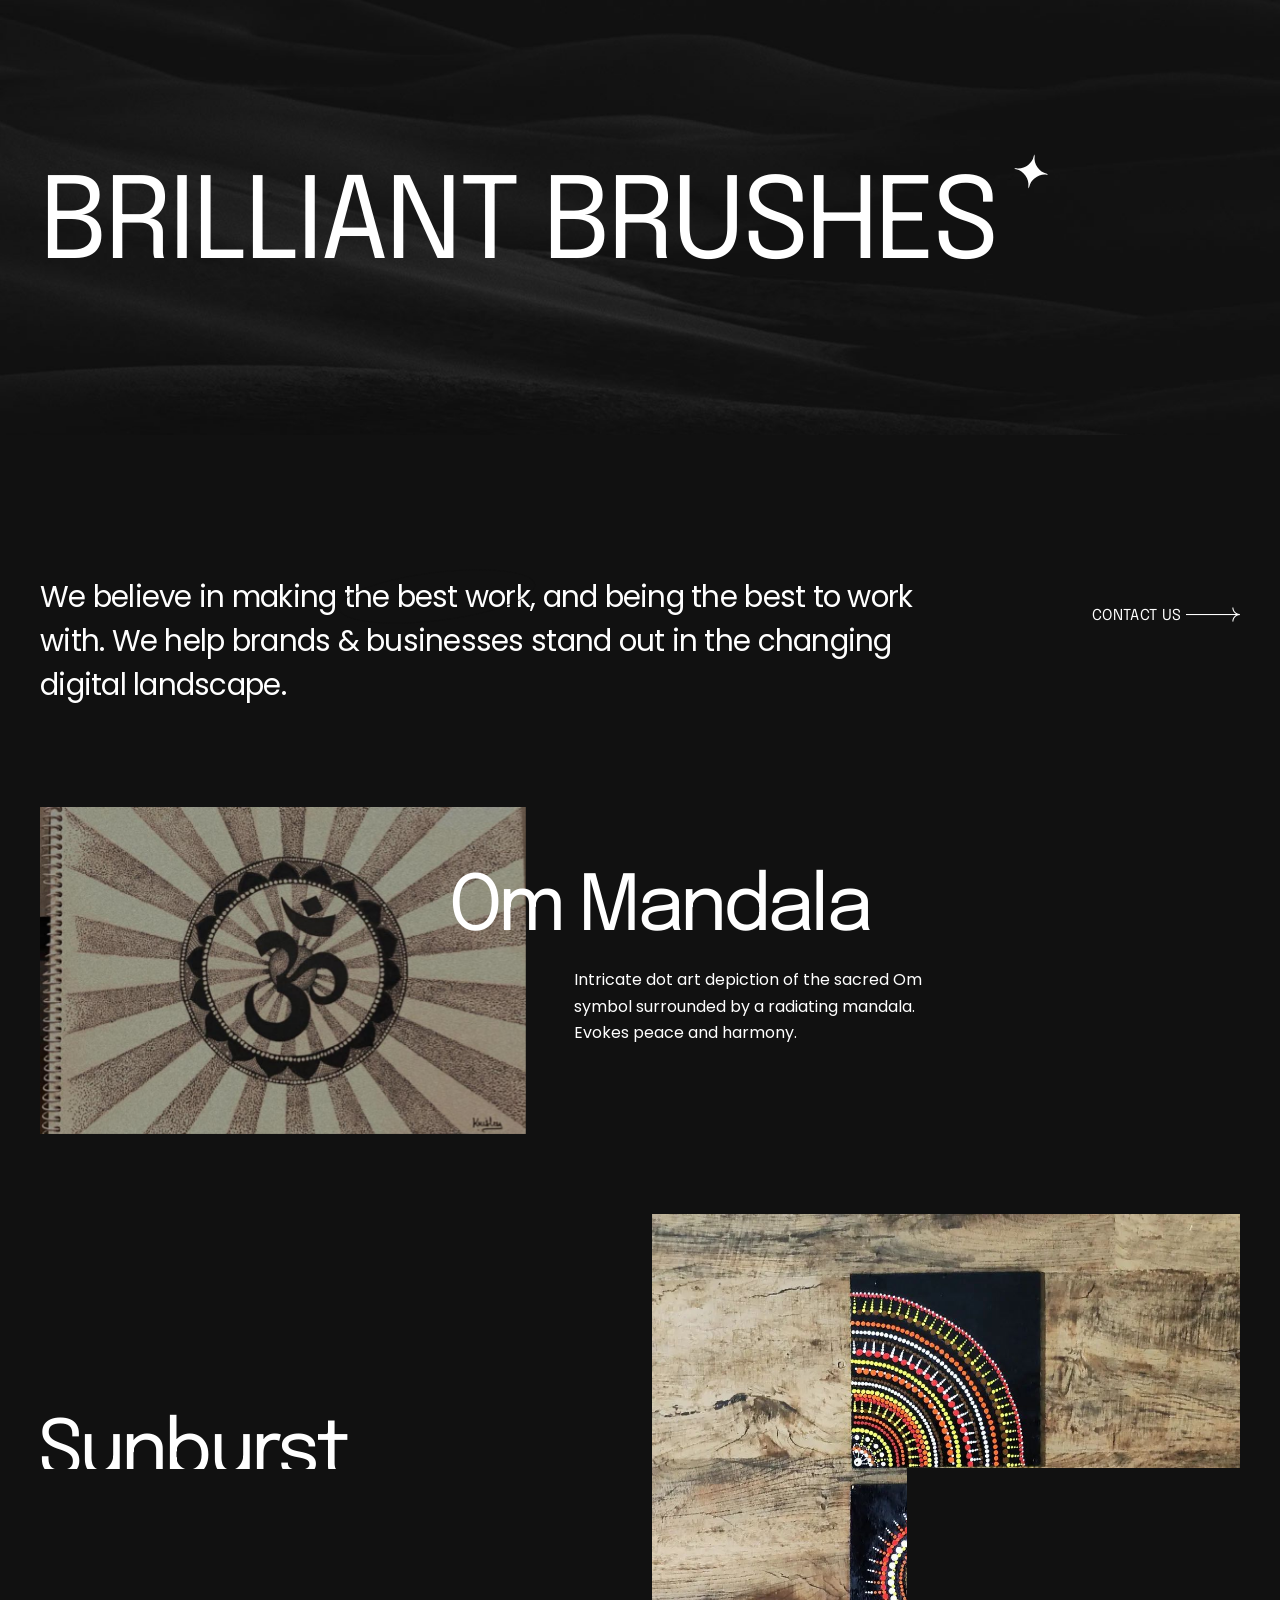
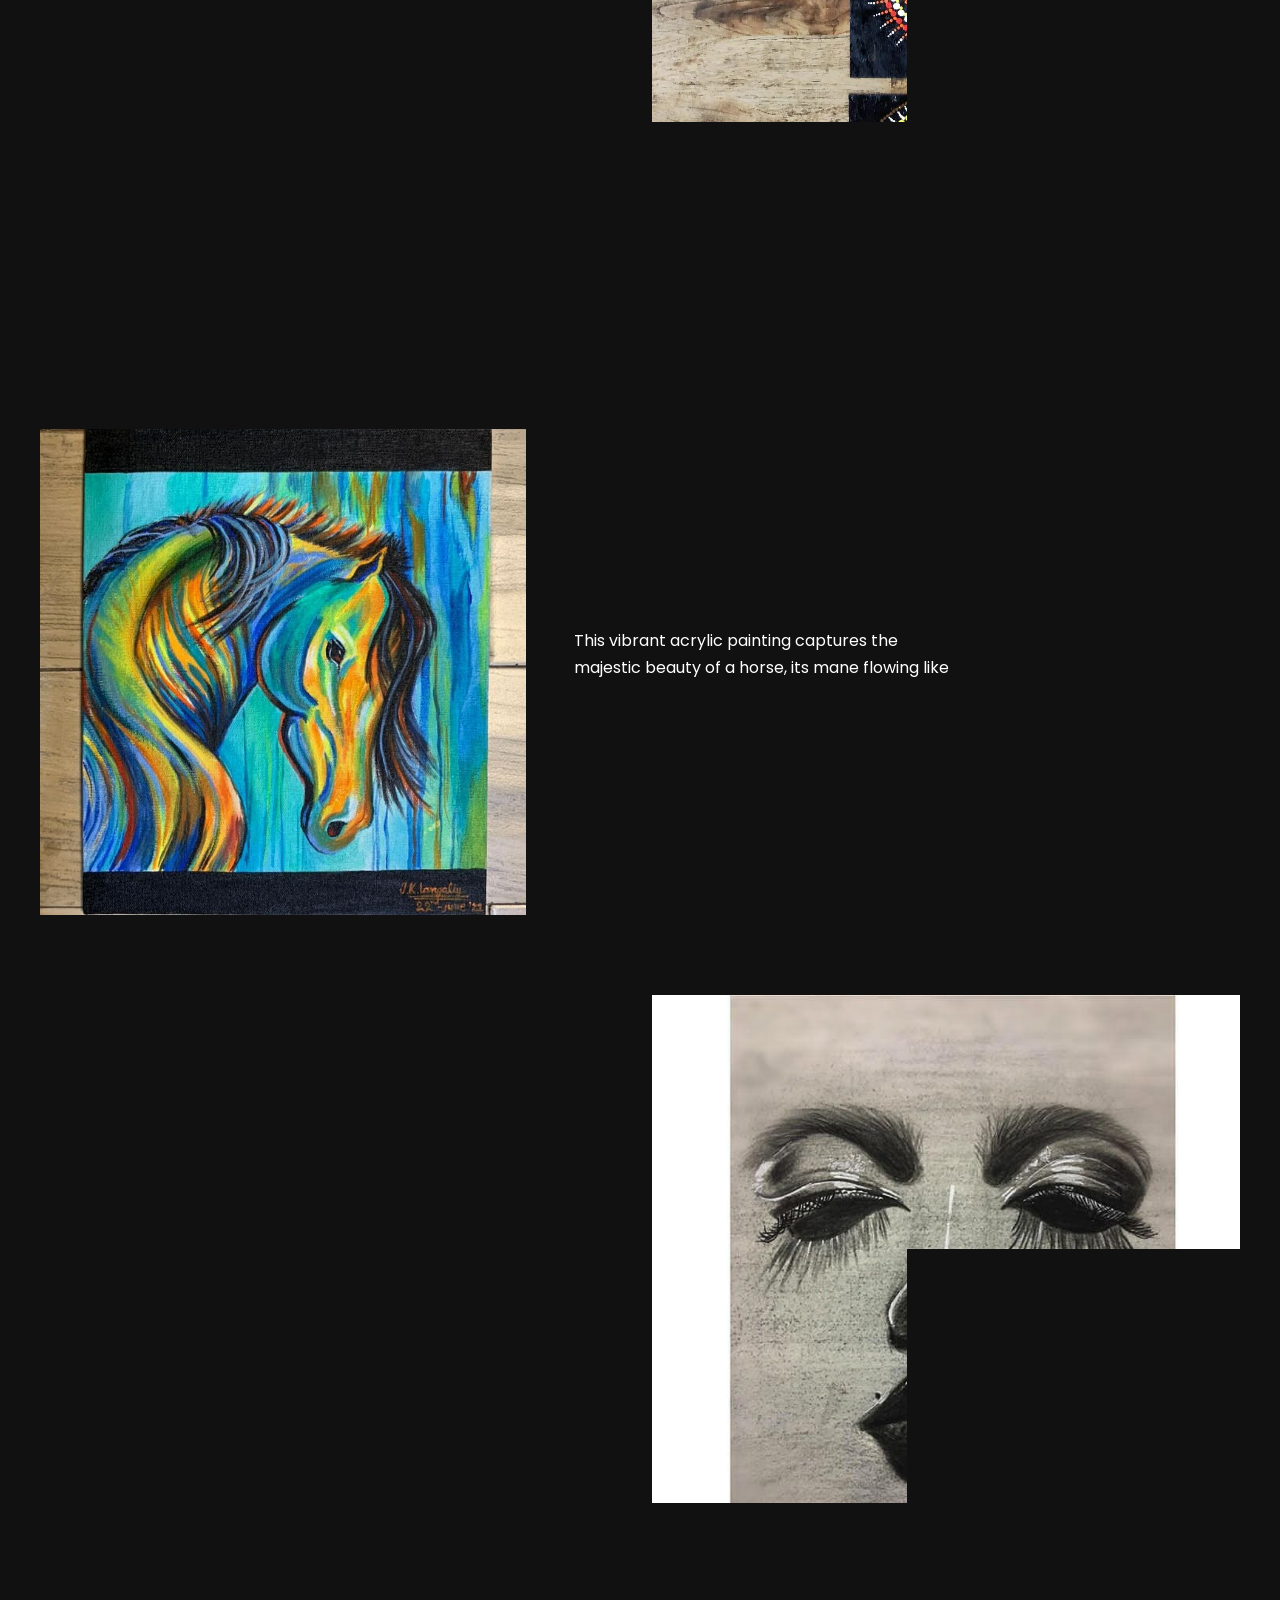
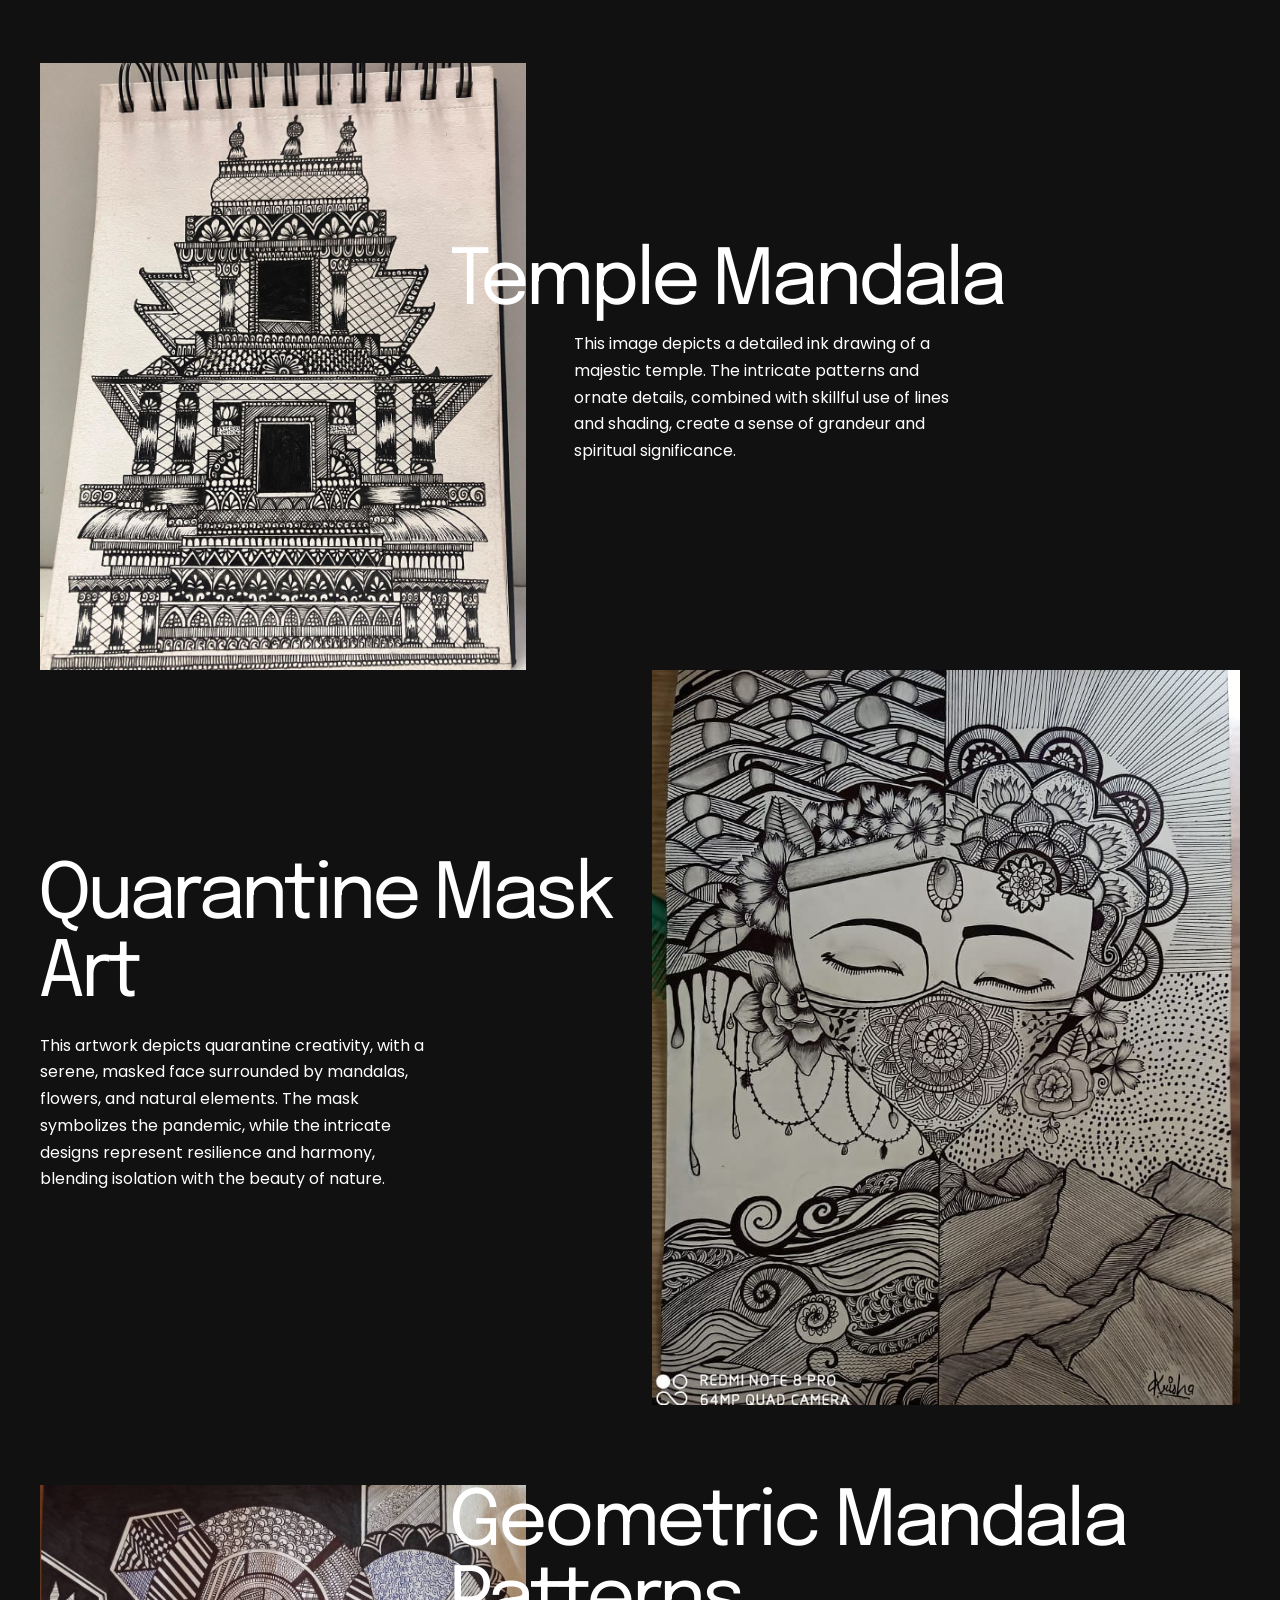
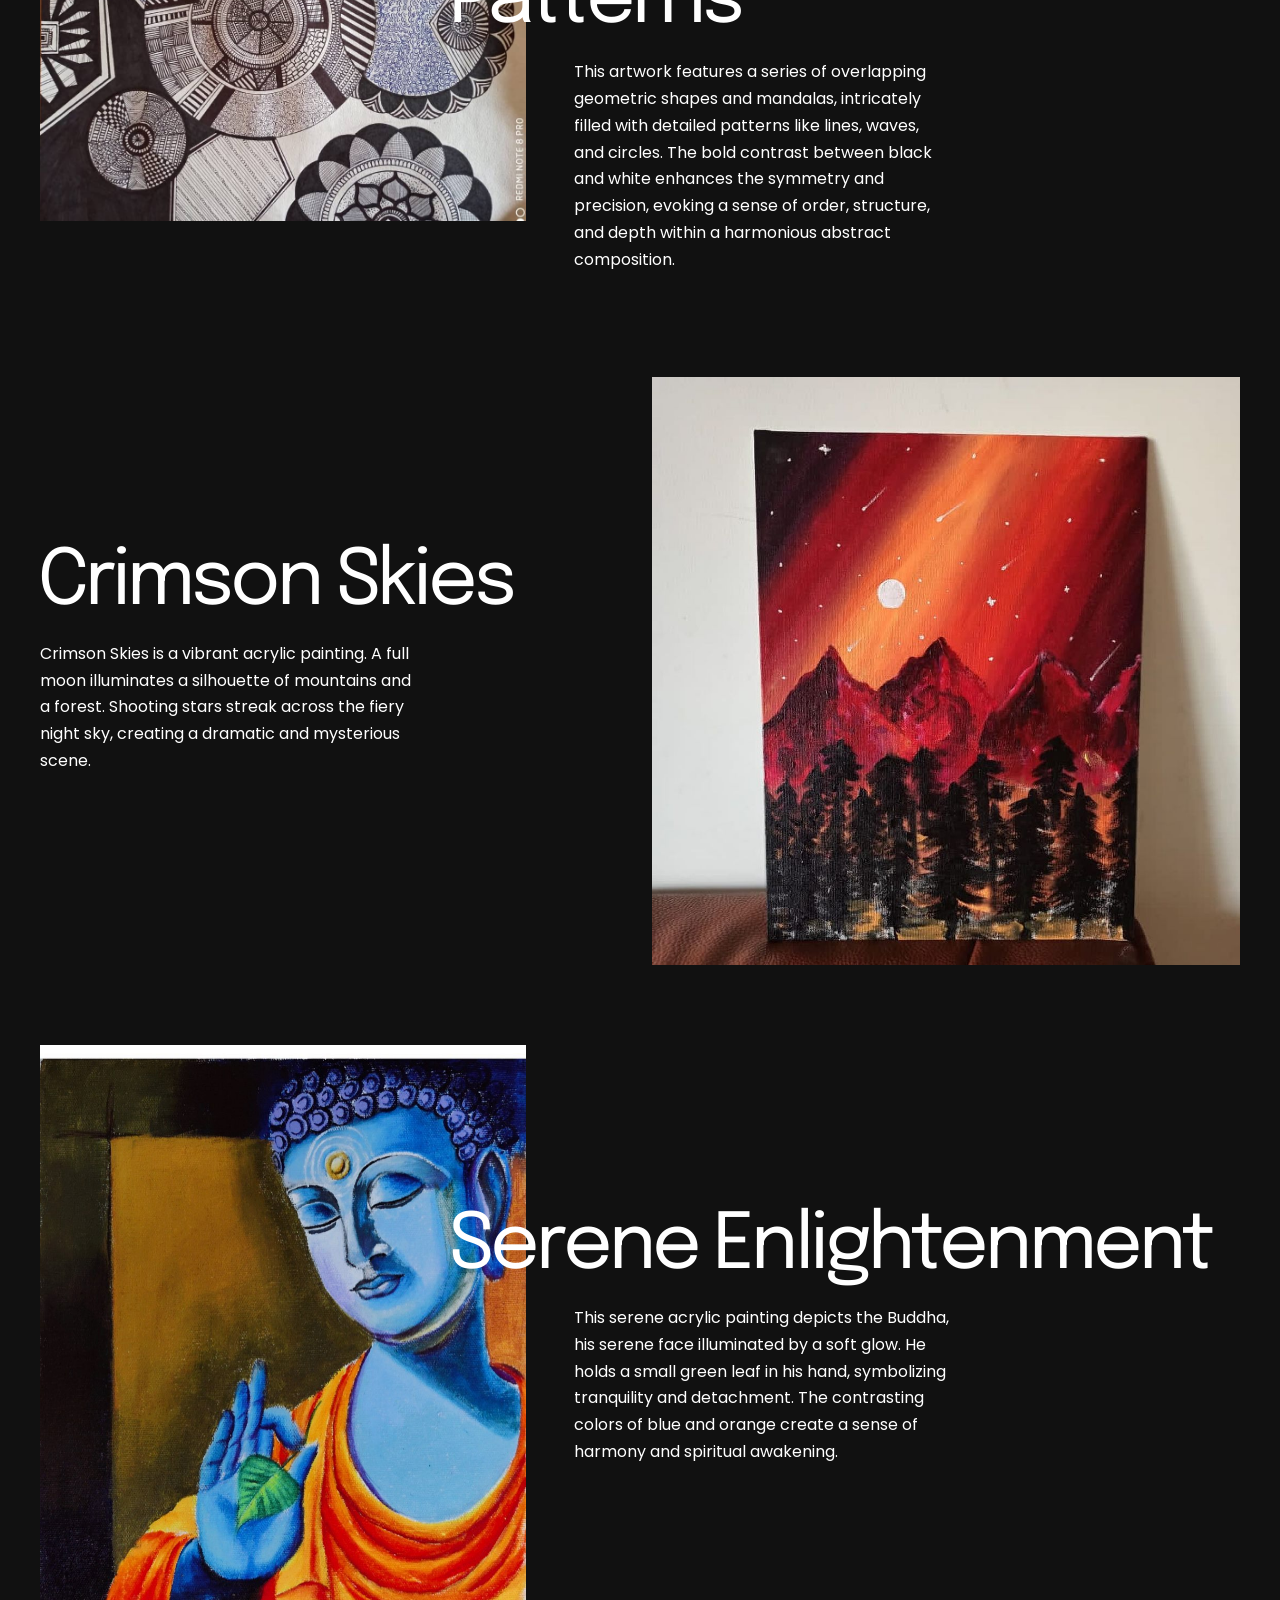
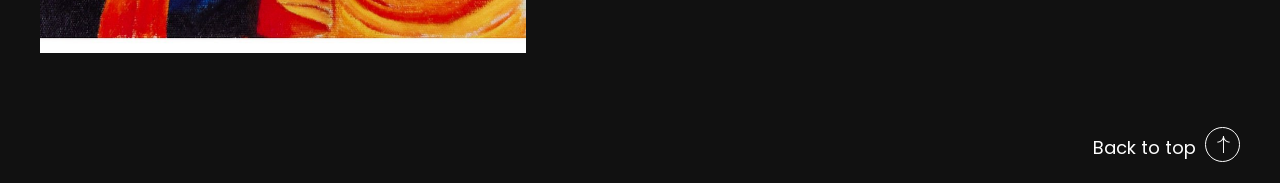
<file: index.html>
<!DOCTYPE html>
<html lang="en">

<head>
  <title>Brilliant Brushes</title>
  <meta charset="utf-8" />
  <meta name="viewport" content="width=device-width, initial-scale=1.0" />

  <!-- Favicon -->
  <link rel="icon" href="images/demo-brutalist/shape-2.svg" type="image/png" sizes="any" />
  <link rel="icon" href="images/demo-brutalist/shape-2.svg" type="image/svg+xml" />

  <!-- CSS -->
  <link rel="stylesheet" href="css/bootstrap.min.css" />
  <link rel="stylesheet" href="css/style.css" />
  <link rel="stylesheet" href="css/style-responsive.css" />
  <link rel="stylesheet" href="css/vertical-rhythm.min.css" />
  <link rel="stylesheet" href="css/magnific-popup.css" />
  <link rel="stylesheet" href="css/owl.carousel.css" />
  <link rel="stylesheet" href="css/splitting.css" />
  <link rel="stylesheet" href="css/YTPlayer.css" />
  <link rel="stylesheet" href="css/demo-brutalist/demo-brutalist.css" />

  <!-- Google Fonts -->
  <link rel="preconnect" href="https://fonts.googleapis.com" />
  <link rel="preconnect" href="https://fonts.gstatic.com" crossorigin />
  <link
    href="https://fonts.googleapis.com/css2?family=Epilogue:wght@400;500;600&family=Poppins:wght@400;500;600&display=swap"
    rel="stylesheet" />
  <!-- <style>
    .canvas-container {
    position: absolute;
    top: 0;
    left: 0;
    width: 100%;
    height: 100%;
    z-index: 1;
}

#canvas {
    width: 100%;
    height: 100%;
}
  </style> -->

</head>

<body class="appear-animate dark-mode">
  <!-- <audio id="background-music" autoplay loop>
    <source src="images/demo-brutalist/happy-birthday-to-you-piano-version-13976.mp3" type="audio/mpeg">
    Your browser does not support the audio element.
  </audio>
 -->

  <!-- Page Loader -->
  <div class="page-loader dark">
    <div class="loader">Loading...</div>
  </div>
  <!-- End Page Loader -->

  <!-- Skip to Content -->
  <a href="#main" class="btn skip-to-content">Skip to Content</a>

  <!-- End Skip to Content -->

  <!-- Page Wrap -->
  <div class="page bg-dark-1" id="top">
    <!-- Navigation Panel -->
    <nav class="main-nav dark dark-mode transparent stick-fixed wow-menubar">
      <div class="main-nav-sub full-wrapper">
        <!-- Logo  (* Add your text or image to the link tag. Use SVG or PNG image format. 
                    If you use a PNG logo image, the image resolution must be equal 200% of the visible logo
                    image size for support of retina screens. See details in the template documentation. *) -->
        <!-- <div class="nav-logo-wrap local-scroll">
            <a href="index.html" class="logo font-alt">
                Brilliant brushes
              <img
                src="images/demo-brutalist/logo-white.svg"
                alt="Your Company Logo"
                width="170"
                height="12"
              />
            </a>
          </div> -->

        <!-- Mobile Menu Button -->
        <!-- <div class="mobile-nav" role="button" tabindex="0">
            <i class="mobile-nav-icon"></i>
            <span class="visually-hidden">Menu</span>
          </div> -->

        <!-- Main Menu -->
        <div class="inner-nav desktop-nav font-alt"></div>
        <!-- End Main Menu -->
      </div>
    </nav>
    <!-- End Navigation Panel -->

    <main id="main">
      <!-- Home Section -->
      <section class="page-section parallax-5 light-content"
        style="background-image: url(images/demo-brutalist/section-bg-1.jpg); " id="home">
        <!-- <div class="canvas-container">
          <canvas id="canvas"></canvas>
        </div> -->
        <div class="container position-relative pt-20 pt-sm-40">
          <h1 class="hs-title-2 font-alt uppercase mb-0">
            <span class="wow charsAnimIn" data-splitting="chars">
              Brilliant brushes
            </span>
            <span class="section-title-image wow fadeScaleIn" data-wow-delay="0.3s">
              <img class="wow charsAnimIn" src="images/demo-brutalist/shape-2.svg" alt=""
                style="transform: rotate(10deg);" />
            </span>
          </h1>
          <audio id="backgroundMusic" src="images/demo-brutalist/happy-birthday-to-you-piano-version-13976.mp3"
            loop></audio>
        </div>
      </section>
      <!-- End Home Section -->

      <!-- Portfolio Section -->
      <section class="page-section bg-dark-1 light-content" id="portfolio" style="padding-bottom: 20px !important;">
        <div class="container position-relative">
          <div class="row mb-100 mb-md-80 mb-sm-40 wow fadeInUp">
            <div class="col-md-8 col-lg-9 mb-sm-30">
              <p class="section-descr-large mb-0">
                We believe in making
                <span class="mark-decoration-2">the best work</span>, and
                being the best to work with. We help brands & businesses stand
                out in the changing digital landscape.
              </p>
            </div>

            <div class="col-md-4 col-lg-3 text-end pt-20 pt-md-10 pt-sm-0 local-scroll">
              <a href="https://www.instagram.com/brilliant.brushes__1626/" target="_blank"
                class="link-hover-anim align-middle" data-link-animate="y">Contact Us <i
                  class="icon-arrow-right size-14"></i></a>
            </div>
          </div>

          <!-- Portfolio Grid -->
          <div>
            <!-- Portfolio Item -->
            <div class="portfolio-1-item row mb-80 mb-sm-50 wow fadeInUp" data-wow-delay="0.1s">
              <div class="col-md-5 mb-sm-30">
                <div class="portfolio-1-image">
                  <a href="images/demo-brutalist/portfolio/img-1.jpg" class="work-lightbox-link mfp-image"><img
                      src="images/demo-brutalist/portfolio/img-1.jpg" loading="lazy" width="700" height="848"
                      alt="Image Description" class="img-lazy-work" /></a>
                </div>
              </div>
              <div class="col-md-7 d-flex align-items-center">
                <div>
                  <h3 class="portfolio-1-title font-alt mb-20">
                    <a href="index.html">Om Mandala</a>
                  </h3>
                  <div class="ps-md-2 ps-lg-4">
                    <div class="row">
                      <div class="col-md-10 col-lg-8 col-xl-7">
                        <p class="portfolio-1-descr">
                          Intricate dot art depiction of the sacred Om symbol surrounded by a radiating mandala. Evokes
                          peace and harmony.
                        </p>
                      </div>
                    </div>
                  </div>
                </div>
              </div>
            </div>
            <!-- End Portfolio Item -->

            <!-- Portfolio Item -->
            <div class="portfolio-1-item row mb-80 mb-sm-50 wow fadeInUp" data-wow-delay="0.1s">
              <div class="col-md-6 d-flex align-items-center">
                <div>
                  <h3 class="portfolio-1-title font-alt mb-20 ms-0">
                    <a href="index.html">Sunburst Triptych</a>
                  </h3>
                  <div class="row">
                    <div class="col-md-11 col-lg-9 col-xl-8">
                      <p class="portfolio-1-descr">
                        This vibrant dot art triptych features three interconnected sunburst mandalas. The contrasting
                        colors create a dynamic and eye-catching composition, evoking warmth, energy, and cosmic
                        harmony.
                      </p>
                    </div>
                  </div>
                </div>
              </div>
              <div class="col-md-6 order-first order-md-last mb-sm-30">
                <div class="portfolio-1-image">
                  <a href="images/demo-brutalist/portfolio/img-2.webp" class="work-lightbox-link mfp-image"><img
                      src="images/demo-brutalist/portfolio/img-2.webp" loading="lazy" width="848" height="700"
                      alt="Image Description" /></a>
                </div>
              </div>
            </div>
            <!-- End Portfolio Item -->

            <!-- Portfolio Item -->
            <div class="portfolio-1-item row mb-80 mb-sm-50 wow fadeInUp" data-wow-delay="0.1s">
              <div class="col-md-5 mb-sm-30">
                <div class="portfolio-1-image">
                  <a href="images/demo-brutalist/portfolio/img-3.jpg" class="work-lightbox-link mfp-image"><img
                      src="images/demo-brutalist/portfolio/img-3.jpg" loading="lazy" width="700" height="848"
                      alt="Image Description" /></a>
                </div>
              </div>
              <div class="col-md-7 d-flex align-items-center">
                <div>
                  <h3 class="portfolio-1-title font-alt mb-20">
                    <a href="index.html">Equine Rainbow</a>
                  </h3>
                  <div class="ps-md-2 ps-lg-4">
                    <div class="row">
                      <div class="col-md-10 col-lg-8 col-xl-7">
                        <p class="portfolio-1-descr">
                          This vibrant acrylic painting captures the majestic beauty of a horse, its mane flowing like a
                          rainbow. The use of bold colors and expressive brushstrokes brings the animal to
                          life, conveying a sense of strength, grace, and freedom.
                        </p>
                      </div>
                    </div>
                  </div>
                </div>
              </div>
            </div>
            <!-- End Portfolio Item -->

            <!-- Portfolio Item -->
            <div class="portfolio-1-item row mb-80 mb-sm-50 wow fadeInUp" data-wow-delay="0.1s">
              <div class="col-md-6 d-flex align-items-center">
                <div>
                  <h3 class="portfolio-1-title font-alt mb-20 ms-0">
                    <a href="index.html">Dreamlike Serenity </a>
                  </h3>
                  <div class="row">
                    <div class="col-md-11 col-lg-9 col-xl-8">
                      <p class="portfolio-1-descr">
                        This charcoal drawing depicts a woman's face, her eyes gently closed and her lips pursed in a
                        serene expression.
                      </p>
                    </div>
                  </div>
                </div>
              </div>
              <div class="col-md-6 order-first order-md-last mb-sm-30">
                <div class="portfolio-1-image">
                  <a href="images/demo-brutalist/portfolio/img-5.jpg" class="work-lightbox-link mfp-image"><img
                      src="images/demo-brutalist/portfolio/img-5.jpg" loading="lazy" width="848" height="700"
                      alt="Image Description" /></a>
                </div>
              </div>
            </div>
            <!-- End Portfolio Item -->

            <!-- Portfolio Item -->
            <div class="portfolio-1-item row wow fadeInUp" data-wow-delay="0.1s">
              <div class="col-md-5 mb-sm-30">
                <div class="portfolio-1-image">
                  <a href="images/demo-brutalist/portfolio/img-4.jpg" class="work-lightbox-link mfp-image"><img
                      src="images/demo-brutalist/portfolio/img-4.jpg" loading="lazy" width="700" height="848"
                      alt="Image Description" /></a>
                </div>
              </div>
              <div class="col-md-7 d-flex align-items-center">
                <div>
                  <h3 class="portfolio-1-title font-alt mb-10">
                    <a href="index.html">Temple Mandala</a>
                  </h3>
                  <div class="ps-md-2 ps-lg-4">
                    <div class="row">
                      <div class="col-md-10 col-lg-8 col-xl-7">
                        <p class="portfolio-1-descr">
                          This image depicts a detailed ink drawing of a majestic temple. The intricate patterns and
                          ornate details, combined with skillful use of lines and shading, create a sense of
                          grandeur and spiritual significance.

                        </p>
                      </div>
                    </div>
                  </div>
                </div>
              </div>
            </div>
            <!-- End Portfolio Item -->
          </div>
          <!-- End Portfolio Grid -->
          <!-- Portfolio Item -->
          <div class="portfolio-1-item row mb-80 mb-sm-50 wow fadeInUp" data-wow-delay="0.1s">
            <div class="col-md-6 d-flex align-items-center">
              <div>
                <h3 class="portfolio-1-title font-alt mb-20 ms-0">
                  <a href="index.html">Quarantine Mask Art</a>
                </h3>
                <div class="row">
                  <div class="col-md-11 col-lg-9 col-xl-8">
                    <p class="portfolio-1-descr">
                      This artwork depicts quarantine creativity, with a serene, masked face surrounded by mandalas,
                      flowers, and natural elements. The mask symbolizes the pandemic, while the intricate designs
                      represent resilience and harmony, blending isolation with the beauty of nature.
                    </p>
                  </div>
                </div>
              </div>
            </div>
            <div class="col-md-6 order-first order-md-last mb-sm-30">
              <div class="portfolio-1-image">
                <a href="images/demo-brutalist/portfolio/img-6.jpg" class="work-lightbox-link mfp-image"><img
                    src="images/demo-brutalist/portfolio/img-6.jpg" loading="lazy" width="848" height="700"
                    alt="Image Description" /></a>
              </div>
            </div>
          </div>
          <!-- End Portfolio Item -->

          <!-- Portfolio Item -->
          <div class="portfolio-1-item row mb-80 mb-sm-50 wow fadeInUp" data-wow-delay="0.1s">
            <div class="col-md-5 mb-sm-30">
              <div class="portfolio-1-image">
                <a href="images/demo-brutalist/portfolio/img-7.jpg" class="work-lightbox-link mfp-image"><img
                    src="images/demo-brutalist/portfolio/img-7.jpg" loading="lazy" width="700" height="848"
                    alt="Image Description" /></a>
              </div>
            </div>
            <div class="col-md-7 d-flex align-items-center">
              <div>
                <h3 class="portfolio-1-title font-alt mb-20">
                  <a href="index.html">Geometric Mandala Patterns</a>
                </h3>
                <div class="ps-md-2 ps-lg-4">
                  <div class="row">
                    <div class="col-md-10 col-lg-8 col-xl-7">
                      <p class="portfolio-1-descr">
                        This artwork features a series of overlapping geometric shapes and mandalas, intricately filled
                        with detailed patterns like lines, waves, and circles. The bold contrast between black and white
                        enhances the symmetry and precision, evoking a sense of order, structure, and depth within a
                        harmonious abstract composition.
                      </p>
                    </div>
                  </div>
                </div>
              </div>
            </div>
          </div>
          <!-- End Portfolio Item -->

          <!-- Portfolio Item -->
          <div class="portfolio-1-item row mb-80 mb-sm-50 wow fadeInUp" data-wow-delay="0.1s">
            <div class="col-md-6 d-flex align-items-center">
              <div>
                <h3 class="portfolio-1-title font-alt mb-20 ms-0">
                  <a href="index.html">Crimson Skies</a>
                </h3>
                <div class="row">
                  <div class="col-md-11 col-lg-9 col-xl-8">
                    <p class="portfolio-1-descr">
                      Crimson Skies is a vibrant acrylic painting. A full moon illuminates a silhouette of mountains and
                      a forest. Shooting stars streak across the fiery night sky, creating a dramatic and mysterious
                      scene.
                    </p>
                  </div>
                </div>
              </div>
            </div>
            <div class="col-md-6 order-first order-md-last mb-sm-30">
              <div class="portfolio-1-image">
                <a href="images/demo-brutalist/portfolio/img-10.jpg" class="work-lightbox-link mfp-image"><img
                    src="images/demo-brutalist/portfolio/img-10.jpg" loading="lazy" width="848" height="700"
                    alt="Image Description" /></a>
              </div>
            </div>
          </div>

          <!-- End Portfolio Item -->

          <!-- Portfolio Item -->
          <div class="portfolio-1-item row mb-80 mb-sm-50 wow fadeInUp" data-wow-delay="0.1s">
            <div class="col-md-5 mb-sm-30">
              <div class="portfolio-1-image">
                <a href="images/demo-brutalist/portfolio/img-11.jpg" class="work-lightbox-link mfp-image"><img
                    src="images/demo-brutalist/portfolio/img-11.jpg" loading="lazy" width="700" height="848"
                    alt="Image Description" /></a>
              </div>
            </div>
            <div class="col-md-7 d-flex align-items-center">
              <div>
                <h3 class="portfolio-1-title font-alt mb-20">
                  <a href="index.html">Serene Enlightenment</a>
                </h3>
                <div class="ps-md-2 ps-lg-4">
                  <div class="row">
                    <div class="col-md-10 col-lg-8 col-xl-7">
                      <p class="portfolio-1-descr">
                        This serene acrylic painting depicts the Buddha, his serene face illuminated by a soft glow. He
                        holds a small green leaf in his hand, symbolizing tranquility and detachment. The contrasting
                        colors of blue and orange create a sense of harmony and spiritual awakening.
                      </p>
                    </div>
                  </div>
                </div>
              </div>
            </div>
          </div>
          <!-- End Portfolio Item -->

          <!-- Portfolio Item -->
          <!-- <div class="portfolio-1-item row mb-80 mb-sm-50 wow fadeInUp" data-wow-delay="0.1s">
            <div class="col-md-6 d-flex align-items-center">
              <div>
                <h3 class="portfolio-1-title font-alt mb-20 ms-0">
                  <a href="index.html">Rise of Design</a>
                </h3>
                <div class="row">
                  <div class="col-md-11 col-lg-9 col-xl-8">
                    <p class="portfolio-1-descr">
                      Take maximus ligula semper metus pellente mattis.
                      Maecenas volutpat, diam enim. Lorem ipsum dolor sit
                      amet adipiscing elit.
                    </p>
                  </div>
                </div>
              </div>
            </div>
            <div class="col-md-6 order-first order-md-last mb-sm-30">
              <div class="portfolio-1-image">
                <a href="images/demo-brutalist/portfolio/img-9.jpg" class="work-lightbox-link mfp-image"><img
                    src="images/demo-brutalist/portfolio/img-9.jpg" loading="lazy" width="848" height="700"
                    alt="Image Description" /></a>
              </div>
            </div>
          </div> -->
          <!-- End Portfolio Item -->

          <!-- <div class="portfolio-1-item row mb-80 mb-sm-50 wow fadeInUp" data-wow-delay="0.1s"> -->
          <div class="col-lg-12 text-end text-lg-end local-scroll">
            <a href="#top" class="fw-top-link">
              <span class="fw-top-link-underline">Back to top</span>
              <span class="icon ms-1">
                <i class="icon-arrow-up size-17"></i>
          </div>
          <!-- </div> -->
        </div>
        <!-- End Portfolio Grid -->
  </div>

  </section>
  <!-- End Portfolio Section -->
  </main>
  </div>
  <!-- End Page Wrap -->

  <!-- JS -->
  <script src="js/jquery.min.js"></script>
  <script src="js/bootstrap.bundle.min.js"></script>
  <script src="js/plugins.js"></script>
  <script src="js/jquery.ajaxchimp.min.js"></script>
  <script src="js/contact-form.js"></script>
  <script src="js/all.js"></script>
  <!-- <script src="js/fire.js"></script> -->
  <!-- End JS -->
</body>

</html>
</file>
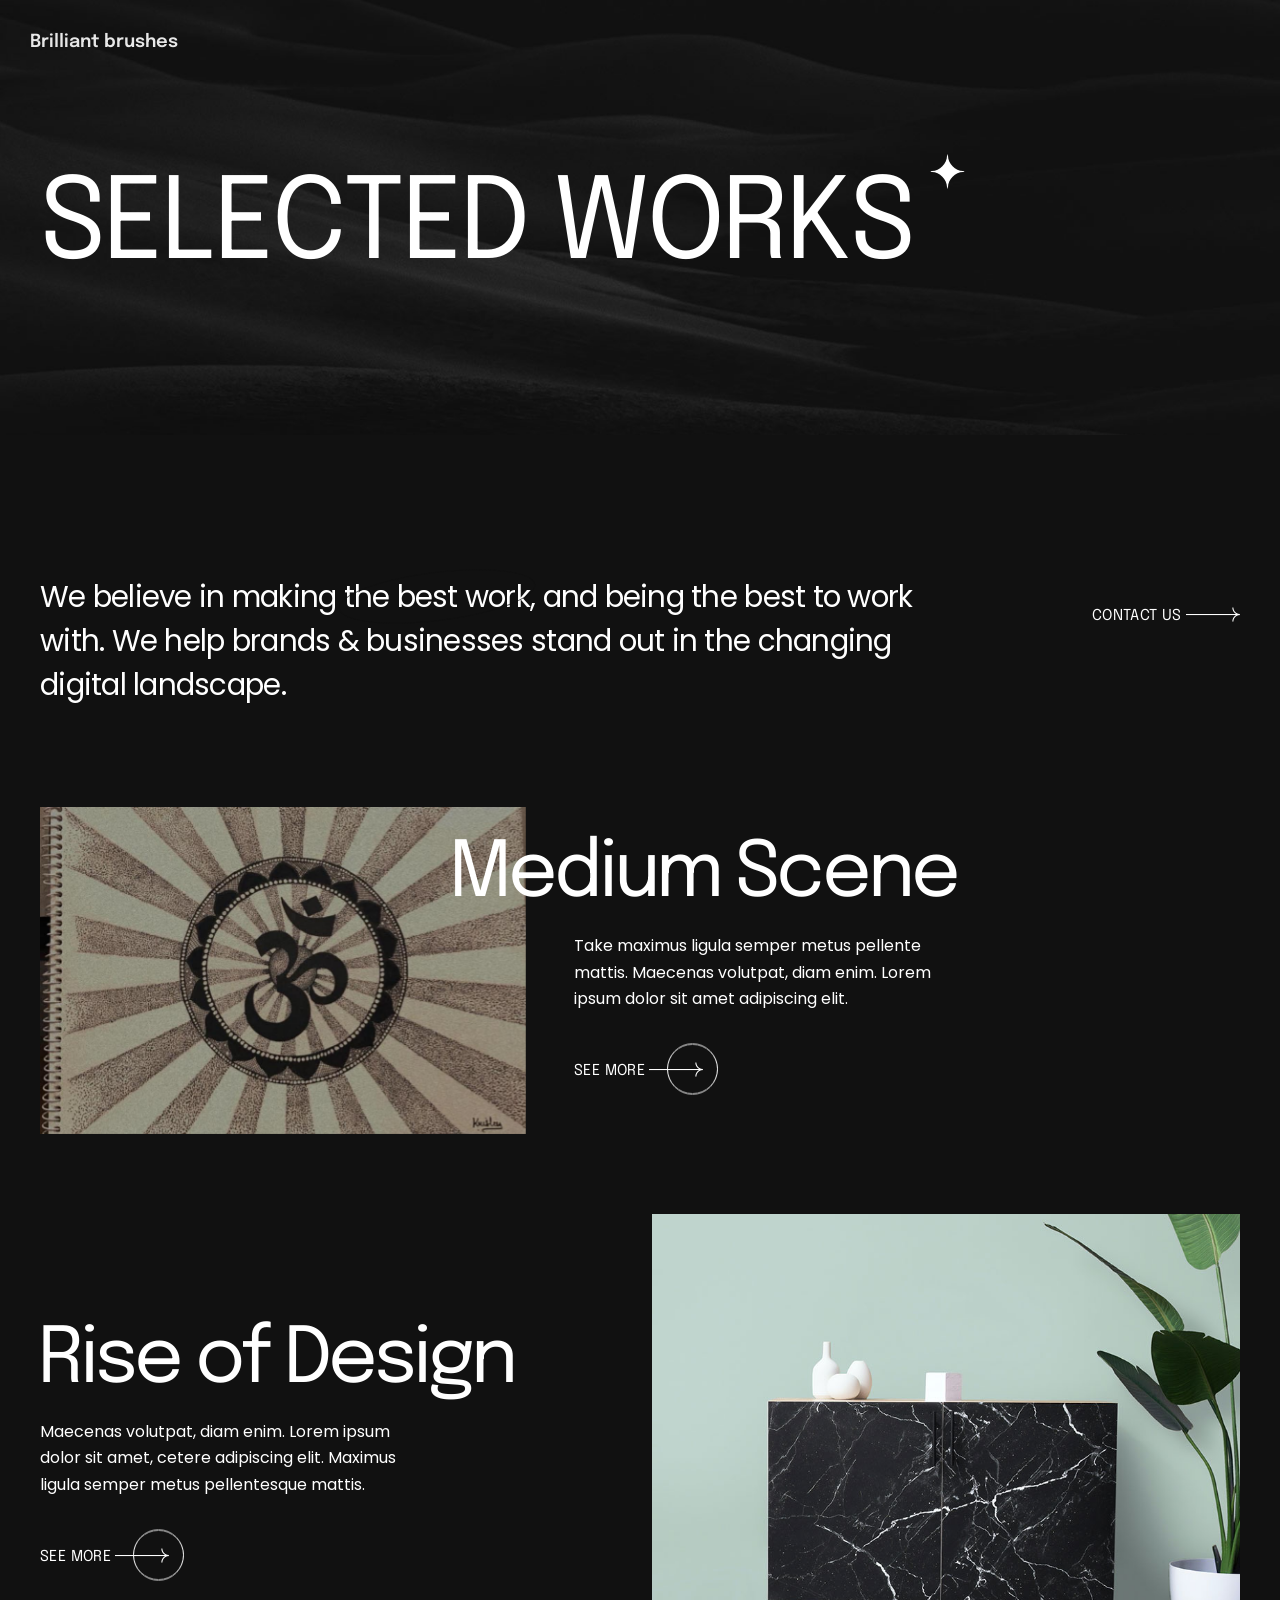
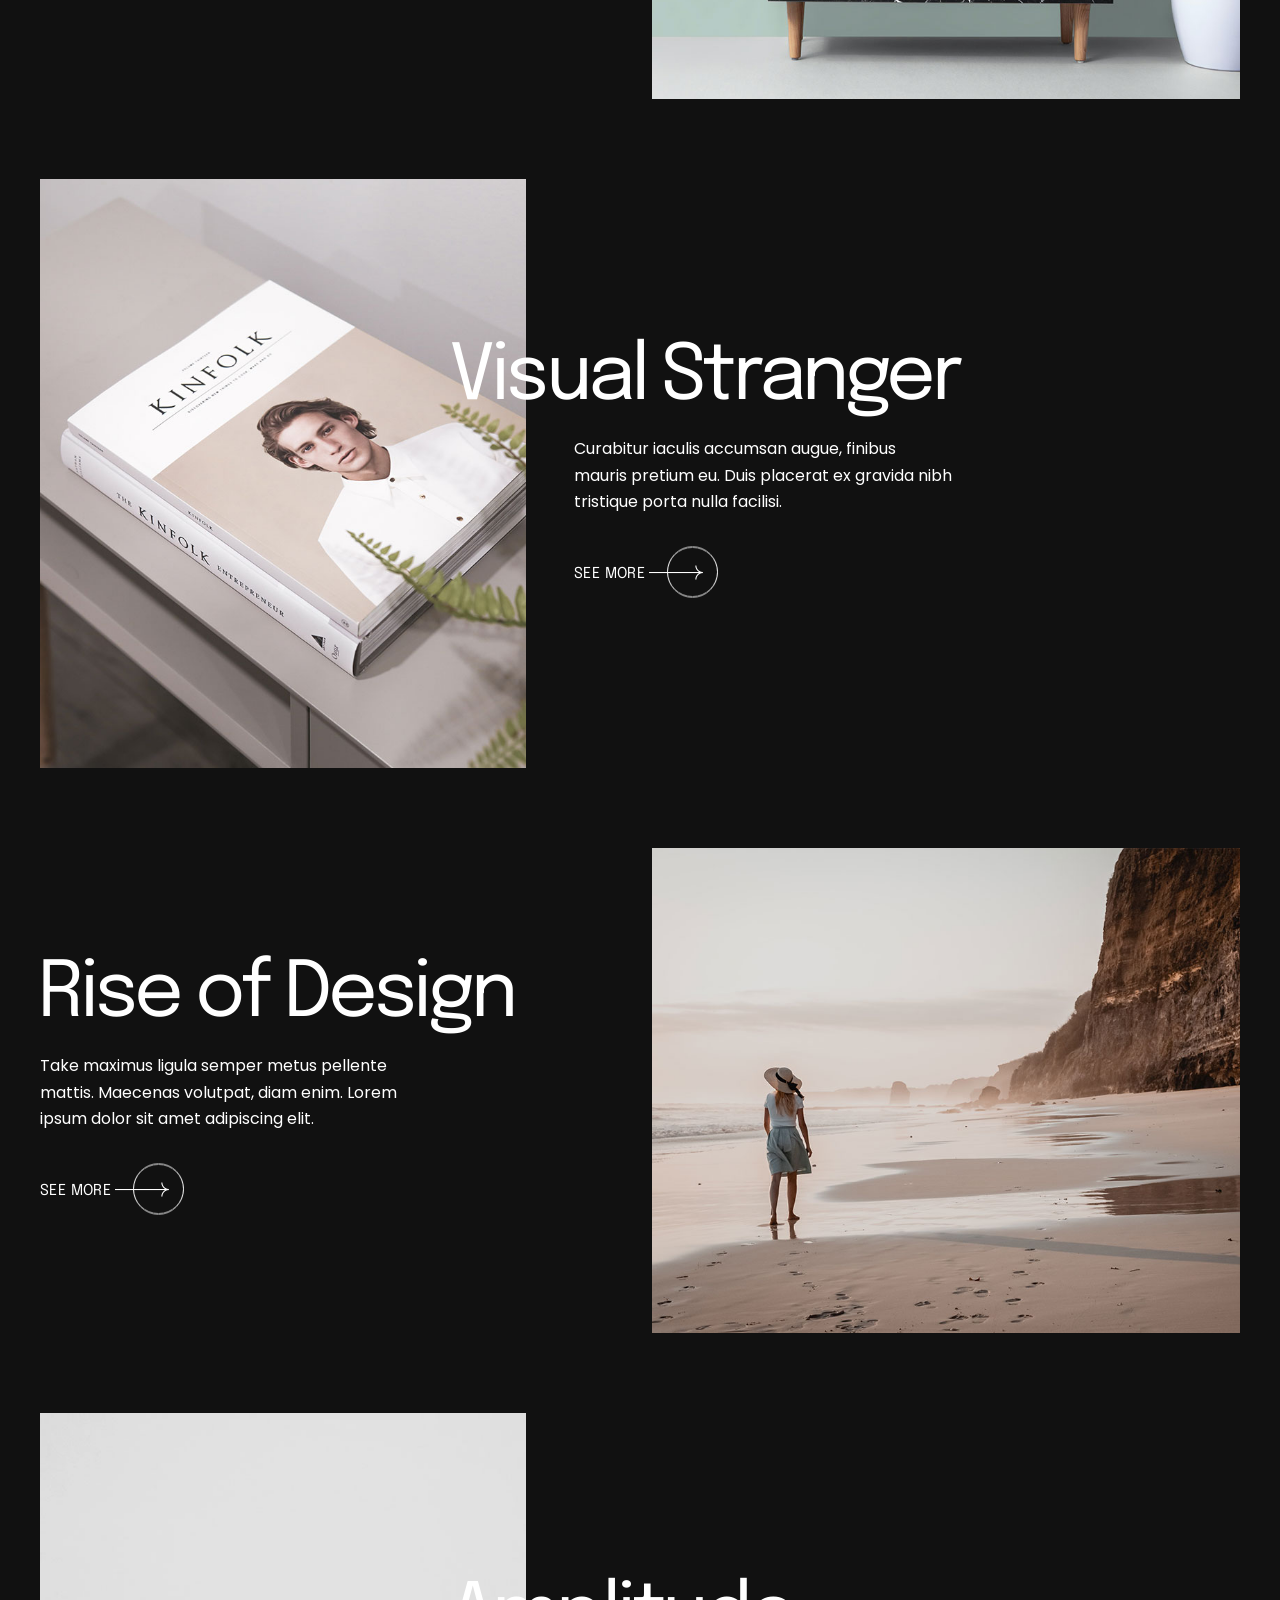
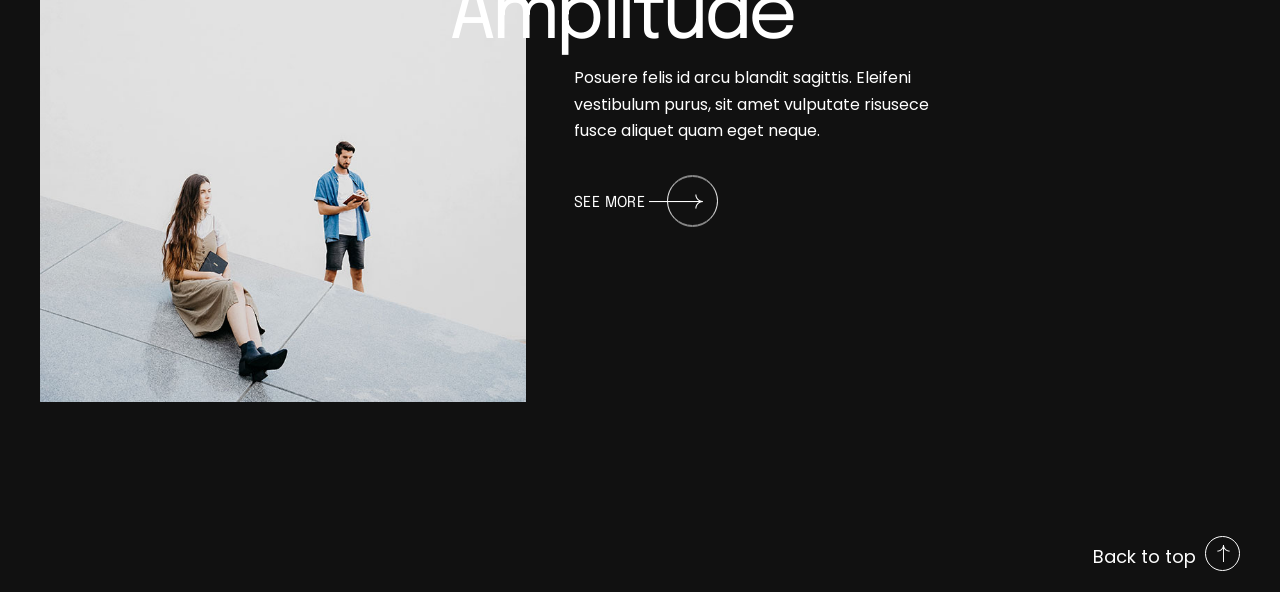
<file: brutalist-portfolio-dark.html>
<!DOCTYPE html>
<html lang="en">
  <head>
    <title>Brilliant &mdash; One & Multi Page Creative Template</title>
    <meta charset="utf-8" />
    <meta name="viewport" content="width=device-width, initial-scale=1.0" />

    <!-- Favicon -->
    <link rel="icon" href="images/favicon.png" type="image/png" sizes="any" />
    <link rel="icon" href="images/favicon.svg" type="image/svg+xml" />

    <!-- CSS -->
    <link rel="stylesheet" href="css/bootstrap.min.css" />
    <link rel="stylesheet" href="css/style.css" />
    <link rel="stylesheet" href="css/style-responsive.css" />
    <link rel="stylesheet" href="css/vertical-rhythm.min.css" />
    <link rel="stylesheet" href="css/magnific-popup.css" />
    <link rel="stylesheet" href="css/owl.carousel.css" />
    <link rel="stylesheet" href="css/splitting.css" />
    <link rel="stylesheet" href="css/YTPlayer.css" />
    <link rel="stylesheet" href="css/demo-brutalist/demo-brutalist.css" />

    <!-- Google Fonts -->
    <link rel="preconnect" href="https://fonts.googleapis.com" />
    <link rel="preconnect" href="https://fonts.gstatic.com" crossorigin />
    <link
      href="https://fonts.googleapis.com/css2?family=Epilogue:wght@400;500;600&family=Poppins:wght@400;500;600&display=swap"
      rel="stylesheet"
    />
  </head>
  <body class="appear-animate dark-mode">
    <!-- Page Loader -->
    <div class="page-loader dark">
      <div class="loader">Loading...</div>
    </div>
    <!-- End Page Loader -->

    <!-- Skip to Content -->
    <a href="#main" class="btn skip-to-content">Skip to Content</a>
    <!-- End Skip to Content -->

    <!-- Page Wrap -->
    <div class="page bg-dark-1" id="top">
      <!-- Navigation Panel -->
      <nav class="main-nav dark dark-mode transparent stick-fixed wow-menubar">
        <div class="main-nav-sub full-wrapper">
          <!-- Logo  (* Add your text or image to the link tag. Use SVG or PNG image format. 
                    If you use a PNG logo image, the image resolution must be equal 200% of the visible logo
                    image size for support of retina screens. See details in the template documentation. *) -->
          <div class="nav-logo-wrap local-scroll">
            <a href="index.html" class="logo font-alt">
                Brilliant brushes
              <!-- <img
                src="images/demo-brutalist/logo-white.svg"
                alt="Your Company Logo"
                width="170"
                height="12"
              /> -->
            </a>
          </div>

          <!-- Mobile Menu Button -->
          <div class="mobile-nav" role="button" tabindex="0">
            <i class="mobile-nav-icon"></i>
            <span class="visually-hidden">Menu</span>
          </div>

          <!-- Main Menu -->
          <div class="inner-nav desktop-nav font-alt"></div>
          <!-- End Main Menu -->
        </div>
      </nav>
      <!-- End Navigation Panel -->

      <main id="main">
        <!-- Home Section -->
        <section
          class="page-section parallax-5 light-content"
          style="background-image: url(images/demo-brutalist/section-bg-1.jpg)"
          id="home"
        >
          <div class="container position-relative pt-20 pt-sm-40">
            <h1 class="hs-title-2 font-alt uppercase mb-0">
              <span class="wow charsAnimIn" data-splitting="chars">
                Selected Works
              </span>
              <span
                class="section-title-image wow fadeScaleIn"
                data-wow-delay="0.3s"
              >
                <img src="images/demo-brutalist/shape-2.svg" alt="" />
              </span>
            </h1>
          </div>
        </section>
        <!-- End Home Section -->

        <!-- Portfolio Section -->
        <section class="page-section bg-dark-1 light-content" id="portfolio">
          <div class="container position-relative">
            <div class="row mb-100 mb-md-80 mb-sm-40 wow fadeInUp">
              <div class="col-md-8 col-lg-9 mb-sm-30">
                <p class="section-descr-large mb-0">
                  We believe in making
                  <span class="mark-decoration-2">the best work</span>, and
                  being the best to work with. We help brands & businesses stand
                  out in the changing digital landscape.
                </p>
              </div>

              <div
                class="col-md-4 col-lg-3 text-end pt-20 pt-md-10 pt-sm-0 local-scroll"
              >
                <a
                  href="#contact"
                  class="link-hover-anim align-middle"
                  data-link-animate="y"
                  >Contact Us <i class="icon-arrow-right size-14"></i
                ></a>
              </div>
            </div>

            <!-- Portfolio Grid -->
            <div>
              <!-- Portfolio Item -->
              <div
                class="portfolio-1-item row mb-80 mb-sm-50 wow fadeInUp"
                data-wow-delay="0.1s"
              >
                <div class="col-md-5 mb-sm-30">
                  <div class="portfolio-1-image">
                    <a href="brutalist-portfolio-single-dark.html"
                      ><img
                        src="images/demo-brutalist/portfolio/img-1.jpg"
                        loading="lazy"
                        width="700"
                        height="848"
                        alt="Image Description"
                    /></a>
                  </div>
                </div>
                <div class="col-md-7 d-flex align-items-center">
                  <div>
                    <h3 class="portfolio-1-title font-alt mb-20">
                      <a href="brutalist-portfolio-single-dark.html"
                        >Medium Scene</a
                      >
                    </h3>
                    <div class="ps-md-2 ps-lg-4">
                      <div class="row">
                        <div class="col-md-10 col-lg-8 col-xl-7">
                          <p class="portfolio-1-descr">
                            Take maximus ligula semper metus pellente mattis.
                            Maecenas volutpat, diam enim. Lorem ipsum dolor sit
                            amet adipiscing elit.
                          </p>
                        </div>
                      </div>
                      <div>
                        <a
                          href="#"
                          class="link-hover-anim link-circle align-middle"
                          data-link-animate="y"
                        >
                          See more <i class="icon-arrow-right size-14"></i
                        ></a>
                      </div>
                    </div>
                  </div>
                </div>
              </div>
              <!-- End Portfolio Item -->

              <!-- Portfolio Item -->
              <div
                class="portfolio-1-item row mb-80 mb-sm-50 wow fadeInUp"
                data-wow-delay="0.1s"
              >
                <div class="col-md-6 d-flex align-items-center">
                  <div>
                    <h3 class="portfolio-1-title font-alt mb-20 ms-0">
                      <a href="brutalist-portfolio-single-dark.html"
                        >Rise of Design</a
                      >
                    </h3>
                    <div class="row">
                      <div class="col-md-11 col-lg-9 col-xl-8">
                        <p class="portfolio-1-descr">
                          Maecenas volutpat, diam enim. Lorem ipsum dolor sit
                          amet, cetere adipiscing elit. Maximus ligula semper
                          metus pellentesque mattis.
                        </p>
                      </div>
                    </div>
                    <div>
                      <a
                        href="brutalist-portfolio-single-dark.html"
                        class="link-hover-anim link-circle align-middle"
                        data-link-animate="y"
                      >
                        See more <i class="icon-arrow-right size-14"></i
                      ></a>
                    </div>
                  </div>
                </div>
                <div class="col-md-6 order-first order-md-last mb-sm-30">
                  <div class="portfolio-1-image">
                    <a href="brutalist-portfolio-single-dark.html"
                      ><img
                        src="images/demo-brutalist/portfolio/2.jpg"
                        loading="lazy"
                        width="848"
                        height="700"
                        alt="Image Description"
                    /></a>
                  </div>
                </div>
              </div>
              <!-- End Portfolio Item -->

              <!-- Portfolio Item -->
              <div
                class="portfolio-1-item row mb-80 mb-sm-50 wow fadeInUp"
                data-wow-delay="0.1s"
              >
                <div class="col-md-5 mb-sm-30">
                  <div class="portfolio-1-image">
                    <a href="brutalist-portfolio-single-dark.html"
                      ><img
                        src="images/demo-brutalist/portfolio/3.jpg"
                        loading="lazy"
                        width="700"
                        height="848"
                        alt="Image Description"
                    /></a>
                  </div>
                </div>
                <div class="col-md-7 d-flex align-items-center">
                  <div>
                    <h3 class="portfolio-1-title font-alt mb-20">
                      <a href="brutalist-portfolio-single-dark.html"
                        >Visual Stranger</a
                      >
                    </h3>
                    <div class="ps-md-2 ps-lg-4">
                      <div class="row">
                        <div class="col-md-10 col-lg-8 col-xl-7">
                          <p class="portfolio-1-descr">
                            Curabitur iaculis accumsan augue, finibus mauris
                            pretium eu. Duis placerat ex gravida nibh tristique
                            porta nulla facilisi.
                          </p>
                        </div>
                      </div>
                      <div>
                        <a
                          href="brutalist-portfolio-single-dark.html"
                          class="link-hover-anim link-circle align-middle"
                          data-link-animate="y"
                        >
                          See more <i class="icon-arrow-right size-14"></i
                        ></a>
                      </div>
                    </div>
                  </div>
                </div>
              </div>
              <!-- End Portfolio Item -->

              <!-- Portfolio Item -->
              <div
                class="portfolio-1-item row mb-80 mb-sm-50 wow fadeInUp"
                data-wow-delay="0.1s"
              >
                <div class="col-md-6 d-flex align-items-center">
                  <div>
                    <h3 class="portfolio-1-title font-alt mb-20 ms-0">
                      <a href="brutalist-portfolio-single-dark.html"
                        >Rise of Design</a
                      >
                    </h3>
                    <div class="row">
                      <div class="col-md-11 col-lg-9 col-xl-8">
                        <p class="portfolio-1-descr">
                          Take maximus ligula semper metus pellente mattis.
                          Maecenas volutpat, diam enim. Lorem ipsum dolor sit
                          amet adipiscing elit.
                        </p>
                      </div>
                    </div>
                    <div>
                      <a
                        href="brutalist-portfolio-single-dark.html"
                        class="link-hover-anim link-circle align-middle"
                        data-link-animate="y"
                      >
                        See more <i class="icon-arrow-right size-14"></i
                      ></a>
                    </div>
                  </div>
                </div>
                <div class="col-md-6 order-first order-md-last mb-sm-30">
                  <div class="portfolio-1-image">
                    <a href="brutalist-portfolio-single-dark.html"
                      ><img
                        src="images/demo-brutalist/portfolio/4.jpg"
                        loading="lazy"
                        width="848"
                        height="700"
                        alt="Image Description"
                    /></a>
                  </div>
                </div>
              </div>
              <!-- End Portfolio Item -->

              <!-- Portfolio Item -->
              <div
                class="portfolio-1-item row wow fadeInUp"
                data-wow-delay="0.1s"
              >
                <div class="col-md-5 mb-sm-30">
                  <div class="portfolio-1-image">
                    <a href="brutalist-portfolio-single-dark.html"
                      ><img
                        src="images/demo-brutalist/portfolio/5.jpg"
                        loading="lazy"
                        width="700"
                        height="848"
                        alt="Image Description"
                    /></a>
                  </div>
                </div>
                <div class="col-md-7 d-flex align-items-center">
                  <div>
                    <h3 class="portfolio-1-title font-alt mb-10">
                      <a href="brutalist-portfolio-single-dark.html"
                        >Amplitude</a
                      >
                    </h3>
                    <div class="ps-md-2 ps-lg-4">
                      <div class="row">
                        <div class="col-md-10 col-lg-8 col-xl-7">
                          <p class="portfolio-1-descr">
                            Posuere felis id arcu blandit sagittis. Eleifeni
                            vestibulum purus, sit amet vulputate risusece fusce
                            aliquet quam eget neque.
                          </p>
                        </div>
                      </div>
                      <div>
                        <a
                          href="brutalist-portfolio-single-dark.html"
                          class="link-hover-anim link-circle align-middle"
                          data-link-animate="y"
                        >
                          See more <i class="icon-arrow-right size-14"></i
                        ></a>
                      </div>
                    </div>
                  </div>
                </div>
              </div>
              <!-- End Portfolio Item -->
            </div>
            <!-- End Portfolio Grid -->
          </div>
        </section>
        <!-- End Portfolio Section -->
      </main>

      <!-- Footer -->
      <!-- <footer style="padding-top: 20px !important; padding-bottom: 20px !important;" class="page-section footer-2 bg-dark-2 light-content"> -->
        <div class="container light-content" style="padding-bottom: 20px" >
          <div class="row">
            <div class="col-lg-12 text-end text-lg-end local-scroll">
              <a href="#top" class="fw-top-link">
                <span class="fw-top-link-underline">Back to top</span>
                <span class="icon ms-1">
                  <i class="icon-arrow-up size-17"></i>
                </span>
              </a>
            </div>
          </div>
        </div>
      <!-- </footer> -->
      <!-- End Footer -->
    </div>
    <!-- End Page Wrap -->

    <!-- JS -->
    <script src="js/jquery.min.js"></script>
    <script src="js/bootstrap.bundle.min.js"></script>
    <script src="js/plugins.js"></script>
    <script src="js/jquery.ajaxchimp.min.js"></script>
    <script src="js/contact-form.js"></script>
    <script src="js/all.js"></script>
    <!-- End JS -->
  </body>
</html>
</file>
<file: css/style-responsive.css>
@charset "utf-8";

/* ==============================
   Small desktop
   ============================== */

@media only screen and (max-width: 1440px) {
    
    .decoration-1{
        left: -30px;
    }
    
}
@media only screen and (max-width: 1366px) {	
    
    root{
        --full-wrapper-margin-x: 30px;
    }
    .container{
        max-width: 1260px;
    }
    .row.gx-huge{
        --bs-gutter-x: calc(-6.527rem + 27.85vw);
    }
    .inner-nav ul li{
        margin: 0 16px;
    }
    .mn-has-multi{
        padding: 7px;
    }
    .mn-sub-multi {
        width: 196px !important;
    }
    .inner-nav ul li .mn-sub li a{
        padding: 10px 14px;
    }
    .stack-images{
        position: relative;
        padding: 12.5% 0;
    }
    .lead-alt{
        font-size: calc(1.896rem + 1.15vw);
    }
    .hs-line{
        height: 87vh;
    }
    .hs-title-1{
        font-size: calc(1.5rem + 3vw);
    }
    .hs-title-2{
        font-size: 8.78477vw;
    }
    .hs-title-2a{
        font-size: 7.5vw;
    }
    .hs-title-3{
        font-size: calc(1.559rem + 0.96vw);
    }
    .hs-title-3a{
        font-size: calc(1.559rem + 0.96vw);
    }
    .hs-title-4{
        font-size: calc(1.19rem + 5.93vw);
    }
    .hs-title-4a{
        font-size: calc(0.39rem + 6.86vw);
    }
    .hs-title-5{
        font-size: 10.9809vw;
    }
    .hs-title-7{
        font-size: 11.7129vw;
    }
    .hs-title-8{
        font-size: calc(1.587rem + 2.53vw);
    }
    .hs-title-9{
        font-size: calc(1.614rem + 2.87vw);
    }
    .hs-title-10{
        font-size: calc(1.827rem + 1.96vw);
    }
    .hs-title-11{
        font-size: calc(0.76rem + 0.57vw);
    }
    .hs-title-12{
        font-size: calc(1.294rem + 4.78vw);
    }
    .hs-title-13{
        font-size: calc(1.37rem + 4.4vw);
    }
    .hs-title-13a{
        font-size: calc(0.717rem + 5.16vw);
    }
    .hs-line-14{
        font-size: calc(1.297rem + 7.27vw);
    }
    .hs-paragraph-1{
        top: 11.713vw;
    }
    .hs-paragraph-2{
        top: 11.7130vw;
        right: 3.66vw;
    }
    .hs-descr{
        font-size:  calc(1.227rem + 1.05vw);
    }
    .section-title{
        font-size: calc(1.179rem + 2.5vw);
    }
    .section-title-small{
         font-size: calc(1.136rem + 1.82vw);
    }
    .section-title-medium{
        font-size: calc(1.735rem + 3.82vw);
    }
    .section-title-large{
        font-size: calc(0.50887rem + 5.99vw);
    }    
    .section-title-repeat{
        font-size: calc(0.358rem + 8.37vw);
    }
    .section-title-strong{
        font-size: calc(1.409rem + 4.21vw);
    }
    .section-descr{
        font-size: calc(1.152rem + 0.33vw);
    }
    .section-descr-large{
        font-size: calc(1.23rem + 0.76vw)
    }
    .section-descr-extralarge{
        font-size: calc(1.156rem + 1.72vw);
    }
    .section-text{
        font-size: calc(1.157rem + 0.4vw);
    }
    
    .services-2-button{
        padding: 4.2459vw;
    }
    .services-2-title{
        font-size: 6.0029vw;
    }
    .services-2-number{
        font-size: 1.9vw;
    }
    .services-2-image{
        max-width: 15.959vw;
    }
    .services-2-descr{
        max-height: 2.1962vw;
        margin-top: -2.1962vw;
        margin-left: 7.3206vw;
        padding: 0 2.9282vw;
        font-size: calc(0.83rem + 0.2vw);
    }
    .services-2-button-close{
        width: 4.39238vw;
        height: 4.39238vw;
    }
    .services-3-item{
        padding: 40px calc(0.868rem + 1.91vw);
    }
    .services-4-title > b{
        font-size: calc(0.521rem + 1.15vw);
    }
    .services-tabs{
        font-size: calc(1.194rem + 1.53vw);
    }
    .services-tabs > li{
        margin-bottom: 0.1em;
    }
    .services-text{
        bottom: 30px;
    }
    .post-prev-title{
        padding-top: calc(0.459rem + 2.39vw);
    }
    .post-prev-title,
    .post-prev-text,
    .post-prev-info{
        padding-left: calc(0.459rem + 2.39vw);
        padding-right: calc(0.459rem + 2.39vw);
    }
    .post-prev-container > *:last-child{
        padding-bottom: calc(0.459rem + 2.39vw);
    }
    
    .portfolio-1-title{
        margin-left: -7.6867vw;
        font-size: calc(0.297rem + 5.65vw);
    }
    .portfolio-1-title a{
        margin-left: -0.19vw;
    }
    
    .post-prev-1-title{
        font-size: calc(0.684rem + 0.96vw);
    }
    .post-prev-1-title.large{
        font-size: calc(0.789rem + 1.27vw);
    }
    
    .post-prev-2-title{
        font-size: calc(0.98rem + 1.2vw);
    }
    
    .contact-1-text{
        font-size: calc(0.692rem + 1.39vw);
    }
    
    .marquee-style-1{
        font-size: calc(0.779rem + 0.48vw);
    }
    .marquee-style-2{
        font-size: calc(0.398rem + 1.73vw);
    }
    .marquee-style-3{
        font-size: 10.9809vw;
    }
    .marquee-style-4{
        font-size: 5.1244vw;
    }
    .marquee-style-5{
        font-size: 14.6412vw;
    }
    .accordion-1 > dt{
        font-size: calc(0.632rem + 1.53vw);
    }
    .portfolio-2-title{
        font-size: calc(1.463rem + 1.43vw);
    }
    .portfolio-3-title{
        font-size: calc(0.975rem + 3.25vw);
    }
    .testimonial,
    .testimonial p,
    .testimonials-slider-1 blockquote {
        font-size: calc(1.079rem + 2.1vw);
    }
    .testimonials-slider-2 blockquote{
        padding-left: 16.1054vw;
    }
    .testimonials-slider-2 .blockquote-icon{
        width: 13.9092vw;
        height: 7.3206vw;;
        font-size: 20.4978vw;
    }
    .testimonials-slider-2 blockquote p{
        font-size: calc(0.81rem + 2.2vw);
    }
    .testimonials-3-text p{
        font-size: calc(1.214rem + 0.33vw);
    }
    .services-5-title{
        font-size: calc(1.26rem + 0.57vw);
    }
    .big-icon-link,
    .big-icon-link-gradient{
        font-size: calc(1.653rem + 1.58vw);
    }
    .testimonials-6-item,
    .testimonials-6-text{
        font-size: calc(0.915rem + 1.05vw);
    }    
    .ci-text.large{
        font-size: calc(0.904rem + 0.48vw);
    }
    .fw-menu-large{
        font-size: calc(0.915rem + 1.05vw);
    }    
    .newsletter-elegant input.newsletter-field{
        font-size: calc(1.472rem + 0.76vw) !important;
    }
    .form.newsletter-modern input.newsletter-field,
    .form.newsletter-modern input.newsletter-field:hover,
    .form.newsletter-modern input.newsletter-field::placeholder,
    .form.newsletter-modern input.newsletter-field:hover::placeholder{
        font-size: calc(1.398rem + 1.29vw);  
    }
    .features-1-title{
        font-size: calc(1.541rem + 2.29vw);
    }
    
    .testimonials-5-text{
        font-size: calc(1.174rem + 0.38vw);
    }
    
    .form.newsletter-elegant input.newsletter-field {
        font-size: calc(1.309rem + 0.96vw) !important;
    }
    
}
@media only screen and (max-width: 1200px) {
    
    .hs-paragraph-1{
        font-size: 15px;
    }
    .hs-paragraph-2{
        max-width: 300px;
        font-size: 12px;
    }
    .inner-nav ul{
        font-size: 16px;
    }	
    .inner-nav ul li{
        margin: 0 11px;
    }
    .inner-nav ul li .mn-sub li a{
        padding: 8px 10px;
        font-size: 14px;
    }
    .mn-sub-multi {
        width: 180px !important;
    }
    .team-social-links a{
        width: 30px;
        height: 30px;
    }    
    
    .mod-breadcrumbs-mini{
        text-align: right;
    }
    
    .decoration-1{
        bottom: -20px;
    }
    
    .number-title{
        font-size: calc(2.273rem + 3.64vw);
    }
    
    .item-carousel .owl-item{
        padding: 0 3vw;
    }
    
    .works-grid:not(.work-grid-3) .work-item{
        width: 49.9%;
    } 
     
}
@media only screen and (max-width: 1199px) {
    
    main{
        overflow: hidden;
    }    
    .tpl-alt-tabs{
        font-size: 13px;
        letter-spacing: 0.2em;
    }
    .tpl-alt-tabs > li{
        width: 170px;
    }
    
    .services-tabs > li > a > .number{
        top: .3em;
    }
    :root{
        --services-text-overlap: 135px;
    }
    
    .team-1-column-sticky{    
        position: static;
        height: auto;
    }
    
}

/* ==============================
   Tablet landskape
   ============================== */

@media only screen and (max-width: 1024px) {
    
    .hs-paragraph-1{
        position: static;
        top: 0;
        max-width: 400px;
        margin-left: auto;
        margin-right: auto;
        text-align: center;
    }
    .hs-paragraph-2{
        position: static;
        top: 0;
        max-width: 600px;
        margin-left: auto;
        margin-right: auto;
        text-align: center;
        text-indent: 0;
    }
    .scroll-down-alt{
        width: 62px;
        height: 62px;
        line-height: 52px;
        margin-left: -31px;
        font-size: 15px;
    }
    .testimonials-slider-1 blockquote p{
        font-size: 18px;
    }
    .benefit-item{
        width: 300px;
        padding: 15px 32px;
    }

    .page-section,
    .split-column-left,
    .split-column-right{
        padding-top: 120px; 
        padding-bottom: 120px;       
    }
    
    .owl-pagination{
        bottom: 25px;
    }  
    
    .lp-item{
        width: 50%;
    }
    .lp-item:nth-child(4n + 5) { 
        clear: none; 
    }
    .lp-item:nth-child(2n + 3) {        
        clear:left;
    }
    .lp-title, .lp-author{
        font-size: 13px;
    }
    
    .fa-examples > li{
        width: 33.3%;
    }
    
    .services-2-descr.js-visible{
        max-height: 800px;  
    }
    
    .works-filter.works-filter-bold a{
        margin-left: 12px;
    }
    
    .section-showcases{
        border-radius: 30px;
    }

}
  
@media only screen and (max-width: 991px) {
     
    .works-grid.work-grid-gut-lg{
        margin: -40px 0 0 -30px;
    }
    .works-grid.work-grid-gut-lg .work-item{
        padding: 40px 0 0 30px;
    }
    .works-grid.work-grid-gut-xl{
        margin: -40px 0 0 -30px;
    }
    .works-grid.work-grid-gut-xl .work-item{
        padding: 40px 0 0 30px;
    }
    .owl-prev,
    .owl-next{
        height: 37px;
        font-size: 37px;
    }
    
    :root{
        --services-text-overlap: 0;
    }
    .services-content-item{
        min-height: 200px;
    }
    .services-text{
        padding: 0;
    }
    img.services-image{
        align-self: flex-end;
        width: 60%;
        max-width: 520px;
        margin: 0 0 0 35%;
    }
    
    .mod-breadcrumbs:not(.align-center):not(.mod-breadcrumbs-mini) {
        text-align: left !important;
    }
    
    .tpl-alt-tabs > li{
        width: 200px;
    } 
    
    .team-item-name{
        font-size: 18px;
    }
    
    .features-icon{
        font-size: 64px;
    } 
    .features-title{
        font-size: 20px;
    }
    .features-descr{
        font-size: 16px;
    }
    .alt-features-grid{
        margin-top: -30px;
    } 
    .alt-features-item{
        margin-top: 30px;
    }
    .work-item,
    .work-grid-3 .work-item,
    .container .work-grid-3 .work-item{
        width: 49.9%;
    }      
    
    .contact-1-left,
    .contact-1-right{
        border-radius: 20px;
    }
    
    .split-column-left{
        padding-right: 30px;
        border-radius: 0;
    }
    .split-column-right{
        padding-left: 30px;
        border-radius: 0;
    }
    .split-image-left,
    .split-image-right{
        overflow: visible;
        border-radius: 0;
    }
    .split-image-left img,
    .split-image-right img{
        position: relative;
        height: auto;
    }
    
    .call-action-2-images {
        margin: 0;
    }
    .call-action-3-image-2-wrap{
        left: 0;
    }

}
  
  
/* ==============================
   Tablet Portrait
   ============================== */
  
@media only screen and (max-width: 768px) {
    
    .page-section,
    .split-column-left,
    .split-column-right{
        padding-top: 80px;
        padding-bottom: 80px;
    }    
    .small-section{
        padding-top: 50px;
        padding-bottom: 50px;
    }
    .small-title{
        font-size: 18px;
    }
    
    .section-features li{
        font-size: 11px;
        padding: 8px 8px 6px 8px;
     }
    
    .owl-pagination{
        bottom: 17px;
    }  
    
    .tpl-minimal-tabs > li{
        padding: 0 5px;
    }    
        
    .benefit-item{
        width: 264px;
    }
    .alt-service-grid{
        margin-top: -30px;
    }
    .alt-service-item{
        margin-top: 30px;
    }

    .works-filter a{
        margin: 4px 12px 4px 0;
    }    
    .blog-item{
        margin-bottom: 50px;
    }
    .blog-item-title{
        font-size: 28px;
    }
    .blog-item-title .small{
        font-size: 15px;
    }
    .blog-media{
        margin-bottom: 15px;
    }
    .blog-item-body .small{
        font-size: 13px;
    }
    .google-map > iframe{
        height: 300px;
    }
    
    .decoration-3{
        bottom: -125px;
        right: -35px;
    }
    
    .portfolio-3-image{
        border-radius: 30px;
    }
    
}

@media only screen and (max-width: 767px) {
    
    .fixed-height-small{
        height: 300px;
        min-height: 300px;
    }
    .fixed-height-medium{
        height: 350px;
        min-height: 350px;
    }
    .fixed-height-large{
        height: 400px;
        min-height: 400px;
    }
    .mark-decoration-1 > svg{
        bottom: -0.55em;
    }
    .services-text{
        position: relative;
        bottom: 0;
        left: 0;
        max-width: 100%;
        margin-bottom: 10px;
    }
    .services-text-container{
        padding: 30px;
    }
    img.services-image{
        max-width: unset;
        width: 100%;
        margin: 0;
    }
    .benefit-item{
        width: 230px;
        padding: 0;
    }    
    .benefit-item:hover:after{
        display: none;
    }       
    .wide-heading{
        font-size: 32px;
        letter-spacing: 2px;
    }    
    .works-filter a{
        margin: 4px 4px 4px 0;
        width: 46%;
    }
    .works-filter a.active:after,
    .works-filter a:hover:after{
        transform: scaleX(0);
    }
    .works-filter.works-filter-elegant a{
        margin: 4px 4px 4px 0;
        width: 48%;
    }
    .works-filter.works-filter-fancy{
        display: block;
    }
    .works-filter.works-filter-fancy a,
    .works-filter.works-filter-fancy a:hover,
    .works-filter.works-filter-fancy a.active{
        margin: 2px !important;
        width: 46%;
    }
    .works-filter.works-filter-fancy a.active:after,
    .works-filter.works-filter-fancy a:hover:after{
        transform: none;
    }
    .works-filter.works-filter-fancy a:before,
    .works-filter.works-filter-fancy a:after{
        width: 100%;
        margin-left: 0;
    }
    .works-filter.works-filter-fancy a:before{
        border: 1px solid var(--color-dark-1) !important;
    }
    .works-filter.works-filter-fancy a:before,
    .works-filter.works-filter-fancy a:after{
        border-radius: var(--border-radius-default);
    }
    .works-filter.works-filter-gradient a{
        margin: 4px 4px 4px 0;
        width: 47.5%;
    }
    .works-filter.works-filter-slick{
        display: block;
        padding: 0;
        background: transparent;
        border-radius: 0;
        box-shadow: none;
    }
    .works-filter.works-filter-slick a,
    .works-filter.works-filter-slick a:hover,
    .works-filter.works-filter-slick a.active{        
        width: 46%;
        margin: 2px !important;
        padding-top: 10px;
        padding-bottom: 10px;
        background: #fff;
        border-radius: 100px;
        box-shadow: var(--box-shadow-block);
    }
    .works-filter.works-filter-bold a,
    .works-filter.works-filter-bold a:first-child{
        margin: 4px;
        font-size: 14px;
    }
    .work-item,
    .work-grid-2 .work-item,
    .work-grid-3 .work-item,
    .container .work-grid-3 .work-item,
    .work-grid-4 .work-item{
        width: 100% !important;
    }   
    .big-icon{
        width: 60px;
        height: 60px;
        line-height: 52px;
        font-size: 24px;
        margin-bottom: 0;
    }
    .text-mobile{
        font-size: 110%;
        line-height: 1.2;
    }
    .portfolio-1-title{
        margin-left: 0;
    }
    
    .fw-social-inline-item{
        display: block;
    }
    
    .map-boxed-1{
        min-height: 50vh;
        aspect-ratio: 9/12;
        padding: 5px;
        border-radius: var(--border-radius-default);
    }
    .map-boxed-1 iframe,
    .map-boxed-1 img{        
        border-radius: calc(var(--border-radius-default) - 5px);
    }
    
    .composition-7{
        margin-top: -30px;
    }
    .composition-7-image-1,
    .composition-7-image-2,
    .composition-7-image-3,
    .composition-7-image-4{
        width: 46.5%;
        margin-top: 30px;
    }
    .testimonials-6-icon{
        font-size: 7em;
    }
    .services-8-icon{
        margin-bottom: 25px;
    }
    
}


/* ==============================
   Phone
   ============================== */
  
@media only screen and (max-width: 575px) { 

    .form input.newsletter-field,
    .form .newsletter-field-wrap{
        display: block;
        width: 100%;
        margin-right: 0;
        margin-bottom: 10px;
    }
    .form .newsletter-button{
        display: block;
        width: 100%;
    }
    
    .works-filter a{
        margin: 4px 4px 4px 0;
    } 
    
    .hs-wrap{
        padding: 30px 20px;
    }
    
    .scroll-down-2,
    .scroll-down-2:hover{
        animation: none;
    }
    
    .contact-2-icon{
        width: 36px;
    }
    .contat-2-intro{
        padding: 15px 10px;
    }
    .contact-2-text{
        font-size: 16px;
    }
     
}
    
@media only screen and (max-width: 480px) {
    
    .full-wrapper{
        --full-wrapper-margin-x: 20px;
    }
    .container{
        padding-left: 20px;
        padding-right: 20px;
    }
    .lead{
        font-size: 120%;
    }
    .form textarea{
        min-height: 200px !important; 
    }
    .tpl-tabs {
        border: none;
    }
    .tpl-tabs li .nav-link.active{
        border-color: var(--color-gray-light-5);
        border-radius: var(--border-radius-default);
    }
    .blog-item-body blockquote p:before{
        display: block;
        margin-top: 1em;
        position: static;
        top: 0;
        left: 0;
        font-size: 2.58em;
        line-height: 0;
        opacity: 1;
    }
    .page-section,
    .split-column-left,
    .split-column-right{
        padding-top: 70px;
        padding-bottom: 70px;
    }
    .small-section{
        padding: 30px 0;
    }    
    .owl-pagination{
        bottom: 5px !important;
    }    
    .owl-page{
        padding-left: 8px;
        padding-right: 8px;
    }
    .owl-prev{
        left: 0;
    }
    .owl-next{
        right: 0;
    }
    
    .tpl-minimal-tabs > li{
        padding: 0;
    }
    .tpl-minimal-tabs > li > a{
        padding: 6px 10px 5px;
    }
    .tpl-alt-tabs{
        font-size: 12px;
        letter-spacing: 0.1em;
    }
    .tpl-alt-tabs > li{
        width: 120px;
        font-size: 16px;
    }
    .alt-tabs-icon{
        font-size: 32px;
    }
    
    .work-container{
        padding: 30px 0;
    }     
    .works-filter a{
        width: 100%;
        margin-left: 0;
        margin-right: 0;
    }    
    .work-full-text{
        margin-top: 30px;
    }
    .work-full-title{
        font-size: 20px;
    }    
    .works-filter.works-filter-elegant a{
        width: 100%;
        margin-left: 0;
        margin-right: 0;
    }
    .works-filter.works-filter-fancy a,
    .works-filter.works-filter-fancy a:hover,
    .works-filter.works-filter-fancy a.active{
        width: 100% !important;
        margin-left: 0 !important;
        margin-right: 0 !important;
    }
    .works-filter.works-filter-gradient a{
        width: 100%;
        margin-left: 0;
        margin-right: 0;
    }
    .works-filter.works-filter-slick a,
    .works-filter.works-filter-slick a:hover,
    .works-filter.works-filter-slick a.active{
        width: 100% !important;
        margin-left: 0 !important;
        margin-right: 0 !important;
    } 
    .call-action-2-image-2{
        margin: 60px auto;
    }
    .post-prev-3-intro{
        padding: 25px 20px;
    }
    .composition-8-image{
        margin-bottom: 60px;
        border-radius: 50px;        
    }
    .composition-8-decoration-2{
        bottom: -60px;
    }
    .blog-container{
        margin-top: 30px;
        margin-bottom: 30px;
    }    
    .blog-item-q p{
        font-size: 20px;
    }
    .pagination a{
        min-width: 32px;
        margin-right: 3px;
        padding: 6px 8px;
        font-size: 16px;
    }
    .comment-avatar{
        width: 30px;
        margin-top: 7px;
    }    
    .comment-item{
        font-size: 15px;
    }    
    .separ-space{
        display: block;
        height: 10px;
    }
    .google-map > iframe{
        height: 300px;
    }
    .tpl-tabs > li{
        display: block;
        float: none;
        width: 100%;
    }
    .tpl-tabs > li.active a{
        background: #f5f5f5 !important;
    }
    
    .mark-decoration-1:before{
        bottom: -0.27em;
    }
    
    .blog-item-title{
        font-size: 22px;
    }
    .blog-item-body{
        margin-bottom: 37px;
        font-size: 18px;
    }
}


/* ==============================
   Max Height 768
   ============================== */

@media only screen and (max-height: 768px) {
    
    .stack-images{
        padding: 16% 0;
    }
    
}


/* ==============================
   Max Height 374
   ============================== */

@media only screen and (max-height: 374px) {
    
    .min-height-80vh,
    .min-height-90vh,
    .min-height-100vh{
        min-height: 374px;
    }
    
}


/* ==============================
   IOS Background Fix
   ============================== */
  
.mobile .page-section, .mobile .home-section, .mobile .small-section{
    background-attachment: scroll !important;
}

/*
 * iPad Pro
 */

@media only screen and (max-height: 1366px) and (-webkit-min-device-pixel-ratio: 1.5) {
    
    html:not(.no-touch) .page-section, html:not(.no-touch) .home-section, html:not(.no-touch) .small-section{
        background-attachment: scroll !important;
    }
    
}

/* ==============================
   Internet Explorer Fix
   ============================== */
  
@media all and (-ms-high-contrast:none){
     
    .min-height-80vh{
        height: 80vh;
    } 
    .min-height-90vh{
        height: 90vh;
    } 
    .min-height-100vh{
        height: 100vh;
    }
    .fixed-height-large{
        height: 800px;
    } 
    .fixed-height-medium{
        height: 700px;
    } 
    .fixed-height-small{
        height: 600px;
    }
     
}


/* ==============================
   Print Styles Fix
   ============================== */
  
@media print {
    
    *{
        color: #000 !important;
        background: #fff !important;
    }
    .main-nav{
        display: none;
    }
    .buy-button{
        display: none;
    }
    img{
        display: block;
    }    
    
}
</file>
<file: css/splitting.css>
/* Recommended styles for Splitting */
.splitting .word,
.splitting .char {
  display: inline-block;
}

/* Psuedo-element chars */
.splitting .char {
  position: relative;
}

/**
 * Populate the psuedo elements with the character to allow for expanded effects
 * Set to `display: none` by default; just add `display: block` when you want
 * to use the psuedo elements
 */
.splitting .char::before,
.splitting .char::after {
  content: attr(data-char);
  position: absolute;
  top: 0;
  left: 0;
  visibility: hidden;
  transition: inherit;
  user-select: none;
}

/* Expanded CSS Variables */

.splitting {
  /* The center word index */
  --word-center: calc((var(--word-total) - 1) / 2);

  /* The center character index */
  --char-center: calc((var(--char-total) - 1) / 2);

  /* The center character index */
  --line-center: calc((var(--line-total) - 1) / 2);
}

.splitting .word {
  /* Pecent (0-1) of the word's position */
  --word-percent: calc(var(--word-index) / var(--word-total));

  /* Pecent (0-1) of the line's position */
  --line-percent: calc(var(--line-index) / var(--line-total));
}

.splitting .char {
  /* Percent (0-1) of the char's position */
  --char-percent: calc(var(--char-index) / var(--char-total));

  /* Offset from center, positive & negative */
  --char-offset: calc(var(--char-index) - var(--char-center));

  /* Absolute distance from center, only positive */
  --distance: calc(
     (var(--char-offset) * var(--char-offset)) / var(--char-center)
  );

  /* Distance from center where -1 is the far left, 0 is center, 1 is far right */
  --distance-sine: calc(var(--char-offset) / var(--char-center));

  /* Distance from center where 1 is far left/far right, 0 is center */
  --distance-percent: calc((var(--distance) / var(--char-center)));
}
</file>
<file: css/YTPlayer.css>
@charset "UTF-8";@font-face{font-family:ytpregular;src:url(font/ytp-regular.eot)}@font-face{font-family:ytpregular;src:url([data-uri])format('woff'),url(font/ytp-regular.ttf)format('truetype');font-weight:400;font-style:normal}.mb_YTPlayer:focus{outline:0}.YTPWrapper{display:block;transform:translateZ(0)translate3d(0,0,0);transform-style:preserve-3d;perspective:1000;-webkit-backface-visibility:hidden;backface-visibility:hidden;box-sizing:border-box}.mb_YTPlayer .loading{position:absolute;top:10px;right:10px;font-size:12px;color:#fff;background:rgba(0,0,0,.51);text-align:center;padding:2px 4px;border-radius:5px;font-family:"Droid Sans",sans-serif;-webkit-animation:fade .1s infinite alternate;animation:fade .1s infinite alternate}.YTPFullscreen,.inline_YTPlayer img{border:none!important;padding:0!important}@-webkit-keyframes fade{0%{opacity:.5}100%{opacity:1}}@keyframes fade{0%{opacity:.5}100%{opacity:1}}.YTPFullscreen{display:block!important;position:fixed!important;width:100%!important;height:100%!important;top:0!important;left:0!important;margin:0!important;opacity:1!important;background-color:#000!important}.inlinePlayButton,.inlinePlayButtonMobile{font-family:ytpregular;font-size:45px;color:#fff;text-align:center;border-radius:100%;background-color:rgba(0,0,0,.4);position:absolute;width:80px;height:80px;line-height:80px;top:0;bottom:0;left:0;right:0;margin:auto;cursor:pointer;opacity:.8;transition:all .4s;transform:scale(1.3)}.inlinePlayButtonMobile{transform:scale(1)}.mb_YTPlayer:hover .inlinePlayButton{opacity:1;transform:scale(1)}.inlinePlayButton:hover{background-color:rgba(0,0,0,1);transform:scale(1.3)!important}.mbYTP_wrapper iframe{max-width:8000px!important}.inline_YTPlayer{margin-bottom:20px;vertical-align:top;position:relative;left:0;overflow:hidden;border-radius:4px;box-shadow:0 0 5px rgba(0,0,0,.7);background:rgba(0,0,0,.5)}.inline_YTPlayer img{margin:0!important;transform:none!important}.mb_YTPBar,.mb_YTPBar .buttonBar{box-sizing:border-box;left:0;padding:5px;width:100%}.mb_YTPBar .ytpicon{font-size:20px;font-family:ytpregular}.mb_YTPBar .mb_YTPUrl.ytpicon{font-size:30px}.mb_YTPBar{transition:opacity .5s;display:block;height:10px;background:#333;position:fixed;bottom:0;text-align:left;z-index:1000;font:14px/16px sans-serif;color:#fff;opacity:.1}.mb_YTPBar.visible,.mb_YTPBar:hover{opacity:1}.mb_YTPBar .buttonBar{transition:all .5s;background:0 0;font:12px/14px san-serif;position:absolute;top:-30px;height:40px}.mb_YTPBar:hover .buttonBar{background:rgba(0,0,0,.4)}.mb_YTPBar span{display:inline-block;font:16px/20px sans-serif;position:relative;width:30px;height:25px;vertical-align:middle}.mb_YTPBar span.mb_YTPTime{width:130px}.mb_YTPBar span.mb_OnlyYT,.mb_YTPBar span.mb_YTPUrl{position:absolute;width:auto;display:block;top:6px;right:10px;cursor:pointer}.mb_YTPBar span.mb_YTPUrl img{width:60px}.mb_YTPBar span.mb_OnlyYT{left:300px;right:auto}.mb_YTPBar span.mb_OnlyYT img{width:25px}.mb_YTPBar span.mb_YTPUrl a{color:#fff}.mb_YTPBar .mb_YTPMuteUnmute,.mb_YTPBar .mb_YTPPlayPause,.mb_YTPlayer .mb_YTPBar .mb_YTPPlayPause img{cursor:pointer}.mb_YTPBar .mb_YTPProgress{height:10px;width:100%;background:#222;bottom:0;left:0}.mb_YTPBar .mb_YTPLoaded{height:10px;width:0;background:#444;left:0}.mb_YTPBar .mb_YTPseekbar{height:10px;width:0;background:#bb110e;bottom:0;left:0;box-shadow:rgba(82,82,82,.47)1px 1px 3px}.mb_YTPBar .YTPOverlay{backface-visibility:hidden;-webkit-backface-visibility:hidden;-webkit-transform-style:"flat";box-sizing:border-box}.YTPOverlay.raster{background:url(images/raster.png)}.YTPOverlay.raster.retina{background:url(images/raster@2x.png)}.YTPOverlay.raster-dot{background:url(images/raster_dot.png)}.YTPOverlay.raster-dot.retina{background:url(images/raster_dot@2x.png)}.mb_YTPBar .simpleSlider{position:relative;width:100px;height:10px;border:1px solid #fff;overflow:hidden;box-sizing:border-box;margin-right:10px;cursor:pointer!important;border-radius:3px}.mb_YTPBar.compact .simpleSlider{width:40px}.mb_YTPBar.compact span.mb_OnlyYT{left:260px}.mb_YTPBar .simpleSlider.muted{opacity:.3}.mb_YTPBar .level{position:absolute;left:0;bottom:0;background-color:#fff;box-sizing:border-box}.mb_YTPBar .level.horizontal{height:100%;width:0}.mb_YTPBar .level.vertical{height:auto;width:100%}
.mb_YTPVolumeBar,
.mb_OnlyYT,
.mb_YTPLoaded,
.mb_YTPseekbar,
.mb_YTPTime,
.mb_YTPProgress{
display: none !important;
}
.mb_YTPBar{
    opacity: 1;
}
.mb_YTPBar,
.mb_YTPBar:hover .buttonBar{
    background: none;
}
</file>
<file: css/demo-brutalist/demo-brutalist.css>
:root{
    --font-global: 'Poppins', sans-serif;
    --font-alt: 'Epilogue', sans-serif;
    --container-width: 1300px;
    --section-padding-y: 160px;
    --color-dark-1: #111;
    --color-dark-2: #202020;
    --color-gray-1: #777;
}
.row:not(
.g-0, .g-1, .g-2, .g-3, .g-4, .g-5,
.gx-0, .gx-1, .gx-2, .gx-3, .gx-4, .gx-5,
.gy-0, .gy-1, .gy-2, .gy-3, .gy-4, .gy-5){
    --bs-gutter-x: 24px;
}
h1,h2,h3,h4,h5,h6,
.h1,.h2,.h3,.h4,.h5,.h6{
    font-weight: 600;
}
.inner-nav ul{
    font-size: 15px;
    line-height: 1.6; 
    font-weight: 400;
    text-transform: uppercase;
    letter-spacing: 0.08em;
}
.form input[type="text"],
.form input[type="email"],
.form input[type="number"],
.form input[type="url"],
.form input[type="search"],
.form input[type="tel"],
.form input[type="password"],
.form input[type="date"],
.form input[type="color"],
.form select{
    padding-bottom: 1px;
}
.form input[type="text"]::placeholder,
.form input[type="email"]::placeholder,
.form input[type="number"]::placeholder,
.form input[type="url"]::placeholder,
.form input[type="search"]::placeholder,
.form input[type="tel"]::placeholder,
.form input[type="password"]::placeholder,
.form input[type="date"]::placeholder,
.form input[type="color"]::placeholder,
.form select::placeholder{
    color: #999;
}
.form label{
    margin-bottom: 14px;
    font-family: var(--font-alt);
    font-size: 15px;
    font-weight: 500;
    letter-spacing: 0.05em;
    text-transform: uppercase;
}
.form .form-group{
    margin-bottom: 25px;
}
.form-tip,
.form-tip a{
    font-size: 13px;
}
.light-content .form input.newsletter-field{ 
    border-color: rgba(255,255,255, .35);
}
.light-content .form input.newsletter-field:hover{
    border-color: rgba(255,255,255, .5);
}
.light-content .form input.newsletter-field:focus{
    border-color: rgba(255,255,255, .75);
}
.btn-mod,
a.btn-mod{
    font-family: var(--font-alt);
    font-weight: 400;
}
.btn-mod.btn-small{
    padding: 6px 14px 4px;
    font-size: 12px;
    font-weight: 400;
    letter-spacing: 0.08em;
} 
.btn-mod.btn-medium{
    padding: 8px 16px 6px;
    font-size: 15px;
    font-weight: 400;
    vertical-align: middle;
    letter-spacing: 0.08em;
}
.btn-mod.btn-large{
    padding: 15px 32px 13px 32px;
    font-size: 15px;
    font-weight: 400;
    letter-spacing: 0.08em;
} 
.btn-mod.btn-border,
.btn-mod.btn-border-w{
    border-width: 1px;
}
.section-title-large{
    line-height: 1.2;
    letter-spacing: -0.025em;  
}
.section-title-descr{
    font-size: 15px;
    letter-spacing: 0.03em;
    text-transform: uppercase;
}
.light-content .section-title-descr{
    color: #fff;
}
.link-strong{
    font-family: var(--font-alt);
    font-size: 15px;
    font-weight: 400;
    text-transform: uppercase;
    letter-spacing: 0.025em;
}
.link-strong svg{
    position: relative;
    top: -0.1em;
    max-width: unset;
    max-height: unset;
    margin-left: 0.25em;
}
.post-prev-1-title{
    font-weight: 500;
}
.widget-title{
    font-weight: 600;
}
.blog-item-data{
    font-size: 16px;
}
.blog-item-body{
    font-size: 19px;
    line-height: 1.65;
    letter-spacing: -0.0125em;
}
.pagination a,
.pagination span{
    font-weight: 400;
}
.fw-social-inline .link-strong{
    letter-spacing: 0.075em;

}
.footer-1{
    font-family: var(--font-alt);
    text-transform: uppercase;
    letter-spacing: 0.075em;
}
.features-2-item:before{
    border: 1px solid var(--color-dark-1);
	background:	none;
    opacity: 0.15;
    transition: opacity .27s var(--ease-default);
    z-index: -1;
}
.features-2-item:hover:before{
    opacity: 1;
}
.features-2-label{
    font-weight: 500;
    color: var(--color-dark-1);
    background: none;
    -webkit-background-clip: unset;
    -webkit-text-fill-color: unset;
}
.features-2-icon:before{
    background: var(--color-gray-light-1);
    opacity: 1;
    z-index: -1;
}
.features-2-icon svg{
    fill: var(--color-dark-1);
}
.light-content .features-2-item:before{    
	background: var(--color-dark-mode-gray-2);
    border: 1px solid var(--color-dark-mode-gray-2);
    transition: border-color .27s var(--ease-default);
    opacity: 1;
    z-index: -1;
}
.light-content .features-2-item:hover:before{
    background: var(--color-dark-mode-gray-2);
    opacity: 1;
}
.light-content .features-2-label{
    color: #fff;
    background: none;
    -webkit-background-clip: unset;
    -webkit-text-fill-color: unset;
}
.light-content. features-2-icon{
    color: #fff;
}
.light-content .features-2-icon svg{
    fill: #fff;
}
.light-content .features-2-icon:before{
    background: var(--color-dark-mode-gray-2);
    opacity: 1;
    z-index: -1;
}
.light-content .features-2-descr{
    color: var(--color-dark-mode-gray-1);
}
.bg-border-gradient:before{
    background: none;
    border: 1px solid var(--color-dark-1);
    opacity: 0.15;
}
.light-content .bg-border-gradient:before{
    background: none;
    border: 1px solid #fff;
    opacity: 0.25;
}
.bg-gradient-dark-alpha-1:before{
    opacity: .9;
}
.bg-gradient-dark-alpha-2:before{
    opacity: .9;
}
.row.gx-huge{
    --bs-gutter-x: 170px;
}
.features-1-title{
    font-weight: 600;
    letter-spacing: -0.03em;
}
.work-navigation a, .work-navigation a:visited{
    color: var(--color-dark-1);
}
@media only screen and (min-width: 1441px) {
    :root{
        --container-width: 1360px;
    }
}
@media only screen and (min-width: 1681px) {
    :root{
        --container-width: 1500px;
    }
}
@media only screen and (max-width: 1366px) {
    :root{
        --section-padding-y: 140px;
    }
    .row.gx-huge{
        --bs-gutter-x: calc(-0.802rem + 13.38vw);
    }
}
</file>
<file: css/style.css>
@import url("icons.css");
@import url("icomoon.css");
@import url("font-awesome-brands.css");

  
:root{
    --font-global: 'DM Sans', sans-serif;
    --font-alt: 'DM Sans', sans-serif;
    --font-serif: Georgia, 'Times New Roman', Times, serif;
    --full-wrapper-margin-x: 30px;
    --container-width: 1350px;
    --section-padding-y: 120px;
    --menu-bar-height: 85px;
    --menu-bar-height-scrolled: 65px;
    --color-dark-1: #010101;
    --color-dark-2: #171717;
    --color-dark-3: #272727;
    --color-dark-3a: #333;
    --color-dark-4: #555;
    --color-gray-1: #757575;
    --color-gray-2: #888;
    --color-gray-3: #999;
    --color-gray-light-1: #f1f1f1;
    --color-gray-light-2: #f7f7f7;
    --color-gray-light-3: #e5e5e5;
    --color-gray-light-4: #d5d5d5;
    --color-gray-light-5: #ccc;
    --color-gray-light-6: #bbb;
    --color-dark-mode-gray-1: rgba(255,255,255, .7);
    --color-dark-mode-gray-2: rgba(255,255,255, .1275);
    --color-primary-1: #4567ed;
    --color-primary-1-a: #375ae3;    
    --color-primary-light-1: #e3effe;
    --color-primary-light-1-a: #bcd1f1;
    --color-primary-2: #7752e7;
    --color-primary-light-2: #e7defe;
    --color-primary-3: #b947d9;
    --color-primary-light-3: #f7defe;
    --color-primary-4: #e748b1;
    --color-primary-light-4: #ffe1f5; 
    --color-secondary-1: #fbe3a1;   
    --gradient-primary-1: linear-gradient( 90deg, var(--color-primary-4) 0%, var(--color-primary-3) 33%, var(--color-primary-2) 67%, var(--color-primary-1) 100%);
    --gradient-primary-1-a: linear-gradient( 90deg, var(--color-primary-4) 25%, var(--color-primary-3) 40%, var(--color-primary-2) 60%, var(--color-primary-1) 75%);
    --gradient-primary-1-b: linear-gradient( 45deg, var(--color-primary-4) 0%, var(--color-primary-3) 33%, var(--color-primary-2) 67%, var(--color-primary-1) 100%);
    --gradient-primary-1-c: linear-gradient( 0deg, var(--color-primary-4) 0%, var(--color-primary-3) 33%, var(--color-primary-2) 67%, var(--color-primary-1) 100%);
    --gradient-gray-light-1: linear-gradient(0deg, #f5f5f5 0%, #fff 100%);
    --gradient-gray-light-2: linear-gradient(0deg, #fff 0%, #f5f5f5 100%);
    --gradient-dark-alpha-1: linear-gradient( 90deg, var(--color-dark-1) 40%, transparent 87%);
    --gradient-dark-alpha-2: linear-gradient( 90deg, transparent 13%, var(--color-dark-1) 60%);
    --gradient-primary-alpha-1: linear-gradient( 90deg, var(--color-primary-1) 40%, transparent 87%);
    --gradient-primary-alpha-2: linear-gradient( 90deg, transparent 13%, var(--color-primary-1) 60%);
    --border-radius-default: 4px;
    --border-radius-large: 30px;
    --box-shadow: 0px 5px 10px 0px rgba(0, 0, 0, 0.05),0px 1px 1px 0px rgba(0, 0, 0, 0.03),0px 3px 5px 0px rgba(0, 0, 0, 0.03);
    --box-shadow-strong: 0px 5px 10px 0px rgba(0, 0, 0, 0.08),0px 1px 1px 0px rgba(0, 0, 0, 0.06),0px 3px 5px 0px rgba(0, 0, 0, 0.06);
    --box-shadow-block: 0px 3px 50px 0px rgba(0, 0, 0, 0.05);
    --box-shadow-block-strong: 0px 3px 50px 0px rgba(0, 0, 0, 0.15);  
    --transition-default: all 0.27s cubic-bezier(0, 0, 0.58, 1);
    --ease-default: cubic-bezier(0, 0, 0.58, 1);
    --ease-out-long: cubic-bezier(0,.5,0,1);
    --ease-out-medium: cubic-bezier(0,.57,.55,1);
    --ease-out-short: cubic-bezier(.15,.7,.78,1);
    --ease-elastic-1: cubic-bezier(0.68,-0.55,0.27,1.55);
    --ease-elastic-2: cubic-bezier(0.68,-3,0.27,5);
}
  
:root{
    scroll-behavior: auto;
}
html{
    -ms-overflow-style: scrollbar;
}
body{
    overflow-x: hidden;
    -webkit-font-smoothing: antialiased;
    -moz-osx-font-smoothing: grayscale;
    text-rendering: optimizeLegibility;    
}
main{
    overflow: clip;
}
iframe{
    border: none;
}
a, b, div, ul, li{
    -webkit-tap-highlight-color: rgba(0,0,0,0); 
    -webkit-tap-highlight-color: transparent; 
    -moz-outline-: none;
}
a:focus:not(.focus-visible),
a:active,
section:focus,
div:active,
div:focus{
    -moz-outline: none;
    outline: none;
}
a:focus.focus-visible,
button:focus.focus-visible,
div:focus.focus-visible{
    -moz-outline: 3px dotted #36a367 !important;
    outline: 3px dotted #36a367 !important;
    outline-offset: 0 !important;
}
img:not([draggable]), embed, object, video{
    max-width: 100%;
    height: auto;
}
.image-fullwidth img{
    width: 100%;
    height: auto;
}
.min-height-80vh{
    min-height: 80vh;
}
.min-height-90vh{
    min-height: 90vh;
}
.min-height-100vh{
    min-height: 100vh !important;
    min-height: 100svh !important;
}
.align-center{ text-align:center !important; }
.left{ float:left !important; }
.right{ float:right !important; }
.hidden{ display:none !important;}
.relative{ position: relative !important;}
.z-index-1{ z-index: 1 !important;}
.z-index-n1{ z-index: -1 !important;}
.no-hover{ cursor: default !important;}
.wch-unset{ will-change: unset !important; }
.white{ color: #fff !important; }
.black{ color: var(--color-dakr-1) !important; }
.color-primary-1{ color: var(--color-primary-1) !important; }
.color-primary-2{ color: var(--color-primary-2) !important; }
.color-primary-3{ color: var(--color-primary-3) !important; }
.color-primary-4{ color: var(--color-primary-4) !important; }
.color-secondary-1{ color: var(--color-secondary-1) !important; }
.opacity-003{ opacity: .03 !important; }
.opacity-004{ opacity: .04 !important; }
.opacity-005{ opacity: .05 !important; }
.opacity-006{ opacity: .06 !important; }
.opacity-007{ opacity: .07 !important; }
.opacity-008{ opacity: .08 !important; }
.opacity-009{ opacity: .09 !important; }
.opacity-01{ opacity: .1 !important; }
.opacity-015{ opacity: .15 !important; }
.opacity-02{ opacity: .2 !important; }
.opacity-025{ opacity: .25 !important; }
.opacity-03{ opacity: .3 !important; }
.opacity-035{ opacity: .35 !important; }
.opacity-04{ opacity: .4 !important; }
.opacity-045{ opacity: .45 !important; }
.opacity-05{ opacity: .5 !important; }
.opacity-055{ opacity: .55 !important; }
.opacity-06{ opacity: .6 !important; }
.opacity-065{ opacity: .65 !important; }
.opacity-07{ opacity: .7 !important; }
.opacity-075{ opacity: .75 !important; }
.opacity-08{ opacity: .8 !important; }
.opacity-085{ opacity: .85 !important; }
.opacity-09{ opacity: .9 !important; }
.opacity-095{ opacity: .95 !important; }
.opacity-1{ opacity: 1 !important; }
.size-13 { font-size: 13.5px !important; }
.size-14{ font-size: 14px !important; }
.size-15{ font-size: 15px !important; }
.size-16{ font-size: 16px !important; }
.size-17{ font-size: 17px !important; }
.size-18{ font-size: 18.5px !important; }
.size-20{ font-size: 20px !important; }
.size-22{ font-size: 22px !important; }
.size-24{ font-size: 24px !important; }
.box-shadow{ box-shadow: var(--box-shadow-block) !important;}
.box-shadow-strong{ box-shadow: var(--box-shadow-block-strong) !important;}
.border-color-primary-1{
    border: 1px solid var(--color-primary-1);
}
.border-color-primary-2{
    border: 1px solid var(--color-primary-2);
}
.border-color-primary-3{
    border: 1px solid var(--color-primary-3);
}
.border-color-primary-4{
    border: 1px solid var(--color-primary-4);
}
.border-dark{
    border: 1px solid var(--color-dark-mode-gray-2) !important;
}
.bg-border-dark{
    background: var(--color-dark-3) !important;
    border: 1px solid var(--color-dark-mode-gray-2) !important;
}
.stick-fixed{
    position: fixed !important;
    top: 0;
    left: 0;
}
.block-sticky{
    position: sticky;
    top: calc(var(--menu-bar-height-scrolled) + 40px);
    left: 0;
}
.round{
    border-radius: var(--border-radius-default) !important;
}
.round-large{
    border-radius: var(--border-radius-large) !important;
}
.circle{
    border-radius: 100px !important;
}
.circle-large{
    border-radius: 700px !important;
}
.round.overflow-hidden,
.round-large.overflow-hidden,
.circle.overflow-hidden,
.circle-large.overflow-hidden{
    isolation: isolate;
    transform: translateZ(0);
}
::selection{
    color: #fff;
    background: var(--color-primary-1);
}
.light-content ::selection{
    color: #fff;
    background: var(--color-primary-1);
}
.animate, .animate *{
    transition: var(--transition-default);
}
.parallax-mousemove{
   transition: var(--transition-default);
   -moz-transition: none !important;
   will-change: transform;
}
.parallax-mousemove-follow{
    -moz-transition: none !important;
}
@media not all and (min-resolution:.001dpcm) { @media {
    .parallax-mousemove,
    .parallax-mousemove-follow{
       transition: none !important;
    }
}}
[data-rellax-x]{
    transition: transform 0.25s var(--ease-out-short);
    transition-delay: 0.0025s;
    will-change: transform;
}
[data-rellax-y]{
    transition: transform 0.25s cubic-bezier(0, 0, 0.58, 1);
    transition-delay: 0.0025s;
    will-change: transform;
}
.no-animate{    
    -webkit-transition-property: none !important;
    -moz-transition-property: none !important;
    -o-transition-property: none !important;
    transition-property: none !important; 
}
.clearlist, .clearlist li{
    list-style: none;
    padding: 0;
    margin: 0;
    background: none;
}
.clearlinks a{
    text-decoration: none;
    color: unset;
}
.clearlinks a:hover{
    color: unset !important;
}
.full-wrapper{
    margin: 0 var(--full-wrapper-margin-x);
}
.container{
    max-width: var(--container-width);
    padding: 0 30px;
}
.row:not(
.g-0, .g-1, .g-2, .g-3, .g-4, .g-5,
.gx-0, .gx-1, .gx-2, .gx-3, .gx-4, .gx-5,
.gy-0, .gy-1, .gy-2, .gy-3, .gy-4, .gy-5){
    --bs-gutter-x: 30px;
}
.row.gx-huge{
    --bs-gutter-x: 276px;
}
.icon-ellipse{
    position: relative;
    top: -0.085em;
    display: inline-block;
    width: 12px;
    height: 12px;
    vertical-align: middle;
    background: currentColor;
    border-radius: 50%;
}
.text-outline-cont{
    position: relative;
    display: inline-block;
}
.text-outline{
    position: relative;
}
.text-outline-1{
    position: absolute;
    top: -0.36em;
    left: 0;
    color: #fff;
    -webkit-text-stroke: 1px var(--color-dark-1);
    opacity: .2;
    pointer-events: none;
}
.text-outline-2{
    position: absolute;
    top: -0.72em;
    left: 0;
    color: #fff;
    -webkit-text-stroke: 1px var(--color-dark-1);
    opacity: .1;
    pointer-events: none;
}
.light-content .text-outline-1{
    color: transparent;
    -webkit-text-stroke: 1px #fff;
    opacity: .17;
}
.light-content .text-outline-2{
    color: transparent;
    -webkit-text-stroke: 1px #fff;
    opacity: .07;
}

.page-loader{
    display:block;
    width: 100%;
    height: 100%;
    position: fixed;
    top: 0;
    left: 0;
    background: #fefefe;
    z-index: 100000; 
}
.loader{
    width: 50px;
    height: 50px;
    position: absolute;
    top: 50%;
    left: 50%;
    margin: -25px 0 0 -25px;
    font-size: 10px;
    text-indent: -12345px;
    border-top: 1px solid rgba(0,0,0, 0.15);
    border-right: 1px solid rgba(0,0,0, 0.15);
    border-bottom: 1px solid rgba(0,0,0, 0.15);
    border-left: 1px solid rgba(0,0,0, .55);
    border-radius: 50%;
    animation: spinner 700ms infinite linear;
    will-change: transform;  
    z-index: 100001;
}

.page-loader.dark{
    background: var(--color-dark-1);   
}
.page-loader.dark .loader{
    border-top: 1px solid rgba(255,255,255, 0.15);
    border-right: 1px solid rgba(255,255,255, 0.15);
    border-bottom: 1px solid rgba(255,255,255, 0.15);
    border-left: 1px solid rgba(255,255,255, .5);
}

.page-loader.gradient .loader{
    border-color: transparent;
    background:	linear-gradient(to right, white, white), var(--gradient-primary-1); 
	-webkit-background-clip: padding-box, border-box;
	background-origin: padding-box, border-box;
}
.page-loader.gradient.dark .loader{
    border-color: transparent !important;
    background:	linear-gradient(to right, var(--color-dark-1), var(--color-dark-1)), var(--gradient-primary-1); 
    -webkit-background-clip: padding-box, border-box;
	background-origin: padding-box, border-box; 
}

.page-loader.color .loader{
    border-color: var(--color-primary-light-1-a);
    border-left-color: var(--color-primary-1);
}

@keyframes spinner {
    0% {
        transform: rotate(0deg);
    }
    100% {
        transform: rotate(360deg);
    }
}

  
body{
    color: var(--color-dark-1);
    font-family: var(--font-global);
    font-size: 18px;
    font-weight: 400;
    letter-spacing: normal;
    line-height: 1.67; 
}
a{
    color: var(--color-dark-1);
    text-decoration: underline;
    transition: color 0.1s var(--ease-default);
}
a:hover{
    color: var(--color-dark-4);
    text-decoration: underline;
}
b, strong{
    font-weight: 500;
}
mark{
    position: relative;
    padding: 0;
    color: inherit;
    background-color: transparent;
    background-image: linear-gradient(90deg,rgba(17,17,17,.1) 0,rgba(17,17,17,.1) 100%);
    background-repeat: no-repeat;
    background-size: 100% .3em;
    background-position: 0 110%;
}
.light-content mark{
    background-image: linear-gradient(90deg,rgba(255,255,255,.2) 0,rgba(255,255,255,.2) 100%);
}
.mark-decoration-1{
    position: relative;
    display: inline-block;
}
.mark-decoration-1:before{
    content: "";
    position: absolute;
    left: 0;
    bottom: -0.4em;
    width: 100%;
    height: 0.5357em;
    background-image: url(../images/mark-decoration-1.svg);
    background-repeat: no-repeat;
    background-size: auto 0.55357em;
    background-position: 0 0;
    pointer-events: none;
}
.light-content .mark-decoration-1:before{
    background-image: url(../images/mark-decoration-1-white.svg);
}
.mark-decoration-2{
    position: relative;
    display: inline-block;
}
.mark-decoration-2:before{
    content:"";
    position: absolute;
    top: -0.09em;
    left: -0.2em;
    bottom: -0.09em;
    right: -0.2em;    
    display: block;
    border: 1px solid var(--color-dark-1);
    border-radius: 50%;
    opacity: 0.7;
    transform: rotate(-7deg);
    pointer-events: none;
}
.mark-decoration-3-wrap{
    position: relative;
    display: inline-block;
    isolation: isolate;
}
.mark-decoration-3{
    position: absolute;
    left: 0;
    bottom: 0.12em;
    display: block;
    width: 100%;
    height: 0.2em;    
    z-index: -1;
}
.mark-decoration-3:before{
    content: "";
    position: absolute;
    top: 0;
    left: 0;
    width: 100%;
    height: 100%;
    background: var(--color-secondary-1);
}
.light-content .mark-decoration-3:before{
    opacity: .37;
}
.mark-decoration-4{
    position: relative;
    display: inline-block;
}
.mark-decoration-4:before{
    content:"";
    position: absolute;
    bottom: 0.12em;
    left: 0;  
    display: block;
    width: 100%;
    height: 7px;
    opacity: 0.2;
    background: var(--gradient-primary-1);
    pointer-events: none;
    z-index: -1;
}
.light-content .mark-decoration-4:before{
    opacity: 0.375;
}
.mark-decoration-5{
    position: relative;
    display: inline-block;
    isolation: isolate;
}
.mark-decoration-5:before{
    content: "";
    position: absolute;
    left: 0;
    bottom: -0.4em;
    width: 100%;
    height: 0.5357em;
    background-image: url(../images/demo-corporate/mark-decoration-1.svg);
    background-repeat: no-repeat;
    background-size: auto 0.25892em;
    background-position: 0 0;
    pointer-events: none;
    z-index: -1;    
}

h1,h2,h3,h4,h5,h6,
.h1,.h2,.h3,.h4,.h5,.h6{
    margin-bottom: 1em;
    font-weight: 500;
    line-height: 1.2;   
}

h1, .h1{
    margin-bottom: 0.5em;
    font-size: 42px;
    letter-spacing: -0.04em;
}
h2, .h2{
    margin-bottom: 0.5em;
    font-size: 36px;
    letter-spacing: -0.03em;
}
h3, .h3{
    margin-bottom: 0.7em;
    font-size: 28px;
    letter-spacing: -0.03em;
}
h4, .h4{
    font-size: 24px;
}
h5, .h5{
    font-size: 20px;
}
h6, .h6{
    font-size: 16px;
    font-weight: 700;
}
p{
    margin: 0 0 1.5em 0;
}
ul, ol{
    margin: 0 0 1.5em 0;
}
blockquote{
    margin: 0 0 2em 0;
    padding: 0;
    border: none;
    background: none;
    font-style: normal;
    line-height: 1.47;
}
blockquote p{
    position: relative;
    margin-bottom: 0.7em;
    font-size: 140%;
    font-style: normal;
    letter-spacing: -0.01em;
    line-height: 1.5;
}
blockquote footer{
    font-size: 15px;
    font-weight: 400;
}
.testimonial{
    position: relative;
    margin: 0 0 1.5em 0;
    padding-left: 1.9778em;
    border: none;
    background: none;
    font-size: 46px;    
    border: none;
}
.testimonial p{
    position: relative;
    margin-bottom: .85em;
    font-size: 46px;
    font-weight: 500;
    font-style: normal;
    letter-spacing: -0.025em;
    line-height: 1.217;
}
.testimonial footer{
    font-size: 18px;
    font-weight: 500;
}
.testimonial .small{
    font-size: 15px;
    font-weight: 400;
    color: var(--color-gray-1);
}
.light-content .testimonial .small{
    color: var(--color-dark-mode-gray-1);
}
.testimonial .blockquote-icon{
    position: absolute;
    top: 0.15em;
    left: 0;
    width: .88em;
    height: .88em;
    background: #fff;
    border-radius: 50%;
    font-family: Georgia, serif;
    font-size: 1.5em;
    line-height: 1.45em;
    text-align: center;
}
.light-content .testimonial .blockquote-icon{
    color: var(--color-dark-1);
}
dl dt{
    margin-bottom: .5em;
    font-size: 20px;
    font-weight: 500;
    line-height: 1.4;
    letter-spacing: -0.0039em;
}
dl dd{
    margin-bottom: 1.9em;
    color: var(--color-gray-1);
}
.light-content dl dd{
    color: var(--color-dark-mode-gray-1);
}
pre{
    background-color: #f9f9f9;
    border-color: #ddd;
}
hr{
    background-color: #000;
    opacity: .1;
}
hr.white{
    background-color: #fff;
    opacity: 1;
}
.dark-mode hr.white{
    background-color: #fff;
    opacity: .15;
}
hr.black{
    background-color: var(--color-dark-1);
    opacity: 1;
}
hr.thick{
    height: 2px;
}

.uppercase{
    text-transform: uppercase;
    letter-spacing: 0.025em;
}
.serif{
    font-family: var(--font-serif);
    font-style: italic;
    font-weight: normal;
}
.font-alt{
   font-family: var(--font-alt); 
}
.normal{
    font-weight: normal;
}
.strong{
    font-weight: 700 !important;
}
.lead{
    margin: 0 0 1em 0;
    font-size: 140%;
    font-weight: 400; 
    letter-spacing: -0.012em;
    line-height: 1.5;
}
.lead-alt{
    font-size: 46px;
    font-weight: 500;
    line-height: 1.196;
    letter-spacing: -0.04em;
}
.dropcap{
    float: left;
    font-size: 3em;
    line-height: 1;
    padding: 2px 8px 2px 0;    
}

.highlight pre{
    border: 1px solid var(--color-gray-light-3);
    background: var(--color-gray-light-2);
    color: var(--color-dark-4);
    border-radius: var(--border-radius-default);
}
.light-content .highlight pre{
    border-color: transparent;
    background-color: var(--color-dark-3a);
    color: var(--color-gray-light-6);
}

.hs-wrap{
    position: relative;
    margin: 0 auto;
    padding: 50px 40px;  
    overflow: hidden;  
    text-align: center;   
    border: 1px solid rgba(255,255,255, .05);
    border-radius: var(--border-radius-default);
    -webkit-backdrop-filter: blur(7px);
    backdrop-filter: blur(7px);
    isolation: isolate;
    transform: translateZ(0);
}
.hs-wrap:before{
    content: "";
    position: absolute;
    top: 0;
    left: 0;
    width: 100%;
    height: 100%;
    background: var(--color-dark-1);
    opacity: 0.17;
}
.hs-line{
    position: absolute;
    top: 50%;
    left: 50%;    
    width: 3%;
    height: 160%;    
    mix-blend-mode: difference; 
    pointer-events: none;
}
.hs-line:before{
    content: "";
    position: absolute;
    top: 0;
    left: 0;
    width: 100%;
    height: 100%;
    background: #fff;
    transform: translate(-50%, -50%) rotate(30deg);
}
.hs-icon{
    display: inline-block;
    width: 50px;
    height: 50px;
    font-size: 50px;
}
.hs-icon svg{
    display: block;
    width: 1em;
    height: 1em;
    fill: currentColor;
}
@media only screen and (min-width: 992px) {
    .hs-title-overlap{ 
        width: 137% !important; 
        margin-right: -37%;
    }
}
.hs-title-1{
    margin-top: 0;
    font-size: 70px;
    font-weight: 500;
    line-height: 1.085;
    letter-spacing: -0.035em;
}
.hs-title-2{
    margin-top: 0;
    font-size: 120px;
    font-weight: 400;
    line-height: 1.2;
    letter-spacing: -0.025em;
}
.hs-title-2a{
    margin-top: 0;
    font-size: 112px;
    font-weight: 500;
    line-height: 1;
    letter-spacing: -0.025em;
}
.hs-title-3{
    margin-top: 0;
    font-size: 38px;
    font-weight: 400;
    line-height: 1.3;
    letter-spacing: 0.3em;
    text-transform: uppercase;
}
.hs-title-3a{
    margin-top: 0;
    font-size: 38px;
    font-weight: 400;
    line-height: 1.3;
    letter-spacing: -0.012em;
}
.hs-title-4{
    margin-top: 0;
    font-size: 100px;
    font-weight: 500;
    line-height: 1.2;
    letter-spacing: -0.01em;
}
.hs-title-4a{
    margin-top: 0;
    font-size: 100px;
    font-weight: 500;
    line-height: 1.2;
    letter-spacing: -0.01em;
}
.hs-title-5{
    margin-top: 0;
    font-size: 150px;
    font-weight: 500;
    line-height: 0.92;
    letter-spacing: normal;
    text-transform: uppercase;
}
.hs-title-6{
    margin-top: 0;
    font-size: 20px;
    font-weight: 400;
    text-transform: uppercase;
    letter-spacing: 0.02em;
}
.hs-title-7{
    margin-top: 0;
    font-size: 160px;
    font-weight: 500;
    line-height: 1;
    letter-spacing: -0.02em;
}
.hs-title-8{
    margin-top: 0;
    font-size: 60px;
    font-weight: 500;
    line-height: 1.085;
    letter-spacing: -0.035em;
}
.hs-title-9{
    margin-top: 0;
    font-size: 65px;
    font-weight: 500;
    line-height: 1.1176;
    letter-spacing: -0.037em;
}
.hs-title-10{
    margin-top: 0;
    font-size: 56px;
    font-weight: 500;
    line-height: 1.1785;
    letter-spacing: -0.037em;
}
.hs-title-11{
    margin-top: 0;
    font-size: 20px;
    font-weight: 500;
    text-transform: uppercase;
    letter-spacing: 0.06em;
}
.hs-title-12{
    margin-top: 0;
    font-size: 86px;
    font-weight: 500;
    line-height: 1.085;
    letter-spacing: -0.035em;
}
.hs-title-13{
    margin-top: 0;
    font-size: 82px;
    font-weight: 500;
    line-height: 1.085;
    letter-spacing: -0.035em;
}
.hs-title-13a{
    margin-top: 0;
    font-size: 82px;
    font-weight: 500;
    line-height: 1.085;
    letter-spacing: -0.035em;
}
.hs-line-14{
    font-size: 120px;
    font-weight: 500;
    letter-spacing: -0.03em;
}
.hs-image-1{
    max-width: 0.85em;
    max-height: 0.85em;
    margin-top: -0.2em;
    vertical-align: middle;
}
.hs-image-1{
    width: 0.85em;
    height: 0.85em;
    margin-top: -0.2em;
    vertical-align: middle;
}
.hs-image-2{
    width: 0.75em;
    height: 0.75em;
    margin-top: -0.2em;
    vertical-align: middle;
    border-radius: 50%;
}
.hs-image-3{
    height: 0.75em !important;
    margin-top: -0.2em;
    vertical-align: middle;
    border-radius: 100px;
}
.hs-paragraph-1{
    position: absolute;
    top: 158px;
    left: 0;
    max-width: 256px;
    font-size: 16px;
    line-height: 1.5;
}
.hs-paragraph-2{
    position: absolute;
    top: 160px;
    right: 50px;
    max-width: 350px;
    font-size: 14px;
    text-transform: uppercase;
    text-indent: 4em;
    line-height: 1.5;
    letter-spacing: 0;
}
.hs-descr{
    font-size: 34px;
    font-weight: 400;
    line-height: 1.353;
    letter-spacing: -0.0075em;
}


/* ==============================
   Links
   ============================== */

.link-hover-anim{    
    position: relative;
    display: inline-block;
    padding: 6px 0;
    overflow: hidden;    
    font-size: 17px;    
    font-weight: 500;
    letter-spacing: normal;
    line-height: 1;
    text-decoration: none;
    vertical-align: middle;
    color: currentColor;
    background: none;
    border: none;
    cursor: pointer;
}
.link-hover-anim:hover{
    text-decoration: none !important;
}
.main-nav .link-hover-anim{
    top: 1px;
}
.link-strong{
    position: relative;
    display: inline-block;
    overflow: hidden;
    padding: 7px 0;
    transition: transform 0.5s var(--ease-elastic-1), opacity 0.5s var(--ease-elastic-1), color 0.2s var(--ease-default);
}
.underline .link-strong{
    border-bottom: 2px solid currentColor;
}
.underline .link-strong i{
    position: relative;
    top: 0.075em;
}
.link-hover-anim:not(.underline) .link-strong i:not([class^="icon-"]){
    position: relative;
    top: -0.05em;
    vertical-align: middle;
}
.link-strong svg{
    position: relative;
    top: -0.1em;
    margin-right: 0.2em;
}
.link-strong-hovered{
    display: block;
    position: absolute;
    top: 6px;
    left: 0;
    opacity: 0;
    transform: translateY(150%) translateZ(0.001px) skewY(10deg);
}
.link-hover-anim:hover{
    color: inherit;
}
.link-strong-unhovered{
    display: block;
}
.link-hover-anim:hover .link-strong-unhovered{ 
    opacity: 0;
    transform: translateY(-150%) translateZ(0.001px) skewY(-10deg);
}

.link-hover-anim:hover .link-strong-hovered{;
    opacity: 1;
    transform: translateY(0) translateZ(0.001px) skewY(0);
}
.light-content .link-strong,
.light-content .link-hover-anim{
    color: #fff;
}

.link-hover-anim.link-gradient .link-strong{
    background: var(--gradient-primary-1-a);
    -webkit-background-clip: text;
    -webkit-text-fill-color: transparent;
}
.link-hover-anim.link-gradient .link-strong i{
    -webkit-text-fill-color: var(--color-primary-1);
}

.link-circle{
    padding-right: 22px;
}
.link-circle:before{
    content: "";
    position: absolute;
    top: calc(50% - 2px);
    right: 7px;
    transform: translate3d(0, -50%, 0.001px);
    display: block;
    width: 51px;
    height: 51px;    
    border: 1px solid currentColor;
    border-radius: 50%;
    transition: all .5s var(--ease-elastic-2);
}
.link-circle:hover:before{
    transform: translate3d(0, -50%, 0.001px) scale(1.1);
}
.link-circle .link-strong{
    padding: 20px 0;
}

.link-circle-1{
    margin-left: -7px;
    padding-left: 27px;
}
.link-circle-1:before{
    content: "";
    position: absolute;
    top: calc(50%);
    left: 7px;
    transform: translate3d(0, -50%, 0.001px);
    display: block;
    width: 60px;
    height: 60px;    
    border: 2px solid var(--color-dark-1);
    border-radius: 50%;
    opacity: .15;
    transition: all .5s var(--ease-elastic-2);
}
.link-circle-1 .link-strong-hovered{
    left: 27px;
}
.light-content .link-circle-1:before{
    border-color: #fff;
    opacity: .25;
}
.link-circle-1:hover:before{
    transform: translate3d(0, -50%, 0.001px) scale(0.88);
}
.link-circle-1 .link-strong{
    padding: 24px 0;
}

  
/* ==============================
   Buttons
   ============================== */
  
.btn-mod,
a.btn-mod{
    -webkit-box-sizing: border-box;
    -moz-box-sizing: border-box;
    box-sizing: border-box;
    padding: 3px 13px;
    color: #fff;
    background: var(--color-dark-1);
    border: 1px solid transparent;
    font-size: 12px;
    font-weight: 700;
    text-transform: uppercase;
    text-decoration: none;
    letter-spacing: .065em;
    border-radius: 0;
    box-shadow: none;
    transition: var(--transition-default);
    cursor: pointer;
}
.btn-mod:hover,
.btn-mod:focus,
a.btn-mod:hover,
a.btn-mod:focus{
    color: #fff;
    text-decoration: none;
    outline: none;
    border-color: transparent;
    box-shadow: none;
}
.btn-mod:active{
    cursor: pointer !important;
    outline: none !important;
}

.btn-mod i.align-center:before{
    display: block;
    margin: -0.275em 0;
    transform: translateY(0.14em);
}

.btn-mod.btn-small{
    height: auto;
    padding: 6px 15px;
    font-size: 13px;
    letter-spacing: 0.05em;
} 
.btn-mod.btn-medium{
    height: auto;
    padding: 13px 20px 12px;
    font-size: 13px;
    letter-spacing: 0.085em;
} 
.btn-mod.btn-large{
    height: auto;
    padding: 16px 32px 15px;
    font-size: 13px;
    letter-spacing: 0.085em;
} 

.btn-mod.btn-w{
    color: var(--color-dark-1);
    background: #fff;    
}
.btn-mod.btn-w:hover,
.btn-mod.btn-w:focus{
    color: var(--color-dark-1);
    background: rgba(255,255,255, 1);
}

.btn-mod.btn-w-c{
    color: var(--color-primary-1);
    background: #fff;    
}
.btn-mod.btn-w-c:hover,
.btn-mod.btn-w-c:focus{
    color: var(--color-primary-1);
    background: #fff;
}

.btn-mod.btn-border{
    color: var(--color-dark-1);
    border: 1px solid var(--color-dark-1);
    background: transparent;
}
.btn-mod.btn-border:hover,
.btn-mod.btn-border:focus{
    color: var(--color-dark-1);
    border-color: var(--color-dark-1);
}

.btn-mod.btn-border-c{
    color: var(--color-primary-1);
    border: 1px solid var(--color-primary-1);
    background: transparent;
}
.btn-mod.btn-border-c:hover,
.btn-mod.btn-border-c:focus{
    color: #fff;
    border-color: transparent;
    background: var(--color-primary-1);
}

.btn-mod.btn-border-w{
    color: #fff;
    border: 1px solid #fff;
    background: transparent;
}
.btn-mod.btn-border-w:hover,
.btn-mod.btn-border-w:focus{
    border-color: #fff;
}

.btn-mod.btn-border-w-light{
    color: rgba(255,255,255, .8);
    border: 1px solid rgba(255,255,255, .5);
    background: transparent;
}
.btn-mod.btn-border-w-light:hover,
.btn-mod.btn-border-w-light:focus{
    color: #fff;
    border-color: rgba(255,255,255, .8);
}

.btn-mod.btn-gray{
    color: var(--color-dark-4);
    background: var(--color-gray-light-3);
}
.btn-mod.btn-gray:hover,
.btn-mod.btn-gray:focus{
    color: var(--color-dark-3);
    background: var(--color-gray-light-4);
}

.btn-mod.btn-color{
    color: #fff;
    background: var(--color-primary-1);
}
.btn-mod.btn-color-light{
    color: var(--color-primary-1);
    background: var(--color-primary-light-1);
}

.btn-mod.btn-dark,
.btn-mod.btn-dark:hover,
.btn-mod.btn-dark:focus{
    background: var(--color-dark-3) !important;
    border: 1px solid var(--color-dark-mode-gray-2) !important;
    box-shadow: none !important;
}

.btn-mod.btn-circle{
    border-radius: 30px;
}
.btn-circle-alt{
    border-radius: 50%;
}
.btn-circle-alt:hover{
    border-radius: 10px;
}
.btn-mod.btn-round{
    border-radius: var(--border-radius-default);
}
.btn-full{
    width: 100%;
}

.btn-mod.btn-with-icon{
    display: inline-flex;
    align-items: center;    
    height: 42px;
    padding: 0 17px;
    font-size: 18px;
    font-weight: 400;
    line-height: 1.2;
    text-transform: none;
    letter-spacing: normal;
    border: none;
    box-shadow: var(--box-shadow-block);
}
.btn-icon{
    display: flex;
    align-items: center;
    justify-content: center;
    flex-shrink: 0;
    width: 28px;
    height: 28px;
    margin-left: -10px;
    margin-right: 8px;
    font-size: 16px;
    border-radius: 50%;
}
.btn-icon.color-1{
    color: #fff;
    background: var(--color-primary-1);
}
.btn-icon.color-2{
    color: #fff;
    background: var(--color-primary-2);
}
.btn-icon.color-3{
    color: #fff;
    background: var(--color-primary-3);
}
.btn-icon.color-4{
    color: #fff;
    background: var(--color-primary-4);
}
.btn-mod.btn-with-icon:hover{
    background: #fff;
    box-shadow: var(--box-shadow-block-strong);
}
.btn-mod.btn-with-icon i:not(.btn-icon i){
    position: relative;
    top: 0.05em;
    font-size: 20px;
}

.btn-mod.btn-hover-anim{
    position: relative;
    overflow: hidden;
    isolation: isolate;
    transform: translateZ(0);
}
.btn-mod.btn-hover-anim > span{
    position: relative;
}
.btn-mod.btn-hover-anim:before{
    content: "";
    display: block;
    width: 100%;
    height: 200%;
    position: absolute;
    top: 0;
    left: 0;
    transform: scale(.7) translateY(55%);
    background: var(--color-dark-3a);
    border-radius: 100%;
    transition: all 0.25s cubic-bezier(0,0,.31,.99);
}
.btn-mod.btn-hover-anim:hover{
   opacity: 1;
   border-color: var(--color-dark-3a);
}
.btn-mod.btn-hover-anim:hover:before{
   transform: scaleX(2) scaleY(1) translateY(-15%);
}
.btn-mod.btn-w.btn-hover-anim:before{
    background: #ddd;
}
.btn-mod.btn-w.btn-hover-anim:hover{
   border-color: #ddd;
}
.btn-mod.btn-w-c.btn-hover-anim:before{
    background: var(--color-primary-light-1);
}
.btn-mod.btn-w-c.btn-hover-anim:hover{
   border-color: var(--color-primary-light-1);
}
.btn-mod.btn-color.btn-hover-anim:before{
    background: var(--color-primary-1-a);
}
.btn-mod.btn-color.btn-hover-anim:hover{
    border-color: var(--color-primary-1-a);
}

.btn-mod.btn-ellipse,
.btn-mod.btn-ellipse:focus{
    position: relative;
    display: inline-flex;
    align-items: center;
    justify-content: center;
    width: 170px;
    height: 170px;
    font-size: 18px;
    font-weight: 500;
    line-height: 1.22;
    text-transform: uppercase;
    letter-spacing: 0.02em;
    background: none;
    transform: rotate(-15deg);
}
.btn-mod.btn-ellipse:before{
    content: "";
    position: absolute;
    top: 0;
    left: 0;
    display: block;
    width: 100%;
    height: 100%;
    background: var(--color-dark-1);
    border-radius: 50%;
    opacity: 97%;
    transition: all .37s var(--ease-out-short);
}
.btn-mod.btn-ellipse > *{
    z-index: 1;
}
.btn-mod.btn-ellipse:hover{
    background: none;
    opacity: 1;
}
.btn-mod.btn-ellipse:hover:before{
    transform: scale(1.1);
}
.btn-mod.btn-ellipse.btn-w:before{
    background: #fff;
}

.btn-mod.btn-ellipse-inner{
    position: relative;
}
.btn-ellipse-inner{
    position: relative;
    overflow: hidden;
}
.btn-ellipse-unhovered{
    display: block;
    padding: 10px;
    transition: all .37s var(--ease-out-short);
}
.btn-ellipse-hovered{
    position: absolute;
    top: 100%;
    left: 0;
    display: block;
    padding: 10px;
    opacity: 0;
    transition: all .37s var(--ease-out-short);
}
.btn-mod.btn-ellipse:hover .btn-ellipse-unhovered{
    opacity: 0;
    transform: translate(0,-100%);
}
.btn-mod.btn-ellipse:hover .btn-ellipse-hovered{
    opacity: 1;
    transform: translate(0,-100%);
}

.btn-animate-y{
    position: relative;
    display: block;
    overflow: hidden;
}
.btn-animate-y-1{
    display: block;
    transition: all .37s var(--ease-out-short), opacity .37s linear;
}
.btn-animate-y-2{
    display: block;
    position: absolute;
    top: 0;
    left: 0;
    width: 100%;
    opacity: 0;
    transform: translate(0,100%);
    transition: all .37s var(--ease-out-short), opacity .37s linear;
}
.btn-mod:hover .btn-animate-y-1,
a:not(.no-hover):hover .btn-animate-y-1{
    opacity: 0;
    transform: translate(0,-100%);
}
.btn-mod:hover .btn-animate-y-2,
a:not(.no-hover):hover .btn-animate-y-2{
    opacity: 1;
    transform: translate(0,0);
}

.big-icon{
    display: inline-flex;
    align-items: center;
    justify-content: center;
    width: 100px;
    height: 100px;
    margin: 0 auto 20px;
    font-size: 30px;
    color: var(--color-dark-1);
    background: #fff;
    border-radius: 50%;
    transition: var(--transition-default);
}
.big-icon i{
    position: relative;
    left: 0.1em;
}
.big-icon-gradient{
    position: relative;
    display: inline-flex;
    align-items: center;
    justify-content: center;
    width: 100px;
    height: 100px;
    margin: 0 auto 12px;
    overflow: hidden;
    font-size: 30px;
    color: var(--color-dark-1);
    background: #fff;
    border-radius: 50%;
    box-shadow: 0px 0px 100px 0px rgba(185, 71, 217, 0.5);
    transition: transform .2s var(--ease-default);
    isolation: isolate;
    transform: translateZ(0);
}
.big-icon-gradient:before{
    content: "";
    position: absolute;
    top: 0;
    left: 0;
    width: 100%;
    height: 100%;
    background: var(--gradient-primary-1-b);
    opacity: .225;
    transition: opacity .1s var(--ease-default);
}
.big-icon-gradient:hover:before{
    opacity: .15;
}
.big-icon-gradient i{
    position: relative;
    left: 0.1em;
}
.big-icon-gradient i:before{
    background: var(--gradient-primary-1-b);
    -webkit-background-clip: text;
    -webkit-text-fill-color: transparent;
}
.big-icon-border{
    display: inline-flex;
    align-items: center;
    justify-content: center;
    width: 100px;
    height: 100px;
    margin: 0 auto 20px;
    border: 3px solid var(--color-dark-1);
    text-align: center;
    font-size: 30px;
    color: var(--color-dark-1);
    border-radius: 50%;
    transition: var(--transition-default);
}
.big-icon-border i{
    position: relative;
    left: 0.1em;
}
.big-icon-link{
    display: inline-block;
    font-size: 48px;
    font-weight: 500;
    line-height: 1.3;
    text-decoration: none;
    letter-spacing: -0.02em;
}
.big-icon-link:hover{
    text-decoration: none;
}
.light-content .big-icon-link{
    color: #fff;
}
.big-icon-link-gradient{
    display: inline-block;
    font-size: 48px;
    font-weight: 500;
    line-height: 1.3;
    text-decoration: none;
    letter-spacing: -0.02em;
}
.big-icon-link-gradient:hover{
    text-decoration: none;
}
.light-content .big-icon-link-gradient{
    background: var(--gradient-primary-1);
    -webkit-background-clip: text;
    -webkit-text-fill-color: rgba(255,255,255, .8);
}
.light-content .big-icon-link-gradient:hover{
    -webkit-text-fill-color: rgba(255,255,255, .9);
}
.light-content .big-icon-border{
    color: #fff;
    border-color: #fff;
}

.btn-mod.btn-grad{
    color: #fff !important;
    background-image: var(--gradient-primary-1);
    background-repeat: no-repeat;
    border: none;
}
.btn-mod.btn-border-grad{
	border: 1px solid transparent;
	background:	linear-gradient(to right, white, white), var(--gradient-primary-1-b); 
	-webkit-background-clip: padding-box, border-box;
	background-origin: padding-box, border-box;
    color: var(--color-primary-1);
}
.btn-mod.btn-border-grad > span{
    position: relative;
    display: block;
	background: var(--gradient-primary-1);
    -webkit-background-clip: text;
    -webkit-text-fill-color: transparent;
}
.btn-mod.btn-border-grad > span i{
    -webkit-text-fill-color: var(--color-primary-1);
}
.btn-mod.btn-border-grad .btn-animate-y-1,
.btn-mod.btn-border-grad .btn-animate-y-2{
    background: var(--gradient-primary-1);
    -webkit-background-clip: text;
    -webkit-text-fill-color: transparent;
}
.main-nav.dark .btn-border-grad{
    background:	linear-gradient(to right, var(--color-dark-1), var(--color-dark-1)), var(--gradient-primary-1-b); 
	-webkit-background-clip: padding-box, border-box;
	background-origin: padding-box, border-box;
}

/* 
 * Mobile menu button fix 
 */

.mobile-on .link-hover-anim{
    top: 0;
}
.mobile-on .btn-border,
.mobile-on .btn-border:hover{
    color: #fff !important;
    border-color: #fff !important;
}

.form input[type="text"],
.form input[type="email"],
.form input[type="number"],
.form input[type="url"],
.form input[type="search"],
.form input[type="tel"],
.form input[type="password"],
.form input[type="date"],
.form input[type="color"],
.form select{
    display: inline-block;
    height: 27px;
    vertical-align: middle;
    font-size: 13px;
    font-weight: 400;
    color: var(--color-dark-1);
    border: 1px solid rgba(0,0,0, .183);
    padding-top: 0;
    padding-bottom: 2px;
    padding-left: 7px;
    padding-right: 7px;
    border-radius: 0;
    box-shadow: none;    
    transition: all 0.2s cubic-bezier(0.000, 0.000, 0.580, 1.000); 
}
.form select:not([multiple]){
    padding-right: 24px !important;
    background-image: url('data:image/svg+xml;utf8,<svg xmlns="http://www.w3.org/2000/svg" xmlns:xlink="http://www.w3.org/1999/xlink" width="9px" height="5px"><path fill-rule="evenodd" fill="rgb(17, 17, 17)" d="M8.886,0.631 L8.336,0.117 C8.263,0.049 8.178,0.015 8.083,0.015 C7.988,0.015 7.903,0.049 7.830,0.117 L4.506,3.155 L1.183,0.117 C1.109,0.049 1.025,0.015 0.930,0.015 C0.834,0.015 0.750,0.049 0.677,0.117 L0.127,0.631 C0.053,0.699 0.017,0.778 0.017,0.867 C0.017,0.956 0.053,1.035 0.127,1.103 L4.253,4.892 C4.327,4.960 4.411,4.994 4.506,4.994 C4.602,4.994 4.686,4.960 4.759,4.892 L8.886,1.103 C8.959,1.035 8.996,0.956 8.996,0.867 C8.996,0.778 8.959,0.699 8.886,0.631 L8.886,0.631 Z"/></svg>');
    background-repeat: no-repeat;
    background-position: right 8px center;
    background-size: 9px 5px;    
}
.form select[multiple]{
    height: auto;
}
.form input[type="text"]::placeholder,
.form input[type="email"]::placeholder,
.form input[type="number"]::placeholder,
.form input[type="url"]::placeholder,
.form input[type="search"]::placeholder,
.form input[type="tel"]::placeholder,
.form input[type="password"]::placeholder,
.form input[type="date"]::placeholder,
.form input[type="color"]::placeholder,
.form select::placeholder{
    color: var(--color-gray-2);
    transition: var(--transition-default), font-size 0s;
}
.form input[type="text"]:hover::placeholder,
.form input[type="email"]:hover::placeholder,
.form input[type="number"]:hover::placeholder,
.form input[type="url"]:hover::placeholder,
.form input[type="search"]:hover::placeholder,
.form input[type="tel"]:hover::placeholder,
.form input[type="password"]:hover::placeholder,
.form input[type="date"]:hover::placeholder,
.form input[type="color"]:hover::placeholder,
.form select::placeholder{
    color: var(--color-gray-1);
}
.form input[type="text"]:hover,
.form input[type="email"]:hover,
.form input[type="number"]:hover,
.form input[type="url"]:hover,
.form input[type="search"]:hover,
.form input[type="tel"]:hover,
.form input[type="password"]:hover,
.form input[type="date"]:hover,
.form input[type="color"]:hover,
.form select:hover{
    border-color: rgba(0,0,0, .38);
}
.form input[type="text"]:focus,
.form input[type="email"]:focus,
.form input[type="number"]:focus,
.form input[type="url"]:focus,
.form input[type="search"]:focus,
.form input[type="tel"]:focus,
.form input[type="password"]:focus,
.form input[type="date"]:focus,
.form input[type="color"]:focus,
.form select:focus{
    color: var(--color-dark-1);
    border-color: rgba(0,0,0, .7);
    box-shadow: 0 0 3px rgba(0,0,0, .3);
    outline: none;
}
input[type="text"]:-webkit-autofill,
input[type="email"]:-webkit-autofill,
input[type="number"]:-webkit-autofill,
input[type="url"]:-webkit-autofill,
input[type="search"]:-webkit-autofill,
input[type="tel"]:-webkit-autofill,
input[type="password"]:-webkit-autofill,
input[type="date"]:-webkit-autofill,
input[type="color"]:-webkit-autofill,
textarea:-webkit-autofill,
input[type="text"]:-webkit-autofill:hover,
input[type="email"]:-webkit-autofill:hover,
input[type="number"]:-webkit-autofill:hover,
input[type="url"]:-webkit-autofill:hover,
input[type="search"]:-webkit-autofill:hover,
input[type="tel"]:-webkit-autofill:hover,
input[type="password"]:-webkit-autofill:hover,
input[type="date"]:-webkit-autofill:hover,
input[type="color"]:-webkit-autofill:hover,
textarea:-webkit-autofill:hover,
input[type="text"]:-webkit-autofill:focus,
input[type="email"]:-webkit-autofill:focus,
input[type="number"]:-webkit-autofill:focus,
input[type="url"]:-webkit-autofill:focus,
input[type="search"]:-webkit-autofill:focus,
input[type="tel"]:-webkit-autofill:focus,
input[type="password"]:-webkit-autofill:focus,
input[type="date"]:-webkit-autofill:focus,
input[type="color"]:-webkit-autofill:focus,
textarea:-webkit-autofill:focus{
    transition: all 0.2s cubic-bezier(0.000, 0.000, 0.580, 1.000), background-color 1s 900000s ease;
    -webkit-text-fill-color: var(--color-dark-1);
}
.light-content input[type="text"],
.light-content input[type="email"],
.light-content input[type="number"],
.light-content input[type="url"],
.light-content input[type="search"],
.light-content input[type="tel"],
.light-content input[type="password"],
.light-content input[type="date"],
.light-content input[type="color"],
.light-content select{
    color: #fff;
    background: none;
    border-color: rgba(255,255,255, .35);
}
.light-content input[type="text"]:hover,
.light-content input[type="email"]:hover,
.light-content input[type="number"]:hover,
.light-content input[type="url"]:hover,
.light-content input[type="search"]:hover,
.light-content input[type="tel"]:hover,
.light-content input[type="password"]:hover,
.light-content input[type="date"]:hover,
.light-content input[type="color"]:hover,
.light-content select:hover{
    border-color: rgba(255,255,255, .5);
}
.light-content input[type="text"]:focus,
.light-content input[type="email"]:focus,
.light-content input[type="number"]:focus,
.light-content input[type="url"]:focus,
.light-content input[type="search"]:focus,
.light-content input[type="tel"]:focus,
.light-content input[type="password"]:focus,
.light-content input[type="date"]:focus,
.light-content input[type="color"]:focus,
.light-content select:focus{
    color: #fff;
    border-color: rgba(255,255,255, .75);
    background-color: transparent !important;
}
.light-content .form select:not([multiple]){
    background-color: transparent: !important;
    background-image: url('data:image/svg+xml;utf8,<svg xmlns="http://www.w3.org/2000/svg" xmlns:xlink="http://www.w3.org/1999/xlink" width="9px" height="5px"><path fill-rule="evenodd" fill="rgb(255, 255, 255)" d="M8.886,0.631 L8.336,0.117 C8.263,0.049 8.178,0.015 8.083,0.015 C7.988,0.015 7.903,0.049 7.830,0.117 L4.506,3.155 L1.183,0.117 C1.109,0.049 1.025,0.015 0.930,0.015 C0.834,0.015 0.750,0.049 0.677,0.117 L0.127,0.631 C0.053,0.699 0.017,0.778 0.017,0.867 C0.017,0.956 0.053,1.035 0.127,1.103 L4.253,4.892 C4.327,4.960 4.411,4.994 4.506,4.994 C4.602,4.994 4.686,4.960 4.759,4.892 L8.886,1.103 C8.959,1.035 8.996,0.956 8.996,0.867 C8.996,0.778 8.959,0.699 8.886,0.631 L8.886,0.631 Z"/></svg>');
    background-repeat: no-repeat;
    background-position: right 8px center;
    background-size: 9px 5px;    
}
.light-content .form select option{
    background: var(--color-dark-1);
}
.light-content .form input[type="text"]::placeholder,
.light-content .form input[type="email"]::placeholder,
.light-content .form input[type="number"]::placeholder,
.light-content .form input[type="url"]::placeholder,
.light-content .form input[type="search"]::placeholder,
.light-content .form input[type="tel"]::placeholder,
.light-content .form input[type="password"]::placeholder,
.light-content .form input[type="date"]::placeholder,
.light-content .form input[type="color"]::placeholder,
.light-content .form select::placeholder{
    color: rgba(255,255,255, .6);
}
.light-content .form input[type="text"]:hover::placeholder,
.light-content .form input[type="email"]:hover::placeholder,
.light-content .form input[type="number"]:hover::placeholder,
.light-content .form input[type="url"]:hover::placeholder,
.light-content .form input[type="search"]:hover::placeholder,
.light-content .form input[type="tel"]:hover::placeholder,
.light-content .form input[type="password"]:hover::placeholder,
.light-content .form input[type="date"]:hover::placeholder,
.light-content .form input[type="color"]:hover::placeholder,
.light-content .form select::placeholder{
    color: rgba(255,255,255, .75);
}
.light-content input[type="text"]:-webkit-autofill,
.light-content input[type="email"]:-webkit-autofill,
.light-content input[type="number"]:-webkit-autofill,
.light-content input[type="url"]:-webkit-autofill,
.light-content input[type="search"]:-webkit-autofill,
.light-content input[type="tel"]:-webkit-autofill,
.light-content input[type="password"]:-webkit-autofill,
.light-content input[type="date"]:-webkit-autofill,
.light-content input[type="color"]:-webkit-autofill,
.light-content textarea:-webkit-autofill,
.light-content input[type="text"]:-webkit-autofill:hover,
.light-content input[type="email"]:-webkit-autofill:hover,
.light-content input[type="number"]:-webkit-autofill:hover,
.light-content input[type="url"]:-webkit-autofill:hover,
.light-content input[type="search"]:-webkit-autofill:hover,
.light-content input[type="tel"]:-webkit-autofill:hover,
.light-content input[type="password"]:-webkit-autofill:hover,
.light-content input[type="date"]:-webkit-autofill:hover,
.light-content input[type="color"]:-webkit-autofill:hover,
.light-content textarea:-webkit-autofill:hover,
.light-content input[type="text"]:-webkit-autofill:focus,
.light-content input[type="email"]:-webkit-autofill:focus,
.light-content input[type="number"]:-webkit-autofill:focus,
.light-content input[type="url"]:-webkit-autofill:focus,
.light-content input[type="search"]:-webkit-autofill:focus,
.light-content input[type="tel"]:-webkit-autofill:focus,
.light-content input[type="password"]:-webkit-autofill:focus,
.light-content input[type="date"]:-webkit-autofill:focus,
.light-content input[type="color"]:-webkit-autofill:focus,
.light-content textarea:-webkit-autofill:focus{
    -webkit-text-fill-color: #fff;
}
.form input[type="text"].input-lg,
.form input[type="email"].input-lg,
.form input[type="number"].input-lg,
.form input[type="url"].input-lg,
.form input[type="search"].input-lg,
.form input[type="tel"].input-lg,
.form input[type="password"].input-lg,
.form input[type="date"].input-lg,
.form input[type="color"].input-lg,
.form select.input-lg{
    height: 52.5px;
    padding-left: 20px;
    padding-right: 20px;
    font-size: 16px;
}
.form input[type="text"].input-md,
.form input[type="email"].input-md,
.form input[type="number"].input-md,
.form input[type="url"].input-md,
.form input[type="search"].input-md,
.form input[type="tel"].input-md,
.form input[type="password"].input-md,
.form input[type="date"].input-md,
.form input[type="color"].input-md,
.form select.input-md{
    height: 46px;
    padding-left: 15px;
    padding-right: 15px;
    font-size: 15px;
}
.form input[type="text"].input-sm,
.form input[type="email"].input-sm,
.form input[type="number"].input-sm,
.form input[type="url"].input-sm,
.form input[type="search"].input-sm,
.form input[type="tel"].input-sm,
.form input[type="password"].input-sm,
.form input[type="date"].input-sm,
.form input[type="color"].input-sm,
.form select.input-sm{
    height: 37px;
    padding-left: 10px;
    padding-right: 10px;
    font-size: 14px;
}
.form input[type=color]{
    padding: 3px !important;
}
.form input.form-check-input{
    border: 1px solid var(--color-gray-1);
}
.form .form-check-label{
    font-weight: 400;
}
.form textarea{
    font-size: 13px;
    font-weight: 400;
    color: var(--color-dark-1);
    border-color: rgba(0,0,0, .183);
    padding: 0 7px;
    outline: none;
    
    -webkit-box-shadow: none;
    -moz-box-shadow: none;
    box-shadow: none;
    
    -webkit-appearance: none;
}
.form textarea::placeholder{
    color: var(--color-gray-2);
    transition: var(--transition-default);
}
.form textarea:hover::placeholder{
    color: var(--color-gray-1);
}
.form textarea:hover{
    border-color: rgba(0,0,0, .38);
}
.form textarea:focus{
    color: var(--color-dark-1);
    border-color: rgba(0,0,0, .7);
    box-shadow: 0 0 3px rgba(0,0,0, .3);
}
.light-content textarea{
    color: #fff;
    background: none;
    border-color: rgba(255,255,255, .35);
}
.light-content textarea:hover{
    background: none;
    border-color: rgba(255,255,255, .5);
}
.light-content textarea:focus{
    color: #fff;
    background: none;
    border-color: rgba(255,255,255, .75);
}
.light-content .form textarea::placeholder{
    color: rgba(255,255,255, .6);
}
.light-content .form textarea:hover::placeholder{
    color: rgba(255,255,255, .75);
}
.form textarea.input-lg{
    padding: 12px 20px;
    font-size: 16px;
}
.form textarea.input-md{
    padding: 8px 15px;
    font-size: 15px;
    
}
.form textarea.input-sm{
    padding: 5px 10px;
    font-size: 14px;
}
.form input.input-circle,
.form select.input-circle,
.form textarea.input-circle{
    border-radius: 27px;
}
.form label{
    display: inline-block;
    margin-bottom: 7px;
    font-size: 18px;
    font-weight: 500;
    line-height: 1.3;
}
.form .form-group{
    margin-bottom: 21px;
}

.form div.error{
    margin-top: 20px;
    padding: 13px 20px;
    text-align: center;
    background: var(--bs-danger);
    color: #fff;
    border-radius: var(--border-radius-default);
}
.form div.error a,
.form div.error a:hover{
    color: #fff;
}
.form div.error label,
.form div.success label{
    margin: 0;
    font-size: 18px;
    font-weight: 400;
    text-transform: none;    
}
.form div.success{
    margin-top: 20px;
    padding: 13px 20px;
    text-align: center;
    background: rgba(50,178,95, .75);
    color: #fff;
    border-radius: var(--border-radius-default);
}

.form-tip,
.form-tip a{
    font-size: 14px;
    line-height: 1.43;
    color: var(--color-gray-1);
}
.form-tip a:hover{
    color: var(--color-dark-1);
}
.form-tip .fa{
    font-size: 12px;
}
.light-content .form-tip,
.light-content .form-tip a{
    color: var(--color-dark-mode-gray-1);
}

.form-control{
    border-radius: 0;
}

/*
 * Input underline
 */

.form input[type="text"].underline,
.form input[type="email"].underline,
.form input[type="number"].underline,
.form input[type="url"].underline,
.form input[type="search"].underline,
.form input[type="tel"].underline,
.form input[type="password"].underline,
.form input[type="date"].underline,
.form input[type="color"].underline,
.form textarea.underline,
.form select.underline{
    border-top: none;
    border-left: none;
    border-right: none;
    padding-left: 0;
    border-width: 2px;
    border-color: var(--color-dark-1);
    border-radius: 0;
}
.form input[type="text"].underline,
.form input[type="email"].underline,
.form input[type="number"].underline,
.form input[type="url"].underline,
.form input[type="search"].underline,
.form input[type="tel"].underline,
.form input[type="password"].underline,
.form input[type="date"].underline,
.form input[type="color"].underline,
.form textarea.underline{
    padding-right: 0;
}
.form input[type="text"].underline:focus,
.form input[type="email"].underline:focus,
.form input[type="number"].underline:focus,
.form input[type="url"].underline:focus,
.form input[type="search"].underline:focus,
.form input[type="tel"].underline:focus,
.form input[type="password"].underline:focus,
.form input[type="date"].underline:focus,
.form input[type="color"].underline:focus,
.form textarea.underline:focus,
.form select.underline:focus{
    box-shadow: none;
}
.light-content .form input[type="text"].underline,
.light-content .form input[type="email"].underline,
.light-content .form input[type="number"].underline,
.light-content .form input[type="url"].underline,
.light-content .form input[type="search"].underline,
.light-content .form input[type="tel"].underline,
.light-content .form input[type="password"].underline,
.light-content .form input[type="date"].underline,
.light-content .form input[type="color"].underline,
.light-content .form textarea.underline,
.light-content .form select.underline{
    border-color: #fff;
}

/*
 * Input Gradient
 */

.input-grad-wrap{
    border: 1px solid transparent;
	background:	linear-gradient(to right, white, white), var(--gradient-primary-1-b); 
	-webkit-background-clip: padding-box, border-box;
	background-origin: padding-box, border-box;
}
.form input[type="text"].input-grad,
.form input[type="email"].input-grad,
.form input[type="number"].input-grad,
.form input[type="url"].input-grad,
.form input[type="search"].input-grad,
.form input[type="tel"].input-grad,
.form input[type="password"].input-grad,
.form input[type="date"].input-grad,
.form input[type="color"].input-grad,
.form textarea.input-grad,
.form select.input-grad{
    border: none;
}
.form input[type="text"].input-grad:focus,
.form input[type="email"].input-grad:focus,
.form input[type="number"].input-grad:focus,
.form input[type="url"].input-grad:focus,
.form input[type="search"].input-grad:focus,
.form input[type="tel"].input-grad:focus,
.form input[type="password"].input-grad:focus,
.form input[type="date"].input-grad:focus,
.form input[type="color"].input-grad:focus,
.form textarea.input-grad:focus,
.form select.input-grad:focus{
    border: none;
    box-shadow: none;
}
.light-content .input-grad-wrap{
	background:	linear-gradient(to right, var(--color-dark-1), var(--color-dark-1)), var(--gradient-primary-1-b); 
	-webkit-background-clip: padding-box, border-box;
	background-origin: padding-box, border-box;
}


/* ==============================
   Home sections
   ============================== */
  
/*
 * Header common styles
 */

.home-section{
    width: 100%;
    display: block;    
    position: relative;
    background-repeat: no-repeat;
    background-attachment: fixed;
    background-position: center center;
    -webkit-background-size: cover;
    -moz-background-size: cover;
    -o-background-size: cover;
    background-size: cover;    
}
.home-content{
    width: 100%;
    position: relative;
    text-align: center;
}

/*
 * Scroll down icon
 */

@keyframes scroll-down-anim {
    0%{ transform: translateY(-5px); }
    50%{ transform: translateY(5px); }
    100%{ transform: translateY(-5px); }
}

.scroll-down-wrap{
    position: absolute;
    bottom: 25px;
    left: 50%;
    width: 48px;
    height: 48px;
    margin-left: -24px;    
}
.scroll-down{
    display: flex;
	justify-content: center;
	align-items: center;
    width: 100%;
    height: 100%;
    color: var(--color-dark-1) !important;
    font-size: 22px;   
    text-decoration: none;    
    transition: all 500ms cubic-bezier(0.250, 0.460, 0.450, 0.940);    
    animation: scroll-down-anim 1.15s infinite; 
}
.scroll-down:before{
    display: block;
    content: "";
    width: 38px;
    height: 38px;
    position: absolute;
    top: 50%;
    left: 50%;
    transform: translate(-50%, -50%);
    border-radius: 50%;
    background: #fff;
    box-shadow: var(--box-shadow); 
    z-index: 1;
    transition: all 0.4s var(--ease-elastic-2);
}
.scroll-down:hover{
    text-decoration: none;
}
.scroll-down:hover:before{
    box-shadow: var(--box-shadow-strong);
    transform: translate(-50%, -50%) scale(1.25);
}
.scroll-down i{
    position: relative;
    top: 1px;
    z-index: 2;
}

/*
 * Scroll down icon type 1
 */

.scroll-down-wrap-type-1{
    position: absolute;
    bottom: 30px;
    left: 0;
    width: 100%; 
}
.scroll-down-1{
    display: inline-flex;
    justify-content: center;
	align-items: center;
    text-decoration: none; 
}
.scroll-down-1-icon{
    position: relative;
    display: inline-flex;
    justify-content: center;
	align-items: center;
    width: 36px;
    height: 36px;
    margin-right: 8px;
    font-size: 24px;    
}
.scroll-down-1-icon:before{
    content: "";
    position: absolute;
    top: 0;
    left: 0;
    display: block;
    width: 100%;
    height: 100%;
    border: 1px solid var(--color-dark-1);
    border-radius: 50%;
    opacity: .38;
    transition: opacity 0.4s ease, transform 0.4s var(--ease-elastic-2);
}
.scroll-down-1-icon svg,
.scroll-down-1-icon img{
    width: 24px;
    height: 24px;
    opacity: .43;
    transition: all 0.4s ease;
}
.scroll-down-1-icon i{
    opacity: .43;
    transition: all 0.4s ease;
}
.scroll-down-1-text{
    font-size: 14px;
    opacity: .6;
    transition: opacity 0.4s ease, transform 0.4s var(--ease-elastic-2);
}
.scroll-down-1:hover{
    text-decoration: none; 
    color: inherit;
}
.scroll-down-1:hover .scroll-down-1-icon:before{
    opacity: 1;
    transform: scale(1.25);
}
.scroll-down-1:hover .scroll-down-1-icon svg,
.scroll-down-1:hover .scroll-down-1-icon img,
.scroll-down-1:hover .scroll-down-1-icon i{
    opacity: 1;
}
.scroll-down-1:hover .scroll-down-1-text{
    opacity: 1;
    transform: translateX(7px);
}
.light-content .scroll-down-1-icon{
    color: #fff;
}
.light-content .scroll-down-1-icon svg,
.light-content .scroll-down-1-icon img{
    opacity: .65;
}
.light-content .scroll-down-1-icon i{
    opacity: .65;
}
.light-content .scroll-down-1-icon:before{
    border-color: #fff;
    opacity: .5;
}
.light-content .scroll-down-1-text{
    color: #fff;
    opacity: .7;
}

/*
 * Scroll down icon type 2
 */

.scroll-down-wrap-2{
    position: absolute;
    bottom: 30px;
    left: 0;
    width: 100%; 
    line-height: 0;
}
.scroll-down-2,
.scroll-down-2:hover{
    display: inline-flex;
    justify-content: center;
	align-items: center;
    text-decoration: none;
    color: var(--color-dark-1);
    animation: scroll-down-2 1.5s infinite ease-out;
}
@keyframes scroll-down-2 {
  0% {
    transform: translateY(-10px);
  }
  50% {
    transform: translateY(10px);
    animation-timing-function: ease-in;
  }
  100% {
    transform: translateY(-10px);
  }
}
.light-content .scroll-down-2,
.light-content .scroll-down-2:hover{
    color: #fff;
}

/*
 * Scroll down type 3
 */

.scroll-down-3-wrap{
    position: absolute;
    bottom: 0;
    left: 0;
    width: 100%;
    display: flex;
    justify-content: center;  
}
.scroll-down-3{
    position: relative; 
    color: var(--color-dark-1);   
    font-size: 10px;
    font-weight: 500;
    text-transform: uppercase;
    text-decoration: none;
    letter-spacing: 0.1em;
    transition: letter-spacing .27s var(--ease-out-medium);
}
.scroll-down-3:hover{    
    color: unset;
    text-decoration: none;
    letter-spacing: 0.2em;
}
.scroll-down-3:after{
    content: "";
    display: block;
    width: 1px;
    height: 106px;
    margin: 6px auto -53px;
    background: var(--color-dark-1);
}
.light-content .scroll-down-3{
    color: #fff;
}
.light-content .scroll-down-3:after{
    background: rgba(193,193, 193, .9);
}

/*
 * Scroll down icon type 4
 */

.scroll-down-wrap-4{
    position: absolute;
    bottom: 30px;
    left: 0;
    width: 100%; 
}
.scroll-down-4{
    position: relative;
    display: inline-flex;
    justify-content: center;
	align-items: center;
    width: 38px;
    height: 38px;
    text-decoration: none;
    color: var(--color-dark-1);
    border: 2px solid var(--color-dark-1);
    border-radius: 50%;
    transition: all .27s var(--ease-default);
}
.scroll-down-4:before{
    content: "";
    position: absolute;
    top: 0;
    left: 0;    
    display: block;
    width: 100%;
    height: 100%;
    background: var(--color-dark-1);
    border-radius: 50%;
    z-index: -1;
    opacity: 0;
    transform: scale(0.3);
    transition: all .27s var(--ease-out-medium);
}
.scroll-down-4:hover{
    color: #fff;
    border-color: transparent;
    text-decoration: none;
}
.scroll-down-4:hover:before{
    opacity: 1;
    transform: scale(1.2);
}
.light-content .scroll-down-4{
    color: #fff;
    border-color: #fff;
}
.light-content .scroll-down-4:hover{
    color: var(--color-dark-1);
    border-color: transparent;
}
.light-content .scroll-down-4:before{
    background: #fff;
}


/*
 * Home section status
 */

.hs-status{
    position: absolute;
    bottom: 30px;
    left: var(--full-wrapper-margin-x);
    width: 180px;
    font-size: 16px;
    line-height: 1.375;
    padding-left: 10px;
    border-left: 2px solid currentColor;
}

/*
 * Home section social media links  
 */

.hs-social{
    position: absolute;
    bottom: 30px;
    right: var(--full-wrapper-margin-x);
}
.hs-social.left{
    left: var(--full-wrapper-margin-x);
    right: auto;
}
.hs-social-link{
    display: flex;
    align-items: center;
    justify-content: center;
    width: 30px;
    height: 30px;
    margin-top: 8px;
    font-size: 16px;
    color: var(--color-dark-1);
    text-decoration: none;
    border: 1px solid var(--color-dark-1);
    border-radius: 50%;
    transition: var(--transition-default);
}
.hs-social-link:hover{
    color: #fff;
    background: var(--color-dark-1);
    text-decoration: none;  
}
.hs-social-link svg{
    display: block;
    width: 1em;
    height: 1em;
    fill: currentColor;
}
.light-content .hs-social-link{
    color: #fff;
    border-color: #fff;
}
.light-content .hs-social-link:hover{
    color: var(--color-dark-1);
    background: #fff;  
}


/*
 * HTML5 BG Video
 */

.bg-video-wrapper{
    position: absolute;
    width: 100%;
    height: 100%;
    top: 0px;
    left: 0px;
}
.bg-video-overlay{
    position: absolute;
    width: 100%;
    height: 100%;
    top: 0px;
    left: 0px;
}
.bg-video{
    position: absolute;
    top: 0;
    left: 0;
    width: 100%;
    height: 100%;
    object-fit: cover;
}
.bg-video::-webkit-media-controls,
.bg-video::-webkit-media-controls-panel,
.bg-video::-webkit-media-controls-play-button,
.bg-video::-webkit-media-controls-start-playback-button{
  display: none !important;
  -webkit-appearance: none;
}
a.bg-video-button-muted{
    display: block;
    width: 1em;
    height: 1em;
    position: absolute;
    bottom: 20px;
    left: 20px;    
    font-size: 24px;
    line-height: 1;
    color: var(--color-dark-1);   
    z-index: 1000;
}
a.bg-video-button-pause{
    display:block;
    width: 1em;
    height: 1em;
    position: absolute;
    bottom: 20px;
    left: 60px;    
    font-size: 24px;
    line-height: 1;
    color: var(--color-dark-1);   
    z-index: 1000;
}
.light-content a.bg-video-button-muted,
.light-content a.bg-video-button-pause{
    color: #fff;
}

/*
 * Section edge figure
 */

.edge-top-figure-1{
    width: 100%;
    position: absolute;
    top: 0;
    left: 0;
    padding-top: 15%;
    overflow: hidden;
    background: #fff;
}
.edge-top-figure-1:before{
    content: "";
    position: absolute;
    top: 0;
    left: 50%;
    transform: translateX(-50%);
    display: block;
    width: 160%;
    height: 520%;
    background: var(--color-dark-1);
    border-radius: 100%;
}
.edge-top-figure-2{
    width: 100%;
    position: absolute;
    top: 0;
    left: 0;
    padding-top: 15%;
    overflow: hidden;
    background: var(--color-dark-1);
}
.edge-top-figure-2:before{
    content: "";
    position: absolute;
    top: 0;
    left: 50%;
    transform: translateX(-50%);
    display: block;
    width: 160%;
    height: 520%;
    background: var(--color-dark-2);
    border-radius: 100%;
}

/*
 * Section BG svg shape
 */

.bg-shape-1{
    position: absolute;
    top: 0;
    right: 0;
    width: 90.1875%;
}
.bg-shape-1 img{
    width: 100%;
}

.bg-shape-2{
    position: absolute;
    top: 0;
    left: 0;
    width: 53.625%;
}
.bg-shape-2 img{
    width: 100%;
}

.bg-shape-3{
    position: absolute;
    top: 0;
    left: 0;
    width: 90.1875%;
}
.bg-shape-3 img{
    width: 100%;
}

.bg-shape-4{
    position: absolute;
    top: 0;
    left: 0;
    width: 100%;
}
.bg-shape-4 img{
    width: 100%;
}

.bg-shape-5{
    position: absolute;
    top: 0;
    right: 0;
    width: 34.375%;
    height: 100%;
    background: var(--gradient-primary-1-b);
    opacity: .15;
}

.bg-shape-6{
    position: absolute;
    top: 50%;
    right: 100%;
    width: 35.325%;
    padding-top: 35.325%;
    background: var(--gradient-primary-1);
    border-radius: 100%;
    opacity: .15;
    transform: translate(9.7%,-50%) rotate(90deg);
}

.bg-shape-7{
    position: absolute;
    top: -10%;
    left: 0;
    width: 187%;
}
.bg-shape-7 img{
    width: 100%;
}

.bg-line-1{
    position: absolute;
    bottom: 45px;
    left: 0;
    width: 100%;   
}
.bg-line-1 img{
    width: 100%;
}
.bg-line-2 img{
    width: 100%;
}
.bg-line-3 img{
    width: 100%;
}

/*
 * Fullwidth gallery
 */

.fullwidth-gallery-wrapper{
    position: absolute;
    top: 0;
    left: 0;
    display: flex;
    align-items: stretch;
    width: 100%;
    height: 100%;
}
.fullwidth-galley-content{
    position: relative;
    z-index: 25;
}
.fullwidth-gallery{
    display: flex !important;
    align-items: stretch;
}
.fullwidth-gallery .owl-wrapper-outer{
    display: flex;
    align-items: stretch;
    height: auto !important;
}
.fullwidth-gallery .owl-wrapper{
    display: flex !important;
    align-items: stretch;
}
.fullwidth-gallery .owl-item{
    display: flex !important;
    align-items: stretch;
    height: 100% !important;
}

/*
 * Typed text
 */

.typewrite .wrap:after{
    animation: blink 1s infinite;
}
@keyframes blink{
	0% { opacity:1; }
	50% { opacity:0; }
	100% { opacity:1; }
}

/* 
 * Stack Images
 */

.stack-images{
    position: relative;
    margin: 0 auto;
    padding: 19.2307% 0;
}
.stack-images-1{
    max-width: 57.692%;
    position: absolute;
    top: 0;
    right: 0;
}
.stack-images-2{
    position: relative;
    max-width: 57.692%;
    margin: 0 auto;
}
.stack-images-3{
    max-width: 57.692%;
    position: absolute;
    bottom: 0;
    left: 0;
}


/* ==============================
   Custom appear animation
   ============================== */
  
/*
 * Splitting JS chars animation
 */

.appear-animate .charsAnimIn .char{
    opacity: 0;
    transform: translateY(.5em) rotate(7deg);
    transform-origin: 0 50%;
    transition: transform .62s var(--ease-out-short), opacity .62s var(--ease-default);
    transition-delay: calc( 0.027s * var(--char-index) );
}
html:not(.mobile) .appear-animate .charsAnimIn .char{
    will-change: opacity, transform;
}
@media print{
    .appear-animate .charsAnimIn .char{
        opacity: 1 !important;
        transform: none !important;
    }
}
.charsAnimIn.animated .char,
.mobile .charsAnimIn .char{
    opacity: 1;
    transform: none;
}

/*
 * Splitting JS chars animation 1
 */

.appear-animate .charsAnimIn-1 .char{
    opacity: 0;
    transform: translateX(.01em) translateY(.27em) translateZ(0) rotate(0.0003deg);
    transition: transform 1s var(--ease-out-short), opacity 1s var(--ease-default);
    transition-delay: calc( 0.037s * var(--char-index) );
}
html:not(.mobile) .appear-animate .charsAnimIn-1 .char{
    will-change: opacity, transform;
}
@media print{
    .appear-animate .charsAnimIn-1 .char{
        opacity: 1 !important;
        transform: none !important;
    }
}
.charsAnimIn-1.animated .char,
.mobile .charsAnimIn-1 .char{
    opacity: 1;
    transform: none;
}

/*
 * Splitting JS chars animation 2
 */

.appear-animate .charsAnimIn-2 .char{
    opacity: 0;
    transform: translateY(0.2em) translateZ(0) rotate(5deg);
    transition: transform 0.5s var(--ease-out-short), opacity 1s var(--ease-default);
    transition-delay: calc( 0.0427s * var(--char-index) );
}
html:not(.mobile) .appear-animate .charsAnimIn-2 .char{
    will-change: opacity, transform;
}
@media print{
    .appear-animate .charsAnimIn-2 .char{
        opacity: 1 !important;
        transform: none !important;
    }
}
.charsAnimIn-2.animated .char,
.mobile .charsAnimIn-2 .char{
    opacity: 1;
    transform: none;
}

/*
 * Splitting JS chars animation long
 */

.appear-animate .charsAnimInLong .char{
    opacity: 0;
    transform: translateX(.5em);
    transform-origin: 0 50%;
    transition: transform .85s var(--ease-out-short), opacity .62s var(--ease-default);
    transition-delay: calc( 0.03s * var(--char-index) );
}
html:not(.mobile) .appear-animate .charsAnimInLong .char{
    will-change: opacity, transform;
}
@media print{
    .appear-animate .charsAnimInLong .char{
        opacity: 1 !important;
        transform: none !important;
    }
}
.charsAnimInLong.animated .char,
.mobile .charsAnimInLong .char{
    opacity: 1;
    transform: none;
}

/*
 * Splitting JS chars animation long 1
 */

.appear-animate .charsAnimInLong-1 .char{
    opacity: 0;
    transform: translateX(.275em);
    transform-origin: 0 50%;
    transition: transform 1s var(--ease-out-short), opacity .62s var(--ease-default);
    transition-delay: calc( 0.039s * var(--char-index) );
}
html:not(.mobile) .appear-animate .charsAnimInLong-1 .char{
    will-change: opacity, transform;
}
@media print{
    .appear-animate .charsAnimInLong-1 .char{
        opacity: 1 !important;
        transform: none !important;
    }
}
.charsAnimInLong-1.animated .char,
.mobile .charsAnimInLong-1 .char{
    opacity: 1;
    transform: none;
}

/*
 * Splitting JS words animation
 */

.appear-animate .wordsAnimIn .word{
    opacity: 0;
    transform: translateY(1em) scale(.75) skew(-5deg) rotate(7deg);
    transform-origin: 0 50%;
    transition: transform 0.5s var(--ease-out-short), opacity 0.5s var(--ease-out-short);
    transition-delay: calc( 0.05s * var(--word-index) );
}
html:not(.mobile) .appear-animate .wordsAnimIn .word{
    will-change: opacity, transform;
}
@media print{
    .appear-animate .wordsAnimIn .word{
        opacity: 1 !important;
        transform: none !important;
    }
}
.wordsAnimIn.animated .word,
.mobile .wordsAnimIn .word{
    opacity: 1;
    transform: none;
}

/*
 * Splitting JS lines animation
 */

.appear-animate .linesAnimIn .word{
    opacity: 0;
    backface-visibility: hidden;   
    transform: translateY(39px) translateZ(0) scale(1.0) rotate(0.02deg);
    transform-origin: 0 50%;
    transition: transform 1s cubic-bezier(0, 0.55, 0.45, 1), opacity 1s cubic-bezier(0, 0.55, 0.45, 1);
    transition-delay: calc( 0.05s * var(--line-index) );
}
html:not(.mobile) .appear-animate .linesAnimIn .word{
    will-change: opacity, transform;
}
@media print{
    .appear-animate .linesAnimIn .word{
        opacity: 1 !important;
        transform: none !important;
    }
}
.linesAnimIn.animated .word,
.mobile .linesAnimIn .word{
    opacity: 1;   
    transform: none;
}

/*
 * Splitting JS lines animation long
 */

.appear-animate .linesAnimInLong .word{
    opacity: 0;
    backface-visibility: hidden;   
    transform: translateY(39px) translateZ(0) scale(1.0) rotate(0.02deg);
    transform-origin: 0 50%;
    transition: transform 1s cubic-bezier(0, 0.55, 0.45, 1), opacity 1s cubic-bezier(0, 0.55, 0.45, 1);
    transition-delay: calc( 0.1s * var(--line-index) );
}
html:not(.mobile) .appear-animate .linesAnimInLong .word{
    will-change: opacity, transform;
}
@media print{
    .appear-animate .linesAnimInLong .word{
        opacity: 1 !important;
        transform: none !important;
    }
}
.linesAnimInLong.animated .word,
.mobile .linesAnimInLong .word{
    opacity: 1;   
    transform: none;
}

/*
 * Appearing animation styles
 */

:root {
	--animate-duration: 1s;
	--animate-delay: 1s;
	--animate-repeat: 1
}
.animated {
	-webkit-animation-duration: 1s;
	animation-duration: 1s;
	-webkit-animation-duration: var(--animate-duration);
	animation-duration: var(--animate-duration);
	-webkit-animation-fill-mode: both;
	animation-fill-mode: both
}

.wow,
.wow-menubar,
.wow-p{
    opacity: 0.001;  
    -webkit-backface-visibility: hidden;
    backface-visibility: hidden;    
    -webkit-transform: translateZ(0);
    transform: translateZ(0);  
}
html:not(.mobile) .wow, 
html:not(.mobile) .wow-menubar, 
html:not(.mobile) .wow-p{
    /*will-change: opacity, transform;*/
}
.appear-animate .wow.scaleOutIn{
    opacity: 1;
    transform: scale(1.2);
}
.appear-animate .wow.animated,
.appear-animate .wow.scaleOutIn.animated,
.appear-animate .wow-p.amimated,
.appear-animate .wow-menubar.animated,
.mobile .appear-animate .wow,
.mobile .appear-animate .wow-menubar,
.mobile .appear-animate .wow-p{
    opacity: 1;
    transform: scale(1.0);
}
@media print{
    .wow,
    .wow.scaleOutIn,
    .wow-menubar,
    .wow-p{
        opacity: 1 !important;
        transform: none !important;
        animation: none !important;
    }
}
@keyframes fadeIn {
	0% {
		opacity: 0
	}

	to {
		opacity: 1
	}
}
.fadeIn {
	animation-name: fadeIn
}

@keyframes fadeInDown{
    0%{
        opacity: 0;
        transform: translate3d(0,-37px,0)
    }
    to{
        opacity: 1;
        transform: translate3d(0,0,0);
    }
}
.fadeInDown{
    animation-name: fadeInDown
}
@keyframes fadeInUp{
    0%{
        opacity: 0;
        transform: translate3d(0,37px,0);
    }
    to{
        opacity: 1;
        transform: translate3d(0,0,0);
    }
}
.fadeInUp{
    animation-name: fadeInUp;
}
@keyframes fadeInLeft{
    0%{
        opacity: 0;
        transform: translate3d(37px,0,0);
    }
    to{
        opacity: 1;
        transform: translate3d(0,0,0);
    }
}
.fadeInLeft{
    animation-name: fadeInLeft;
}
@keyframes fadeInRight{
    0%{
        opacity: 0;
        transform: translate3d(-37px,0,0);
    }
    to{
        opacity: 1;
        transform: translate3d(0,0,0);
    }
}
.fadeInRight{
    animation-name: fadeInRight;
}
@keyframes fadeInDownShort{
    0%{
        opacity: 0;
        transform: translate3d(0,-12px,0)
    }
    to{
        opacity: 1;
        transform: translate3d(0,0,0);
    }
}
.fadeInDownShort{
    animation-name: fadeInDownShort
}
@keyframes fadeInUpShort{
    0%{
        opacity: 0;
        transform: translate3d(0,12px,0);
    }
    to{
        opacity: 1;
        transform: translate3d(0,0,0);
    }
}
.fadeInUpShort{
    animation-name: fadeInUpShort;
}
@keyframes fadeInLeftShort{
    0%{
        opacity: 0;
        transform: translate3d(12px,0,0);
    }
    to{
        opacity: 1;
        transform: translate3d(0,0,0);
    }
}
.fadeInLeftShort{
    animation-name: fadeInLeftShort;
}
@keyframes fadeInRightShort{
    0%{
        opacity: 0;
        transform: translate3d(-12px,0,0);
    }
    to{
        opacity: 1;
        transform: translate3d(0,0,0);
    }
}
.fadeInRightShort{
    animation-name: fadeInRightShort;
}
@keyframes scalexIn{
    0%{
        opacity: 0;
        transform: scaleX(0);
        transform-origin: left center;        
    }
    to{
        opacity: 1;
        transform: scaleX(1);
        transform-origin: left center;
    }
}
.scalexIn{
    animation-name: scalexIn;
}
@keyframes fadeScaleIn{
    0%{
        opacity: 0;
        transform: scale(.95) translateZ(0.1px);
    }
    to{
        opacity: 1;
        transform: scale(1.00);
    }
}
.fadeScaleIn{
    animation-name: fadeScaleIn;
}
@keyframes scaleOutIn{
    0%{
        transform: scale(1.2) translateZ(0.1px);      
    }
    to{
        transform: scale(1.0);
    }
}
.scaleOutIn{
    animation-name: scaleOutIn;
    animation-timing-function: var(--ease-out-short);
}
@keyframes fadeScaleOutIn{
    0%{
        opacity: 0;
        transform: translateY(10px) translateZ(0.1px) scale(1.1);      
    }
    to{
        opacity: 1;
        transform: scale(1);
    }
}
.fadeScaleOutIn{
    animation-name: fadeScaleOutIn;
}
@keyframes clipRightIn{
	0% {
		clip-path: inset(0 100% 0 0);
	}

	to {
		clip-path: inset(0);
	}
}
.clipRightIn{
	animation-name: clipRightIn;
    animation-timing-function: var(--ease-out-medium);
}
@keyframes fadeRotateIn{
    0%{
        opacity: 0;
        transform: rotateX(60deg) rotateY(10deg) rotateZ(-10deg);
        transform-origin: top;
        animation-timing-function: var(--ease-out-short);        
    }
    to{
        opacity: 1;
        transform: none;
    }
}
.fadeRotateIn{
    animation-name: fadeRotateIn;  
}


/* ==============================
   Classic menu bar
   ============================== */


/*
 * Logo (in navigation panel)
 */

.nav-logo-wrap{
    position: absolute;
    top: 0;
    left: 0;
    flex-shrink: 0;
    z-index: 1;
}
.nav-logo-wrap .logo{
    display: flex;
    align-items: center;
    max-width: 188px;
    height: var(--menu-bar-height);
    transition: all 0.2s cubic-bezier(0.000, 0.000, 0.580, 1.000);
}
.nav-logo-wrap .logo img{
    max-height: 100%;
}
.nav-logo-wrap .logo:before,
.nav-logo-wrap .logo:after{
    display: none;
}
.logo,
a.logo:hover{
    font-size: 18px;
    font-weight: 600 !important;
    text-decoration: none;
    color: rgba(0,0,0, .9);
}

/*
 * Desktop nav
 */

.main-nav{
    display: flex;
    flex-direction: column;
    flex-wrap: nowrap;
    align-items: stretch;
    width: 100%;
    height: var(--menu-bar-height) !important;
    position: relative;
    top: 0;
    left: 0;
    text-align: left;
    background: rgba(255,255,255, .98);
    box-shadow: 0px 0px 10px 0px rgba(0, 0, 0, 0.025),0px 1px 1px 0px rgba(0, 0, 0, 0.01),0px 0px 50px 0px rgba(0, 0, 0, 0.07);
    z-index: 1030;
    transition: all 0.2s var(--ease-default);
}
.main-nav.sticky{
    position: -webkit-sticky;
    position: sticky;
    top: 0;
}
.small-height{
    height: var(--menu-bar-height-scrolled) !important;
}
.main-nav-sub{
    flex-grow: 1;
    display: flex;
    position: relative;
}
.inner-nav{
    flex-grow: 1;
    position: relative;
}
.inner-nav ul{
    margin: auto;
    font-size: 17px;
    font-weight: 500;
    text-align: center;
    letter-spacing: 0;
    line-height: 1.3;    
}
.inner-nav ul i.align-center:before{
    display: block;
    margin-top: -0.15em;
    transform: translateY(13.5%);
}
.inner-nav ul i.mi-mobile:before{
    margin-left: -0.25em;
    margin-right: -0.25em;
}
.inner-nav > ul{
    display: flex;
    flex-direction: row;
    flex-wrap: nowrap;
    justify-content: center;
    align-items: center;
}
.inner-nav ul li{
    margin: 0 18px;
    position: relative;
}
.inner-nav ul li:first-child{
    margin-left: 0;
}
.inner-nav ul li:last-child{
    margin-right: 0;
}
.inner-nav > ul.items-end{
    position: absolute;
    top: 0;
    right: 0;
}
.inner-nav ul li a{
    display: inline-block;
    text-decoration: none;  
    transition: all 0.2s cubic-bezier(0.000, 0.000, 0.580, 1.000);
}
.inner-nav > ul > li > a{
    display: table-cell;
    vertical-align: middle;
    height: var(--menu-bar-height); 
    opacity: .65;     
}
.main-nav:not(.mobile-on).small-height .inner-nav > ul > li > a{
    height: var(--menu-bar-height-scrolled) !important;
}
.inner-nav ul li a:hover,
.inner-nav ul li a.active{
    color: var(--color-dark-1);
    opacity: 1;
    text-decoration: none;
}
.body-scrolled .scrolled-hidden{
    display: none;
}
.scrolled-visible{
    display: none;
}
.body-scrolled .scrolled-visible{
    display: block;
}
.mobile-on .scrolled-hidden,
.mobile-on .body-scrolled .scrolled-hidden{
    display: block;
}
.mobile-on .scrolled-visible{
    display: none;
}


/* Menu sub */

.inner-nav .mi-chevron-down{
    margin-left: -0.19em;
    font-size: 16px;
    transition: all 0.2s var(--ease-default), color 0 var(--ease-default);
}
.mi-chevron-right{
    transition: var(--transition-default);
}
.mn-sub{
    display: none;
    width: 220px;
    position: absolute;
    top: 100%;
    left: 0;
    padding: 0;
    background: rgba(35,35,35, .9927);
    border-radius: 0 0 3px 3px;
}
.light-content .mn-sub{
    background: rgba(50,50,50, .9927);
}
.transparent .mn-sub,
.inner-nav .mn-sub .mn-sub,
.mn-has-multi a{
    border-radius: 3px;  
}
.transparent .mn-sub > li:first-child > a,
.transparent .mn-sub > li:first-child > a{
    border-top-left-radius: 3px;
    border-top-right-radius: 3px;
}
.mn-sub > li:last-child > a{
    border-bottom-left-radius: 3px;
    border-bottom-right-radius: 3px;
}
.main-nav.mobile-on.transparent .mn-sub > li:first-child > a,
.main-nav.mobile-on.transparent .mn-sub > li:first-child > a,
.main-nav.mobile-on .mn-sub > li:last-child > a{
    border-radius: 0;
}
.mn-sub li{
    display: block;
    width: 100%;
    margin: 0 !important;
}
.inner-nav ul li .mn-sub li a,
.mn-group-title{
    display: block;
    width: 100%;
    height: auto !important;
    line-height: 1.3 !important;
    position: relative;
    -moz-box-sizing: border-box;
    box-sizing: border-box;
    margin: 0;
    padding: 12px 15px;
    font-size: 15px;
    font-weight: 400;
    text-align: left;
    text-transform: none;    
    border-left: none;
    border-right: none;
    letter-spacing: 0;
    color: var(--color-gray-light-5) !important;
    outline-offset: -2px !important;
    transition: var(--transition-default);
}
.mobile-on .mn-has-multi > li:last-child > a{
    border-bottom: 1px solid rgba(255,255,255, .065) !important;
}
.mn-sub li a:hover,
.inner-nav ul li .mn-sub li a:hover,
.mn-sub li a.active{
    background: rgba(255,255,255, .09);
    color: var(--color-gray-light-1) !important;
}
.mn-sub:not(.mn-has-multi) li ul{
    left: 100%;
    right: auto;
    top: 0;
    border-left: 1px solid rgba(255,255,255, .07);
}
.inner-nav li .mn-sub.to-left{
    left: auto;
    right: 0;
}
.inner-nav > ul > li:last-child .mn-sub li ul,
.inner-nav > li:last-child .mn-sub li ul,
.inner-nav li .mn-sub li ul.to-left{
    left: auto;
    right: 100%;
    top: 0;
    border-left: none;
    border-right: 1px solid rgba(255,255,255, .07);
}
.mobile-on .inner-nav li:last-child .mn-sub li ul{
    left: auto;
    right: auto;
    top: 0;
}
.mn-wrap{
    padding: 8px;
}

/* Menu sub multi */

.mn-has-multi{
    width: auto !important;
    padding: 15px;
    text-align: left;
    white-space: nowrap;
}
.mn-sub-multi{
    width: 200px !important;
    overflow: hidden;
    white-space: normal;
    float: none !important;
    display: inline-block !important;
    vertical-align: top;
}
.mn-sub-multi > ul{
    width: auto;
    margin: 0;
    padding: 0;
    float: none;
}
.mn-group-title{
    font-size: 18px !important;
}
.mn-group-title:hover{
    background: none !important;
}
.mobile-on .mn-sub-multi > ul{
    left: auto;
    right: auto;
    border: none;
}
.mobile-on .mn-sub-multi{
    display: block;
    width: 100% !important;
}
.mobile-on .mn-sub-multi > ul > li:last-child > a{
    border: none !important;
}
.mobile-on .mn-sub:not(.mn-has-multi) > li:last-child > a{
    border: none !important;
}
.mobile-on .mn-sub-multi:last-child > ul{
    border-bottom: none !important;
}

/*
 * Mobile nav
 */

.mobile-on .desktop-nav{
    display: none;
    width: 100%;
    position: absolute;
    top: 100%;
    left: 0;
    padding: 0 15px;
    z-index: 100;    
}
.mobile-on .full-wrapper .desktop-nav{
    padding: 0;
}
.mobile-on .desktop-nav ul{
    position: relative;
    width: 100%;
    float: none;
    overflow-x: hidden;
    background: rgba(18,18,18, .995);
}
.mobile-on .desktop-nav > ul{
    overflow-y: auto;
    display: block;
}
.mobile-on .desktop-nav ul li{
    display: block;
    float: none !important;
    overflow: hidden;
}
.mobile-on .desktop-nav ul li ul{
    padding: 0;
    border-bottom: 1px solid rgba(255,255,255, .1);
}
.mobile-on .desktop-nav ul li a{
    display: block;
    width: 100%;
    height: auto !important;
    line-height: 1.3 !important;
    position: relative;
    -webkit-box-sizing: border-box;
    -moz-box-sizing: border-box;
    box-sizing: border-box;
    padding: 15px 10px;
    text-align: left;
    border-left: none;
    border-right: none;
    border-bottom: 1px solid rgba(255,255,255, .065);
    color: var(--color-gray-light-5);
    opacity: 1;
    cursor: pointer;
}
.mobile-on .desktop-nav ul li a:hover,
.mobile-on .desktop-nav ul li a.active{
    background: rgba(255,255,255, .025);
    color: #eee;
}
.mobile-on .desktop-nav ul li a:focus{
    outline-offset: -2px !important; 
}

.mobile-nav-display{
    display: none;
}
.mobile-on .mobile-nav-display{
    display: block !important;
}
.mobile-nav-display-i{
    display: none;
}
.mobile-on .mobile-nav-display-i{
    display: inline-block !important;
}
.desktop-nav-display{
    display: block;
}
.mobile-on .desktop-nav-display{
    display: none !important;
}

/* Mobile nav menu sub */

.mobile-on .mn-has-sub > .mi-chevron-down{
    display: block;
    width: 24px;
    height: 24px;
    font-size: 14px;
    line-height: 22px;
    position: absolute;
    top: 50%;
    right: 10px;
    margin-top: -12px;
    text-align: center;
    border: 1px solid rgba(255,255,255, .1);
    border-radius: 50%;
}
.mobile-on .mn-has-sub > .mi-chevron-right{
    display: block;
    width: 24px;
    height: 24px;
    font-size: 14px;
    line-height: 22px;
    position: absolute;
    top: 50%;
    right: 10px;
    margin-top: -12px;
    text-align: center;
    border: 1px solid rgba(255,255,255, .1);
    transform: rotate(90deg);
    border-radius: 50%;
}
.mobile-on .js-opened > .mn-has-sub > .mi-chevron-down{
    border-color: rgba(255,255,255, .4);
    -webkit-transform: rotate(180deg);
    -moz-transform: rotate(180deg);
    transform: rotate(180deg);
}
.mobile-on .js-opened > .mn-has-sub > .mi-chevron-right{
    border-color: rgba(255,255,255, .4);
    -webkit-transform: rotate(270deg);
    -moz-transform: rotate(270deg);
    transform: rotate(270deg);
}
.mobile-on .inner-nav li{
    margin: 0 !important;
}
.mobile-on .mn-sub{
    display: none;
    opacity: 0;
    position: relative;
    left: 0 !important;
    right: 0;
    top: 0;
    bottom: 0;
    border-left: none !important;
    border-right: none !important;
    border-top: none;
    z-index: 10;
}
.mobile-on .mn-sub li{
    padding-left: 10px;
}
.inner-nav li.js-opened .mn-sub{
    opacity: 1;
}
.mobile-nav{
    display: none;
    margin-left: auto;
    margin-right: -15px;
    padding-left: 15px;
    padding-right: 15px;
    font-size: 16px;
    cursor: pointer;
    height: var(--menu-bar-height);    
    transition: all 0.2s cubic-bezier(0.000, 0.000, 0.580, 1.000);
    transition-property:  background, color, height;
}
.main-nav.small-height .mobile-nav{
    height: var(--menu-bar-height-scrolled);
}
.mobile-nav:active{
    box-shadow: 0 0 35px rgba(0,0,0,.05) inset;
}
.mobile-on .mobile-nav{
    display: flex;
}
.mobile-nav-icon{
    position: relative;
    display: block;
    width: 1.8em;
    height: 2px;
    margin: auto;
    background: var(--color-dark-1);     
}
.mobile-nav-icon:before,
.mobile-nav-icon:after{
    content: "";
    position: absolute;
    top: -0.5em; 
    display: block;
    width: 100%;
    height: 100%;
    background: var(--color-dark-1);
    transition: var(--transition-default);
    will-change: top, transform;
}
.mobile-nav-icon:after{
    top: 0.5em;
}
.mobile-nav.active .mobile-nav-icon{
    background: transparent;
}
.mobile-nav.active .mobile-nav-icon:before{
    top: 0;
    transform: rotate(45deg);
}
.mobile-nav.active .mobile-nav-icon:after{
    top: 0;
    transform: rotate(-45deg);
}


/* Mobile nav menu sub multi */

.mobile-on .mn-has-multi{
    width: auto;
    padding: 0;
    text-align: left;
    white-space: normal;
    
}
.mobile-on .mn-sub{
    width: 100%;
    float: none;
    position: relative;
    overflow-x: hidden;
}
.mobile-on .mn-group-title{
    font-size: 15px !important;
}

/*
 * Dark panel style
 */

.main-nav.light-after-scroll.dark .logo-dark{
    display: none;
}
.main-nav.light-after-scroll.dark .logo-white{
    display: block;
}
.main-nav.light-after-scroll .logo-dark{
    display: block;
}
.main-nav.light-after-scroll .logo-white{
    display: none;
}
.main-nav.dark{
    background-color: rgba(10,10,10, .905);
    box-shadow: none;
    
    -webkit-box-shadow: none;
    -moz-box-shadow: none;
    box-shadow:  none;
}
.main-nav.dark-mode{
    background-color: rgba(27,27,27, .905);
}
.main-nav:not(.transparent){
    -webkit-backdrop-filter: blur(10px);
    backdrop-filter: blur(10px);
}
.main-nav.dark .inner-nav ul > li > a{
    color: #fff;
    opacity: .78;
}
.main-nav.dark .inner-nav ul > li > a:hover,
.main-nav.dark .inner-nav ul > li > a.active{
    color: #fff;
    opacity: 1;
}
.main-nav.dark .inner-nav ul li .mn-sub li a{
    opacity: 1;
}
.main-nav.dark .main-nav-icon-cart{
    opacity: 1;
}
.main-nav.dark .mobile-nav{
    background-color: transparent;
    border-color: transparent;
}
.main-nav.dark .mobile-nav-icon,
.main-nav.dark .mobile-nav-icon:before,
.main-nav.dark .mobile-nav-icon:after{
    background: #fff;
}
.main-nav.dark .mobile-nav.active .mobile-nav-icon{
    background: transparent;
}
.main-nav.mobile-on.dark .inner-nav{
    border-top: 1px solid rgba(100,100,100, .4);
}
.main-nav.dark .logo,
.main-nav.dark a.logo:hover{
    font-size: 18px;
    font-weight: 700;
    text-decoration: none;
    color: rgba(255,255,255, .9);
}
.main-nav.dark .mn-sub{    
    -webkit-box-shadow: none;
    -moz-box-shadow: none;
    box-shadow:  none;
}
.main-nav.dark .mi-chevron-down,
.main-nav.dark.body-scrolled .inner-nav ul > li > a:hover .mi-chevron-down,
.main-nav.dark.body-scrolled .inner-nav ul > li > a.active .mi-chevron-down{
    opacity: 1;
}

/*
 * Transparent panel style
 */

.main-nav.transparent{
    background: transparent !important;
    box-shadow: none;
}
.main-nav.js-transparent{
    transition: all 0.2s var(--ease-default);
}

/*
 * Menu social links
 */

.mn-soc-link{
    position: relative;
    display: inline-flex;
    align-items: center;
    justify-content: center;
    width: 38px;
    height: 38px;
    font-size: 16px;    
    border-radius: 50%;    
    cursor: pointer;
    isolation: isolate;
    transition: all .2s var(--ease-out-medium);
}
.mn-soc-link:before{
    content: "";
    position: absolute;
    top: 0;
    left: 0;
    width: 100%;
    height: 100%;
    border: 1px solid currentColor;
    border-radius: 50%;
    opacity: .2;
    transition: all .2s var(--ease-out-medium);
    z-index: -1;
}
.mn-soc-link:after{
    content: "";
    position: absolute;
    top: 0;
    left: 0;
    width: 100%;
    height: 100%;
    background: var(--color-dark-1);
    border-radius: 50%;
    opacity: 0;
    transform: scale(.25);
    transition: all .2s var(--ease-out-short);
    z-index: -1;
}
.mn-soc-link:hover{
    color: #fff;
}
.mn-soc-link:hover:before{
    opacity: 0;
}
.mn-soc-link:hover:after{
    opacity: 1;
    transform: none;
}
.mn-soc-link.alt,
.mn-soc-link.mn-soc-link-color.alt{
    color: #fff;
}
.mn-soc-link.alt:before{
    opacity: 0;
}
.mn-soc-link.alt:after{
    opacity: 1;
    transform: none;
}
.mn-soc-link.alt:hover{
    opacity: .85;
}
.mn-soc-link.mn-soc-link-color{
    color: var(--color-primary-1);
}
.mn-soc-link.mn-soc-link-color:hover{
    color: #fff;
}
.mn-soc-link.mn-soc-link-color:before{
    border-color: var(--color-primary-1);
    opacity: 1;
}
.mn-soc-link.mn-soc-link-color:after{
    background: var(--color-primary-1);
}
.mn-soc-link.mn-soc-link-color:hover:before{
    opacity: 0;
}

/* ==============================
   Sections styles
   ============================== */

/*
 * Common section styles
 */

.page-section,
.small-section,
.bg-image{
    width: 100%;
    display: block;    
    position: relative;
    background-attachment: fixed;
    background-repeat: no-repeat;
    background-position: center center;
    background-size: cover;    
    padding-top: var(--section-padding-y);
    padding-bottom: var(--section-padding-y);
}
.small-section{
    padding: 100px 0;
}
.fixed-height-large{
    min-height: 800px;
}
.fixed-height-medium{
    min-height: 700px;
}
.fixed-height-small{
    min-height: 600px;
}
.bg-overlay{
    position: absolute;
    top: 0;
    left: 0;
    width: 100%;
    height: 100%;
}
.bg-scroll{
    background-attachment: scroll !important;
    background-position: center center !important;
}
.parallax-1,
.parallax-2,
.parallax-3,
.parallax-4,
.parallax-5,
.parallax-6,
.parallax-7,
.parallax-8,
.parallax-9,
.parallax-10{
    background-position-y: 0;
}
.bg-white{
    background-color: #fff;
}
.bg-gray-light-1{
    background-color: var(--color-gray-light-1);
}
.bg-gray-light-2{
    background-color: var(--color-gray-light-2);
}
.bg-dark-1{
    background-color: var(--color-dark-1) !important;
}
.bg-dark-2{
    background-color: var(--color-dark-2) !important;
}
.bg-dark-3{
    background-color: var(--color-dark-3) !important;
}
.bg-primary-1{
    background-color: var(--color-primary-1) !important;
}
.bg-primary-2{
    background-color: var(--color-primary-2) !important;
}
.bg-primary-3{
    background-color: var(--color-primary-3) !important;
}
.bg-primary-4{
    background-color: var(--color-primary-4) !important;
}
.bg-gradient-gray-light-1{
    background-image: var(--gradient-gray-light-1);
}
.bg-gradient-gray-light-2{
    background-image: var(--gradient-gray-light-2);
}
.bg-gradient-gray-dark-1{
    background-image: linear-gradient(0deg, var(--color-dark-2) 0%, transparent 100%);
}
.bg-gradient-gray-dark-2{
    background-image: linear-gradient(0deg, transparent 0%, var(--color-dark-2) 100%);
}
.bg-gradient-white{
    background-image: linear-gradient(0deg, #fff 0%, transparent 60%);
}
.bg-gradient-dark{
    background-image: linear-gradient(0deg, var(--color-dark-1) 0%, transparent 60%);
}
.bg-gradient-dark-1{
    background-image: linear-gradient(0deg, transparent 85%, var(--color-dark-1) 100%);
}
.bg-gradient-primary-light-1{
    background-image: linear-gradient(-90deg, var(--color-primary-light-3) 0%, var(--color-primary-light-2) 100%);;
}
.bg-gradient-primary-dark-1{
    background-image: linear-gradient(-90deg, var(--color-primary-3) 0%, var(--color-primary-2) 100%);;
}
.bg-gradient-primary-alpha-1:before{
    content: " ";
    position: absolute;
    top: 0;
    left: 0;
    display: block;
    width: 100%;
    height: 100%;    
    background-image: var(--gradient-primary-alpha-1);
    opacity: .97;
}
.bg-gradient-primary-alpha-2:before{
    content: " ";
    position: absolute;
    top: 0;
    left: 0;
    display: block;
    width: 100%;
    height: 100%;    
    background-image: var(--gradient-primary-alpha-2);
    opacity: .97;
}
.bg-gradient-dark-alpha-1:before{
    content: " ";
    position: absolute;
    top: 0;
    left: 0;
    display: block;
    width: 100%;
    height: 100%;    
    background-image: var(--gradient-dark-alpha-1);
    opacity: .97;
}
.bg-gradient-dark-alpha-2:before{
    content: " ";
    position: absolute;
    top: 0;
    left: 0;
    display: block;
    width: 100%;
    height: 100%;    
    background-image: var(--gradient-dark-alpha-2);
    opacity: .97;
}
.section-gradient-top{
    position: absolute;
    top: 0;
    left: 0;
    width: 100%;
    height: 5vw;
    background: linear-gradient(180deg, var(--color-gray-light-2) 0%, transparent 100%);
}
.section-gradient-top-dark{
    position: absolute;
    top: 0;
    left: 0;
    width: 100%;
    height: 5vw;
    background: linear-gradient(180deg, var(--color-dark-2) 0%, transparent 100%);
}
.bg-blur{
    position: relative;
    margin: 0 auto;  
    overflow: hidden;     
    border: 1px solid rgba(255,255,255, .1);
    -webkit-backdrop-filter: blur(12px);
    backdrop-filter: blur(12px);
}
.bg-blur:before{
    content: "";
    position: absolute;
    top: 0;
    left: 0;
    width: 100%;
    height: 100%;
    background: var(--color-dark-1);
    opacity: 0.17;
}
.light-content{
    color: #fff;
}
.light-content a{
    color: rgba(255,255,255, .8);
}
.light-content a:hover{
    color: #fff;
}
.light-content .section-text{
    color: #fff;
}
.bg-dark-alpha:before,
.bg-dark-alpha .YTPOverlay:before,
.bg-dark-alpha-30:before,
.bg-dark-alpha-30 .YTPOverlay:before,
.bg-dark-alpha-50:before,
.bg-dark-alpha-50 .YTPOverlay:before,
.bg-dark-alpha-70:before,
.bg-dark-alpha-70 .YTPOverlay:before,
.bg-dark-alpha-60:before,
.bg-dark-alpha-60 .YTPOverlay:before,
.bg-dark-alpha-80:before,
.bg-dark-alpha-80 .YTPOverlay:before,
.bg-dark-alpha-90:before,
.bg-dark-alpha-90 .YTPOverlay:before,
.bg-light-alpha:before,
.bg-light-alpha .YTPOverlay:before,
.bg-light-alpha-30:before,
.bg-light-alpha-30 .YTPOverlay:before,
.bg-light-alpha-50:before,
.bg-light-alpha-50 .YTPOverlay:before,
.bg-light-alpha-60:before,
.bg-light-alpha-60 .YTPOverlay:before,
.bg-light-alpha-70:before,
.bg-light-alpha-70 .YTPOverlay:before,
.bg-light-alpha-80:before,
.bg-light-alpha-80 .YTPOverlay:before,
.bg-light-alpha-90:before,
.bg-light-alpha-90 .YTPOverlay:before,
.bg-color-alpha:before,
.bg-color-alpha .YTPOverlay:before,
.bg-color-alpha-30:before,
.bg-color-alpha-30 .YTPOverlay:before,
.bg-color-alpha-50:before,
.bg-color-alpha-50 .YTPOverlay:before,
.bg-color-alpha-60:before,
.bg-color-alpha-60 .YTPOverlay:before,
.bg-color-alpha-70:before,
.bg-color-alpha-70 .YTPOverlay:before,
.bg-color-alpha-80:before,
.bg-color-alpha-80 .YTPOverlay:before,
.bg-color-alpha-90:before,
.bg-color-alpha-90 .YTPOverlay:before{
    content: " ";
    width: 100%;
    height: 100%;
    position: absolute;
    top: 0;
    left: 0;
}
.bg-dark-alpha:before,
.bg-dark-alpha .YTPOverlay:before{
    background: #111;
    opacity: .97;
}
.bg-dark-alpha-30:before,
.bg-dark-alpha-30 .YTPOverlay:before{
    background: #111;
    opacity: .3;
}
.bg-dark-alpha-50:before,
.bg-dark-alpha-50 .YTPOverlay:before{
    background: #111;
    opacity: .5;
}
.bg-dark-alpha-60:before,
.bg-dark-alpha-60 .YTPOverlay:before{
    background: #111;
    opacity: .6;
}
.bg-dark-alpha-70:before,
.bg-dark-alpha-70 .YTPOverlay:before{
    background: #111;
    opacity: .7;
}
.bg-dark-alpha-80:before,
.bg-dark-alpha-80 .YTPOverlay:before{
    background: #111;
    opacity: .8;
}
.bg-dark-alpha-90:before,
.bg-dark-alpha-90 .YTPOverlay:before{
    background: #111;
    opacity: .9;
}
.bg-light-alpha:before,
.bg-light-alpha .YTPOverlay:before{
    background: rgba(252,252,252, .97);
}
.bg-light-alpha-30:before,
.bg-light-alpha-30 .YTPOverlay:before{
    background: rgba(252,252,252, .30);
}
.bg-light-alpha-50:before,
.bg-light-alpha-50 .YTPOverlay:before{
    background: rgba(252,252,252, .50);
}
.bg-light-alpha-60:before,
.bg-light-alpha-60 .YTPOverlay:before{
    background: rgba(252,252,252, .60);
}
.bg-light-alpha-70:before,
.bg-light-alpha-70 .YTPOverlay:before{
    background: rgba(252,252,252, .7);
}
.bg-light-alpha-80:before,
.bg-light-alpha-80 .YTPOverlay:before{
    background: rgba(252,252,252, .8);
}
.bg-light-alpha-90:before,
.bg-light-alpha-90 .YTPOverlay:before{
    background: rgba(252,252,252, .9);
}
.bg-color-primary-1{
    background-color: var(--color-primary-1);
}
.bg-color-primary-2{
    background-color: var(--color-primary-2);
}
.bg-color-primary-3{
    background-color: var(--color-primary-3);
}
.bg-color-primary-4{
    background-color: var(--color-primary-4);
}
.bg-color-alpha:before,
.bg-color-alpha .YTPOverlay:before{
    background: var(--color-primary-1);
    opacity: .97;
}
.bg-color-alpha-30:before,
.bg-color-alpha-30 .YTPOverlay:before{
    background: var(--color-primary-1);
    opacity: .3;
}
.bg-color-alpha-50:before,
.bg-color-alpha-50 .YTPOverlay:before{
    background: var(--color-primary-1);
    opacity: .5;
}
.bg-color-alpha-60:before,
.bg-color-alpha-60 .YTPOverlay:before{
    background: var(--color-primary-1);
    opacity: .6;
}
.bg-color-alpha-70:before,
.bg-color-alpha-70 .YTPOverlay:before{
    background: var(--color-primary-1);
    opacity: .7;
}
.bg-color-alpha-80:before,
.bg-color-alpha-80 .YTPOverlay:before{
    background: var(--color-primary-1);
    opacity: .8;
}
.bg-color-alpha-90:before,
.bg-color-alpha-90 .YTPOverlay:before{
    background: var(--color-primary-1);
    opacity: .9;
}
.bg-gradient-light-1{
    position: relative;
    isolation: isolate;
}
.bg-gradient-light-1:before{
    content: "";
    position: absolute;
    top: 0;
    left: 0;
    width: 100%;
    height: 100%;
    background: var(--gradient-primary-1);    
    opacity: .15;
    z-index: -1;
}
.light-content .bg-gradient-light-1:before{
    opacity: .25;
}
.bg-gradient-light-2{
    position: relative;
}
.bg-gradient-light-2:before{
    content: "";
    position: absolute;
    top: 0;
    left: 0;
    width: 100%;
    height: 100%;
    background: var(--gradient-primary-1-b);    
    opacity: .15;
    z-index: -1;
}
.light-content .bg-gradient-light-2:before{
    opacity: .25;
}
.bg-gradient-primary-1{
    background: var(--gradient-primary-1) !important; 
}
.bg-gradient-primary-2{
    background: var(--gradient-primary-1-b) !important; 
}
.bg-border-gradient{
    position: relative;
}
.bg-border-gradient:before{
    content: "";
    position: absolute;
    top: 0;
    left: 0;
    width: 100%;
    height: 100%;
    border: 1px solid transparent;
    border-radius: var(--border-radius-large);
	background:	linear-gradient(to right, white, white), var(--gradient-primary-1-b); 
	-webkit-background-clip: padding-box, border-box;
	background-origin: padding-box, border-box;
    opacity: .3;
}
.light-content .bg-border-gradient:before{
    background:	linear-gradient(to right, var(--color-dark-1), var(--color-dark-1)), var(--gradient-primary-1-b); 
	-webkit-background-clip: padding-box, border-box;
	background-origin: padding-box, border-box;
    opacity: .5;
}

.section-caption{
    margin-bottom: 25px;
    color: var(--color-gray-1);
    font-size: 14px;
    text-transform: uppercase;
    letter-spacing: 0.075em;
}
.light-content .section-caption{
    color: #fff;
}
.section-caption-border{
    display: inline-block;
    padding: 0.45em 0.7em;
    font-size: 17px;
    font-weight: 500;
    text-transform: uppercase;
    letter-spacing: 0.0095em;
    border: 1px solid currentColor;
    border-radius: 70px;
    z-index: 2;
}
.section-caption-fancy{
    display: inline-block;
    padding: 7px 12px;
    font-size: 14px;
    font-weight: 500;
    color: var(--color-primary-1);
    text-transform: uppercase;
    letter-spacing: 0.037em;    
    background-image: linear-gradient( 15deg, var(--color-primary-light-1) 0%, transparent 100%);
    border-radius: 100px;
}
.section-caption-fancy.large{
    font-size: 16px;
}
.light-content .section-caption-fancy{  
    color: #fff; 
    background-image: linear-gradient( 15deg, rgba(0,0,0,.5) 0%, transparent 100%);
}
.section-caption-slick{
    display: inline-block;
    padding: 7px 12px;
    font-size: 14px;
    font-weight: 500;
    color: var(--color-primary-1);
    text-transform: uppercase;
    letter-spacing: 0.037em;    
    background-image: linear-gradient( 45deg, var(--color-primary-light-1) 0%, transparent 100%);
    border-radius: 100px;
}
.light-content .section-caption-slick{
    color: #fff;  
    background-image: linear-gradient( 45deg, rgba(0,0,0,.5) 0%, transparent 100%);
}
.section-caption-gradient{
    display: inline-block;
    font-size: 24px;
    font-weight: 500;
    letter-spacing: normal;
    background: var(--gradient-primary-1);
    -webkit-background-clip: text;
    -webkit-text-fill-color: transparent;
}
.section-title{
    font-size: 56px;
    font-weight: 500;
    line-height: 1.107;
    letter-spacing: -0.03em;
}
.section-title-tiny{
    font-size: 19px;
    font-weight: 500;
    letter-spacing: -0.01em; 
}
.section-title-small{
    margin-top: 0;
    font-size: 40px;
    font-weight: 500;
    line-height: 1.2;
    letter-spacing: -0.03em;
}
.section-title-medium{
    font-size: 82px;
    font-weight: 500;
    letter-spacing: -0.025em;  
}
.section-title-large{
    font-size: 90px;
    font-weight: 500;
    letter-spacing: -0.025em;  
}
.section-title-repeat{
    flex-shrink: 5;
    position: relative;
    display: inline-block;
    font-size: 120px;
    font-weight: 400;
    letter-spacing: -0.03em;
}
.section-title-repeat-left{
    position: absolute;
    top: 0;
    left: calc(-100% - 0.575em);
    width: 100%; 
    color: #fff; 
    text-shadow: -1px -1px 0 var(--color-dark-1), 1px -1px 0 var(--color-dark-1), -1px 1px 0 var(--color-dark-1), 1px 1px 0 var(--color-dark-1);
    opacity: .3;
    pointer-events: none;
}
.section-title-repeat-right{
    position: absolute;
    top: 0;
    right: calc(-100% - 0.575em);
    width: 100%; 
    color: #fff; 
    text-shadow: -1px -1px 0 var(--color-dark-1), 1px -1px 0 var(--color-dark-1), -1px 1px 0 var(--color-dark-1), 1px 1px 0 var(--color-dark-1);
    opacity: .3;
    pointer-events: none;
}
.light-content .section-title-repeat-left,
.light-content .section-title-repeat-right{
    color: var(--color-dark-1);
    text-shadow: -1px -1px 0 #fff, 1px -1px 0 #fff, -1px 1px 0 #fff, 1px 1px 0 #fff;
}
.section-title-strong{
    font-size: 80px;
    font-weight: 500;
    line-height: 1.15;
    letter-spacing: -0.033em;
}
.section-title-descr{
    font-size: 18px;
    font-weight: 400; 
    color: var(--color-gray-1);
}
.light-content .section-title-descr{
    color: var(--color-gray-light-6);
}
.section-descr{
    margin-top: 0;
    color: var(--color-gray-1);
    font-size: 23px;
    font-weight: 400;
    line-height: 1.5;
    letter-spacing: -0.005em;
}
.light-content .section-descr{
    color: #fff;
}
.section-descr-medium{
    margin-top: 0;
    font-size: 24px;
    letter-spacing: -0.02em;
}
.section-descr-large{
    margin-top: 0;
    font-size: 30px;
    line-height: 1.5;
    letter-spacing: -0.025em;
}
.section-descr-extralarge{
    margin-top: 0;
    font-size: 42px;
    font-weight: 300;
    line-height: 1.333;
    letter-spacing: -0.0325em;
}


.section-title-image{
    display: inline-block;
    max-width: 0.5em;
    margin: -0.05em 0 0 -0.07em;
    vertical-align: top;    
}
.section-title-image img,
.section-title-image svg{
    vertical-align: top;
}
.section-title-inline{
    position: relative;
    top: 1px;
    display: inline-block;
    vertical-align: middle;
    margin-right: 10px;
    padding: 2px 10px;
    font-size: 14px;
    font-weight: 500;
    text-transform: uppercase;
    letter-spacing: 0.08em;
    color: #fff;
    background-color: var(--color-dark-1);
    border-radius: 30px;
    transform: rotate(-15deg);
    perspective: 99px;
}
.section-title-inline.rotate-5{
    transform: rotate(-5deg);
}
.light-content .section-title-inline{
    color: var(--color-dark-1);
    background-color: #fff;
}
.section-title-inline-1{
    display: inline-block;
    vertical-align: middle;
    margin-right: 20px;
    font-size: 15px;
    font-weight: 400;
    text-transform: uppercase;
    letter-spacing: 0.05em;
}
.section-text{
    font-size: 24px;
    line-height: 1.667;
    letter-spacing: -0.005em;
}
.section-features{
    display: flex;
    flex-wrap: wrap;
}
.section-features li{
    margin: 0 10px 10px 0;
    padding: 14px 22px 12px 22px;
    font-size: 15px;
    border: 1px solid currentColor;
    border-radius: 35px;
    transition: var(--transition-default);
}
.section-features li:hover{
    border-radius: 10px;
}
.features-list{
    color: var(--color-gray-1);
}
.features-list-icon{
    position: relative;
    top: 0.075em;
    flex-shrink: 0;
    display: flex;
    align-items: center;
    justify-content: center;
    margin-right: 10px;
    width: 24px;
    height: 24px;
    font-size: 18px;
    color: #fff;
    background: var(--color-dark-1);
    border-radius: 50%;
}
.features-list-icon svg{
    display: block;
    width: 1em;
    height: 1em;
}
.features-list-icon i{
    display: flex;
    align-items: center;
    justify-content: center;
    width: 100%;
    height: 100%;
    vertical-align: middle;
}
.light-content .features-list{
    color: #fff;
}
.light-content .features-list-icon{
    color: var(--color-dark-1);
    background: #fff;
}
.features-list-icon.features-list-grad{
    color: #fff;
    background: var(--gradient-primary-1-b);
}
.features-list-icon.features-list-color-1{
    color: #fff;
    background: var(--color-primary-1);
}
.features-list-icon.features-list-color-2{
    color: #fff;
    background: var(--color-primary-2);
}

.section-more{
    display: inline-block;
    padding-bottom: 0;
    position: relative;
    color: var(--color-gray-1);
    font-size: 13px;
    line-height: 1.2;
    font-weight: 500;
    text-transform: uppercase;
    text-decoration: none;
    letter-spacing: 1px;
    transition: all 0.17s cubic-bezier(0.000, 0.000, 0.580, 1.000);
}
.section-more i{
    margin-left: -4px;
}
.section-more:hover{
    text-decoration: none;
    color: var(--color-dark-1);
    opacity: 1;
    
}
.light-content .section-more:after{
    background-color: #fff;
}

.section-line{
    width: 80px;
    height: 1px;
    margin: 0 auto 0 0;
    background: var(--color-dark-1);
}
.light-content .section-line{
    background: #fff;
}
.section-line-gradient{
    width: 70px;
    height: 1px;
    margin: 0 auto 0 0;
    background: var(--gradient-primary-1);
}
.text-gray{
    color: var(--color-gray-1);
}
.text-gray a{
    color: var(--color-dark-1);
    transition: all 0.17s var(--ease-default);
}
.text-gray a:hover{
    color: var(--color-dark-4);
}
.light-content .text-gray{
    color: var(--color-dark-mode-gray-1);
}
.light-content .text-gray a{
    color: var(--color-dark-mode-gray-1);
}
.light-content .text-gray a:hover{
    color: #fff;
}
.text-gradient{
	background: var(--gradient-primary-1);
    -webkit-background-clip: text;
    -webkit-text-fill-color: transparent;
}
.section-text .lead-alt{
    margin-top: -0.2em;;
}
.text-link{
    display: inline-block;
    padding-bottom: 2px;
    position: relative;
    color: #171717;
    font-size: 12px;
    font-weight: 500;
    text-transform: uppercase;
    text-decoration: none;
    letter-spacing: 1px;
    opacity: .72;
    transition: all 0.17s var(ease-default);
}
.text-link:after{
    content: "";
    display: block;
    position: absolute;
    left: 0;
    bottom: -1px;
    width: 100%;
    height: 1px;
    background-color: #171717;
    transform: scaleX(0);
    transform-origin: right center;
    transition: transform .25s ease-out;
}
.text-link:hover{
    text-decoration: none;
    color: #171717;
    opacity: 1;
}
.text-link:hover:after{
    -webkit-transform: scaleX(1);
    transform: scaleX(1);
    -webkit-transform-origin: left center;
    transform-origin: left center;
}
.light-content .text-link:after{
    background-color: #fff;
}
.light-content .text-link{
    color: #fff;
    opacity: .9;
}

/*
 * Decorative elements
 */

.decoration-1{
    position: absolute;
    bottom: -50px;
    left: -73px;
    color: var(-color-dark-1);
    pointer-events: none;
}
.decoration-2{
    position: absolute;
    top: -50px;
    right: 150px;
    color: #e0e0e0;
    pointer-events: none;
}
.decoration-3{
    position: absolute;
    bottom: -150px;
    right: 100px;
    color: var(-color-dark-1);
    pointer-events: none;
}
.decoration-4{
    position: absolute;
    bottom: -30px;
    left: -35px;
    color: #e0e0e0;
    pointer-events: none;
}
.decoration-5{
    position: absolute;
    bottom: 50px;
    right: -55px;
    color: var(-color-dark-1);
    pointer-events: none;
}
.decoration-6{
    position: absolute;
    top: -43px;
    right: -82px;
    color: var(-color-dark-1);
    pointer-events: none;
}
.decoration-7{
    position: absolute;
    top: -25px;
    left: -60px;
    color: var(-color-dark-1);
    pointer-events: none;
}
.decoration-8{
    position: absolute;
    top: -40px;
    left: -80px;
    color: var(-color-dark-1);
    pointer-events: none;
}
.decoration-9{
    position: absolute;
    top: -75px;
    left: -60px;
    color: var(-color-dark-1);
    pointer-events: none;
}
.decoration-10{
    position: absolute;
    bottom: -50px;
    right: -82px;
    color: var(-color-dark-1);
    pointer-events: none;
}
.decoration-11{
    position: absolute;
    bottom: 0;
    left: 0;
    transform: translateX(-100%);
    color: var(-color-dark-1);
    pointer-events: none;
}
.decoration-12{
    position: absolute;
    top: 100%;
    left: 0;
    margin-top: -8.217%;
    margin-left: -10.4651%;
    width: 27.7519%;
    padding-top: 27.7519%;
    background: var(--color-dark-1);
    border-radius: 100%;
    opacity: .037;
    pointer-events: none;
}
.light-content .decoration-12{
    background: #fff;
}
.decoration-13{
    position: absolute;
    bottom: 100%;
    right: 0;
    margin-bottom: -8.217%;
    margin-right: -10.4651%;
    width: 27.7519%;
    padding-top: 27.7519%;
    background: var(--color-dark-1);
    border-radius: 100%;
    opacity: .037;
    pointer-events: none;
}
.light-content .decoration-13{
    background: #fff;
}
.decoration-14{
    position: absolute;
    top: 100%;
    left: 0;
    margin-top: -16%;
    margin-left: -23.4375%;
    width: 51.1875%;
    padding-top: 51.1875%;
    background: var(--color-dark-1);
    border-radius: 100%;
    opacity: .037;
    pointer-events: none;
}
.light-content .decoration-14{
    background: #fff;
}
.decoration-15{
    position: absolute;
    bottom: 100%;
    right: 0;
    margin-bottom: -16%;
    margin-right: -23.4375%;
    width: 51.1875%;
    padding-top: 51.1875%;
    background: var(--color-dark-1);
    border-radius: 100%;
    opacity: .037;
    pointer-events: none;
}
.light-content .decoration-15{
    background: #fff;
}
.decoration-16{
    position: absolute;
    top: 10px;
    left: 10px;
    color: var(-color-dark-1);
    pointer-events: none;
}
.decoration-17{
    position: absolute;
    bottom: 10px;
    right: 10px;
    color: var(-color-dark-1);
    pointer-events: none;
}
.decoration-18{
    position: absolute;
    top: 80px;
    left: -24px;
    width: 48px;
    height: 48px;
    background: var(--gradient-primary-1-b);
    border-radius: 100%;
    opacity: .87;
    pointer-events: none;
    z-index: 1;
}
.decoration-19{
    position: absolute;
    bottom: 80px;
    right: -24px;
    width: 48px;
    height: 48px;
    background: var(--gradient-primary-1-b);
    border-radius: 100%;
    opacity: .87;
    pointer-events: none;
    z-index: 1;
}
.decoration-20{
    position: absolute;
    bottom: -50px;
    right: -73px;
    color: var(-color-dark-1);
    pointer-events: none;
}
.decoration-21{
    position: absolute;
    top: -190px;
    left: 0;
    color: var(--color-dark-1);
    pointer-events: none;
}
.decoration-image-1{
    position: absolute;
    top: -30px;
    left: 30px;
    width: 14.8837%;
    overflow: hidden;
    border-radius: var(--border-radius-default);
    pointer-events: none;
    isolation: isolate;
    transform: translateZ(0);
}
.decoration-image-1 img{
    width: 100%;
}
.decoration-image-2{
    position: absolute;
    bottom: -30px;
    right: 30px;
    width: 19.3798%;
    overflow: hidden;
    border-radius: var(--border-radius-default);
    pointer-events: none;
    isolation: isolate;
    transform: translateZ(0);
}
.decoration-image-2 img{
    width: 100%;
}

.section-image-1-wrap{    
    position: absolute;
    top: 20px;
    right: 0;
    width: 100%;
}
.section-image-1{
    transform: rotate(3deg);
}
.section-image-behind{
    position: absolute;
    top: 0;
    left: 0;
    width: 100%;
    height: 100%;
}
.section-image-behind img{
    position: absolute;
    top: 50%;
    left: 50%;
    transform: translate(-50%,-50%);
    width: auto;
    height: 100%;
}

/* 
 * Marquee text line 
 */

.marquee{
    position: relative;
    width: 100%;
    overflow: hidden;
}
.marquee-track{
    display: table;
    overflow: hidden;
    position: relative;
}
.marquee-track > div{   
    display: table-cell;
    white-space: nowrap;
}

.marquee-animation{   
    animation: marquee-animation 37s linear infinite;
}
@keyframes marquee-animation {
  0%{
      transform: translate3d(0,0,0);
  }
  100%{
      transform: translate3d(-50%,0,0);
  }
}
.marquee-animation-1{   
    animation: marquee-animation-1 80s linear infinite;
    will-change: transform;
}
@keyframes marquee-animation-1 {
  0%{
      transform: translate3d(0,0,0);
  }
  100%{
      transform: translate3d(-50%,0,0);
  }
}
.marquee-animation-1a{   
    animation: marquee-animation-1a 50s linear infinite;
    will-change: transform;
}
@keyframes marquee-animation-1a {
  0%{
      transform: translate3d(0,0,0);
  }
  100%{
      transform: translate3d(-50%,0,0);
  }
}
.marquee-animation-2{
    animation: marquee-animation-2 80s linear infinite;
    will-change: transform;
}
@keyframes marquee-animation-2 {
  0%{
      transform: translate3d(0,0,0);
  }
  100%{
      transform: translate3d(50%,0,0);
  }
}
.marquee-animation-2a{
    animation: marquee-animation-2a 50s linear infinite;
    will-change: transform;
}
@keyframes marquee-animation-2a {
  0%{
      transform: translate3d(0,0,0);
  }
  100%{
      transform: translate3d(50%,0,0);
  }
}
.marquee-animation-3{
    animation: marquee-animation-3 36s linear infinite;
    will-change: transform;
}
@keyframes marquee-animation-3 {
  0%{
      transform: translate3d(0,0,0);
  }
  100%{
      transform: translate3d(-50%,0,0);
  }
}
.marquee-style-1{
    padding: 0.5em 0;
    font-size: 19px;
    color: var(--color-gray-3);
    box-shadow: var(--box-shadow-block);
}
.marquee-style-1 .marquee-track > div{
   padding-right: 2.75em;
}
.marquee-style-1.light-content{
    color: var(--color-dark-mode-gray-1);
}
.marquee-style-2{
    width: 120%;
    margin-left: -10%;
    padding: 0.5em 0;
    font-size: 30px;
    font-weight: 500;
    text-transform: uppercase;
    letter-spacing: 0.1em;
    color: #fff;
    background: var(--color-dark-1);
    transform: rotate(-5deg);
}
.marquee-style-2 .marquee-track > div{
   padding-right: 2.75em; 
}
.marquee-style-2.no-rotate{
    transform: none;
}
.marquee-style-3{
    width: 120%;
    margin-left: -10%;
    padding: 20px 0;
    font-size: 150px;
    font-weight: 500;
    line-height: 0.92;
    letter-spacing: 0.02em;
    text-transform: uppercase;
    color: #fff;
    background: var(--color-dark-1);
    transform: rotate(-5deg);
}
.marquee-style-3 .marquee-track > div{
   padding-right: 0.5em; 
}
.light-content .marquee-style-3{
    color: var(--color-dark-1);
    background: #fff;
}
.marquee-style-4{
    width: 120%;
    margin-left: -10%;
    font-size: 70px;
    font-weight: 400;
    line-height: 1;
    letter-spacing: 0.02em;
    text-transform: uppercase;
    transform: rotate(5deg);
}
.marquee-style-4 .marquee-track{
    border-collapse: separate;
    border-spacing: 10px;
}
.marquee-style-4 .marquee-track > div{
   padding: 0.4em 0.65em;
   background: #fff;
   border: 1px solid var(--color-dark-1);
   border-radius: 100px;
}
.light-content .marquee-style-4 .marquee-track > div{
    background: var(--color-dark-1);
    border-color: #fff;
}
.marquee-style-5{
    width: 100%;
    font-size: 200px;
    font-weight: 500;
    line-height: 1.2;
    letter-spacing: -0.032em;
}
.marquee-style-5 .marquee-track > div{
   padding-right: 0.7em; 
}


/* ==============================
   Split section
   ============================== */

.split-column-left{
    min-height: 60vh;
    overflow: hidden;
    padding-top: var(--section-padding-y);
    padding-bottom: var(--section-padding-y);
    padding-right: 70px;
    border-bottom-right-radius: var(--border-radius-default);
    isolation: isolate;
    transform: translateZ(0);
}
.split-column-right{
    min-height: 60vh;
    overflow: hidden;
    padding-top: var(--section-padding-y);
    padding-bottom: var(--section-padding-y);
    padding-left: 70px;
    border-top-left-radius: var(--border-radius-default);
    isolation: isolate;
    transform: translateZ(0);
}
.split-image-left{
    position: relative;
    width: 100%;
    height: 100%;
    overflow: hidden;
    border-bottom-right-radius: var(--border-radius-default);    
    isolation: isolate;
    transform: translateZ(0);
}
.split-image-left > img{
    position: absolute;
    top: 0;
    left: 0;
    width: 100%;
    height: 100%;
    object-fit: cover;
}
.split-image-right{
    position: relative;
    width: 100%;
    height: 100%;
    overflow: hidden;
    border-top-left-radius: var(--border-radius-default); 
    isolation: isolate;
    transform: translateZ(0);
}
.split-image-right > img{
    position: absolute;
    top: 0;
    left: 0;
    width: 100%;
    height: 100%;
    object-fit: cover;
}

  
/* ==============================
   Services
   ============================== */

.services-tabs{
    display: block;
    margin: 0;
    padding: 0 calc(40px + var(--services-text-overlap)) 0 0;
    border: none;
    font-size: 40px;
    font-weight: 500;
    line-height: 1.1;
    letter-spacing: -0.037em;
}
.services-tabs > li{
    display: block;
    margin-bottom: 0.175em;
}
.services-tabs > li > a{
    position: relative;
    display: inline-block;
    padding-bottom: .06em;
    text-decoration: none;
    opacity: .27;
    transition: var(--transition-default);
}
.services-tabs > li > a:before{
    content: "";
    display: block;
    position: absolute;
    left: 0;
    bottom: 0;
    width: 100%;
    height: 2px;
    background: currentColor;
    transform-origin: left center;
    transform: scaleX(0);
    transition: all 0.5s cubic-bezier(0.000, 0.000, 0.580, 1.000);
}
.services-tabs > li a:hover{
    color: unset;
    opacity: .5;
}
.services-tabs > li a.active:before{
    transform: scaleX(1);
}
.services-tabs > li > a > .number{
    position: absolute;
    top: .8em;
    left: calc(100% + 0.5em);
    display: inline-block;
    font-size: 16px;
    font-weight: 700;
    letter-spacing: 0;
    opacity: 0;
    transform: translateX(5px);
    transition: var(--transition-default);
}
.services-tabs > li a.active{
    opacity: 1;
}
.services-tabs > li a.active > .number{
    opacity: 1;
    transform: translateX(0);
}
.services-content{
    display: flex;
    width: 100%;
}
.services-content-item{
    position: relative;
    width: 100%;
    min-height: 600px;
    transition: var(--transition-default);
}
img.services-image{
    position: relative;
}
@keyframes services-tabs-animation-1 {
    0% {
        opacity: 0;
        transform: translate(0, 40px);
    }
    100% {
        opacity: 1; 
        transform: translate(0, 0) scale(1);
    }
}
.services-content-item.active img.services-image{
    animation: services-tabs-animation-1 .7s var(--ease-out-long);
}
:root{
    --services-text-overlap: 220px;
}
.services-text{
    position: absolute;
    bottom: 60px;
    left: calc(-1 * var(--services-text-overlap));
    max-width: 410px;    
    z-index: 1;
}
.services-text-container{
    padding: 50px;
    background: var(--color-gray-light-1);
}
@keyframes services-tabs-animation-2 {
    0% {
        transform: translate(0, 20px) scale(.93);
    }
    100% { 
        transform: translate(0, 0) scale(1);
    }
}
.services-content-item.active .services-text{
    animation: services-tabs-animation-2 .7s var(--ease-out-long);
    will-change: transform;
}
.services-title{
    margin-bottom: 0.575em;
    letter-spacing: -0.01em;
}
.services-text .text-gray{
    color: var(--color-dark-4);
}

.light-content .services-tabs > li > a{
    color: #fff;
    opacity: .4;
    transform: translateZ(0);
}
.light-content .services-tabs > li a:hover{
     opacity: .7;   
}
.light-content .services-tabs > li > a.active{
    opacity: 1;
}
.light-content .services-text-container{
    background: var(--color-dark-3);
}
.light-content .services-text .text-gray{
    color: var(--color-dark-mode-gray-1);
}


/* ==============================
   Services 2
   ============================== */

.service-2-item{
    position: relative;
    max-width: 91.582%;
}
.service-2-item:nth-child(even){
    margin-left: auto;
}
.services-2-button{
    position: relative;
    padding: 58px; 
    border: 1px solid var(--color-dark-1);
    border-radius: 200px;   
}
.services-2-title{
    will-change: transform;
    transition: transform .375s var(--ease-out-medium);
}
.services-2-button:hover .services-2-title{
    transform: translateX(10px);
}
.services-2-button:hover .services-2-image{
    transform: translateX(-10px);
}
.services-2-title{
    position: relative;
    padding-left: 0.46em;
    font-size: 82px;
    font-weight: 400;
    letter-spacing: -0.05em;
    line-height: 1.1;
}
.services-2-number{
    position: absolute;
    top: 0.3em;
    left: 0;
    font-size: 26px;
    font-weight: 500;
    letter-spacing: 0;
}
.services-2-image{
    max-width: 218px;
    margin-left: auto;
    will-change: transform;
    transition: transform .375s var(--ease-out-medium);
}
.services-2-image img{
    border-radius: 70px;
}
.services-2-descr{
    position: relative;    
    max-width: 600px;
    max-height: 30px;
    overflow: hidden;
    margin-top: -30px;
    margin-left: 100px;
    padding: 0 40px;
    background: #fff;
    font-size: 16px;
    opacity: 0;
    transition: max-height .7s var(--ease-default);
    will-change: max-height;  
}
.services-2-descr.js-visible{
    max-height: 600px;
    opacity: 1;  
}
.services-2-descr-inner{
    opacity: 0;
    transform: translateY(10px);
    transition: all .5s var(--ease-default);
}
.services-2-descr.js-visible .services-2-descr-inner{
    opacity: 1;
    transform: none;
}
.services-2-button-close{
    position: absolute;
    top: 50%;
    left: 0;
    transform: translate(-50%,-50%) scale(.37);
    width: 60px;
    height: 60px;
    background: var(--color-dark-1);
    border-radius: 50%;
    opacity: 0;
    transition: all .17s var(--ease-out-medium);
    transition-delay: .12s;
}
.services-2-button-close:before,
.services-2-button-close:after{
    content:"";
    position: absolute;
    top: 50%;
    left: 20%;
    display: block;
    width: 60%;
    height: 2px;
    background: #fff;
    transform: translateY(-50%) rotate(-45deg);
}
.services-2-button-close:after{
    transform: translateY(-50%) rotate(45deg);
}
.services-2-button.active .services-2-button-close{
    opacity: 1;
    transform: translate(-50%,-50%) scale(1);
    transition-delay: 0;
}
.light-content .services-2-button{
    border-color: rgba(255,255,255, .5); 
}
.light-content .services-2-descr{
    background: var(--color-dark-1);
}
.light-content .services-2-button-close{
    background: #fff;
}
.light-content .services-2-button-close:before,
.light-content .services-2-button-close:after{
    background: var(--color-dark-1);
}


/* ==============================
   Services 3
   ============================== */

.services-3-item{
    padding: 40px;
    background: #fff;
    box-shadow: var(--box-shadow-block);
    transition: all .2s var(--ease-default);
}
.services-3-item:hover{
    transform: translateY(-5px);
    box-shadow: var(--box-shadow-block-strong);
}
.services-3-icon{
    display: flex;
    align-items: center;
    justify-content: center;
    margin: 0 auto 25px;
    width: 86px;
    height: 86px;
    font-size: 64px;
    background: var(--color-gray-light-2);
    border-radius: 50%;
    isolation: isolate;
    transform: translateZ(0);
}
.services-3-icon svg,
.services-3-icon img{
    display: block;
    width: 1em;
    height: 1em;
    fill: currentColor;
}
.services-3-title{
    font-size: 24px;
    font-weight: 500;
}
.services-3-text{
    color: var(--color-gray-1);
    font-size: 16px;
    line-height: 1.65;
}
.light-content .services-3-item{
    background: var(--color-dark-3);
    border: 1px solid var(--color-dark-mode-gray-2);
}
.light-content .services-3-icon{
    color: #fff;
    background: var(--color-dark-mode-gray-2);
}
.light-content .services-3-text{
    color: var(--color-dark-mode-gray-1);
}


/* ==============================
   Services 4
   ============================== */

.services-4-item{
    position: relative;
    margin-bottom: 0;
}
.services-4-title{
    position: relative;
    display: inline-block;    
    transition: transform .5s var(--ease-out-short);
}
.services-4-title > b{    
    position: absolute;
    display: inline-block;
    top: 0.5em;
    left: 100%;
    font-size: 24px;
    font-weight: 400;
}
.services-4-item:nth-child(even) .services-4-title > b{
    left: auto;
    right: 100%;
}
.services-4-image{
    position: absolute;
    top: 50%;
    left: 50%;
    transform: translate(-50%,-50%);
    width: 21.9619vw;
    max-width: 300px;    
    pointer-events: none;
}
.services-4-image img{
    opacity: 0; 
    clip-path: polygon(-5% -5%, 25% 0, 0 105%, 0% 105%);
    transition: clip-path .7s var(--ease-out-short);
}
.services-4-item:hover{
    z-index: 1;
}
.services-4-title:hover{
    transform: translate(0.2em,0);
}
.services-4-title:hover + .services-4-image img{
    opacity: 1;
    clip-path: polygon(-5% -5%, 105% -5%, 105% 105%, 0 105%);
}


/* ==============================
   Services 5
   ============================== */

.services-5-grid{
    margin-top: -30px;
}
.services-5-item{
    width: 100%;
    margin-top: 30px;    
    padding: 30px;
    background: #fff;
    border-radius: var(--border-radius-default); 
    box-shadow: var(--box-shadow-block);
    transition: all .27s var(--ease-default);
}
.services-5-item:hover{
    transform: translateY(-5px);
    box-shadow: var(--box-shadow-block-strong);
}
.services-5-image{
    flex-shrink: 0;
}
.services-5-title{
    margin-bottom: 15px;
    font-size: 28px;
    font-weight: 500;
    letter-spacing: -0.0175em;
}
.services-5-text{
    color: var(--color-gray-1);
}
.light-content .services-5-item{
    background: var(--color-dark-3);
    border: 1px solid var(--color-dark-mode-gray-2);
}
.light-content .services-5-text{
    color: var(--color-dark-mode-gray-1);
}

/* ==============================
   Services 6
   ============================== */
  
.services-6-caption{
    margin-bottom: 8px;
    font-size: 13px;
    font-weight: 500;
    text-transform: uppercase;
    letter-spacing: 0.1em;
    color: var(--color-primary-1);
}
.services-6-separator{
    position: relative;
    width: 100%;
    height: 1px;
    margin-bottom: 22px;
    background: var(--color-gray-light-3);
}
.services-6-separator:before{
    content: "";
    position: absolute;
    top: 0;
    left: 0;
    display: block;
    width: 40px;
    height: 1px;
    background: var(--color-primary-1);
}
.services-6-title{
    margin-bottom: 15px;
    font-size: 23px;
    font-weight: 500;
    letter-spacing: -0.01em;
}
.services-6-text{
    font-size: 16px;
    line-height: 1.6875;
    color: var(--color-gray-1);
}
.light-content .services-6-separator{
    background: rgba(255,255,255, .25);
}
.light-content .services-6-text{
    color: var(--color-dark-mode-gray-1);
}


/* ==============================
   Services 7
   ============================== */
  
.services-7-tabs{
    border: none;
}
.services-7-tabs > li{
    display: block;
    width: 100%;
}
.services-7-tabs > li > a{
    position: relative;
    display: block;
    padding: 26px 45px 26px 30px;
    text-decoration: none;
}
.services-7-tabs > li > a:before{
    content: "";
    position: absolute;
    top: 0;
    left: 0;
    width: 1px;
    height: 100%;
    background: var(--color-dark-1);
    opacity: .15;
    transition: all 0.2s var(--ease-default);
}
.services-7-tabs > li > a.active{
    cursor: default;
}
.services-7-tabs > li > a.active:before{
    background: var(--gradient-primary-1-b);
    opacity: 1;
}
.services-7-title{
    margin-bottom: 13px;
    font-size: 21px;
    font-weight: 500;
    letter-spacing: -0.005em;
}
.services-7-text{
    font-size: 16px;
    color: var(--color-gray-1);
}
.services-7-arrow{
    position: absolute;
    top: 25px;
    right: 0;
    display: flex;
    align-items: center;
    justify-content: center;
    width: 32px;
    height: 32px;
    opacity: 0;
    transform: translateX(-5px);  
    transition: all .2s var(--ease-default);
}
.services-7-arrow:before{
    content: "";
    position: absolute;
    top: 0;
    left: 0;
    width: 100%;
    height: 100%;
    background: var(--gradient-primary-1-b);
    border-radius: 100%;
    opacity: .2;
}
.services-7-arrow i:before{
    background: var(--gradient-primary-1);
    -webkit-background-clip: text;
    -webkit-text-fill-color: transparent;
}
.services-7-tabs > li > a.active .services-7-arrow{
    opacity: 1;
    transform: none;
}
.services-7-content{
    animation: services-7-tabs-animation .7s var(--ease-out-medium);
}
@keyframes services-7-tabs-animation {
    0% {
        transform: translate(0, 10px) scale(.98);
    }
    100% { 
        transform: translate(0, 0) scale(1);
    }
}
.services-7-image{
    position: relative;
    overflow: hidden;
    border-radius: var(--border-radius-default);
    isolation: isolate;
    transform: translateZ(0);    
}
.services-7-image:before{
    content: "";
    position: absolute;
    top: 0;
    left: 0;
    display: block;
    width: 100%;
    height: 100%;
    background: var(--gradient-primary-1-b);
    opacity: .2;
    z-index: -1;
}
.services-7-image > img{
    width: 100%;
}
.light-content .services-7-tabs > li > a:before{
    background: #fff;
    opacity: .25;
}
.light-content .services-7-tabs > li > a.active:before{
    background: var(--gradient-primary-1-b);
    opacity: 1;
}
.light-content .services-7-title{
    color: #fff;
}
.light-content .services-7-text{
    color: var(--color-dark-mode-gray-1);
}


/* ==============================
   Services 8
   ============================== */

.services-8-item{
    align-self: stretch;
    margin: -1px 0 0 -1px;
    border: 1px solid var(--color-primary-light-1-a);
    border-right: none;
}
.services-8-icon{
    display: flex;
    align-items: center;
    justify-content: center;
    width: 100px;
    height: 100px;
    margin-bottom: 42px;
    color: #fff;
    font-size: 48px;
    background: var(--color-dark-1);
    border-radius: 50%;    
    isolation: isolate;
    transform: translateZ(0);
}
.services-8-icon.color-1{
    color: var(--color-primary-light-1);
    background: var(--color-primary-1);
}
.services-8-icon.color-2{
    color: var(--color-primary-light-2);
    background: var(--color-primary-2);
}
.services-8-icon.color-3{
    color: var(--color-primary-light-3);
    background: var(--color-primary-3);
}
.services-8-icon.color-4{
    color: var(--color-primary-light-4);
    background: var(--color-primary-4);
}
.services-8-icon.color-1 svg{
    fill: var(--color-primary-light-1);
}
.services-8-icon.color-2 svg{
    fill: var(--color-primary-light-2);
}
.services-8-icon.color-3 svg{
    fill: var(--color-primary-light-3);
}
.services-8-icon.color-4 svg{
    fill: var(--color-primary-light-4);
}
.services-8-icon svg{
    width: 1em;
    height: 1em;
    fill: #fff;
}
.services-8-title{
    margin-bottom: 12px;
    font-size: 24px;
    font-weight: 500;
    line-height: 1.25;
}
.services-8-text{
    margin-bottom: 30px;
    font-size: 18px;
    line-height: 1.6;
}
.services-8-category{
    display: inline-block;
    padding: 7px 13px;
    font-size: 17px;
    line-height: 1.2;
    border: 1px solid currentColor;
    border-radius: 30px;
}
.light-content .services-8-item{
    border-color: rgba(255,255,255, .25);
}


/* ==============================
   Team
   ============================== */

.team-item-image{
    position: relative;
    overflow: hidden;
}
.team-item-image img{
    width: 100%;
    transition: all 0.4s ease;
}
.team-item-detail{ 
    display: inline-block;
    max-width: 90%;
    position: absolute;
    bottom: 30px;
    left: 50%;
    transform: translate(-50%,10px) scale(.85);
    font-size: 16px;
    color: var(--color-dark-1);
    text-align: center;
    opacity: 0;
    z-index: 2;
    transition: all 0.4s var(--ease-elastic-1);
    will-change: transform;
}
.team-item-detail:before{
    content: "";
    display: block;
    position: absolute;
    top: 0;
    left: 0;
    width: 100%;
    height: 100%;
    background: #fff;
    border-radius: var(--border-radius-default);
    box-shadow: var(--box-shadow);
}
.team-item-descr{
    position: relative;
    line-height: 1.3;
    text-align: center;
    transition: var(--transition-default);
}
.team-item-name{
    margin-top: 15px;
    font-size: 18px;
    font-weight: 500;
}
.team-item-role{
    margin-top: 5px;
    font-size: 15px;
    color: var(--color-gray-1);
}
.team-social-links{
    display: inline-flex;
    flex-direction: row;
    position: relative;
    font-size: 14px;
}
.team-social-links a{
    display: flex;
    justify-content: center;
    align-items: center;
    width: 40px;
    height: 40px;
    color: var(--color-dark-1);
    text-decoration: none;
    transition: var(--transition-default);
}
.team-social-links a:not(.team-social-links a:last-child){
    border-right: 1px solid rgba(0,0,0, .15);
}
.team-social-links a:hover{
    opacity: .65;
}
.team-social-links svg,
.team-social-links img{
    width: 1em;
    height: 1em;
    fill: currentColor;
}
.light-content .team-item-name{
    color: #fff;
}
.light-content .team-item-role{
    color: var(--color-dark-mode-gray-1);
}

/* Hover state */
.no-mobile .team-item:hover .team-item-detail,
.team-item.js-active .team-item-detail{
    opacity: 1;
    transform: translate(-50%,0) scale(1);
}


/* ==============================
   Team 1
   ============================== */

.team-1-column-sticky{    
    position: sticky;
    top: 0;
    left: 0;
    height: 100vh;
}
.team-1-item{
    text-align: center;
    padding: 36px 32px;
    background: #fff;
    box-shadow: var(--box-shadow-block);
    letter-spacing: 0;
}
.team-1-title{
    margin-top: 0;
    font-size: 24px;
    font-weight: 500;
    line-height: 1.1667;
    text-transform: uppercase;
    letter-spacing: 0.02em;
}
.team-1-image{
    margin: 0 auto 26px;
    max-width: 160px;
    overflow: hidden;
    border-radius: 80px;
    isolation: isolate;
    transform: translateZ(0);
}
.team-1-role{
    font-size: 17px;
    font-weight: 500;
    letter-spacing: 0.008em;
}
.team-1-descr{
    line-height: 1.4117;
    letter-spacing: -0.008em;
}
.team-1-social-links > a{
    position: relative;
    display: inline-flex;
    align-items: center;
    justify-content: center;
    width: 28px;
    height: 28px;
    font-size: 16px;
    text-decoration: none;
    transition: color .27s var(--ease-default);
}
.team-1-social-links > a:before{
    content: "";
    position: absolute;
    top: 0;
    left: 0;
    display: block;
    width: 100%;
    height: 100%;
    background: var(--color-dark-1);
    border-radius: 50%;
    opacity: 0;
    transform: scale(.3);
    transition: all .27s var(--ease-out-medium);
}
.team-1-social-links > a:hover{
    color: #fff;
}
.team-1-social-links > a:hover:before{
    opacity: 1;
    transform: none;
}
.team-1-social-links > a > *{
    position: relative;
    z-index: 1;
}
.team-1-social-links svg{
    display: block;
    width: 16px;
    height: 16px;
    fill: currentColor;
}
.light-content .team-1-item{
    background: var(--color-dark-3);
    border: 1px solid var(--color-dark-mode-gray-2);
    box-shadow: none;
}
.light-content .team-1-social-links > a{
    color: #fff;
}
.light-content .team-1-social-links > a:before{
    background: #fff;
}
.light-content .team-1-social-links > a:hover{
    color: var(--color-dark-1);
}

/* ==============================
   Features
   ============================== */

.features-item{
    padding: 0 15px;
    text-align: center;
}
.features-icon{
    font-size: 72px;
    margin-bottom: 20px;
    line-height: 1.3;
}
.features-icon svg{
    width: 1em;
    height: 1em;
}
.features-title{
    margin-bottom: 5px;
    font-size: 22px;
    font-weight: 400; 
}
.features-descr{
    font-size: 16px;
    font-weight: 400;
    opacity: .75;
}

/* ==============================
   Features 1
   ============================== */

.features-1-number{
    position: absolute;
    top: 7px;
    left: -40px;
    font-size: 20px;
    font-weight: 500;
    text-align: right;
}
.features-1-icon{
    font-size: 64px;
    margin-bottom: 5px;
    line-height: 1;
}
.features-1-icon svg{
    width: 1em;
    height: 1em;
    fill: currentColor;
}
.features-1-title{
    font-size: 56px;
    font-weight: 500; 
    line-height: 1.1;
    letter-spacing: -0.05em;
}
.features-1-descr{
    font-size: 17px;
    line-height: 1.6470;
    letter-spacing: 0;
}

/* ==============================
   Features 2
   ============================== */

.features-2-item{
    position: relative;
    padding: 60px 40px;
    text-align: center;
}
.features-2-item:before{
    content: "";
    position: absolute;
    top: 0;
    left: 0;
    width: 100%;
    height: 100%;
    border-radius: var(--border-radius-default);
    border: 1px solid transparent;
	background:	linear-gradient(to right, white, white), var(--gradient-primary-1-b); 
	-webkit-background-clip: padding-box, border-box;
	background-origin: padding-box, border-box;
    opacity: .3;
    transition: opacity .27s var(--ease-default);
    z-index: -1;
}
.features-2-item:hover:before{
    opacity: .57;
}
.features-2-label{
    position: absolute;
    top: 18px;
    left: 20px;
    font-size: 13px;
    font-weight: 600;
    line-height: 1.3;
    background: var(--gradient-primary-1);
    -webkit-background-clip: text;
    -webkit-text-fill-color: transparent;
}
.features-2-icon{
    display: flex;
    align-items: center;
    justify-content: center;
    position: relative;
    width: 94px;
    height: 94px;
    margin: 0 auto 30px;
    overflow: hidden;
    font-size: 48px;
    line-height: 1;
    color: var(--color-primary-3);
    border-radius: 100%;
    isolation: isolate;
    transform: translateZ(0);
}
.features-2-icon:before{
    content: "";
    position: absolute;
    top: 0;
    left: 0;
    width: 100%;
    height: 100%;
    background: var(--gradient-primary-1-b);
    opacity: .15;
    z-index: -1;
}
.features-2-icon i:before{
    background: var(--gradient-primary-1);
    -webkit-background-clip: text;
    -webkit-text-fill-color: transparent;
}
.features-2-icon svg{
    width: 1em;
    height: 1em;
    fill: url(#gradient-horizontal) var(--color-primary-3);   
}
.features-2-title{
    margin-bottom: 15px;
    font-size: 19px;
    font-weight: 500; 
}
.features-2-descr{
    font-size: 16px;
    color: var(--color-gray-1);
}
.light-content .features-2-item:before{
	background:	linear-gradient(to right, var(--color-dark-1), var(--color-dark-1)), var(--gradient-primary-1-b); 
	-webkit-background-clip: padding-box, border-box;
	background-origin: padding-box, border-box;
    opacity: .5;
}
.light-content .features-2-item:hover:before{
    opacity: .75;
}
.light-content .features-2-descr{
    color: var(--color-dark-mode-gray-1);
}


/* ==============================
   Alt features
   ============================== */

.alt-features-grid{
    margin-top: -35px;
}
.alt-features-item{
    margin-top: 35px;
}
.alt-features-item.border-left{
    padding-left: 30px;
    border-left: 1px solid var(--color-gray-light-3);
}
.alt-features-item.box-shadow{
    width: 100%;
    padding: 30px;
    background: #fff;
    border-radius: var(--border-radius-default);
}
.alt-features-icon{
    position: relative;
    display: inline-block;
    width: 1em;
    height: 1em;
    margin: 0 0 22px 0;
    font-size: 48px;
    text-align: center;
    line-height: 1.3;
    color: currentColor;
}
.alt-features-icon-s{
    position: absolute;
    top: -6px;
    right: -15px;
    width: 24px;
    height: 24px;
    font-size: 24px;
}
.alt-features-icon svg{
    display: block;
    width: 1em;
    height: 1em;
    fill: currentColor;
}
.alt-features-title{
    margin-bottom: 11px;
    font-size: 19px;
    font-weight: 500;
    letter-spacing: -0.02em;
    transition: var(--transition-default);
}
.alt-features-descr{
    font-size: 16px;
    line-height: 1.625;
    color: var(--color-gray-1);
}
.light-content .alt-features-item.border-left{
    padding-left: 30px;
    border-color: rgba(255,255,255, .25);
}
.light-content .alt-features-descr{
    color: var(--color-dark-mode-gray-1);
}
.light-content .alt-features-item.box-shadow{
    background: var(--color-dark-3);
    border: 1px solid var(--color-dark-mode-gray-2);
}
.light-content .alt-features-icon{
    color: #fff;
}


/* ==============================
   Spot box
   ============================== */

.spot-box{
    font-size: 15px;
    line-height: 1.7333;
}
.spot-box-icon{
    position: relative;
    width: 46px;
    height: 46px;
}
.spot-box-icon:before{
    content: "";
    position: absolute;
    top: 0;
    left: 0;
    display: block;
    width: 100%;
    height: 100%;
    background: var(--color-dark-1);
    opacity: .1;
    border-radius: 50%;
}
.spot-box-icon:after{
    content: "";
    position: absolute;
    top: 50%;
    left: 50%;
    transform: translate(-50%, -50%);
    display: block;
    width: 17px;
    height: 17px;
    background: var(--color-dark-1);
    border-radius: 50%;
}
.spot-box-text{
    position: relative;
    top: -0.2em;
}


/* ==============================
   Numbers
   ============================== */

.number-title{
    font-size: 80px;
    font-weight: 500;
    line-height: 1;
}
.number-descr{
    color: var(--color-gray-1);
}
.light-content .number-descr{
    color: rgba(255,255,255, .7);
}

/*
 * Numbers 1
 */

.number-1-item{
    display: flex;
}
.number-1-title{
    display: flex;
    align-items: center;
    margin-right: 15px;
    color: var(--color-primary-1);
    font-size: 60px;
    font-weight: 500;
    line-height: 1;
    letter-spacing: -0.05em;
}
.number-1-descr{
    display: flex;
    align-items: center;
    font-size: 18px;
    line-height: 1.37;
    color: var(--color-gray-1);
}
.light-content .number-1-descr{
    color: var(--color-dark-mode-gray-1);
}

/*
 * Numbers 2
 */

.number-2-item{
    width: 100%;
    padding: 50px 30px;
    text-align: center;
    background: #fff;
    border-radius: var(--border-radius-default);
    box-shadow: var(--box-shadow-block);
}
.number-2-title{
    margin-bottom: 15px;
    font-size: 60px;
    font-weight: 500;
    line-height: 1;
    letter-spacing: -0.05em;
}
.number-2-descr{
    font-size: 16px;
    color: var(--color-gray-1);
}
.light-content .number-2-item{
    background: var(--color-dark-3);
    border: 1px solid var(--color-dark-mode-gray-2);
}
.light-content .number-2-descr{
    color: var(--color-dark-mode-gray-1);
}
    
/*
 * Numbers 3
 */

.number-3-title{
    margin-bottom: 10px;
    color: var(--color-primary-1);
    font-size: 44px;
    font-weight: 500;
    line-height: 1;
    letter-spacing: -0.05em;
}
.number-3-descr{
    font-size: 16px;
    line-height: 1.37;
    color: var(--color-gray-1);
}
.light-content .number-3-descr{
    color: var(--color-dark-mode-gray-1);
}


/* ==============================
   Steps
   ============================== */

/*
 * Steps 1
 */

.steps-1-title{
    position: relative;
    margin-bottom: 12px;
    padding-left: 40px;
    font-size: 28px;
    font-weight: 500;
    line-height: 1.3;
    
}
.steps-1-number{
    position: absolute;
    top: 0.15em;
    left: 0;
    display: inline-block;
    width: 30px;
    height: 30px;
    line-height: 30px;
    color: #fff;
    font-size: .642em;
    text-align: center;
    background: var(--color-dark-1);
    border-radius: 50%;
}
.steps-1-text{
    font-size: 18px;
    line-height: 1.667;
}
.light-content .steps-1-number{
    color: var(--color-dark-1);
    background: #fff;
}

/*
 * Steps 2
 */

.steps-2-item{
    position: relative;
    padding: 30px;
    color: var(--color-dark-1);
    border-radius: var(--border-radius-default);
    background: rgba(255,255,255, .92);
    box-shadow: var(--box-shadow-block);
    transition: all .2s var(--ease-default); 
}
.steps-2-item:hover{
    background: #fff;
    box-shadow: var(--box-shadow-block-strong);
}
.steps-2-icon{
    margin-top: 2px;
    margin-bottom: 30px;
    margin-right: 30px;
    font-size: 48px;
}
.steps-2-icon svg{
    display: block;
    width: 1em;
    height: 1em;
    fill: var(--color-primary-1);
}
.steps-2-intro{
    margin-top: -2px;
}
.steps-2-title{
    margin-bottom: 9px;
    font-size: 21px;
    font-weight: 500;
}
.steps-2-text{
    font-size: 18px;
    line-height: 1.5;
}
.steps-2-number{
    position: absolute;
    bottom: 10px;
    left: 10px;
    padding: 2px 10px;
    font-size: 14px;
    font-weight: 500;
    color: #fff;
    background: var(--color-primary-2);
    border-radius: 100px;
}
.steps-2-item.light-content{
    color: #fff;
    background: var(--color-dark-2);
}
.steps-2-item.light-content a{
    color: #fff;
    text-decoration: underline;
}


/* ==============================
   Portfolio
   ============================== */

/*
 * Works filter
 */

.works-filter{
    position: relative;
    list-style: none;
    padding: 0;
    margin: 0;
    cursor: default;
}
.works-filter a{
    display: inline-block;
    position: relative;
    margin-left: 48px;
    color: var(--color-gray-1);
    text-decoration: none;
    -webkit-transition: var(--transition-default);
    transition: var(--transition-default);
    cursor: pointer;
}
.works-filter a:first-child{
    margin-left: 0;
}
.works-filter a:hover{
    color: var(--color-dark-1);
    text-decoration: none;
}
.works-filter a.active{
    color: var(--color-dark-1);
    cursor: default;
}
.works-filter a.active:hover{
    color: var(--color-dark-1);
}
.works-filter a:after{
    content: "";
    display: block;
    position: absolute;
    left: 0;
    bottom: -1px;
    width: 100%;
    height: 2px;
    background-color: var(--color-dark-1);
    -webkit-transform: scaleX(0);
    transform: scaleX(0);
    -webkit-transform-origin: right center;
    transform-origin: right center;
    -webkit-transition: transform .25s ease-out;
    transition: transform .25s ease-out;
}
.works-filter a.active:after{
    -webkit-transform: scaleX(1);
    transform: scaleX(1);
}
.works-filter a:hover:after{
    -webkit-transform: scaleX(1);
    transform: scaleX(1);
    -webkit-transform-origin: left center;
    transform-origin: left center;
}
.light-content .works-filter a{
    color: #fff;
    opacity: .72;
}
.light-content .works-filter a:hover,
.light-content .works-filter a.active{
    color: #fff;
    opacity: 1;
}
.light-content .works-filter a:after{
    background-color: #fff;
}

/* Works filter elegant */
.works-filter.works-filter-elegant{
    font-size: 14px;
    font-weight: 500;
    letter-spacing: 0.08em;
    text-transform: uppercase;
}
.works-filter.works-filter-elegant a{
    margin-left: 27px;
    padding: 4px 13px;
}
.works-filter.works-filter-elegant a:before{
    content: "";
    display: block;
    position: absolute;
    top: 0;
    left: 0;
    width: 100%;
    height: 100%;
    border: 2px solid var(--color-dark-1);
    border-radius: 30px;
    opacity: 0;
    transition: var(--transition-default);
}
.works-filter.works-filter-elegant a.active:before{
    opacity: .15;
}
.works-filter.works-filter-elegant a:after{
    display: none;
}
.light-content .works-filter.works-filter-elegant a:before{
    border-color: #fff;
}

/* Works filter fancy */
.works-filter.works-filter-fancy{
    display: flex;
    justify-content: center;
    font-size: 14px;
    font-weight: 600;
    letter-spacing: 0.059em;
    text-transform: uppercase;
}
.works-filter.works-filter-fancy a,
.works-filter.works-filter-fancy a:hover{
    margin: 0;
    padding: 10px 20px;
    color: var(--color-gray-1);
    isolation: isolate;
}
.works-filter.works-filter-fancy a:before{
    content: "";
    display: block;
    position: absolute;
    top: 0;
    left: 0;
    width: 100%;
    height: 100%;
    border: 1px solid var(--color-dark-1);
    opacity: .3;
    transition: var(--transition-default);
    z-index: -1;
}
.works-filter.works-filter-fancy a:after,
.works-filter.works-filter-fancy a:hover:after{
    content: "";
    display: block;
    position: absolute;
    top: 0;
    left: 0;
    width: 100%;
    height: 100%;
    opacity: 0;
    background: var(--color-primary-1);
    transform: none;
    transition: all .2s var(--ease-out-short);
    z-index: -1;
}
.works-filter.works-filter-fancy a:not(:first-child):before,
.works-filter.works-filter-fancy a:not(:first-child):after{
    width: calc(100% + 1px);
    margin-left: -1px;
    border-left: none;
}
.works-filter.works-filter-fancy a:first-child:before,
.works-filter.works-filter-fancy a:first-child:after{
    border-top-left-radius: var(--border-radius-default);
    border-bottom-left-radius: var(--border-radius-default);
}
.works-filter.works-filter-fancy a:last-child:before,
.works-filter.works-filter-fancy a:last-child:after{
    border-top-right-radius: var(--border-radius-default);
    border-bottom-right-radius: var(--border-radius-default);
}
.works-filter.works-filter-fancy a.active,
.works-filter.works-filter-fancy a.active:hover{
    color: #fff;
}
.works-filter.works-filter-fancy a.active:after{
    opacity: 1;
}
.light-content .works-filter.works-filter-fancy a{
    opacity: 1;
}
.light-content .works-filter.works-filter-fancy a:before{
    border-color: #fff;
}
.light-content .works-filter.works-filter-fancy a{
    color: #fff !important;
}
.light-content .works-filter.works-filter-fancy a:hover{
    color: #fff;
}
.light-content .works-filter.works-filter-fancy a.active{
    color: #fff;
}

/* Works filter gradient */
.works-filter.works-filter-gradient{
    font-size: 15px;
    font-weight: 500;
    letter-spacing: normal;
    z-index: 1;
}
.works-filter.works-filter-gradient a{
    margin-left: 10px;
    padding: 5px 17px;
    transition: none;
}
.works-filter.works-filter-gradient a:before{
    content: "";
    display: block;
    position: absolute;
    top: 0;
    left: 0;
    width: 100%;
    height: 100%;
    border: 1px solid var(--color-dark-1);
    border-radius: 30px;
    opacity: .15;
    transition: opacity .17s var(--ease-default);
    z-index: -1;
}
.works-filter.works-filter-gradient a:hover{
    color: var(--color-gray-1);
}
.works-filter.works-filter-gradient a:hover:before{
    opacity: .3;
}
.works-filter.works-filter-gradient a.active:before{
    border: 1px solid transparent;
	background:	linear-gradient(to right, white, white), var(--gradient-primary-1-b); 
	-webkit-background-clip: padding-box, border-box;
	background-origin: padding-box, border-box;
    opacity: 1;
}
.works-filter.works-filter-gradient a.active{
    background: var(--gradient-primary-1);
    -webkit-background-clip: text;
    -webkit-text-fill-color: transparent;
}
.works-filter.works-filter-gradient a:after{
    display: none;
}
.light-content .works-filter.works-filter-gradient a,
.light-content .works-filter.works-filter-gradient a:hover{
    color: var(--color-dark-mode-gray-1);
    opacity: 1;
}
.light-content .works-filter.works-filter-gradient a:before{
    border-color: #fff;
    opacity: .25;
}
.light-content .works-filter.works-filter-gradient a:hover:before{
    border-color: #fff;
    opacity: .5;
}
.light-content .works-filter.works-filter-gradient a.active:before{
    border-color: transparent;
	background:	linear-gradient(to right, var(--color-dark-1), var(--color-dark-1)), var(--gradient-primary-1-b); 
	-webkit-background-clip: padding-box, border-box;
	background-origin: padding-box, border-box;
    opacity: 1;
}

/* Works filter slick */
.works-filter.works-filter-slick{
    display: inline-block;
    padding: 0 13px;
    font-size: 17px;
    font-weight: 400;
    letter-spacing: normal;
    background: #fff;
    border-radius: 100px;
    box-shadow: var(--box-shadow-block);
}
.works-filter.works-filter-slick a{
    margin: 0;
    padding: 14px 17px;
    color: var(--color-gray-1);
}
.works-filter.works-filter-slick a:hover{
    color: var(--color-dark-1);
}
.works-filter.works-filter-slick a:after{
    display: none;
}
.works-filter.works-filter-slick a.active,
.works-filter.works-filter-slick a.active:hover{
    color: var(--color-dark-1);
}
.works-filter.works-filter-slick a.active:after{
    opacity: 1;
}
.light-content .works-filter.works-filter-slick{
    background: var(--color-dark-3);
    border: 1px solid var(--color-dark-mode-gray-2);
}
.light-content .works-filter.works-filter-slick a{
    color: var(--color-dark-mode-gray-1);
}
.light-content .works-filter.works-filter-slick a:hover,
.light-content .works-filter.works-filter-slick a.active,
.light-content .works-filter.works-filter-slick a.active:hover{
    color: #fff;
}

/* Work filter bold */
.works-filter.works-filter-bold{
    font-family: var(--font-alt);
    font-size: 18px;
    font-weight: 500;
    letter-spacing: 0.08em;
    text-transform: uppercase;
}
.works-filter.works-filter-bold a{
    margin-top: 7px;
    margin-left: 27px;
    padding: 4px 13px;
    color: var(--color-dark-1);
    isolation: isolate;
}
.works-filter.works-filter-bold a:before{
    content: "";
    display: block;
    position: absolute;
    top: 0;
    left: 0;
    width: 100%;
    height: 100%;
    background: var(--color-dark-1);
    border: none;
    border-radius: 30px;
    opacity: 0;
    transition: var(--transition-default);
    z-index: -1;    
}
.works-filter.works-filter-bold a.active,
.works-filter.works-filter-bold a.active:hover{
    color: #fff;    
}
.works-filter.works-filter-bold a.active:before{
    opacity: 1;
}
.works-filter.works-filter-bold a:after{
    display: none;
}
.light-content .works-filter.works-filter-bold a{
    color: #fff;
    opacity: 1;
}
.light-content .works-filter.works-filter-bold a:before{
    background: #fff;
}
.light-content .works-filter.works-filter-bold a.active,
.light-content .works-filter.works-filter-bold a.active:hover{
    color: var(--color-dark-1);    
}

/*
 * Works grid 
 */

.works-grid{
    display: flex;
    flex-direction: row;
    flex-wrap: wrap;
    list-style: none;
    margin: 0;
    padding: 0;
}
.work-item{
    width: 25%;;
    margin: 0;  
}
.work-grid-2 .work-item{
    width: 49.99%;
}
.work-grid-3 .work-item{
    width: 33.333%;
}

.works-grid.work-grid-gut{
    margin: -30px 0 0 -30px;
}
.works-grid.work-grid-gut .work-item{
    padding: 30px 0 0 30px;
}
.works-grid.work-grid-gut-sm{
    margin: 0 10px 10px 0;
}
.works-grid.work-grid-gut-sm .work-item{
    padding: 10px 0 0 10px;
}
.works-grid.work-grid-gut-lg{
    margin: -80px 0 0 -70px;
}
.works-grid.work-grid-gut-lg .work-item{
    padding: 80px 0 0 70px;
}
.works-grid.work-grid-gut-xl{
    margin: -80px 0 0 -90px;
}
.works-grid.work-grid-gut-xl .work-item{
    padding: 80px 0 0 90px;
}

.work-item a{
    display: block;    
    padding: 0;
    position: relative;
    box-sizing: border-box;
    text-decoration: none;
}
.work-item a,
.work-item a:hover{
    color: var(--color-dark-1);
    border: none;
}
.light-content .work-item a,
.light-content .work-item a:hover{
    color: #fff;
}
.work-img{
    position: relative;
    overflow: hidden;
    transform: rotate(0.001deg) translateZ(0);
}
.work-img-bg{
    position: absolute;
    top: 0;
    left: 0;
    width: 100%;
    height: 100%;
    background: var(--color-gray-light-2);
}
.light-content .work-img-bg{
    background-color: var(--color-dark-3);
}
.work-img img{
    display: block;
    position: relative;
    width: 100%;    
    overflow: hidden;
    transform: rotate(0.001deg) translateZ(0);
}
.work-intro{
    width: 100%;
    padding-top: 18px;       
    text-align: center;
    transform: translateZ(0);
}
.work-title{
    margin: 0 0 3px 0;
    padding: 0;
    font-size: 18px;
    font-weight: 500;
    letter-spacing: -0.007em;
    line-height: 1.4;
    text-transform: none;
    transform: translateZ(0);
}
.work-descr{   
    display: block; 
    color: var(--color-gray-1);
    font-size: 15px;
    line-height: 1.4;
    text-transform: none;
    transform: translateZ(0);
}
.light-content .work-descr{    
    color: var(--color-dark-mode-gray-1);
}

/* Work item hover state */
.work-item .work-img,
.work-item .work-img > img{    
    transition: all 2s var(--ease-out-medium);
}
.work-item .work-img{
   clip-path: inset(-1px);
   will-change: clip-path;
}
.work-item a:hover .work-img{
   clip-path: inset(10px);
}
.work-item a:hover .work-img > img{
    transform: scale(1.05) rotate(0.001deg) translateZ(0);
}
.work-item .work-intro{
    transition: all 2s var(--ease-out-medium);
}
.work-item .work-intro.text-start{
    padding-right: 10px;
}
.work-item a:hover .work-intro{
    transform: translate(10px, -10px);
}

/* Work item hover state alt */
.works-grid.work-grid-hover-alt .work-item .work-img{ 
    overflow: hidden;
    transition: all .2s var(--ease-default);  
}
.works-grid.work-grid-hover-alt .work-item .work-img img{ 
    transition: all .27s var(--ease-default);
}
.works-grid.work-grid-hover-alt .work-item a:hover .work-img{
   clip-path: none;
   transform: translateY(-7px) rotate(0.001deg) translateZ(0);
}
.works-grid.work-grid-hover-alt .work-item a:hover .work-img img{
   transform: scale(1) rotate(0.001deg) translateZ(0);
}
.works-grid.work-grid-hover-alt .work-item a:hover .work-intro{
    transform: none;
    opacity: 1;
}

/* Work item round */
.works-grid.work-grid-round .work-item .work-img{ 
    overflow: hidden;
    border-radius: var(--border-radius-default);
    isolation: isolate;
    transform: translateZ(0);
}
.works-grid.work-grid-round .work-item .work-img-bg{ 
    border-radius: var(--border-radius-default);
}

/* Work item with hidden title */
.works-grid.hide-titles .work-item a{
    overflow: hidden;    
}
.works-grid.hide-titles .work-item .work-img{    
    transition: all .37s var(--ease-out-short);
}
.works-grid.hide-titles .work-item a:hover .work-img > img{
    transform: none;
}
.works-grid.hide-titles .work-intro{
    position: absolute;
    left: 0;
    bottom: 0;
    display: flex;
    align-items: center;
    justify-content: center;
    flex-direction: column;
    width: 100%;
    height: 100%;
    padding: 30px;    
    opacity: 0;
    transition: all .37s var(--ease-default);
}
.works-grid.hide-titles .work-intro:before{
    content: "";
    position: absolute;
    top: 0;
    left: 0;
    width: 100%;
    height: 100%;
    background: var(--color-dark-1);
    opacity: 0.85;
}
.works-grid.hide-titles .work-intro > *{
    position: relative;
    transform: translateY(25px);
    transition: transform .37s var(--ease-out-short), opacity .37s var(--ease-default);
}
.works-grid.hide-titles .work-title{
    margin-bottom: 5px;
    color: #fff;
    font-size: 21px;
    line-height: 1.2;
}
.works-grid.hide-titles:not(.work-grid-2, .work-grid-3) .work-title{
    font-size: 19px;
}
.works-grid.hide-titles .work-descr{
    color: #fff;
    opacity: .7;
}
.works-grid.hide-titles .work-item a:hover .work-img,
.works-grid.hide-titles .work-item a.focus-visible .work-img{
   clip-path: none;
   transform: scale(1.05) translateZ(0.1px);
}
.works-grid.hide-titles .work-item a:hover .work-intro > *,
.works-grid.hide-titles .work-item a:focus-visible .work-intro > *{
    transform: none;
}
.works-grid.hide-titles .work-item a:hover .work-intro,
.works-grid.hide-titles .work-item a:focus-visible .work-intro{
    transform: none;
    opacity: 1;
}
/* Work item with hidden title hover white */
.works-grid.hide-titles.hover-white .work-intro:before{
    background: #fff;
}
.works-grid.hide-titles.hover-white .work-title{
    color: var(--color-dark-1);
}
.works-grid.hide-titles.hover-white .work-descr{
    color: var(--color-gray-1);
    opacity: 1;
}

/* Work item fancy */
.works-grid.work-grid-fancy .work-item a{
    overflow: hidden;   
    border-radius: var(--border-radius-default);
    box-shadow: var(--box-shadow-block); 
    transition: all .27s var(--ease-default);
    isolation: isolate;
    transform: translateZ(0);
}
.works-grid.work-grid-fancy .work-item a:hover{
    box-shadow: var(--box-shadow-block-strong);
    transform: translateY(-7px);
}
.works-grid.work-grid-fancy .work-item a:hover .work-img > img{
    transform: none;
}
.works-grid.work-grid-fancy .work-intro{
    padding: 30px;
}
.works-grid.work-grid-fancy .work-title{
    font-size: 20px;
}
.works-grid.work-grid-fancy .work-item a:hover .work-img{
   clip-path: none;
}
.works-grid.work-grid-fancy .work-item a:hover .work-intro{
    transform: none;
    opacity: 1;
}
.light-content .works-grid.work-grid-fancy .work-item a{
    background: var(--color-dark-3);
    border: 1px solid var(--color-dark-mode-gray-2);
}

/* Works navigation */
.work-navigation{
    width: 100%;
    background: #fff;    
    font-size: 16px; 
    font-weight: 500;   
    z-index: 99;
}
.work-navigation i{
    position: relative;
    top: -1px;
}
.work-navigation a{
    display: block;
    float: left;
    width: 33.33333%;
    overflow: hidden;
    vertical-align: middle;
    text-decoration: none;
    white-space: nowrap;
    cursor: default;
}
.work-navigation a,
.work-navigation a:visited{ 
    color: var(--color-gray-1); 
}
.work-navigation a span:hover{ 
    color: var(--color-dark-1); 
}
.work-navigation a span{
    display: inline-block;
    height: 80px;
    line-height: 79px;
    padding: 0 4%;
    background: #fff;
    cursor: pointer;
    -webkit-transition: all 0.27s cubic-bezier(0.300, 0.100, 0.580, 1.000);
    transition: all 0.27s cubic-bezier(0.300, 0.100, 0.580, 1.000);
}
.work-navigation span:hover{
    background: var(--color-gray-light-2);
}
.work-prev{
    text-align: left;
}
.work-all{
    text-align: center;
}
.work-next{
    text-align: right;
}
.work-full-media img{
    max-width: 100%;
    height: auto;
}
.work-navigation.light-content a,
.work-navigation.light-content a:visited{ 
    color: var(--color-dark-mode-gray-1); 
}
.work-navigation.light-content a span:hover{ 
    color: #fff; 
}
.work-navigation.light-content a span{
    background-color: transparent;
}
.work-navigation.light-content span:hover{
    background-color: rgba(255,255,255, .05);
}


/* ==============================
   Portfolio 1
   ============================== */

.portfolio-1-item{
    will-change: unset !important;
}
.portfolio-1-image{
    position: relative;
    clip-path: inset(0);
    transform: translateZ(0);
    transition: all 2s var(--ease-out-medium);
    will-change: clip-path;
}
.portfolio-1-image:hover{
    clip-path: inset(10px);
}
.portfolio-1-image-bg{
    position: absolute;
    top: 0;
    left: 0;
    width: 100%;
    height: 100%;
    background: var(--color-gray-light-2);
}
.portfolio-1-title{
    position: relative;
    margin-left: -105px;
    font-size: 65px;
    font-weight: 400;
    line-height: 1;
    letter-spacing: -0.05em;
}
.portfolio-1-title a{
    display: inline-block;
    margin-left: -4px;
    color: unset;
    text-decoration: none;
    transition: letter-spacing .27s var(--ease-out-medium);
    will-change: letter-spacing;
}
.portfolio-1-title a:hover{
    letter-spacing: -0.03em;
}
.portfolio-1-descr{
    font-size: 16px;
}


/* ==============================
   Portfolio 2
   ============================== */
  
.portfolio-2-item{
    will-change: unset !important;
}
.portfolio-2-title{
    font-size: 43px;
    font-weight: 500;    
}
.portfolio-2-title a{
    display: block;
    text-decoration: none;
    transition: all .27s var(--ease-out-medium);
}
.portfolio-2-title a:hover{
    color: inherit;
    text-decoration: none;
}
.portfolio-2-image{
    overflow: hidden;
}
.portfolio-2-image img{
    width: 100%;    
    transform: scale(1.02) translateZ(0.1px);
    transition: all .5s var(--ease-out-short);
}
.portfolio-2-image a:hover img{
    transform: translateZ(0.1px);
}
.light-content .portfolio-2-title a{
    color: #fff;
}

/* ==============================
   Portfolio 3
   ============================== */
  
.portfolio-3-image{
    overflow: hidden;
    border-radius: 50px;
    isolation: isolate;
    transform: translateZ(0);
}
.portfolio-3-image img{
    width: 100%;    
    transform: scale(1.037) translateZ(0.01px);
    transition: all .5s var(--ease-out-short);
}
.portfolio-3-image a:hover img{
    transform: translateZ(0.01px);
}
.portfolio-3-title{
    margin-bottom: 15px;
    font-size: 62px;
    font-weight: 400;
    line-height: 1;
    letter-spacing: 0.02em;
    text-transform: uppercase;
}
.portfolio-3-title a{
    text-decoration: none;
    background-image: linear-gradient(currentColor, currentColor);
    background-size: 0 1px;
    background-position: 0 calc(100% - 0.125em);
    background-repeat: no-repeat;
    transition: background-size .5s var(--ease-out-medium);
    will-change: background-size;
}
.portfolio-3-title a:hover{
    color: inherit;
    background-size: 100% 1px;
}
.portfolio-3-descr{
    font-size: 15px;
    line-height: 1.2; 
    font-weight: 400;
    text-transform: uppercase;
    letter-spacing: 0.01em;
}
.light-content .portfolio-3-title a{
    color: #fff;
}


/* ==============================
   Portfolio 4
   ============================== */

.portfolio-4-carousel.owl-carousel{
    display: flex !important;
    flex-direction: column;
    width: calc(100% + 10px);
}
.portfolio-4-carousel .owl-wrapper-outer{
    overflow: visible !important;
}
.portfolio-4-carousel .owl-item{
    padding-right: 10px;
}
.portfolio-4-carousel .owl-controls{
    order: 2;
    margin-top: 40px;
}
.portfolio-4-carousel .owl-buttons{
    padding-right: 10px;
    text-align: right;
}
.portfolio-4-carousel .owl-pagination{
    display: none;
}
.portfolio-4-carousel .owl-prev,
.portfolio-4-carousel .owl-next{
    position: relative;
    top: 0;
    left: 0;
    bottom: 0;
    right: 0;
    display: inline-flex;
    justify-content: center;
    align-items: center;
    width: 48px;
    height: 48px;
    margin-left: 10px;
    padding: 0;
    font-size: 24px;
    text-align: center;
    color: var(--color-dark-1);
    border-radius: 50%;
    opacity: 1;
    transform: none;
}
.portfolio-4-carousel .owl-prev svg,
.portfolio-4-carousel .owl-next svg{
    position: relative;
}
.portfolio-4-carousel .owl-prev:before,
.portfolio-4-carousel .owl-next:before{
    content: "";
    display: block;
    position: absolute;
    top: 0;
    left: 0;
    width: 100%;
    height: 100%;
    background: #fff;
    border-radius: 50%;
    box-shadow: var(--box-shadow);
    transition: all 0.4s var(--ease-elastic-2);
}
.portfolio-4-carousel .owl-prev:hover:before,
.portfolio-4-carousel .owl-next:hover:before{
    box-shadow: var(--box-shadow-strong);
    transform: scale(1.07);
}
.portfolio-4-item > a{
    color: unset;
    text-decoration: none;
}
.portfolio-4-image{
    position: relative;
    margin-bottom: 15px;
    overflow: hidden;
    border-radius: var(--border-radius-default);
    isolation: isolate;
    transform: translateZ(0);
}
.portfolio-4-image img{
    position: relative;
    transition: all .5s var(--ease-out-short);
}
.portfolio-4-title{
   margin-bottom: 0;
   font-size: 24px;
   font-weight: 500;
   line-height: 1.3;
   letter-spacing: -0.02em;
}
.portfolio-4-intro{ 
   padding-right: 12px;
   transition: all .5s var(--ease-out-short);
}
.portfolio-4-descr{
    font-size: 16px;
}

/* Hover state */
.portfolio-4-item > a:hover .portfolio-4-image > img{
    transform: scale(1.05);
}
.portfolio-4-item > a:hover .portfolio-4-intro{
    transform: translateX(12px);
}


/* ==============================
   Portfolio 5
   ============================== */

.portfolio-5-link{
     text-decoration: none;
}
.portfolio-5-image{
    position: relative;
    margin-bottom: 22px;
    overflow: hidden;
    border-radius: var(--border-radius-default);
    isolation: isolate;
    transform: translateZ(0);
}
.portfolio-5-image-bg{
    position: absolute;
    top: 0;
    left: 0;
    width: 100%;
    height: 100%;
    border-radius: var(--border-radius-default);
    background: var(--color-gray-light-1);
}
a.portfolio-5-link .portfolio-5-image img{
    transform: translateZ(0.01px);
    transition: all 0.5s var(--ease-out-short);
}
.portfolio-5-title{
    margin-bottom: 18px;
    font-size: 24px;
    font-weight: 500;
    line-height: 1.5;
    transition: all .27s var(--ease-default);
}
.portfolio-5-title span{
    background-image: linear-gradient(currentColor, currentColor);
    background-size: 0 1px;
    background-position: 0 100%;
    background-repeat: no-repeat;
    transition: background-size .5s var(--ease-out-medium);
    will-change: background-size;
}
.portfolio-5-number{
    margin-bottom: 5px;
    font-size: 54px;
    font-weight: 500;
    line-height: 1.1;
    letter-spacing: -0.025em;
}
.portfolio-5-number-descr{
    font-size: 18px;
}
.light-content .portfolio-5-image-bg{
    background: var(--color-dark-3);
}

/* Hover state */

a.portfolio-5-link{
    text-decoration: none;
    color: inherit;
}
a.portfolio-5-link:hover .portfolio-5-image img{
    transform: scale(1.05) translateZ(0.01px);
}
a.portfolio-5-link:hover .portfolio-5-title span{
    background-size: 100% 1px;
}


/* ==============================
   Call action 1 section
   ============================== */

.call-action-1-images{
    position: relative;
    overflow: hidden;
}
.call-action-1-images img{
    width: 100%;
}
.call-action-1-image-1{
    width: 78.7234%;
    overflow: hidden;    
}
.call-action-1-image-2{
    position: absolute;
    top: 0;
    right: 0;
    display: flex;
    align-items: center;
    width: 36.2%;
    height: 100%;
}
.call-action-1-image-2-inner{    
    overflow: hidden;
    border-radius: 120px;
    isolation: isolate;
    transform: translateZ(0);
}


/* ==============================
   Call action 2 section
   ============================== */

.call-action-2-images{
    position: relative;
    margin: 15px 33px 0 0;
    border: 1px solid transparent;
}
.call-action-2-image-1{
    position: absolute;
    top: 0;
    left: 0;
    width: 36.85%;
    overflow: hidden;
    transform: translateZ(0) rotate(0.0001deg);
}
.call-action-2-image-2{
    position: relative;
    width: 77.145%;
    margin: 120px auto;
    overflow: hidden;
    transform: translateZ(0) rotate(0.0001deg);
}
.call-action-2-image-3{
    position: absolute;
    bottom: 0;
    right: 0;
    width: 36.85%;
    overflow: hidden;
    transform: translateZ(0) rotate(0.0001deg);
}
.call-action-2-text dt{
    margin-bottom: 0.5em;
    font-size: 20px;
    font-weight: 500;
}
.call-action-2-text dd{
    margin-bottom: 2em;
    font-size: 17px;
    line-height: 1.625;
    color: var(--color-gray-1);
}
.light-content .call-action-2-text dd{
    color: var(--color-gray-light-6);
}


/* ==============================
   Call action 3 section
   ============================== */

.call-action-3-images{
    position: relative;
    width: 100%;
    margin-top: 15px;
}
.call-action-3-image-1{
    width: 67.38%;
    margin-left: auto;
    overflow: hidden;
    -webkit-transform: translateZ(0) rotate(0.0001deg);
    transform: translateZ(0) rotate(0.0001deg);
}
.call-action-3-image-2-wrap{
    position: absolute;
    top: 0;
    left: 54px;
    width: 41.5%;
    height: 100%;
    -webkit-transform: translateZ(0) rotate(0.0001deg);
    transform: translateZ(0) rotate(0.0001deg);
}
.call-action-3-image-2{ 
    overflow: hidden;
    -webkit-transform: translateZ(0) rotate(0.0001deg);
    transform: translateZ(0) rotate(0.0001deg);
}


/* ==============================
   Call action 4 section
   ============================== */

.call-action-4-images{
    position: relative;
    padding-bottom: 24.390%;
}
.call-action-4-images img{
    width: 100%;
}
.call-action-4-image-1{
    width: 73.170%;    
    overflow: hidden;
    border-radius: var(--border-radius-default);
    isolation: isolate;
    transform: translateZ(0);
}
.call-action-4-image-2{
    position: absolute;
    bottom: 0;
    right: 0;
    width: 73.170%;
    overflow: hidden;
    border-radius: var(--border-radius-default);
    isolation: isolate;
    transform: translateZ(0);
}


/* ==============================
   Images compositions
   ============================== */

/*
 * Images composition 1
 */

.composition-1{
    position: relative;
    isolation: isolate;
}
.composition-1 img{
    width: 100%;
}
.composition-1-image-1{
    position: relative;
    width: 65.6915%;
    overflow: hidden;
    border-radius: var(--border-radius-default);
    isolation: isolate;
    transform: translateZ(0);
    z-index: 1;
}
.composition-1-image-2{
    position: relative;
    width: 59.3085%;
    margin-top: -18.6170%;
    margin-left: auto;
    overflow: hidden;
    border-radius: var(--border-radius-default);
    isolation: isolate;
    transform: translateZ(0);
}
.composition-1-decoration-1{
    position: absolute;
    top: 0;
    left: 0;
    margin-top: -13.2978%;
    margin-left: -17.2872%;
    width: 42.0212%;
    opacity: .5;  
    z-index: -1;
}
.composition-1-decoration-2{
    position: absolute;
    top: 0;
    left: 0;
    margin-top: 45.2127%;
    margin-left: 24.734%;
    width: 26.8617%;
    opacity: .95;
    z-index: 1;
}

/*
 * Images composition 2
 */

.composition-2{
    position: relative;
    overflow: hidden;
    isolation: isolate;
}
.composition-2 img{
    width: 100%;
}
.composition-2-image-1{
    position: relative;
    width: 58.5987%;
    margin-top: 29.2993%;
    overflow: hidden;
    border-radius: var(--border-radius-default);
    isolation: isolate;
    transform: translateZ(0);
}
.composition-2-image-2{
    position: relative;
    width: 71.0191%;
    margin-top: -40.1273%;
    margin-left: auto;
    overflow: hidden;
    border-radius: var(--border-radius-default);
    isolation: isolate;
    transform: translateZ(0);
}
.composition-2-decoration{
    position: absolute;
    bottom: 0;
    left: 0;
    margin-bottom: 10.9%;
    margin-left: 14.0127%;
    width: 32.1656%;
    opacity: .95;  
    z-index: 1;
}

/*
 * Images composition 3
 */

.composition-3{
    position: relative;
    isolation: isolate;
}
.composition-3 img{
    width: 100%;
}
.composition-3-image-1{
    position: relative;
    width: 65.6915%;
    margin-left: auto;
    overflow: hidden;
    border-radius: var(--border-radius-default);
    isolation: isolate;
    transform: translateZ(0);
}
.composition-3-image-2{
    position: relative;
    width: 59.3085%;
    margin-top: -18.6170%;
    overflow: hidden;
    border-radius: var(--border-radius-default);
    isolation: isolate;
    transform: translateZ(0);
}
.composition-3-decoration-1{
    position: absolute;
    top: 0;
    left: 0;
    margin-top: 9.3085%;
    margin-left: 22%;
    width: 28.4574%;
    opacity: .95;
    z-index: 1;
}
.composition-3-decoration-2{
    position: absolute;
    top: 0;
    right: 0;
    margin-top: 26.0638%;
    margin-right: -19.1489%;
    width: 39.3617%;
    opacity: .7;  
    z-index: -1;
}

/*
 * Images composition 4
 */

.composition-4{
    position: relative;
}
.composition-4 img{
    width: 100%;
}
.composition-4-image-1{
    position: relative;
    width: 86.0084%;
    margin-left: auto;
    overflow: hidden;
    border: 1px solid rgba(0,0,0, .15);
    border-top-left-radius: 100%;
    border-top-right-radius: 100%;
}
.composition-4-image-1-inner{
    overflow: hidden;
    border: 10px solid #fff;
    border-top-left-radius: 100%;
    border-top-right-radius: 100%;
}
.composition-4-image-2{
    position: relative;
    width: 59.7738%;
    margin-top: -36.6720%;
    overflow: hidden;
    background: #fff;
    border: 1px solid rgba(0,0,0, .15);
    border-bottom-left-radius: 75%;
}
.composition-4-image-2-inner{
    border: 10px solid #fff;
    overflow: hidden;
    border-bottom-left-radius: 75%;
}
.composition-4-decoration{
    position: absolute;
    bottom: 7%;
    right: 15.6704%;
    width: 36.8336%;
    opacity: .95;
    z-index: -1;
}
.composition-4-decoration-1{
    position: absolute;
    bottom: 6.025%;
    right: 7.97%;
    width: 25.1042%;
    opacity: .95;
    z-index: -1;
}
.light-content .composition-4-image-1{
    background: var(--color-dark-1);
    border-color: rgba(255,255,255, .2);
}
.light-content .composition-4-image-1-inner{
    border-color: var(--color-dark-1);
}
.light-content .composition-4-image-2{
    background: var(--color-dark-1);
    border-color: rgba(255,255,255, .2);
}
.light-content .composition-4-image-2-inner{
    border-color: var(--color-dark-1);
}

/*
 * Images composition 5
 */

.composition-5{
    position: relative;
}
.composition-5 img{
    width: 100%;
}
.composition-5-image-1{
    position: relative;
    width: 91.0683%;
    overflow: hidden;
    background: #fff;
    border: 1px solid var(--color-gray-light-3);
    border-top-left-radius: 100%;
    border-top-right-radius: 100%;
    isolation: isolate;
    transform: translateZ(0);
}
.composition-5-image-1-inner{
    overflow: hidden;
    border: 10px solid #fff;
    border-top-left-radius: 100%;
    border-top-right-radius: 100%;
    isolation: isolate;
    transform: translateZ(0);
}
.composition-5-image-2{
    position: relative;
    width: 49.387%;
    margin-top: -24.3432%;
    margin-left: auto;       
    overflow: hidden;
    border: 1px solid var(--color-gray-light-3);
    border-bottom-right-radius: 75%;
    isolation: isolate;
    transform: translateZ(0);
}
.composition-5-image-2-inner{
    overflow: hidden;
    border: 10px solid #fff;
    border-bottom-right-radius: 75%;
    isolation: isolate;
    transform: translateZ(0);
}
.composition-5-decoration{
    position: absolute;
    bottom: 9.25%;
    left: -6.8%;
    width: 39.9299%;
    opacity: .95;
    z-index: -1;
}
.light-content .composition-5-image-1{
    background: var(--color-dark-1);
    border-color: rgba(255,255,255, .2);
}
.light-content .composition-5-image-1-inner{
    border-color: var(--color-dark-1);
}
.light-content .composition-5-image-2{
    background: var(--color-dark-1);
    border-color: rgba(255,255,255, .2);
}
.light-content .composition-5-image-2-inner{
    border-color: var(--color-dark-1);
}

/*
 * Images composition 6
 */

.composition-6{
    position: relative;
}
.composition-6 img{
    width: 100%;
}
.composition-6-image{
    position: relative;
    overflow: hidden;
    -webkit-mask: url([data-uri]);
    -webkit-mask-type: alpha;
    -webkit-mask-size: 100% 100%;
    mask: url([data-uri]);
    mask-type: alpha;
    mask-size: 100% 100%;
}
.composition-6-decoration-1{
    position: absolute;
    top: 0.5%;
    right: 8.887%;
    width: 23.9682%;
}
.composition-6-decoration-2{
    position: absolute;
    bottom: -3.5%;
    left: 25.3968%;
    width: 23.9682%;
}

/*
 * Images composition 7
 */

.composition-7{
    display: flex;
    flex-wrap: wrap;
    align-items: center;
    justify-content: space-between;
    position: relative;
}
.composition-7 img{
    width: 100%;
}
.composition-7-border{
    position: absolute;
    top: -10px;
    left: -10px;
    width: 100%;
    height: 100%;
    border: 1px solid transparent;
    border-radius: var(--border-radius-default);
	background:	linear-gradient(to right, white, white), var(--gradient-primary-1-b); 
	-webkit-background-clip: padding-box, border-box;
	background-origin: padding-box, border-box;
    z-index: 0;
}
.composition-7-inner{
    position: relative;
    overflow: hidden;
    border-radius: var(--border-radius-default);
    isolation: isolate;
    transform: translateZ(0);
    z-index: 1;
}
.composition-7-image-1{    
    position: relative;
    width: 14.9903%; 
}
.composition-7-image-2{    
    position: relative;
    width: 24.8549%; 
}
.composition-7-image-3{    
    position: relative;
    width: 30.0773%; 
}
.composition-7-image-4{    
    position: relative;
    width: 21.3733%; 
}
.light-content .composition-7-border{
	background:	linear-gradient(to right, var(--color-dark-1), var(--color-dark-1)), var(--gradient-primary-1-b); 
	-webkit-background-clip: padding-box, border-box;
	background-origin: padding-box, border-box;
}

/*
 * Images composition 8
 */

.composition-8{
    position: relative;
}
.composition-8-image{
    position: relative;
    width: 90.7936%;
    margin-left: auto;
    overflow: hidden;
    border-radius: 75px;
    isolation: isolate;
    transform: translateZ(0);
}
.composition-8-image img{
    width: 100%;
}
.composition-8-decoration-1{
    position: absolute;
    top: 0;
    left: 0;
}
.composition-8-decoration-2{
    position: absolute;
    bottom: 17%;
    left: 0;
}

/*
 * Images composition 9
 */

.composition-9{
    position: relative;
}
.composition-9-image{
    position: relative;
    overflow: hidden;
    border: 1px solid var(--color-dark-1);
}
.composition-9-image img{
    width: 100%;
}
.composition-9-decoration-1{
    position: absolute;
    top: -20px;
    left: -40px;
    width: 100%;
    height: 100%;
    border: 1px solid currentColor;
}


/* ==============================
   Work process
   ============================== */
  
.work-process-item:hover .work-process-icon{
    -webkit-transform: translateY(-10px);
    transform: translateY(-10px);
}
.work-process-heading{
    margin-top: 0;
    margin-bottom: 0.6em;
    font-size: 32px;
    font-weight: 500;
    line-height: 1.196;
    letter-spacing: -0.02em;
}
.work-process-description{
    font-family: var(--font-global-alt);
    font-size: 16px;
    font-weight: 400; /*500*/ 
    line-height: 1.625;
    color: var(--color-gray-1);
}
.light-content .work-process-description{
    color: var(--color-gray-light-6);
}
.work-process-icon{
    width: 1em;
    height: 1em;
    margin: 0 auto 18px auto;
    font-size: 72px;
    text-align: center;
    line-height: 1.3;
    color: var(--color-dark-1)111;
    -webkit-transition: var(--transition-default);
    transition: var(--transition-default);
}
.light-content .work-process-icon{
    color: #fff;
}
.work-process-icon svg{
    display: block;
    width: 1em;
    height: 1em;
}
.work-process-title{
    margin-bottom: 15px;
    font-size: 22px;
    font-weight: 500;
    letter-spacing: -0.03em;
    -webkit-transition: var(--transition-default);
    transition: var(--transition-default);
}


/* ==============================
   Logotypes
   ============================== */

/*
 * Logo carousel
 */

.logo-item{
    height: 120px;
    text-align: center;
    opacity: .75;
    -webkit-transition: all 0.27s cubic-bezier(0.300, 0.100, 0.580, 1.000);
    transition: all 0.27s cubic-bezier(0.300, 0.100, 0.580, 1.000);
}
.logo-item:hover{
    opacity: 1;
}
.logo-item img{
    position: relative;
    top: 50%;
    
    -webkit-transform: translateY(-50%);
    -moz-transform: translateY(-50%);
    transform: translateY(-50%);
}

/*
 * Logo grid
 */

.logo-grid{
    margin: -30px -15px 0 -15px;
}
.logo-grid-img{
    margin: 30px 15px 0 15px;
    opacity: .35;
    transition: var(--transition-default);
}
.logo-grid-img:hover{
    opacity: 1;
}
.light-content .logo-grid-img{
    opacity: .8;
}
.light-content .logo-grid-img:hover{
    opacity: 1;
}


/* ==============================
   Post previews
   ============================== */

.post-prev{
   display: flex;
   align-items: stretch;
}
.post-prev-container{
    position: relative;
    display: flex;
    flex-direction: column; 
}
.post-prev-container > *{
    position: relative;
}
.post-prev-container:before{
    content: "";
    display: block;
    width: 100%;
    height: 100%;
    position: absolute;
    top: 0;
    left: 0;
    border: 1px solid var(--color-gray-light-3);
    border-radius: var(--border-radius-default);
    transition: var(--transition-default);
}
.post-prev-img{
    position: relative;
    overflow: hidden;
    border-top-left-radius: var(--border-radius-default);
    border-top-right-radius: var(--border-radius-default);
    isolation: isolate;
    transform: translateZ(0);
}
.post-prev-img a{
    -webkit-transition: all 0.2s cubic-bezier(0.300, 0.100, 0.580, 1.000);   
    transition: all 0.2s cubic-bezier(0.300, 0.100, 0.580, 1.000);
}
.post-prev-img img{
    width: 100%;
    transform: translateZ(0.1px);
    transition: all .5s var(--ease-out-short);
}
.post-prev-img a:hover img{
    transform: scale(1.05) translateZ(0.1px);
}
.post-prev-title{
    margin-bottom: 12px;
    font-size: 21px;
    font-weight: 500;
    letter-spacing: -0.008em;
    line-height: 1.476;
}
.post-prev-title a{
    color: var(--color-dark-1);
    text-decoration: none;  
    transition: all 0.27s var(--ease-default);
}
.post-prev-title a:hover{
    opacity: .65;
}
.post-prev-info{
    margin-top: auto;
}
.post-prev-info,
.post-prev-info a{
    font-size: 15px;
    text-decoration: none;
    color: var(--color-gray-1);    
    transition: all 0.27s var(--ease-default);
}
.post-prev-info a:hover{
    text-decoration: underline;
}
.post-prev-info .icon-author{
    display: inline-flex;
    align-items: center;
    justify-content: center;
    vertical-align: middle;
    width: 22px;
    height: 22px;
    background: var(--color-gray-light-1);
    border-radius: 50%;
}
.post-prev-info .icon-author:hover{
    text-decoration: none;
}
.post-prev-author-img{
    margin-top: -2px;
    margin-right: 5px;
    border-radius: 50%;
}
.post-prev-text{
    margin-bottom: 30px;
    font-size: 16px;
    line-height: 1.5;
    letter-spacing: normal;
    color: var(--color-gray-1);
}
.post-prev-title{
    padding-top: 40px;
}
.post-prev-title,
.post-prev-text,
.post-prev-info{
    padding-left: 40px;
    padding-right: 40px;
}
.post-prev-container > *:last-child{
    padding-bottom: 40px;
}
.light-content .post-prev-container:before{
    border-color: rgba(255,255,255, .25);
}
.light-content .post-prev-title a{
    color: #fff;
}
.light-content .post-prev-info,
.light-content .post-prev-info a{
    color: var(--color-dark-mode-gray-1);
}
.light-content .post-prev-text{
    color: var(--color-dark-mode-gray-1);
}
.light-content .post-prev-info .icon-author{
    background: rgba(255,255,255, .2);
}


/* ==============================
   Post previews 1
   ============================== */

.post-prev-1-img{
    margin-bottom: 20px;
    overflow: hidden;
}
.post-prev-1-img img{
    width: 100%;
    transform: translateZ(0.1px);
    transition: all .5s var(--ease-out-short);
}
.post-prev-1-img:hover img{
    transform: scale(1.05) translateZ(0.1px);
}
.post-prev-1-info{
    margin-bottom: 18px;
    font-size: 12px;
    font-family: var(--font-alt);
    letter-spacing: 0.05em;
    text-transform: uppercase;
}
.post-prev-1-infro-item{
    display: inline-block;
    margin-right: 2px;
    padding: 4px 10px 2px;
    text-decoration: none;
    border: 1px solid currentColor;
    border-radius: 20px;
    transition: var(--transition-default);
}
.post-prev-1-title{
    font-size: 24px;
    line-height: 1.333;
    letter-spacing: -0.01em;
}
.post-prev-1-title a{
    text-decoration: none;    
    background-image: linear-gradient(currentColor, currentColor);
    background-size: 0 1px;
    background-position: 0 100%;
    background-repeat: no-repeat;
    transition: background-size .5s var(--ease-out-medium);
    will-change: background-size;
}
.post-prev-1-title a:hover{
    color: unset;
    background-size: 100% 1px;
}
.post-prev-1-title.large{
    font-size: 30px;
}
.light-content .post-prev-1-title a{
    color: #fff;
}


/* ==============================
   Post previews 2
   ============================== */

.post-prev-2-img{
    margin-bottom: 22px;
    overflow: hidden;
    border-radius: var(--border-radius-default);
    isolation: isolate;
    transform: translateZ(0);
}
.post-prev-2-img img{
    width: 100%;
    transform: translateZ(0.1px);
    transition: all .5s var(--ease-out-short);
}
.post-prev-2-img:hover img{
    transform: scale(1.05) translateZ(0.1px);
}
.post-prev-2-info{
    margin-bottom: 18px;
    font-size: 15px;
    font-weight: 400;
    line-height: 1.466;
    text-transform: uppercase;
    letter-spacing: 0.03em;
}
.post-prev-2-title{
    font-size: 32px;
    font-weight: 400;
    line-height: 1.3125;
    letter-spacing: -0.03em;
}
.post-prev-2-title a{
    text-decoration: none;    
    background-image: linear-gradient(currentColor, currentColor);
    background-size: 0 1px;
    background-position: 0 100%;
    background-repeat: no-repeat;
    transition: background-size .5s var(--ease-out-medium);
    will-change: background-size;
}
.post-prev-2-title a:hover{
    color: unset;
    background-size: 100% 1px;
}
.post-prev-2-text{
    margin-bottom: 25px;
    font-size: 18px;
    line-height: 1.6;
}
.post-prev-2-tags{
    margin-top: -5px;
}
.post-prev-2-tag{
   display: inline-block;
   align-items: center;
   margin-top: 5px;
   padding: 2px 10px;
   font-size: 14px;
   font-weight: 500;
   border: 1px solid currentColor;
   border-radius: 100px;
}
.light-content .post-prev-2-title a{
    color: #fff;
}


/* ==============================
   Post previews 3
   ============================== */

.post-prev-3{
   display: flex;
   align-items: stretch;
}
.post-prev-3-container{
    position: relative;
    display: flex;
    width: 100%;    
    overflow: hidden;
    transition: var(--transition-default); 
    border-radius: var(--border-radius-default);
    box-shadow: var(--box-shadow-block);
    isolation: isolate;
    transform: translateZ(0);
    transition: var(--transition-default);
}
.post-prev-3-container > *{
    position: relative;
}

.post-prev-3-img{
    flex-shrink: 0;
    position: relative;
    min-width: 39.6825%;    
    overflow: hidden;
}
.post-prev-3-img a{
    display: block;
    width: 100%;
    height: 100%;
    padding-top: 100%;
    transition: all 0.2s var(--ease-default);
}
.post-prev-3-img img{
    position: absolute;
    top: 0;
    left: 0;
    width: 100%;
    height: 100%;
    object-fit: cover;
    transform: translateZ(0.01px) rotate(0.003deg);
    transition: all .5s var(--ease-out-short);
}
.post-prev-3-intro{
    position: relative;
    display: flex;
    flex-direction: column;
    padding: 35px 40px;
}
.post-prev-3-title{
    margin-bottom: 15px;
    font-size: 22px;
    font-weight: 500;
    letter-spacing: -0.02em;
    line-height: 1.476;
}
.post-prev-3-title a{
    color: var(--color-dark-1);
    text-decoration: none;  
    transition: all 0.27s var(--ease-default);
}
.post-prev-3-title a:hover{
    opacity: .65;
}
.post-prev-3-info{
    margin-top: auto;
}
.post-prev-3-info,
.post-prev-3-info a{
    font-size: 14px;
    text-decoration: none;
    color: var(--color-dark-1);    
    transition: all 0.27s var(--ease-default);
}
.post-prev-3-info a:hover{
    text-decoration: underline;
}
.post-prev-3-author-img{
    position: relative;
    top: -0.1em;
    margin-right: 2px;
    border-radius: 50%;
}
.post-prev-3-text{
    margin-bottom: 35px;
    font-size: 16px;
    line-height: 1.5;
    color: var(--color-gray-1);
}
.light-content .post-prev-3-container{
    background: var(--color-dark-3);
    border: 1px solid var(--color-dark-mode-gray-2);
}
.light-content .post-prev-3-title a{
    color: #fff;
}
.light-content .post-prev-3-info,
.light-content .post-prev-3-info a{
    color: var(--color-dark-mode-gray-1);    
}
.light-content .post-prev-3-text{
    color: var(--color-dark-mode-gray-1);
}
.post-prev-3.gradient .post-prev-3-container{
    box-shadow: none;
}
.post-prev-3.gradient .post-prev-3-container:before{
    content: "";
    position: absolute;
    top: 0;
    left: 0;
    width: 100%;
    height: 100%;
    border: 1px solid transparent;
    border-radius: var(--border-radius-default);
	background:	linear-gradient(to right, white, white), var(--gradient-primary-1-b); 
	-webkit-background-clip: padding-box, border-box;
	background-origin: padding-box, border-box;
    opacity: .3;
    transition: all .27s var(--ease-default);
}
.post-prev-3.gradient .post-prev-3-container:hover{
    box-shadow: none;   
}
.post-prev-3.gradient .post-prev-3-container:hover:before{
    opacity: .57; 
}
.post-prev-3.gradient .post-prev-3-title a:hover{
    opacity: .85;
}
.light-content .post-prev-3.gradient .post-prev-3-container{
    background: none;
    border: none;
}
.light-content .post-prev-3.gradient .post-prev-3-container:before{
	background:	linear-gradient(to right, var(--color-dark-1), var(--color-dark-1)), var(--gradient-primary-1-b); 
	-webkit-background-clip: padding-box, border-box;
	background-origin: padding-box, border-box;
    opacity: .5;
}
.light-content .post-prev-3.gradient .post-prev-3-container:hover:before{
    opacity: .75; 
}


/* ==============================
   Newsletter
   ============================== */

.newsletter-label-icon{
    margin-right: 30px;
    font-size: 96px;
    line-height: 1;   
}
.newsletter-label-icon svg{
    width: 1em;
    height: 1em;    
}
.newsletter-label-text{
    max-width: 370px;
    margin-top: 30px;
    margin-bottom: 0;
    font-size: 40px;
    font-weight: 500;
    line-height: 1.196;
    letter-spacing: -0.03em;
}
.form input.newsletter-field,
.form .newsletter-field-wrap{
    margin-right: 10px;
    flex-grow: 1.5;    
}
.form input.newsletter-field::placeholder{
    color: var(--color-gray-1);
}
.form input.newsletter-field:focus{
    color: var(--color-dark-1);
}
.form input.newsletter-field.error{
    border-color: #dc3545 !important;
}
#subscribe-result{
    height: 0;
}

/*
 * Newsletter elegant
 */

.form.newsletter-elegant input.newsletter-field{
    max-width: unset;
    padding-left: 0 !important;
    padding-right: 0 !important;
    flex-grow: unset;
    font-size: 34px !important;
    font-weight: 400 !important;
    background: transparent;
    border-top: none !important;
    border-left: none !important;
    border-right: none !important;
    border-width: 1px !important; 
}
.light-content .form.newsletter-elegant input.newsletter-field,
.light-content .form.newsletter-elegant input.newsletter-field::placeholder{
    color: #fff !important;
    border-color: #fff !important;    
}

/*
 * Newsletter strong
 */

.light-content .form.newsletter-strong input.newsletter-field,
.light-content .form.newsletter-strong input.newsletter-field:hover{
    background-color: rgba(255,255,255,.275) !important;    
    border: none;  
}
.light-content .form.newsletter-strong input.newsletter-field::placeholder,
.light-content .form.newsletter-strong input.newsletter-field:hover::placeholder{
    color: #fff;
}

/*
 * Newsletter modern
 */

.form.newsletter-modern input.newsletter-field,
.form.newsletter-modern input.newsletter-field:hover,
.form.newsletter-modern input.newsletter-field::placeholder,
.form.newsletter-modern input.newsletter-field:hover::placeholder{
    max-width: unset;
    width: 100%;
    height: 55px;
    padding: 20px 0;
    font-family: var(--font-alt);
    font-size: 40px;
    color: var(--color-dark-1);
    text-transform: uppercase;
    letter-spacing: 0.02em;    
    border-top: none;
    border-left: none;
    border-right: none;
    border-color: var(--color-dark-1);    
}
.form.newsletter-modern input.newsletter-field:focus{
    box-shadow: none;
}
.form.newsletter-modern input.newsletter-field.error{
    border-color: #dc3545 !important;
}
.light-content .form.newsletter-modern input.newsletter-field,
.light-content .form.newsletter-modern input.newsletter-field:hover,
.light-content .form.newsletter-modern input.newsletter-field::placeholder,
.light-content .form.newsletter-modern input.newsletter-field:hover::placeholder{
    color: #fff;
    border-color: #fff;    
}


/* ==============================
   Contact 
   ============================== */

.contact-item{
    position: relative;
    padding: 0 0 0 74px;
    color: var(--color-dark-1);
}
.contact-item a{    
    color: currentColor;
    text-decoration: none;
    transition: var(--transition-default);  
}
.contact-item a:hover{
    color: var(--color-dark-1);
    text-decoration: none;
}

.ci-icon{
    position: absolute;
    top: 4px;
    left: 3px;
    display: flex;
    align-items: center;
    justify-content: center;
    width: 56px;
    height: 56px;    
    font-size: 24px;
    color: #fff;
    text-align: center;
}
.ci-icon:before{
    content: "";
    width: 100%;
    height: 100%;
    display: block;
    position: absolute;
    top: 0;
    left: 0;
    background: var(--color-dark-1);
    border-radius: 50%;    
}
.ci-icon svg,
.ci-icon img,
.ci-icon i{
    position: relative;
    vertical-align: middle;
}
.ci-icon.ci-icon-grad:before{
    background: var(--gradient-primary-1-b);
    opacity: .15; 
}
.ci-icon.ci-icon-grad i:before{
    background: var(--gradient-primary-1);
    -webkit-background-clip: text;
    -webkit-text-fill-color: transparent;
}
.ci-title{
    margin-bottom: 7px;
    color: var(--color-dark-1);
    font-size: 18px;
    font-weight: 500;
    line-height: 1.3;
}
.ci-text{
    font-size: 18px;
    line-height: 1.625;
    color: var(--color-gray-1);
}
.ci-text.large{
    font-size: 21px;
    line-height: 1.467;
}
.ci-link{
    margin-top: 11px;
    font-size: 12px;
    font-weight: 500;
    letter-spacing: 0.05em;
    text-transform: uppercase;
}
.ci-link a{
    position: relative;
    text-decoration: none;
    -webkit-transition: all 0.27s cubic-bezier(0.300, 0.100, 0.580, 1.000);
    transition: all 0.27s cubic-bezier(0.300, 0.100, 0.580, 1.000); 
}
.ci-link a:after{
    content: "";
    display: block;
    position: absolute;
    left: 0;
    bottom: -1px;
    width: 100%;
    height: 1px;
    background-color: currentColor;
    -webkit-transform: scaleX(1);
    transform: scaleX(1);
    -webkit-transform-origin: left center;
    transform-origin: left center;
    -webkit-transition: transform .25s ease-out;
    transition: transform .25s ease-out;
    opacity: .9;
}
.ci-link a:hover{
    text-decoration: none;
    opacity: .9;
}
.ci-link a:hover:after{
    -webkit-transform: scaleX(0);
    transform: scaleX(0);
    -webkit-transform-origin: right center;
    transform-origin: right center;
}
.light-content .ci-icon{
    color: #fff !important;
}
.light-content .ci-icon:before{
    background-color: #fff;
    opacity: .15;  
}
.light-content .ci-title{
    color: #fff;
}
.light-content .ci-text{
    color: var(--color-dark-mode-gray-1);
}
.light-content .ci-link a{
    color: #fff;
}
.light-content .ci-link a:after{
    background-color: #fff;
}


/* ==============================
   Contact 1
   ============================== */

.contact-1-left{
    width: 100%;
    border-radius: 50px 0 0 50px;
    background: var(--color-dark-1);
}
.contact-1-right{
    width: 100%;
    border-radius: 0 50px 50px 0;
    background: var(--color-gray-light-2);
}
.contact-1-line{
    background-color: #fff;
    opacity: .15;
}
.contact-1-title{
    margin-bottom: 12px;
    font-size: 15px;
    font-family: var(--font-alt);
    font-weight: 400;
    text-transform: uppercase;
    letter-spacing: 0.07em;
}
.contact-1-text{
    font-size: 30px;
    font-family: var(--font-alt);
    font-weight: 400;
    line-height: 1.28;
}
.contact-1-text a{
    color: unset;
    text-decoration: none;
    transition: opacity .27s var(--ease-default);
}
.contact-1-text{
    letter-spacing: 0;
}
.contact-1-text a:hover{
    opacity: .85;
}
.contact-1-link a{
    font-size: 16px;
    color: rgba(255,255,255, .85);    
    text-decoration: none;
    background-image: linear-gradient(rgba(255,255,255, .65), rgba(255,255,255, .65)), linear-gradient(#fff, #fff);
    background-size: 100% 1px, 0 1px;
    background-position: 0 100%;
    background-repeat: no-repeat;
    transition: all .27s var(--ease-out-medium);
}
.contact-1-link a:hover{
    color: #fff;
    background-size: 100% 1px, 100% 1px;
}

/* ==============================
   Contact 2
   ============================== */

.contact-2{
    position: relative;
}
.contact-2:before,
.contact-2:after{
    content: "";
    position: absolute;
    top: 0;
    left: 0;
    display: block;
    width: 1px;
    height: 100%;
    background: var(--color-dark-1);
    opacity: .17;
}
.contact-2:after{
    left: unset;
    right: 0;
}
.contact-2-item{
    display: flex;
    position: relative;
}
.contact-2-item:before{
    content: "";
    position: absolute;
    top: 0;
    left: 1px;
    display: block;
    width: 100%;
    width: calc(100% - 2px);
    height: 1px;
    background: var(--color-dark-1);
    opacity: .17;
}
.contact-2-item:last-child:after{
    content: "";
    position: absolute;
    bottom: 0;
    left: 1px;
    display: block;
    width: 100%;
    width: 100%;
    width: calc(100% - 2px);
    height: 1px;
    background: var(--color-dark-1);
    opacity: .17;
}
.contact-2-icon{
    display: flex;
    flex-shrink: 0;
    align-items: center;
    justify-content: center;
    position: relative;
    width: 70px;
    font-size: 24px;
}
.contact-2-icon:before{
    content: "";
    position: absolute;
    top: 0;
    right: 0;
    display: block;
    width: 1px;
    height: 100%;
    background: var(--color-dark-1);
    opacity: .17;
}
.contact-2-icon svg{
    display: block;
    width: 1em;
    height: 1em;
    fill: currentColor;
}
.contat-2-intro{
    padding: 30px;
}
.contact-2-title{
    margin-bottom: 5px;
    font-size: 30px;
    font-weight: 400;
}
.contact-2-text{
    font-size: 18px;
    line-height: 1.44;
}
.contact-2-text a{
    text-decoration: none;    
    background-image: linear-gradient(var(--color-dark-1), var(--color-dark-1));
    background-size: 0 1px;
    background-position: 0 100%;
    background-repeat: no-repeat;
    transition: background-size .5s var(--ease-out-medium);
    will-change: background-size;
}
.contact-2-text a:hover{
    color: unset;
    background-size: 100% 1px;
}
.light-content .contact-2:before,
.light-content .contact-2:after,
.light-content .contact-2-item:before,
.light-content .contact-2-item:last-child:after,
.light-content .contact-2-icon:before{
    background: #fff;
    opacity: .25;
}


/* ==============================
   Google maps 
   ============================== */

.google-map{
    position: relative;
	background: var(--color-dark-1);
}
.google-map > iframe{
    display: block;
    width:100%;
    height: 485px;
    position: relative;
	background-color: var(--color-dark-1) !important;
    z-index: 1;
}
.map-section{
    width: 100%;
    height: 100%;
    position: absolute;
    bottom: 0;
    left: 0;
    padding: 0 !important;
    background: rgba(245,245,245, .93);
    z-index: 2;
    cursor: pointer; 
    -webkit-transition: all 0.27s cubic-bezier(0.300, 0.100, 0.580, 1.000);
    transition: all 0.27s cubic-bezier(0.300, 0.100, 0.580, 1.000);
}
.map-section:hover{
    background: rgba(245,245,245, .8);
}
.map-toggle{
    width: 200px;
    height: 100px;
    position: absolute;
    top: 50%;
    left: 50%;
    margin: -50px 0 0 -100px;
    color: #fff;
    text-align: center;
}
.mt-icon{
    width: 54px;
    height: 54px;
    line-height: 54px;
    margin: 6px auto 9px;
    position: relative;
    color: #fff;
    font-size: 24px; 
    transition: all 0.27s cubic-bezier(0.300, 0.100, 0.580, 1.000);
}
.mt-icon:before{
    content: "";
    display: block;
    width: 100%;
    height: 100%;
    position: absolute;
    top: 0;
    left: 0;
    background: var(--color-dark-1);
    border-radius: 50%;    
}
.mt-icon i,
.mt-icon span{
    position: relative;
}
.mt-text{
    margin-left: 12px;
    font-size: 18px;
    font-weight: 500;
    color: var(--color-dark-1);
    opacity: .8;
}
.mt-close{
    display: none;
}
.mt-open-icon{
    display: inline-block;
    width: 9px; 
    height: 5px;
    position: relative;
    top: -0.1em;
    background: url('data:image/svg+xml;utf8,<svg xmlns="http://www.w3.org/2000/svg" xmlns:xlink="http://www.w3.org/1999/xlink" width="9px" height="5px"><path fill-rule="evenodd"  fill="rgb(17, 17, 17)" d="M8.886,0.630 L8.336,0.115 C8.263,0.047 8.178,0.013 8.083,0.013 C7.987,0.013 7.903,0.047 7.830,0.115 L4.506,3.154 L1.183,0.115 C1.109,0.047 1.025,0.013 0.930,0.013 C0.834,0.013 0.750,0.047 0.677,0.115 L0.127,0.630 C0.053,0.697 0.017,0.776 0.017,0.866 C0.017,0.954 0.053,1.034 0.127,1.102 L4.253,4.890 C4.327,4.958 4.411,4.993 4.506,4.993 C4.602,4.993 4.686,4.958 4.759,4.890 L8.886,1.102 C8.959,1.034 8.996,0.954 8.996,0.866 C8.996,0.776 8.959,0.697 8.886,0.630 L8.886,0.630 Z"/></svg>');
}
.mt-close-icon{
    display: inline-block;
    width: 9px; 
    height: 5px;
    position: relative;
    top: -0.1em;
    background: url('data:image/svg+xml;utf8,<svg xmlns="http://www.w3.org/2000/svg" xmlns:xlink="http://www.w3.org/1999/xlink" width="9px" height="5px"><path fill-rule="evenodd"  fill="rgb(17, 17, 17)" d="M8.886,0.630 L8.336,0.115 C8.263,0.047 8.178,0.013 8.083,0.013 C7.987,0.013 7.903,0.047 7.830,0.115 L4.506,3.154 L1.183,0.115 C1.109,0.047 1.025,0.013 0.930,0.013 C0.834,0.013 0.750,0.047 0.677,0.115 L0.127,0.630 C0.053,0.697 0.017,0.776 0.017,0.866 C0.017,0.954 0.053,1.034 0.127,1.102 L4.253,4.890 C4.327,4.958 4.411,4.993 4.506,4.993 C4.602,4.993 4.686,4.958 4.759,4.890 L8.886,1.102 C8.959,1.034 8.996,0.954 8.996,0.866 C8.996,0.776 8.959,0.697 8.886,0.630 L8.886,0.630 Z"/></svg>');
    -webkit-transform: rotate(180deg);
    transform: rotate(180deg);
}

/* Map opened */

.map-section.js-active{
    height: 25px;
    background: rgba(245,245,245, .85);
}
.map-section.js-active .mt-text{
    font-size: 16px;
}
.map-section.js-active:hover{
    background: rgba(245,245,245, .95);
}
.map-section.js-active .mt-icon{
    opacity: 0;
}
.map-section.js-active .mt-text{
    position: relative;
    top: -33px;
}

/* Dark style */

.light-content .map-section{
    background: rgba(17,17,17, .92);
}
.light-content .map-section:hover{
    background: rgba(17,17,17, .88);
}
.light-content .map-toggle{
    color: var(--color-dark-1);
}
.light-content .mt-icon{
    color: var(--color-dark-1);
}
.light-content .mt-icon:before{
    background: #fff;    
}
.light-content .mt-text{
    color: #fff;
}
.light-content .mt-open-icon{
    background: url('data:image/svg+xml;utf8,<svg xmlns="http://www.w3.org/2000/svg" xmlns:xlink="http://www.w3.org/1999/xlink" width="9px" height="5px"><path fill-rule="evenodd"  fill="rgb(255, 255, 255)" d="M8.886,0.630 L8.336,0.115 C8.263,0.047 8.178,0.013 8.083,0.013 C7.987,0.013 7.903,0.047 7.830,0.115 L4.506,3.154 L1.183,0.115 C1.109,0.047 1.025,0.013 0.930,0.013 C0.834,0.013 0.750,0.047 0.677,0.115 L0.127,0.630 C0.053,0.697 0.017,0.776 0.017,0.866 C0.017,0.954 0.053,1.034 0.127,1.102 L4.253,4.890 C4.327,4.958 4.411,4.993 4.506,4.993 C4.602,4.993 4.686,4.958 4.759,4.890 L8.886,1.102 C8.959,1.034 8.996,0.954 8.996,0.866 C8.996,0.776 8.959,0.697 8.886,0.630 L8.886,0.630 Z"/></svg>');
}
.light-content .mt-close-icon{
    background: url('data:image/svg+xml;utf8,<svg xmlns="http://www.w3.org/2000/svg" xmlns:xlink="http://www.w3.org/1999/xlink" width="9px" height="5px"><path fill-rule="evenodd"  fill="rgb(255, 255, 255)" d="M8.886,0.630 L8.336,0.115 C8.263,0.047 8.178,0.013 8.083,0.013 C7.987,0.013 7.903,0.047 7.830,0.115 L4.506,3.154 L1.183,0.115 C1.109,0.047 1.025,0.013 0.930,0.013 C0.834,0.013 0.750,0.047 0.677,0.115 L0.127,0.630 C0.053,0.697 0.017,0.776 0.017,0.866 C0.017,0.954 0.053,1.034 0.127,1.102 L4.253,4.890 C4.327,4.958 4.411,4.993 4.506,4.993 C4.602,4.993 4.686,4.958 4.759,4.890 L8.886,1.102 C8.959,1.034 8.996,0.954 8.996,0.866 C8.996,0.776 8.959,0.697 8.886,0.630 L8.886,0.630 Z"/></svg>');
    -webkit-transform: rotate(180deg);
    transform: rotate(180deg);
}
.map-boxed{
    display: flex;
    align-items: stretch;
    width: 100%;
}
.map-boxed iframe{
    width: 100%;
    height: auto;
    min-height: 360px;
}
.map-boxed-1{
    position: relative;
    width: 100%;
    padding: 5px 0 5px 5px;
    border-top-left-radius: var(--border-radius-default);
    border-bottom-left-radius: var(--border-radius-default);
    box-shadow: var(--box-shadow-block);
}
.map-boxed-1 iframe{
    width: 100%;
    height: 100%;
    border-top-left-radius: calc(var(--border-radius-default) - 5px);
    border-bottom-left-radius: calc(var(--border-radius-default) - 5px);
}
.map-boxed-1 img{
    width: 100%;
    height: 100%;
    object-fit: cover;
    border-top-left-radius: calc(var(--border-radius-default) - 5px);
    border-bottom-left-radius: calc(var(--border-radius-default) - 5px);
}
.light-content .map-boxed-1{
    background: var(--color-dark-3);
    border: 1px solid var(--color-dark-mode-gray-2);
}

/* ==============================
   Footer
   ============================== */

.footer{
     font-size: 16px;
}
.footer a{
    transition: all 0.17s var(--ease-default);
}
.footer:not(.light-content) a:hover{
    text-decoration: none;
    color: var(--color-dark-3a) !important;
}
.footer-text a{
    text-decoration: none;
}
footer:not(.light-content) .text-gray a{
    color: var(--color-gray-1);
    transition: all 0.17s var(--ease-default);
}
footer:not(.light-content) .text-gray a:hover{
    color: var(--color-dark-1);
}
.light-content .footer-text{
    color: var(--color-gray-light-3);
}
.footer.light-content a:hover{
    color: #fff !important;
    text-decoration: none;    
}
.footer-made{
    font-size: 14px;
    opacity: .5;
}
.footer-social-links{
    font-size: 16px;
}
.footer-social-links a{
    position: relative;
    display: inline-flex;
    align-items: center;
    justify-content: center;
    width: 36px;
    height: 36px;    
    margin: 3px 10px;
    overflow: hidden; 
    font-size: 20px;
    text-align: center;
    text-decoration: none;
    color: #fff;
    transition: all .27s var(--ease-out-medium);
}
.footer-social-links a:before{
    content: "";
    position: absolute;
    top: 0;
    left: 0;
    display: block;
    width: 100%;
    height: 100%;
    background: #fff;
    border-radius: 50%;
    opacity: 0;
    transform: scale(.3);
    transition: all .27s var(--ease-out-medium);
}
.footer-social-links a svg{
    position: relative;
    display: block;
    width: 1em;
    height: 1em;
    fill: currentColor;
}
.footer-social-links a i{
    position: relative;
}
.footer-social-links a:hover,
.footer.light-content .footer-social-links a:hover,
.light-content .footer-social-links a:hover{
    color: var(--color-dark-1) !important;
}
.footer-social-links a:hover:before{
    opacity: 1;
    transform: none;
}

.fw-title{
    margin-bottom: 16px;
    font-size: 18px;
    letter-spacing: -0.02em;
}
.fw-menu li:not(:last-child){
    margin-bottom: 3px;
}
.fw-menu li a{
    text-decoration: none;
    color: var(--color-gray-1);
}
.fw-menu svg{
    position: relative;
    top: -0.05em;
    width: 1em;
    height: 1em;
    fill: currentColor;
}
.light-content .fw-menu li a{
    text-decoration: none;
    color: rgba(255,255,255, 0.7);
}

.fw-menu-large{
    font-size: 28px;
    line-height: 1.3;
}
.fw-menu-large li:not(:last-child){
    margin-bottom: 10px;
}
.fw-menu-large li a{
    text-decoration: none;
    color: var(--color-dark-1);
    background-image: linear-gradient(currentColor, currentColor);
    background-size: 0 1px;
    background-position: 0 100%;
    background-repeat: no-repeat;
    transition: background-size .5s var(--ease-out-medium);
    will-change: background-size;
}
.fw-menu-large li a:hover{
    text-decoration: none;
    color: var(--color-dark-1);
    background-size: 100% 1px;
}
.fw-menu-large svg{
    position: relative;
    top: -0.05em;
    width: 1em;
    height: 1em;
    fill: currentColor;
}
.light-content .fw-menu-large li a,
.light-content .fw-menu-large li a:hover{
    color: #fff;
}

/* Link to top */
a.link-to-top,
footer .text-gray a.link-to-top{
    position: relative;
    display: flex;
	justify-content: center;
	align-items: center;    
    width: 48px;
    height: 48px;
    color: var(--color-dark-1);
    font-size: 24px;   
    text-decoration: none;
    transition: all 500ms cubic-bezier(0.250, 0.460, 0.450, 0.940);    
}
.link-to-top:before{
    display: block;
    content: "";
    width: 100%;
    height: 100%;
    position: absolute;
    top: 0;
    left: 0;
    border-radius: 50%;
    background: #fff;
    box-shadow: var(--box-shadow); 
    z-index: 1;
    transition: all 0.4s var(--ease-elastic-2);
}
.link-to-top svg{
    position: relative;
    width: 1em;
    height: 1em;
    z-index: 1;
}
.link-to-top i,
.link-to-top span{
    position: relative;
    transform: rotate(0.001deg) translateZ(0);
    z-index: 1;
}
.link-to-top:hover{
    text-decoration: none;
}
.link-to-top:hover:before{
    transform: scale(1.25);
}
.light-content a.link-to-top,
.light-content a.link-to-top:hover{
    color: var(--color-dark-1) !important;   
}

a.link-to-top.gradient,
a.link-to-top.gradient:hover{
    color: #fff !important;
}
a.link-to-top.gradient:before{
    background: var(--gradient-primary-1-b);
    box-shadow: none;  
}

a.link-to-top.color-light,
a.link-to-top.color-light:hover{
    color: var(--color-primary-1) !important;
}
a.link-to-top.color-light:before{
    background: var(--color-primary-light-1);
    box-shadow: none;  
}

a.link-to-top.color,
a.link-to-top.color:hover{
    color: #fff !important;
}
a.link-to-top.color:before{
    background: var(--color-primary-1);
    box-shadow: none;  
}

/* Link to top 2 */
.link-to-top-2-wrap{
    position: absolute;
    top: 0;
    left: 0;
    width: 100%;
}
.link-to-top-2{
    position: relative; 
    display: block;
    width: 120px;
    margin: 0 auto;
    color: var(--color-dark-1);   
    font-size: 10px;
    font-weight: 500;
    text-transform: uppercase;
    text-decoration: none;
    letter-spacing: 0.1em;
    transition: letter-spacing .27s var(--ease-out-medium);
}
.link-to-top-2:hover{    
    color: unset;
    text-decoration: none;
    letter-spacing: 0.2em;
}
.link-to-top-2:before{
    content: "";
    display: block;
    width: 1px;
    height: 106px;
    margin: -53px auto 6px;
    background: rgba(193,193, 193, .9);
}


/* ==============================
   Footer 1
   ============================== */

.footer-1{
    font-size: 15px;
    text-transform: uppercase;
}
.footer-1 .small{
    font-size: 13px;
}
.fw-social-inline-item{
    display: inline-block;
}
.fw-social-inline a{
    position: relative;
    display: inline-block;
    margin: 5px 15px 10px;
    text-transform: uppercase;
    letter-spacing: 0.075em;
}
.fw-social-inline .link-hover-anim{
    padding: 0;
}
.fw-social-inline .link-strong{
    padding: 0;
    transition: all 0.35s var(--ease-out-short);
}
.fw-social-inline .link-strong-hovered{
    top: 0;
    transform: translateY(150%) translateZ(0.001px);
}
.fw-social-inline .link-hover-anim:hover .link-strong-unhovered{
    transform: translateY(-150%) translateZ(0.001px);
}
.fw-social-inline .link-strong:before{
    content: "";
    display: block;
    position: absolute;
    bottom: 0;
    left: 0;
    width: 100%;
    height: 1px;
    background: var(--color-dark-1);
    opacity: .5;
    transform-origin: left center;
    transition: all .27s var(--ease-out-medium);
}
.light-content .fw-social-inline a{
    color: #fff;
}
.light-content .fw-social-inline .link-strong:before{
    background: #fff;
}
.footer-text{
    text-transform: none;
}
.footer-text a{
    text-decoration: underline;
}
.fw-top-link{
    text-decoration: none;
}
.light-content  .fw-top-link{
    color: #fff;
    text-decoration: none;
}
.light-content .fw-top-link .icon{
    position: relative;
    display: inline-flex;
    align-items: center;
    justify-content: center;
    margin-top: -8px;
    width: 35px;
    height: 35px;
    vertical-align: middle;
    border: 1px solid #fff;
    border-radius: 50%;
    transition: all .4s var(--ease-out-medium);
}
.light-content .fw-top-link .icon:before{
    content:"";
    position: absolute;
    top: 0;
    left: 0;
    display: block;
    width: 100%;
    height: 100%;
    background: #fff;
    border-radius: 50%;
    opacity: 0;
    transform: scale(.25);
    transition: all .4s var(--ease-elastic-1);
}
.light-content .fw-top-link .icon svg,
.light-content .fw-top-link .icon img,
.light-content .fw-top-link .icon i{
    position: relative;
}
.fw-top-link-underline{
    position: relative;
}
.fw-top-link-underline:before{
    content:"";
    position: absolute;
    bottom: 0;
    left: 0;
    display: block;
    width: 100%;
    height: 1px;
    background: #fff;
    opacity: .5;
    transform: scaleX(0);
    transform-origin: left center;
    transition: all .4s var(--ease-out-medium);
}
.fw-top-link:hover .fw-top-link-underline:before{
    transform: scaleX(1);
}
.light-content .fw-top-link:hover .icon{
    border-color: transparent;
}
.light-content .fw-top-link:hover .icon{
    color: var(--color-dark-1);
}
.light-content .fw-top-link:hover .icon:before{
    opacity: 1;
    transform: scale(1.1);
}


/* ==============================
   Footer 2
   ============================== */

.footer-2{
    font-size: 18px;
}
.footer-2-social-links{
    font-size: 16px;
}
.footer-2-social-links a{
    position: relative;
    display: inline-flex;
    align-items: center;
    justify-content: center;
    width: 48px;
    height: 48px;   
    font-size: 18px;
    text-align: center;
    text-decoration: none;
    border: 1px solid currentColor;
    border-radius: 50%;
    transition: all .27s var(--ease-out-medium);
}
.footer-2-social-links a:before{
    content: "";
    position: absolute;
    top: 0;
    left: 0;
    display: block;
    width: 100%;
    height: 100%;
    background: var(--color-dark-1);
    border-radius: 50%;
    opacity: 0;
    transform: scale(.5);
    transition: all .27s var(--ease-out-medium);
    will-change: transform, opacity;
}
.footer-2-social-links a svg{
    position: relative;
    display: block;
    width: 1em;
    height: 1em;
    fill: currentColor;
}
.footer-2-social-links a i{
    position: relative;
}
.footer-2-social-links a:hover{
    border-color: transparent;
    color: #fff !important;
}
.footer-2-social-links a:hover:before{
    opacity: 1;
    transform: none;
}
.light-content .footer-2-social-links a{
    color: #fff;
}
.footer-2.light-content .footer-2-social-links a:hover,
.light-content .footer-2-social-links a:hover{
    color: var(--color-dark-1) !important;
}
.light-content .footer-2-social-links a:before{
    background: #fff;
}


/* ==============================
   Blog
   ============================== */

.blog-item{
    position: relative;
    margin-bottom: 80px; 
}
.blog-item .lead,
.blog-item blockquote p{
    font-size: 130%;
}
.blog-item .lead{
    margin-bottom: 1.2em;
}
.blog-item blockquote{
    margin-bottom: 1.75em;
}
.blog-media{
    margin-bottom: 30px;
}
.blog-media img,
.blog-media .video,
.blog-media iframe{
    width: 100%;
}
.blog-item-title{
    margin: 0 0 .35em 0;
    padding: 0;
    line-height: 1.2;
}
.blog-item-title a{
    color: var(--color-dark-1);
    text-decoration: none;
}
.blog-item-title a:hover{
    color: var(--color-gray-1);
    text-decoration: none;
}
.blog-item-data{
    margin-bottom: 30px;
    font-size: 15px;
    color: var(--color-gray-1);
}
.blog-item-data a{
    color: var(--color-gray-1);
    text-decoration: none;
    white-space: nowrap;
    -webkit-transition: var(--transition-default);
    transition: var(--transition-default);
}
.blog-item-data a:hover{
    color: var(--color-dark-1);
    text-decoration: none;
}
.blog-item-data i{
    position: relative;
    top: -2px;
    vertical-align: middle;
}
.blog-item-body{
    margin-bottom: 37px;
    font-size: 20px;
}
.blog-item-body h1,
.blog-item-body h2,
.blog-item-body h3,
.blog-item-body h4,
.blog-item-body h5,
.blog-item-body h6{
    margin: 1.3em 0 0.5em 0;
    line-height: 1.3;
}
.blog-item-body blockquote p:before{
    content: '“';
    position: absolute;
    top: -0.23em;
    left: -0.5em;
    font-family: Georgia, "Times New Roman", Serif;
    font-size: 2.38em;
    opacity: .25;
}
.blog-item-more{
    border: 1px solid var(--color-gray-light-5);
    padding: 7px 15px 8px 15px;
    font-size: 18px;
    font-weight: 500;
    color: var(--color-gray-1);
    border-radius: var(--border-radius-default);
    transition: var(--transition-default);
}
.blog-item-more:hover{
    text-decoration: none;
    border-color: var(--color-dark-1);
}
.blog-item-more i{
    position: relative;
    top: -2px;
    vertical-align: middle;
}
a.blog-item-more{
    color: var(--color-gray-1);
    text-decoration: none;
}
a.blog-item-more:hover{
    color: var(--color-dark-1);
}
.blog-item-q{
    margin: 1em 0;
    padding: 0;
    letter-spacing: -0.02em;
    background: none;        
}
.blog-item-q p{
    position: relative;
    background: var(--color-gray-light-1);
    padding: 17px 20px;
    font-size: 26px;
    font-style: normal;
    line-height: 1.6;
    border-radius: var(--border-radius-default);
}
.blog-item-q p a{
    color: var(--color-dark-1);
    text-decoration: none;
    transition: var(--transition-default);
}
.blog-item-q:hover a,
.blog-item-q p a:hover{    
    color: var(--color-gray-1);
    text-decoration: none;
}
.blog-item-q p:before,
.blog-item-q p:after{
    font-family: var(--font-serif);
    transition: var(--transition-default);
}
.blog-item-q p:before{
    content: '“';
    position: absolute;
    top: 10px;
    left: 10px;
}
.blog-item-q p:after{
    content: '”';
}
.blog-item-q p:hover:before,
.blog-item-q p:hover:after{
    color: #777;
}
.blog-page-title{
    margin-bottom: 30px;
    letter-spacing: -0.02em;
    padding-bottom: 10px;
    border-bottom: 1px solid var(--color-gray-light-5);
}

.light-content .blog-item-title a{
    color: #fff;
}
.light-content .blog-item-title a:hover{
    color: var(--color-gray-light-6);
}
.light-content .blog-item-data{
    color: rgba(255,255,255, .8);
}
.light-content .blog-item-data a{
    color: rgba(255,255,255, .8);
}
.light-content .blog-item-data a:hover{
    color: #fff;
}
.light-content .blog-page-title{
    border-color: rgba(255,255,255, .35);
}
.light-content .blog-item-more{
    border-color: var(--color-dark-4);
    color: var(--color-gray-light-5);
}
.light-content .blog-item-more:hover{
    border-color: var(--color-gray-light-5);
}
.light-content a.blog-item-more{
    color: var(--color-gray-light-5);
}
.light-content a.blog-item-more:hover{
    color: #fff;
}
.light-content .blog-item-q p{
    background-color: var(--color-dark-3);
}
.light-content .blog-item-q p a{
    color: var(--color-gray-light-6);
}
.light-content .blog-item-q:hover a,
.light-content .blog-item-q p a:hover{
    color: #fff;
}
.light-content .blog-item-q p:before,
.light-content .blog-item-q p:after{
    color: var(--color-gray-light-6);
}
.light-content .blog-item-q p:hover:before,
.light-content .blog-item-q p:hover:after{
    color: #fff;
}


/*
 * Pagination
 */

.pagination{
    font-size: 13px;
}
.pagination a,
.pagination span{
    display: inline-flex;
    align-items: center;
    justify-content: center;
    min-width: 46px;
    margin-right: 5px;
    padding: 9px 16px;
    border: 1px solid var(--color-gray-light-5);
    color: var(--color-gray-1);
    font-size: 18px;
    font-weight: 500;
    text-align: center;
    text-decoration: none;
    border-radius: var(--border-radius-default);
    transition: var(--transition-default);
}
.pagination a:hover{
    text-decoration: none;
    border-color: var(--color-dark-1);
    color: var(--color-dark-1);
}
.pagination a.active,
.pagination a.active:hover{
    border-color: var(--color-dark-1);
    color: var(--color-dark-1);
    cursor: default;
}
.pagination span.no-active,
.pagination span.no-active:hover{
    border-color: var(--color-gray-light-5);
    color: var(--color-gray-1);
    cursor: default;
}

.light-content .pagination a{
    border-color: rgba(255,255,255, .35);
    color: var(--color-dark-mode-gray-1);
}
.light-content .pagination a:hover{
    border-color: var(--color-dark-mode-gray-1);
    color: #fff;
}
.light-content .pagination a.active,
.light-content .pagination a.active:hover{
    border-color: var(--color-dark-mode-gray-1);
    color: #fff;
}
.light-content .pagination span.no-active,
.light-content .pagination span.no-active:hover{
    border-color: rgba(255,255,255, .15);
    color: rgba(255,255,255, .37);
}


/*
 * Comments
 */

.comment-item{
    padding-top: 30px !important;
    border-top: 1px dotted var(--color-gray-light-5);
    color: var(--color-dark-4);
    font-size: 17px;
    overflow: hidden;
}
.comment-item:first-child{
    padding-top: 0 !important;
    border-top: none;
}
.comment-list > .comment-item:last-child p:last-child{
    margin-bottom: 0;
}
.media-body{
    overflow: hidden;
}
.comment-avatar{
    width: 50px;
    margin-right: 15px;
    border-radius: 50%;
}
.comment-item-data{
    margin: 0 0 5px;
    font-size: 15px;
}
.comment-item-data a{
    color: var(--color-gray-1);
    text-decoration: none;
    -webkit-transition: var(--transition-default);
    transition: var(--transition-default);
}
.comment-item-data a:hover{
    color: var(--color-dark-1);
    text-decoration: none;
}
.comment-author{
    display: inline-block;
    margin-right: 10px;
    font-weight: 500; 
}
.comment-author a{
    color: var(--color-gray-1);
}

.light-content .comment-item{
    border-color: var(--color-dark-4);
    color: var(--color-gray-light-5);
}
.light-content .comment-item-data a{
    color: var(--color-gray-light-5);
}
.light-content .comment-item-data a:hover{
    color: #fff;
}
.light-content .comment-author a{
    color: var(--color-gray-light-6);
}


/*
 * Sidebar
 */

.widget:not(:last-child){
    margin-bottom: 60px;
}

.widget .img-left{
    margin: 0 10px 10px 0;
}
.widget .img-right{
    margin: 0 0 10px 10px;
}
.widget-title{
    margin-bottom: 20px;
    padding-bottom: 10px;
    font-size: 22px;
    font-weight: 500;
    letter-spacing: -0.02em;
    border-bottom: 1px solid var(--color-gray-light-5); 
}
.widget-body{
    font-size: 16px;
    color: var(--color-gray-1);
}
.widget-text{
    line-height: 1.7;
}

.light-content .widget-title{
    border-color: rgba(255,255,255, .35);
}
.light-content .widget-body{
    color: var(--color-dark-mode-gray-1);
}


/* Search widget */
.search-wrap{
    position: relative;
}
.search-field{
    padding-right: 30px !important;
}
.search-button{
    width: 42px;
    height: 50px;
    margin-top: -23px;
    position: absolute;
    top: 50%;
    right: 1px;    
    overflow: hidden;
    background: transparent;
    border: none;
    outline: none;
    color: var(--color-gray-3);
    font-size: 14px;
}
.search-button:hover{
    color: var(--color-dark-1);
}
.light-content .search-button{
    color: rgba(255,255,255, .65);
}
.light-content .search-button:hover{
    color: #fff;
}


/* Widget menu */
.widget-menu{
    font-size: 18px;
}
.widget-menu li{
    padding: 5px 0;
    
}
.widget-menu li a{
    color: var(--color-dark-4);
    text-decoration: none;
    padding-bottom: 2px;
    text-decoration: none;
    border-bottom: 1px solid transparent;    
    -webkit-transition: all 0.17s cubic-bezier(0.000, 0.000, 0.580, 1.000);
    transition: all 0.17s cubic-bezier(0.000, 0.000, 0.580, 1.000);
}
.widget-menu li a:hover,
.widget-menu li a.active{
    color: var(--color-gray-3);
}
.widget-menu li small{
    font-size: 12px;
    color: var(--color-gray-3); 
}

.light-content .widget-menu li a{
    color: var(--color-gray-light-5);
}
.light-content .widget-menu li a:hover,
.light-content .widget-menu li a.active{
    color: #fff;
}
.light-content .widget-menu li small{
    font-size: 12px;
    color: var(--color-gray-light-6); 
}

/* Widget tags */
.tags a{
    display: inline-block;
    margin: 0 2px 8px 0;
    padding: 5px 7px;
    border: 1px solid var(--color-gray-light-5);
    color: var(--color-dark-4);
    font-size: 15px;
    text-decoration: none;
    border-radius: var(--border-radius-default);
    -webkit-transition: var(--transition-default);
    transition: var(--transition-default);
}
.tags a:hover{
    text-decoration: none;
    border-color: var(--color-dark-3a);
    color: var(--color-dark-1);
}

.light-content .tags a{
    border-color: var(--color-dark-mode-gray-1);
    color: var(--color-dark-mode-gray-1);
}
.light-content .tags a:hover{
    border-color: #fff;
    color: #fff;
}

/* Comments */
.widget-comments{
    color: var(--color-gray-2);
}
.widget-comments li{
    padding: 12px 0;
    border-bottom: 1px dotted #ddd;
}
.widget-comments li:last-child{
    border-bottom: none;
}
.widget-comments li a{
    color: var(--color-dark-4);
    text-decoration: none;
    -webkit-transition: all 0.17s cubic-bezier(0.000, 0.000, 0.580, 1.000);
    transition: all 0.17s cubic-bezier(0.000, 0.000, 0.580, 1.000);
}
.widget-comments li a:hover{
    color: var(--color-gray-3);
}

.light-content .widget-comments{
    color: var(--color-gray-light-6);
}
.light-content .widget-comments li{
    border-bottom-color: var(--color-dark-mode-gray-2);
}
.light-content .widget-comments li a{
    color: var(--color-gray-light-5);
}
.light-content .widget-comments li a:hover{
    color: #fff;
}

/* Posts */
.widget-posts{
    color: var(--color-gray-2);
}
.widget-posts li{
    padding: 12px 0;
    font-size: 14px;
    line-height: 1.4;
    border-bottom: 1px dotted var(--color-gray-light-5);
}
.widget-posts li:last-child{
    padding-bottom: 0;
    border: none;
}
.widget-posts li a{
    display: block;
    color: var(--color-dark-4);
    font-size: 15px;
    font-weight: 500;
    text-decoration: none;    
    transition: all 0.17s var(--ease-default);
}
.widget-posts li a:hover{
    color: var(--color-gray-3);
}
.widget-posts-img{
    float: left;
    margin: 0 12px 0 0;
}
.widget-posts-descr{
    overflow: hidden;
}

.light-content .widget-posts{
    color: var(--color-gray-light-6);
}
.light-content .widget-posts li{
    border-color: #282828;
}
.light-content .widget-posts li a{
    color: var(--color-gray-light-5);
}
.light-content .widget-posts li a:hover{
    color: #fff;
}


/* ==============================
   Pricing
   ============================== */

.pricing-item{
    position: relative;
    display: flex;
    align-items: stretch;
    width: 100%;
    text-align: center;
}
.pricing-item-inner{
    display: flex;
    align-items: stretch;
    width: 100%;
    background: #fff;
    box-shadow: var(--box-shadow-block);
    transition: var(--transition-default);
}
.pricing-item-inner:hover{
    box-shadow: var(--box-shadow-block-strong);
    transform: translateY(-5px);
}
.pricing-wrap{
    position: relative;
    display: flex;
    flex-direction: column; 
    width: 100%;
    padding: 30px;
    text-align: center;
    overflow: hidden;
}
.pricing-icon{
    position: relative;
    margin-bottom: 17px;
    font-size: 72px;
    line-height: 1;
    z-index: 1;
}
.pricing-icon svg{
    width: 1em;
    height: 1em;
    fill: currentColor;
}
.pricing-title{
    position: relative;
    margin-bottom: 25px;
    font-size: 28px;
    font-weight: 500;
    letter-spacing: -0.02em;
    z-index: 1;
}
.pricing-features{
    max-width: 180px;
    margin: 0 auto 40px;    
    text-align: left;
    letter-spacing: 0;
}
.pr-list{
    margin: 0;
    padding: 0;
    color: var(--color-gray-1);
    font-size: 17px;
}
.pr-list li{
    margin-bottom: 12px;
    padding: 0;
    list-style: none;
}
.pr-list li:last-child{
    margin-bottom: 0;
}
.pricing-num{
    position: relative;
    display: inline-block;
    align-self: center;
    font-size: 60px;
    font-weight: 500;
    letter-spacing: -0.057em;
    line-height: 1;
}
.pricing-num sup{    
    position: absolute;
    top: 0.8em;
    left: -0.8em;
    font-size: 20px;
    font-weight: 400;
}
.pr-per{
    margin-bottom: 30px;
    color: var(--color-gray-1);
    font-size: 16px;
}
.light-content .pricing-item-inner{
    background: var(--color-dark-3);
    border: 1px solid var(--color-dark-mode-gray-2);
}
.light-content .pr-list{
    color: #fff;
}
.light-content .pr-per{
    color: var(--color-dak-mode-gray-1);
}

/* ==============================
   Shortcodes
   ============================== */

/*
 * Lightbox modal
 */

.mfp-inline-holder .mfp-content{
    max-width: 800px;
    margin: 0 auto;
    padding: 30px;
    background: #fff;
}

/*
 * Owl carousel
 */

.owl-buttons{
    position: static;
}
.owl-prev,
.owl-next{
    display: block;
    position: absolute;
    top: 50%;
    transform: translateY(-50%);
    width: 27px;
    height: 57px;
    padding: 11px;
    box-sizing: content-box;
    font-size: 57px;
    text-align: center;
    color: var(--color-dark-1);
    opacity: .8;
    z-index: 6;  
    transition: var(--transition-default);
}
.owl-prev:hover,
.owl-next:hover{
    opacity: 1;
}
.light-content .owl-prev,
.light-content .owl-next{
    color: #fff;
}
.dark-content .owl-prev,
.dark-content .owl-next{
    color: var(--color-dark-1);
}
.owl-prev{
    left: 20px;
}
.owl-next{
    right: 20px;
}
.owl-prev svg,
.owl-next svg{
    display: block;
    height: 1em;
    filter: drop-shadow(0 1px 0 rgba(255,255,255, .35));
}
.light-content .owl-prev svg,
.light-content .owl-next svg{
    color: #fff;
    filter: drop-shadow(0 1px 0 rgba(0,0,0, .35));
}
.dark-content .owl-prev svg,
.dark-content .owl-next svg{
    color: var(--color-dark-1);
    filter: drop-shadow(0 1px 0 rgba(255,255,255, .35));
}

.owl-pagination{
    display: block;
    width: 100%;
    position: absolute;
    bottom: 30px;
    left: 0;
    text-align: center;
    line-height: 1;
}
.owl-page{
    display: inline-block;
    padding: 7px;
    position: relative;
    z-index: 1000 !important;
}
.owl-page span{
    width: 8px;
    height: 8px;
    display: block;
    background: none;
    border: 1px solid var(--color-dark-1);
    position: relative;    
    border-radius: 50%;   
    transition: var(--transition-default);
}
.owl-page.active span{    
    background: var(--color-dark-1);
    border: 1px solid var(--color-dark-1);
}
.light-content .owl-page span{
    border: 1px solid #fff;
    box-shadow: 1px 1px 0px rgba(0, 0, 0, .1);    
}
.light-content .owl-page.active span{    
    background: #fff;
    border: 1px solid #fff;
}
.dark-content .owl-page span{
    border: 1px solid var(--color-dark-1);
    box-shadow: none;    
}
.dark-content .owl-page.active span{    
    background: var(--color-dark-1);
    border: 1px solid var(--color-dark-1);
}

/* Features slider */
.item-carousel .owl-prev{
    left: -30px;
}
.item-carousel .owl-next{
    right: -30px;
}

.item-carousel{
    padding-bottom: 70px;
}
.item-carousel .owl-pagination{
    bottom: 0;
}
.item-carousel .owl-item{
    padding: 0 50px;
}

/* Logotype slider */
.small-item-carousel.owl-carousel .owl-prev,
.small-item-carousel.owl-carousel .owl-next{
    opacity: 0;
    position: absolute !important;
    height: 1px; 
    width: 1px;
    overflow: hidden;
}

/* Work slider & sontent slider */
.work-full-slider .owl-pagination,
.content-slider .owl-pagination{
    bottom: 15px;
}
.work-full-slider img{
    width: 100%;
}

/* Team carousel */
.team-carousel.owl-carousel{
    width: calc(100% + 30px);
}
.team-carousel .owl-item{
    padding-right: 30px;
}
.team-carousel .owl-item .team-item{
    opacity: 0;
    transform: scale(.85);
    transition: all 0.5s ease;
}
.team-carousel .owl-item.active .team-item{
    opacity: 1;
    transform: scale(1);
}
.team-carousel .owl-pagination{
    display: none;
}
.team-carousel .owl-prev,
.team-carousel .owl-next{
    display: flex;
    justify-content: center;
    align-items: center;
    position: absolute;
    top: calc(50% - var(--team-item-descr-height) / 2);
    width: 48px;
    height: 48px;
    padding: 0;
    font-size: 24px;
    text-align: center;
    color: var(--color-dark-1);
    opacity: 1;
}
.team-carousel .owl-prev{
    left: 0;
    transform: translate(-50%, -50%);
}
.team-carousel .owl-next{
    right: 0;
    transform: translate(calc(50% - 30px), -50%);
}
.team-carousel .owl-prev svg,
.team-carousel .owl-next svg{
    position: relative;
    width: 1em;
    height: 1em;
}
.team-carousel .owl-prev:before,
.team-carousel .owl-next:before{
    content: "";
    display: block;
    position: absolute;
    top: 0;
    left: 0;
    width: 100%;
    height: 100%;
    background: #fff;
    border-radius: 50%;
    box-shadow: var(--box-shadow);
    transition: all 0.4s var(--ease-elastic-2);
}
.team-carousel .owl-prev:hover:before,
.team-carousel .owl-next:hover:before{
    box-shadow: var(--box-shadow-strong);
    transform: scale(1.25);
}

/* Testimonials slider 1 */
.testimonials-slider-1 .owl-item{
    transition: all 1s var(--ease-out-long);
}
.testimonials-slider-1 .owl-item:not(.active){
    opacity: 0;
    transform: scale(0.75);
}
.testimonials-slider-1 .owl-buttons{
    position: absolute;
    right: 0;
    bottom: 0;
    z-index: 10;
}
.testimonials-slider-1 .owl-prev,
.testimonials-slider-1 .owl-next{
    display: inline-flex;
    justify-content: center;
    align-items: center;
    position: static;
    width: 48px;
    height: 48px;
    padding: 0;
    font-size: 24px;
    text-align: center;
    color: var(--color-dark-1);
    opacity: 1;
    transform: translate(0,0);
}
.testimonials-slider-1 .owl-next{
    margin-left: 10px;
}
.testimonials-slider-1 .owl-prev svg,
.testimonials-slider-1 .owl-next svg{
    position: relative;
    width: 1em;
    height: 1em;
}
.testimonials-slider-1 .owl-prev:before,
.testimonials-slider-1 .owl-next:before{
    content: "";
    display: block;
    position: absolute;
    top: 0;
    left: 0;
    width: 100%;
    height: 100%;
    background: #fff;
    border-radius: 50%;
    box-shadow: var(--box-shadow);
    transition: all 0.4s var(--ease-elastic-2);
}
.testimonials-slider-1 .owl-prev:hover:before,
.testimonials-slider-1 .owl-next:hover:before{
    box-shadow: var(--box-shadow-strong);
    transform: scale(1.07);
}
.testimonials-slider-1 blockquote{
    position: relative;
    margin: 0 0 1.5em 0;
    padding-left: 1.9778em;
    font-size: 46px;
    border: none;
    background: none;    
}
.testimonials-slider-1 .blockquote-icon{
    position: absolute;
    top: 0.15em;
    left: 0;
    width: .88em;
    height: .88em;
    background: #fff;
    border-radius: 50%;
    font-family: Georgia, serif;
    font-size: 1.5em;
    line-height: 1.45em;
    text-align: center;
}
.light-content .testimonials-slider-1 .blockquote-icon{
    color: var(--color-dark-1);
}
.testimonials-slider-1 blockquote p{
    font-size: 24px;
    font-weight: 400;
    line-height: 1.5;
}
.ts1-author{
    font-size: 18px;
    font-weight: 500;
    line-height: 1.45;
}
.ts1-author .small{
    font-weight: 400;
    font-size: 15px;
    color: var(--color-gray-1);
}
.ts1-author-img{
    margin-right: 10px;
}

/* Testimonials slider 2 */
.testimonials-slider-2 .owl-item{
    transition: all 1s var(--ease-out-long);
}
.testimonials-slider-2 .owl-item:not(.active){
    opacity: 0;
    transform: scale(0.75);
}
.testimonials-slider-2 .owl-buttons{
    position: absolute;
    right: 0;
    bottom: 0;
    z-index: 10;
}
.testimonials-slider-2 .owl-prev,
.testimonials-slider-2 .owl-next{
    display: inline-flex;
    justify-content: center;
    align-items: center;
    position: static;
    width: 48px;
    height: 48px;
    padding: 0;
    font-size: 24px;
    text-align: center;
    color: var(--color-dark-1);
    border-radius: 50%;
    opacity: 1;
    transform: translate(0,0);
    transition: all 0.27s var(--ease-default);
}
.testimonials-slider-2 .owl-next{
    margin-left: 10px;
}
.testimonials-slider-2 .owl-prev svg,
.testimonials-slider-2 .owl-next svg{
    position: relative;
    width: 1em;
    height: 1em;
}
.testimonials-slider-2 .owl-prev:before,
.testimonials-slider-2 .owl-next:before{
    content: "";
    display: block;
    position: absolute;
    top: 0;
    left: 0;
    width: 100%;
    height: 100%;
    background: #fff;
    border-radius: 50%;
    box-shadow: var(--box-shadow);
    transition: all 0.4s var(--ease-elastic-2);
}
.testimonials-slider-2 .owl-prev:hover:before,
.testimonials-slider-2 .owl-next:hover:before{
    box-shadow: var(--box-shadow-strong);
    transform: scale(1.07);
}
.testimonials-slider-2 blockquote{
    position: relative;
    margin: 0 0 1.5em 0;
    padding-left: 220px;
    border: none;
    background: none;
    font-size: 43px;
}
.testimonials-slider-2 .blockquote-icon{
    position: absolute;
    top: -0.03em;
    left: 0;
    width: 190px;
    height: 100px;
    font-family: Georgia, serif;
    font-size: 280px;
    line-height: 1;
    text-align: center;
    -webkit-text-stroke: 2px var(--color-dark-1);
    -webkit-text-fill-color: #fff;
}
.testimonials-slider-2 .blockquote-icon img{
    position: relative;
    top: 0.1em;
    left: 0.2em;
    display: block;
    width: 0.35em;
}
.testimonials-slider-2 blockquote p{
    font-size: 43px;
    font-weight: 500;
    line-height: 1.395;
    letter-spacing: -0.03em;
}
.ts2-author{
    font-size: 18px;
    font-weight: 500;
    line-height: 1.45;
    letter-spacing: -0.005em;
}
.ts2-author .small{
    font-weight: 400;
    font-size: 16px !important;
    color: var(--color-gray-1);
}
.ts2-author-img{
    margin-right: 10px;
}
.light-content .ts2-author .small{
    color: var(--color-dark-mode-gray-1);
}

/* Testimonials slider 3 */
.testimonials-slider-3.owl-carousel{
    display: flex !important;
    flex-direction: column;
    width: calc(100% + 30px);
}
.testimonials-slider-3 .owl-wrapper-outer{
    overflow: visible !important;
}
.testimonials-slider-3 .owl-wrapper{
    display: flex !important;
}
.testimonials-slider-3 .owl-item{
    display: flex;
    align-items: stretch;
    padding-right: 30px;
}
.testimonials-slider-3 .owl-controls{
    order: 2;
    margin-top: 40px;
}
.testimonials-slider-3 .owl-buttons{
    padding-right: 30px;
    text-align: right;
}
.testimonials-slider-3 .owl-pagination{
    display: none;
}
.testimonials-slider-3 .owl-prev,
.testimonials-slider-3 .owl-next{
    position: relative;
    top: 0;
    left: 0;
    bottom: 0;
    right: 0;
    display: inline-flex;
    justify-content: center;
    align-items: center;
    width: 48px;
    height: 48px;
    margin-left: 10px;
    padding: 0;
    font-size: 24px;
    text-align: center;
    color: var(--color-dark-1);
    border-radius: 50%;
    opacity: 1;
    transform: none;
}
.testimonials-slider-3 .owl-prev:before,
.testimonials-slider-3 .owl-next:before{
    content: "";
    display: block;
    position: absolute;
    top: 0;
    left: 0;
    width: 100%;
    height: 100%;
    background: #fff;
    border-radius: 50%;
    box-shadow: var(--box-shadow);
    transition: all 0.4s var(--ease-elastic-2);
}
.testimonials-slider-3 .owl-prev:hover:before,
.testimonials-slider-3 .owl-next:hover:before{
    box-shadow: var(--box-shadow-strong);
    transform: scale(1.07);
}
.testimonials-slider-3 .owl-prev svg,
.testimonials-slider-3 .owl-next svg{
    position: relative;
}
.testimonials-3-item{
    position: relative;
    display: flex;
    align-items: stretch;
    padding: 38px;
    background: #fff;
    border-radius: var(--border-radius-default);
    box-shadow: var(--box-shadow-block);
}
.testimonials-3-text{
    display: flex;
    flex-direction: column;
    margin-bottom: 0;
}
.testimonials-3-text p{
    font-size: 24px;
    line-height: 1.5;
    letter-spacing: -0.0225em;
}
.testimonials-3-author{
    margin-top: auto;
    font-size: 16px;
    font-weight: 500;
    line-height: 1.45;
    letter-spacing: 0;
}
.testimonials-3-author small{
    font-size: 16px;
    font-weight: 400;
}
.testimonials-3-author-img{
    margin-top: 1px;
    margin-right: 10px;
    overflow: hidden;
    border-radius: 50%;
    isolation: isolate;
    transform: translateZ(0);
}
.testimonials-3-icon{
    position: absolute;
    top: 10px;
    left: 10px;
    font-size: 42px;
    line-height: 1;
    opacity: .075;
}
.light-content .testimonials-3-item{
    background: var(--color-dark-3);
    border: 1px solid var(--color-dark-mode-gray-2);
}
.light-content .testimonials-3-icon{
    opacity: .125;
}
.testimonials-grad .testimonials-3-icon{
    opacity: .1575;
}
.testimonials-grad .testimonials-3-icon i:before{
    background: var(--gradient-primary-1-b);
    -webkit-background-clip: text;
    -webkit-text-fill-color: transparent;
}
.light-content .testimonials-grad .testimonials-3-icon{
    opacity: .25;
}

.slider-strong .owl-prev,
.slider-strong .owl-next{
    margin-left: 7px;
    border: 1px solid var(--color-dark-1);
}
.slider-strong .owl-prev:before,
.slider-strong .owl-next:before{
    content: "";
    position: absolute;
    top: 0;
    left: 0;    
    display: block;
    width: 100%;
    height: 100%;
    background: var(--color-dark-1);
    border-radius: 50%;
    z-index: -1;
    opacity: 0;
    transform: scale(0.3);
    transition: all .27s var(--ease-out-medium);
}
.slider-strong .owl-prev:hover,
.slider-strong .owl-next:hover{
    color: #fff;
    border-color: transparent;
}
.slider-strong .owl-prev:hover:before,
.slider-strong .owl-next:hover:before{
    opacity: 1;
    transform: scale(1.08);
}
.slider-strong .owl-prev svg,
.slider-strong .owl-next svg{
    width: unset;
    height: unset;
    filter: none;
}
.light-content .slider-strong .owl-prev,
.light-content .slider-strong .owl-next{
    border-color: #fff;
}
.light-content .slider-strong .owl-prev:hover,
.light-content .slider-strong .owl-next:hover{
    border-color: transparent;
}
.light-content .slider-strong .owl-prev:hover svg,
.light-content .slider-strong .owl-next:hover svg{
    color: var(--color-dark-1);
}
.light-content .slider-strong .owl-prev:before,
.light-content .slider-strong .owl-next:before{
    background: #fff;
}

.slider-bold .owl-prev,
.slider-bold .owl-next{
    font-size: 32px;
}
.slider-bold .owl-prev:before,
.slider-bold .owl-next:before{
    content: "";
    display: block;
    position: absolute;
    top: 0;
    left: 0;
    width: 100%;
    height: 100%;
    background: var(--color-dark-1);
    border-radius: 50%;
    opacity: 0;
    transform: scale(0.75);
    transition: all 0.27s var(--ease-default);
}
.slider-bold .owl-prev svg,
.slider-bold .owl-next svg{
    filter: none;
}
.slider-bold .owl-prev:hover,
.slider-bold .owl-next:hover{
    color: #fff;
}
.slider-bold .owl-prev:hover:before,
.slider-bold .owl-next:hover:before{
    opacity: 1;
    transform: scale(1);
}
.light-content .slider-bold .owl-prev:before,
.light-content .slider-bold .owl-next:before{
    background: #fff;
}
.light-content .slider-bold .owl-prev:hover,
.light-content .slider-bold .owl-next:hover{
    color: var(--color-dark-1);
}
.light-content .slider-bold .owl-prev:hover svg,
.light-content .slider-bold .owl-next:hover svg{
    color: var(--color-dark-1);
}

.slider-gradient .owl-prev:before,
.slider-gradient .owl-next:before{
    content: "";
    display: block;
    position: absolute;
    top: 0;
    left: 0;
    width: 100%;
    height: 100%;
    background: var(--gradient-primary-1-b);
    border-radius: 50%;
    box-shadow: none;
    opacity: .2;
    transition: all 0.27s var(--ease-default);
}
.slider-gradient .owl-prev i:before,
.slider-gradient .owl-next i:before{
    background: var(--gradient-primary-1-a);
    -webkit-background-clip: text;
    -webkit-text-fill-color: transparent;
}
.slider-gradient .owl-prev:hover:before,
.slider-gradient .owl-next:hover:before{
    opacity: .37;
    box-shadow: none;
    transform: scale(1);
}

/* Owl Carousel Animation */

html:not(.mobile) .owl-animate-chars .char{
    opacity: 0;
    transform: translateY(.5em) rotate(7deg);
    transform-origin: 0 50%;
    transition: transform .62s var(--ease-out-short), opacity .62s var(--ease-default);
    transition-delay: calc( 0.027s * var(--char-index) );
}
html:not(.mobile) .owl-animate-chars .char{
    will-change: opacity, transform;
}
@media print{
    .owl-animate-chars .char{
        opacity: 1 !important;
        transform: none !important;
    }
}
.owl-item.active .owl-animate-chars .char,
.mobile .owl-animate-chars .char{
    opacity: 1;
    transform: none;
}

html:not(.mobile) .owl-animate-fadeInUp{
    opacity: 0;
    transform: translateY(37px) translateZ(0);
    transition: all 1s;
}
.owl-item.active .owl-animate-fadeInUp{
    opacity: 1;
    transform: translateY(0) scale(1);
}

html:not(.mobile) .owl-animate-fadeInDown{
    opacity: 0;
    transform: translateY(-37px) translateZ(0);
    transition: all 1s;
}
.owl-item.active .owl-animate-fadeInDown{
    opacity: 1;
    transform: translateY(0) scale(1);
}

@media print{
    .owl-animate-fadeInUp,
    .owl-animate-fadeInDown{
        -webkit-transition: none !important;
        transition: none !important;
    }
}

.owl-delay-200{
    transition-delay: .20s !important;
}
.owl-delay-250{    
    transition-delay: .25s !important;
}
.owl-delay-300{    
    transition-delay: .3s !important;
}
.owl-delay-350{    
    transition-delay: .35s !important;
}
.owl-delay-400{    
    transition-delay: .4s !important;
}
.owl-delay-450{    
    transition-delay: .45s !important;
}
.owl-delay-500{    
    transition-delay: .5s !important;
}
.owl-delay-550{    
    transition-delay: .55s !important;
}
.owl-delay-600{    
    transition-delay: .6s !important;
}
.owl-delay-650{    
    transition-delay: .65s !important;
}
.owl-delay-700{    
    transition-delay: .7s !important;
}
.owl-delay-750{    
    transition-delay: .75s !important;
}
.owl-delay-800{    
    transition-delay: .8s !important;
}
.owl-delay-850{    
    transition-delay: .85s !important;
}
.owl-delay-900{    
    transition-delay: .9s !important;
}
.owl-delay-950{    
    transition-delay: .95s !important;
}
.owl-delay-1000{    
    transition-delay: 1s !important;
}

/*
 * Testimonials 4
 */

.testimonials-4-item{
    position: relative;
    padding: 30px;
    background: #fff;
    border-radius: var(--border-radius-default);
    box-shadow: var(--box-shadow-block);
}
.testimonials-4-text{
    margin-bottom: 0;
}
.testimonials-4-text p{
    color: var(--color-dark-1);
    font-size: 17px;
    line-height: 1.529;
    letter-spacing: 0;
}
.testimonials-4-author{
    color: var(--color-gray-1);
    font-size: 16px;
    font-weight: 500;
    line-height: 1.45;
    letter-spacing: 0;
}
.testimonials-4-author .small{
    font-size: 16px;
    font-weight: 400;
}
.testimonials-4-author-img{
    margin-top: 1px;
    margin-right: 10px;
    overflow: hidden;
    border-radius: 50%;
    isolation: isolate;
    transform: translateZ(0);
}
.testimonials-4-icon{
    position: absolute;
    top: 10px;
    left: 10px;
    font-size: 30px;
    line-height: 1;
    opacity: .075;
}
.light-content .testimonials-4-item{
    background: var(--color-dark-3);
    border: 1px solid var(--color-dark-mode-gray-2);
}
.light-content .testimonials-4-text p{
    color: #fff;
}
.light-content .testimonials-4-author{
    color: var(--color-dark-mode-gray-1);
}
.light-content .testimonials-4-icon{
    color: #fff;
    opacity: 0.15;
}

/*
 * Testimonials 5
 */

.testimonials-5-stars{
    display: flex;
    justify-content: center;
    margin-bottom: 22px;
    color: var(--color-primary-1);
    font-size: 22px;
}
.testimonials-5-text{
    margin-bottom: 20px;
    font-size: 24px;
    line-height: 1.5;
}
.testimonials-5-caption{
    font-size: 18px;
}

/*
 * Testimonials 6
 */

.testimonials-6-item{
    position: relative;
    margin-bottom: 0;
    font-size: 29px;
}
.testimonials-6-icon{
    position: absolute;
    top: -0.21em;
    left: -0.3em;
    font-family: Georgia, Times, Serif;
    font-size: 11em;
    font-weight: 700;
    line-height: 1;
    color: var(--color-primary-light-1);
}
.testimonials-6-text{
    margin-bottom: 0;
    font-size: 29px;
    font-weight: 400;
    line-height: 1.448;
}
.testimonials-6-author{
    font-size: 18px;
    font-weight: 500;
}
.testimonials-6-position{
    font-size: 16px;
}

/*
 * Tabs
 */

.tpl-tabs{
    border-color: var(--color-gray-light-5);
}
.tpl-tabs > li > a,
.tpl-tabs > li > a:hover{
    color: var(--color-gray-1) !important;
    text-decoration: none;
}
.tpl-tabs > li > .nav-link.active{
    color: var(--color-dark-1) !important;
    border-color: var(--color-gray-light-5) var(--color-gray-light-5) #fff;
}
.tpl-tabs-cont{
    padding: 0;
    line-height: 1.8;
}
.light-content .tpl-tabs{
    border-color: var(--color-dark-mode-gray-1);
}
.light-content .tpl-tabs > li > a{
    color: var(--color-dark-mode-gray-1) !important;    
}
.light-content .tpl-tabs li .nav-link:hover{
    border-color: var(--color-dark-3a) var(--color-dark-3a) transparent;
    color: #fff !important;
}
.light-content .tpl-tabs li .nav-link.active{
    border-color: var(--color-dark-mode-gray-1) var(--color-dark-mode-gray-1) var(--color-dark-1);
    background-color: transparent;
    color: #fff !important;
}

/*
 * Tabs minimal
 */

.tpl-minimal-tabs{
    display: inline-block;
    font-size: 15px;
    font-weight: 500;
    text-transform: uppercase;
    text-align: center;
    letter-spacing: 1px;    
    border: none;
}
.tpl-minimal-tabs > li{
    display: inline-block;
    padding: 0 5px;
    background: none !important;
}
.tpl-minimal-tabs > li > a,
.tpl-minimal-tabs > li > a:focus{
    padding: 5px 20px 5px;
    text-decoration: none;
    color: var(--color-dark-1);
    background: none;
    border: 1px solid transparent;
    border-radius: 100px !important;
}
.tpl-minimal-tabs > li > a:hover{
    background: none;
    border-color: var(--color-gray-light-5) !important;
    color: var(--color-dark-1);
}
.tpl-minimal-tabs li a.active,
.tpl-minimal-tabs li a.active:hover{
    border: 1px solid var(--color-dark-3) !important;
    background: none !important;
    color: var(--color-dark-1) !important;
    cursor: default;
}
.light-content .tpl-minimal-tabs > li > a{
    color: #fff
}
.light-content .tpl-minimal-tabs > li > a:hover{
    border-color: var(--color-dark-4) !important;
}
.light-content .tpl-minimal-tabs li a.active,
.light-content .tpl-minimal-tabs li a.active:hover{
    border: 1px solid #fff !important;
    color: #fff !important;
}

/*
 * Tabs alternative
 */

.tpl-alt-tabs{
    display: flex;
    justify-content: center;
    padding-bottom: 10px;
    text-align: center;  
    border: none;
}
.tpl-alt-tabs > li{
    width: 220px;
    display: inline-flex;
    align-items: stretch;
    margin-bottom: 30px;
    vertical-align: top;
    float: none;    
    padding: 0;    
    background: none !important;
    font-size: 20px;
    font-weight: 500;
    letter-spacing: -0.005em;
}
.tpl-alt-tabs > li > a{
    position: relative;
    width: 100%;
    padding-top: 0;
    padding-bottom: 30px;
    text-decoration: none;
    color: var(--color-dark-1);
    background: none !important;
    border: none !important;
    border-radius: 0 !important;
}
.tpl-alt-tabs > li > a:before{
    content: "";
    position: absolute;
    left: 0;
    bottom: 0;
    display: block;
    width: 100%;
    height: 1px;
    background: currentColor;
    opacity: .15;
    transition: all .27s var(--ease-default);
}
.tpl-alt-tabs > li > a:after{
    content: "";
    position: absolute;
    left: 0;
    bottom: 0;
    display: block;
    width: 100%;
    height: 1px;
    background: currentColor;
    transform: scale(0);
    transform-origin: 0 50%;
    transition: all .37s var(--ease-out-medium);
}
.tpl-alt-tabs > li > a:hover,
.tpl-alt-tabs > li > a:focus{
    background: none;
    color: var(--color-dark-1);
}
.tpl-alt-tabs > li > a .alt-tabs-icon{
    transition: all .27s var(--ease-out-medium);
}
.tpl-alt-tabs > li > a:not(.active):hover .alt-tabs-icon{
    transform: translateY(-8px);
}
.tpl-alt-tabs > li > a.active,
.tpl-alt-tabs > li > a.active:hover,
.tpl-alt-tabs > li > a.active:focus{
    color: var(--color-dark-1) !important;
    cursor: default;
}
.tpl-alt-tabs > li > a.active:after,
.tpl-alt-tabs > li > a.active:hover:after,
.tpl-alt-tabs > li > a.active:focus:after{
    transform: none;
}
.alt-tabs-icon{
    display: block;
    margin: 0 auto 5px auto;
    width: 1em;
    height: 1em;
    font-size: 64px;
    text-align: center;
    line-height: 1.3;
    transition: all .17s var(--ease-default);
}
.alt-tabs-icon svg{
    display: block;
    width: 1em;
    height: 1em;
    fill: currentColor;
}
.alt-tabs-icon img{
    width: 100%;
}

.light-content .tpl-alt-tabs > li > a{
    color: #fff; 
}
.light-content .tpl-alt-tabs li a.active,
.light-content .tpl-alt-tabs li a.active:hover,
.light-content .tpl-alt-tabs li a.active:focus{
    color: #fff !important;
}
.light-content .tpl-alt-tabs > li > a:before{
    opacity: .25;
}

/*
 * Tooltips
 */

.dark-mode .tooltip-inner {
    background-color: var(--color-dark-3a);
    border: 1px solid var(--color-dark-mode-gray-2);
    opacity: 1 !important;
}
.dark-mode .tooltip.bs-tooltip-end .tooltip-arrow::before {
    border-right-color: var(--color-dark-3a) !important;
}
.dark-mode .tooltip.bs-tooltip-start .tooltip-arrow::before {
    border-left-color: var(--color-dark-3a) !important;
}
.dark-mode .tooltip.bs-tooltip-bottom .tooltip-arrow::before {
    border-bottom-color: var(--color-dark-3a) !important;
}
.dark-mode .tooltip.bs-tooltip-top .tooltip-arrow::before {
    border-top-color: var(--color-dark-3a) !important;
}

/*
 * Alert messages
 */

.alert{ 
    border: none;
    -webkit-border-radius: 3px;
    -moz-border-radius: 3px;
    border-radius: 3px;
}

/*
 * Accordion
 */

.accordion{
    border-bottom: 1px solid var(--color-dark-1);
}
.accordion > dt{
    margin-bottom: 0;
    font-size: 20px;
    font-weight: 500;
}
.accordion > dt > a{
    display: block;
    position: relative;
    color: var(--color-dark-1);
    text-decoration: none;
    padding: 20px 30px 20px 0;
    border-top: 1px solid var(--color-dark-1);   
    transition: var(--transition-default);
}
.accordion > dt > a:hover{
    text-decoration: none;
}
.accordion > dt > a.active{
    cursor: default;
}
.accordion > dt > a:after{
    content: "\e91f"; 
    display: block;
    width: 1em;
    height: 1em;
    line-height: 1em;
    position: absolute;
    top: 50%;
    right: 3px;
    transform: translateY(-50%);
    color: var(--color-dark-1);
    font-family: 'icons' !important;
    font-size: 22px;
    text-align: center;
    transition: var(--transition-default);
}
.accordion > dt > a.active:after,
.accordion > dt > a.active:hover:after{
    transform: translateY(-50%) rotate(-180deg);
}
.accordion > dd{
    margin-bottom: 1.55em;
    font-size: 18px;
    line-height: 1.625;
}

.light-content .accordion{
    border-color: #fff;
}
.light-content .accordion > dt > a{
    color: #fff;
    border-color: #fff;
}
.light-content .accordion > dt > a:after{
    color: #fff;
}
.light-content .accordion > dd{
    color: #fff;
    font-weight: 400;
}

/*
 * Toggle
 */

.toggle{
    border-bottom: 1px solid var(--color-dark-1);
}
.toggle > dt{
    margin-bottom: 0;
    font-size: 20px;
    font-weight: 500;
}
.toggle > dt > a{
    display: block;
    position: relative;
    color: var(--color-dark-1);
    text-decoration: none;
    padding: 20px 30px 20px 0;
    border-top: 1px solid var(--color-dark-1);   
    transition: var(--transition-default);
}
.toggle > dt > a:hover{
    text-decoration: none;
}
.toggle > dt > a:after{
    content: "\e91f"; 
    display: block;
    width: 1em;
    height: 1em;
    line-height: 1em;
    position: absolute;
    top: 50%;
    right: 3px;
    transform: translateY(-50%);
    color: var(--color-dark-1);
    font-family: 'icons' !important;
    font-size: 22px;
    text-align: center;
    transition: var(--transition-default);
}
.toggle > dt > a.active:after,
.toggle > dt > a.active:hover:after{
    transform: translateY(-50%) rotate(-180deg);
}
.toggle > dd{
    margin-bottom: 1.55em;
    font-size: 18px;
    line-height: 1.625;
    opacity: 1;
}

.light-content .toggle{
    border-color: #fff;
}
.light-content .toggle > dt > a{
    color: #fff;
    border-color: #fff;
}
.light-content .toggle > dt > a:after{
    color: #fff;
}
.light-content .toggle > dd{
    color: #fff;
    font-weight: 400;
}

/*
 * Accorfion style 1
 */

.accordion-1{
    border-bottom: 1px solid var(--color-dark-1);
}
.accordion-1 > dt{
    margin-bottom: 0;
    font-size: 31px;
    font-weight: 500;
    text-transform: uppercase;    
}
.accordion-1 > dt > a{
    display: block;
    position: relative;
    color: var(--color-dark-1);
    text-decoration: none;
    padding: 22px 30px 22px 0;
    border-top: 1px solid var(--color-dark-1);   
    transition: var(--transition-default);
}
.accordion-1 > dt > a:hover{
    text-decoration: none;
}
.accordion-1 > dt > a > span{
    position: relative;
    display: inline-block;    
}
.accordion-1 > dt > a > span:before{
    content: "";
    position: absolute;
    top: 0.05em;
    left: calc(100% + 7px);
    width: 5px;
    height: 5px;
    background: var(--color-dark-1);
    border-radius: 3px;
    opacity: 0;
    transform: scale(0);
    transition: var(--transition-default);
}
.accordion-1 > dt > a:hover > span:before{
    opacity: 1;
    transform: none;
}
.accordion-1 > dt > a > .icon-plus{
    position: absolute;
    top: 50%;
    right: 0;
    transform: translateY(-50%);
    display: block;
    width: 22px;
    height: 22px;
    transition: all .17s var(--ease-out-short);
}
.accordion-1 > dt > a > .icon-plus:before{    
    content: "";
    position: absolute;
    top: 50%;
    left: 0;
    transform: translateY(-50%);
    display: block;
    width: 100%;
    height: 2px;
    margin: auto;
    background: var(--color-dark-1);
}
.accordion-1 > dt > a > .icon-plus:after{
    content: "";
    position: absolute;
    top: 0;
    left: 50%;
    transform: translateX(-50%);
    display: block;
    width: 2px;
    height: 100%;
    background: var(--color-dark-1);
    transition: all .17s var(--ease-out-short);
}
.accordion-1 > dt > a.active > .icon-plus{
    transform: translateY(-50%) rotate(90deg);
}
.accordion-1 > dt > a.active > .icon-plus:before{
    transform: translateY(-50%) rotate(90deg);
}
.accordion-1 > dd{
    margin-bottom: 1.55em;
    font-size: 16px;
    line-height: 1.625;
    opacity: 1;
}
.accordion-1 > dd > div{
    opacity: 0;
    transform: translateY(7px);
    transition: all .27s .125s var(--ease-default);
}
.accordion-1 > dd.active > div{
    opacity: 1;
    transform: none;
}

.accordion-1.accordion-1-slick > dt{
    font-size: 20px;
    font-weight: 400;    
}
.accordion-1.accordion-1-slick > dt > a{
    padding: 37px 30px 37px 0;
}
.accordion-1.accordion-1-slick > dt > a > span:before{
    width: 4px;
    height: 4px;
}
.accordion-1.accordion-1-slick > dd{
    margin-bottom: 37px;
    font-size: 18px;
}

.light-content .accordion-1{
    border-color: rgba(255,255,255, .9);
}
.light-content .accordion-1 > dt > a{
    color: #fff;
    border-color: rgba(255,255,255, .9);   
}
.light-content .accordion-1 > dt > a > span:before{
    background: #fff;
}
.light-content .accordion-1 > dt > a > .icon-plus:before{    
    background: #fff;
}
.light-content .accordion-1 > dt > a > .icon-plus:after{
    background: #fff;
}

/*
 * Progress bars
 */

.tpl-progress{
    margin-top: 10px;
    margin-bottom: 50px;
    font-weight: 400;
    text-transform: uppercase;
    letter-spacing: 1px;
    overflow: visible;
    height: 5px;
    background: var(--color-gray-light-1);
    border-radius: var(--border-radius-default);
    box-shadow: none;
}
.tpl-progress .progress-bar{
    padding-top: 2px;
    position: relative;
    overflow: visible;
    background-color: var(--color-dark-3);
    font-size: 12px;
    color: var(--color-dark-1);
    text-align: left;
    border-radius: 3px;
}
.tpl-progress .progress-bar > div{
    position: relative;
    top: 12px;
}
.tpl-progress .progress-bar > span{
    display: inline-block;    
    min-width: 24px;
    height: 24px;
    padding: 0 3px;
    position: absolute;
    top: 4px;
    right: -5px;
    text-align: center;
    line-height: 23px;
    letter-spacing: 0;
    border-radius: 15px;

}
.light-content .tpl-progress{
    background: var(--color-dark-3a);
}
.light-content .tpl-progress .progress-bar{
    background: #fff;
    color: #fff;
}

/* Alt progress bars */

.tpl-progress-alt{
    height: 20px;
    line-height: 20px;
    badding-bottom: 1px;
    margin-bottom: 30px;
    background: var(--color-gray-light-1);
    border-radius: 3px;
    box-shadow: none;
}
.tpl-progress-alt .progress-bar{
    padding-left: 5px;
    padding-right: 5px;
    position: relative;
    overflow: visible;
    background-color: var(--color-dark-3);
    font-size: 12px;
    text-transform: uppercase;
    letter-spacing: 1px;
    color: #fff;
    text-align: left;
    border-radius: 3px;
}

.light-content .tpl-progress-alt{
    background: var(--color-dark-3a);
}
.light-content .tpl-progress-alt .progress-bar{
    background: #fff;
    color: var(--color-dark-1);
}

/*
 * Icons examples
 */

.icons-example-box{
    position: relative;
    width: 100%;
    padding: 30px 20px;
    background-color: var(--color-gray-light-1);
    border-radius: var(--border-radius-default);
    transition: all 0.17s cubic-bezier(0.000, 0.000, 0.580, 1.000);
}
.icons-example-box:hover{
    background-color: var(--color-gray-light-3);
}
.icons-example-box-icon{
    width: 1em;
    height: 1em;
    margin: 0 auto;
    font-size: 72px;
    text-align: center;
    line-height: 1;
    color: var(--color-dark-1);
}
.icons-example-box-icon svg{
    display: block;
    width: 1em;
    height: 1em;
    fill: currentColor;
}
.icons-example-box-number{
    position: absolute;
    top: 10px;
    right: 10px;
    font-size: 15px;
    opacity: .75;
}
.icons-example-box-class{
    margin-top: 10px;
    font-size: 14px;
    text-align: center;
}

.light-content .icons-example-box{
    background-color: var(--color-dark-3);
    border: 1px solid var(--color-dark-mode-gray-2);
}
.light-content .icons-example-box:hover{
    background-color: var(--color-dark-3a);
}
.light-content .icons-example-box-icon{
    color: #fff;
}

/*
 * Morphext
 */

.morphext > .animated {
    display: inline-block;
    -webkit-animation-duration: 1.2s;
    animation-duration: 1.2s;
}


/* ==============================
   Skip to content link
   ============================== */
  
.skip-to-content{
    position: absolute;
    top: 3px;
    left: 3px;
    padding: 20px 40px;
    color: #ffffff;
    background: var(--color-dark-1);
    -webkit-transform: translateY(-150%);
    -moz-transform: translateY(-150%);
    transform: translateY(-150%);
    z-index:100000;
}
.skip-to-content:hover,
.skip-to-content:focus,
.skip-to-content.focus-visible{
    color: #ffffff;
    opacity: 1;
    background: #000;
    -webkit-transform: translateY(0);
    -moz-transform: translateY(0);
    transform: translateY(0);
}


/* ==============================
   Cookies
   ============================== */

.cookie-banner{
    position: fixed;
    bottom: 0;
    left: 0;
    max-width: 500px;
    padding: 10px;
    z-index: 999;
}
.cookie-banner-inner{
    padding: 20px;
    background-color: #fff;
    border: 1px solid var(--color-gray-light-3); 
    border-radius: var(--border-radius-default);
    box-shadow: var(--box-shadow-block);
}
.cookie-banner-text {
    font-size: 16px;
}
.light-content .cookie-banner-inner{
    background-color: var(--color-dark-3);
    border: 1px solid var(--color-dark-mode-gray-2);
}


/* ==============================
   Intro page
   ============================== */

.section-showcases{
    position: relative;
    padding-top: 67%;
    background: var(--color-dark-1);
    border: 0.625vw solid var(--color-dark-1);
    border-radius: 60px;
    overflow: hidden;
    transform: translateZ(0);
    isolation: isolate;
}
.section-showcases-container{
    position: absolute;
    top: 0;
    left: 0;
    display: flex;
    width: 100%;
    overflow: hidden;    
    isolation: isolate;
}
.section-showcases-column{
    width: 24.6875%;
    padding-left: 0.625vw;
    z-index: -1;
}
.section-showcases-column:first-child{
    width: 12.6875%;
}
.section-showcases-column:last-child{
    width: 13.25%;
}
.section-showcases-column:first-child{
    padding-left: 0;
}
.section-showcases-item{
    padding-top: 0.625vw;
}
.section-showcases-item:first-child{
    padding-top: 0;
}
.section-showcases-column:nth-child(2),
.section-showcases-column:nth-child(4){
    margin-top: -5%;
}

.works-grid.grid-intro-1 .work-item .work-img,
.works-grid.grid-intro-1 .work-item .work-img .work-img-bg{
    border-radius: 20px;
}
.works-grid.grid-intro-1 .work-item .work-title{
    font-size: 20px;
}
.works-grid.grid-intro-1 .work-item .work-descr{
    font-size: 18px;
}
.works-grid.grid-intro-2 .work-item .work-img,
.works-grid.grid-intro-2 .work-item .work-img .work-img-bg{
    border-radius: 0;
}
.works-grid.grid-intro-2 .work-item .work-img img{
    border: 2px solid var(--color-dark-1);
    border-radius: 12px;
}
.works-grid.grid-intro-2 .work-item .work-title{
    font-size: 18px;
}
.works-grid.grid-intro-2 .work-item .work-descr{
    font-size: 16px;
}

.im_modal {
    display: none; /* Hidden by default */
    position: fixed; /* Stay in place */
    z-index: 1; /* Sit on top */
    left: 0;
    top: 0;
    width: 100%; /* Full width */
    height: 100%; /* Full height */
    overflow: auto; /* Enable scroll if needed */
    background-color: rgba(0, 0, 0, 0.8); /* Black background with opacity */
    justify-content: center;
    align-items: center;
}

.im_modal img {
    max-width: 90%;
    max-height: 80%;
}

.im_modal-carousel {
    text-align: center;
}

.im_modal-close {
    position: absolute;
    top: 20px;
    right: 35px;
    color: white;
    font-size: 40px;
    font-weight: bold;
    cursor: pointer;
}
</file>
<file: css/vertical-rhythm.min.css>
.mt-n10{margin-top:-10px!important }.mt-n20{margin-top:-20px!important }.mt-n30{margin-top:-30px!important }.mt-n40{margin-top:-40px!important }.mt-n50{margin-top:-50px!important }.mt-n60{margin-top:-60px!important }.mt-n70{margin-top:-70px!important }.mt-n80{margin-top:-80px!important }.mt-n90{margin-top:-90px!important }.mt-n100{margin-top:-100px!important }.mt-n110{margin-top:-110px!important }.mt-n120{margin-top:-120px!important }.mt-n130{margin-top:-130px!important }.mt-n140{margin-top:-140px!important }.mt-0{margin-top:0!important }.mt-10{margin-top:10px!important }.mt-20{margin-top:20px!important }.mt-30{margin-top:30px!important }.mt-40{margin-top:40px!important }.mt-50{margin-top:50px!important }.mt-60{margin-top:60px!important }.mt-70{margin-top:70px!important }.mt-80{margin-top:80px!important }.mt-90{margin-top:90px!important }.mt-100{margin-top:100px!important }.mt-110{margin-top:110px!important }.mt-120{margin-top:120px!important }.mt-130{margin-top:130px!important }.mt-140{margin-top:140px!important }.mb-n10{margin-bottom:-10px!important }.mb-n20{margin-bottom:-20px!important }.mb-n30{margin-bottom:-30px!important }.mb-n40{margin-bottom:-40px!important }.mb-n50{margin-bottom:-50px!important }.mb-n60{margin-bottom:-60px!important }.mb-n70{margin-bottom:-70px!important }.mb-n80{margin-bottom:-80px!important }.mb-n90{margin-bottom:-90px!important }.mb-n100{margin-bottom:-100px!important }.mb-n110{margin-bottom:-110px!important }.mb-n120{margin-bottom:-120px!important }.mb-n130{margin-bottom:-130px!important }.mb-n140{margin-bottom:-140px!important }.mb-0{margin-bottom:0!important }.mb-10{margin-bottom:10px!important }.mb-20{margin-bottom:20px!important }.mb-30{margin-bottom:30px!important }.mb-40{margin-bottom:40px!important }.mb-50{margin-bottom:50px!important }.mb-60{margin-bottom:60px!important }.mb-70{margin-bottom:70px!important }.mb-80{margin-bottom:80px!important }.mb-90{margin-bottom:90px!important }.mb-100{margin-bottom:100px!important }.mb-110{margin-bottom:110px!important }.mb-120{margin-bottom:120px!important }.mb-130{margin-bottom:130px!important }.mb-140{margin-bottom:140px!important }.pt-0{padding-top:0!important }.pt-10{padding-top:10px!important }.pt-20{padding-top:20px!important }.pt-30{padding-top:30px!important }.pt-40{padding-top:40px!important }.pt-50{padding-top:50px!important }.pt-60{padding-top:60px!important }.pt-70{padding-top:70px!important }.pt-80{padding-top:80px!important }.pt-90{padding-top:90px!important }.pt-100{padding-top:100px!important }.pt-110{padding-top:110px!important }.pt-120{padding-top:120px!important }.pt-130{padding-top:130px!important }.pt-140{padding-top:140px!important }.pb-0{padding-bottom:0!important }.pb-10{padding-bottom:10px!important }.pb-20{padding-bottom:20px!important }.pb-30{padding-bottom:30px!important }.pb-40{padding-bottom:40px!important }.pb-50{padding-bottom:50px!important }.pb-60{padding-bottom:60px!important }.pb-70{padding-bottom:70px!important }.pb-80{padding-bottom:80px!important }.pb-90{padding-bottom:90px!important }.pb-100{padding-bottom:100px!important }.pb-110{padding-bottom:110px!important }.pb-120{padding-bottom:120px!important }.pb-130{padding-bottom:130px!important }.pb-140{padding-bottom:140px!important }@media only screen and (max-width:1199px){.mt-lg-n10{margin-top:-10px!important }.mt-lg-n20{margin-top:-20px!important }.mt-lg-n30{margin-top:-30px!important }.mt-lg-n40{margin-top:-40px!important }.mt-lg-n50{margin-top:-50px!important }.mt-lg-n60{margin-top:-60px!important }.mt-lg-n70{margin-top:-70px!important }.mt-lg-n80{margin-top:-80px!important }.mt-lg-n90{margin-top:-90px!important }.mt-lg-n100{margin-top:-100px!important }.mt-lg-n110{margin-top:-110px!important }.mt-lg-n120{margin-top:-120px!important }.mt-lg-n130{margin-top:-130px!important }.mt-lg-n140{margin-top:-140px!important }.mt-lg-0{margin-top:0!important }.mt-lg-10{margin-top:10px!important }.mt-lg-20{margin-top:20px!important }.mt-lg-30{margin-top:30px!important }.mt-lg-40{margin-top:40px!important }.mt-lg-50{margin-top:50px!important }.mt-lg-60{margin-top:60px!important }.mt-lg-70{margin-top:70px!important }.mt-lg-80{margin-top:80px!important }.mt-lg-90{margin-top:90px!important }.mt-lg-100{margin-top:100px!important }.mt-lg-110{margin-top:110px!important }.mt-lg-120{margin-top:120px!important }.mt-lg-130{margin-top:130px!important }.mt-lg-140{margin-top:140px!important }.mb-lg-n10{margin-bottom:-10px!important }.mb-lg-n20{margin-bottom:-20px!important }.mb-lg-n30{margin-bottom:-30px!important }.mb-lg-n40{margin-bottom:-40px!important }.mb-lg-n50{margin-bottom:-50px!important }.mb-lg-n60{margin-bottom:-60px!important }.mb-lg-n70{margin-bottom:-70px!important }.mb-lg-n80{margin-bottom:-80px!important }.mb-lg-n90{margin-bottom:-90px!important }.mb-lg-n100{margin-bottom:-100px!important }.mb-lg-n110{margin-bottom:-110px!important }.mb-lg-n120{margin-bottom:-120px!important }.mb-lg-n130{margin-bottom:-130px!important }.mb-lg-n140{margin-bottom:-140px!important }.mb-lg-0{margin-bottom:0!important }.mb-lg-10{margin-bottom:10px!important }.mb-lg-20{margin-bottom:20px!important }.mb-lg-30{margin-bottom:30px!important }.mb-lg-40{margin-bottom:40px!important }.mb-lg-50{margin-bottom:50px!important }.mb-lg-60{margin-bottom:60px!important }.mb-lg-70{margin-bottom:70px!important }.mb-lg-80{margin-bottom:80px!important }.mb-lg-90{margin-bottom:90px!important }.mb-lg-100{margin-bottom:100px!important }.mb-lg-110{margin-bottom:110px!important }.mb-lg-120{margin-bottom:120px!important }.mb-lg-130{margin-bottom:130px!important }.mb-lg-140{margin-bottom:140px!important }.pt-lg-0{padding-top:0!important }.pt-lg-10{padding-top:10px!important }.pt-lg-20{padding-top:20px!important }.pt-lg-30{padding-top:30px!important }.pt-lg-40{padding-top:40px!important }.pt-lg-50{padding-top:50px!important }.pt-lg-60{padding-top:60px!important }.pt-lg-70{padding-top:70px!important }.pt-lg-80{padding-top:80px!important }.pt-lg-90{padding-top:90px!important }.pt-lg-100{padding-top:100px!important }.pt-lg-110{padding-top:110px!important }.pt-lg-120{padding-top:120px!important }.pt-lg-130{padding-top:130px!important }.pt-lg-140{padding-top:140px!important }.pb-lg-0{padding-bottom:0!important }.pb-lg-10{padding-bottom:10px!important }.pb-lg-20{padding-bottom:20px!important }.pb-lg-30{padding-bottom:30px!important }.pb-lg-40{padding-bottom:40px!important }.pb-lg-50{padding-bottom:50px!important }.pb-lg-60{padding-bottom:60px!important }.pb-lg-70{padding-bottom:70px!important }.pb-lg-80{padding-bottom:80px!important }.pb-lg-90{padding-bottom:90px!important }.pb-lg-100{padding-bottom:100px!important }.pb-lg-110{padding-bottom:110px!important }.pb-lg-120{padding-bottom:120px!important }.pb-lg-130{padding-bottom:130px!important }.pb-lg-140{padding-bottom:140px!important }}@media only screen and (max-width:991px){.mt-md-n10{margin-top:-10px!important }.mt-md-n20{margin-top:-20px!important }.mt-md-n30{margin-top:-30px!important }.mt-md-n40{margin-top:-40px!important }.mt-md-n50{margin-top:-50px!important }.mt-md-n60{margin-top:-60px!important }.mt-md-n70{margin-top:-70px!important }.mt-md-n80{margin-top:-80px!important }.mt-md-n90{margin-top:-90px!important }.mt-md-n100{margin-top:-100px!important }.mt-md-n110{margin-top:-110px!important }.mt-md-n120{margin-top:-120px!important }.mt-md-n130{margin-top:-130px!important }.mt-md-n140{margin-top:-140px!important }.mt-md-0{margin-top:0!important }.mt-md-10{margin-top:10px!important }.mt-md-20{margin-top:20px!important }.mt-md-30{margin-top:30px!important }.mt-md-40{margin-top:40px!important }.mt-md-50{margin-top:50px!important }.mt-md-60{margin-top:60px!important }.mt-md-70{margin-top:70px!important }.mt-md-80{margin-top:80px!important }.mt-md-90{margin-top:90px!important }.mt-md-100{margin-top:100px!important }.mt-md-110{margin-top:110px!important }.mt-md-120{margin-top:120px!important }.mt-md-130{margin-top:130px!important }.mt-md-140{margin-top:140px!important }.mb-md-n10{margin-bottom:-10px!important }.mb-md-n20{margin-bottom:-20px!important }.mb-md-n30{margin-bottom:-30px!important }.mb-md-n40{margin-bottom:-40px!important }.mb-md-n50{margin-bottom:-50px!important }.mb-md-n60{margin-bottom:-60px!important }.mb-md-n70{margin-bottom:-70px!important }.mb-md-n80{margin-bottom:-80px!important }.mb-md-n90{margin-bottom:-90px!important }.mb-md-n100{margin-bottom:-100px!important }.mb-md-n110{margin-bottom:-110px!important }.mb-md-n120{margin-bottom:-120px!important }.mb-md-n130{margin-bottom:-130px!important }.mb-md-n140{margin-bottom:-140px!important }.mb-md-0{margin-bottom:0!important }.mb-md-10{margin-bottom:10px!important }.mb-md-20{margin-bottom:20px!important }.mb-md-30{margin-bottom:30px!important }.mb-md-40{margin-bottom:40px!important }.mb-md-50{margin-bottom:50px!important }.mb-md-60{margin-bottom:60px!important }.mb-md-70{margin-bottom:70px!important }.mb-md-80{margin-bottom:80px!important }.mb-md-90{margin-bottom:90px!important }.mb-md-100{margin-bottom:100px!important }.mb-md-110{margin-bottom:110px!important }.mb-md-120{margin-bottom:120px!important }.mb-md-130{margin-bottom:130px!important }.mb-md-140{margin-bottom:140px!important }.pt-md-0{padding-top:0!important }.pt-md-10{padding-top:10px!important }.pt-md-20{padding-top:20px!important }.pt-md-30{padding-top:30px!important }.pt-md-40{padding-top:40px!important }.pt-md-50{padding-top:50px!important }.pt-md-60{padding-top:60px!important }.pt-md-70{padding-top:70px!important }.pt-md-80{padding-top:80px!important }.pt-md-90{padding-top:90px!important }.pt-md-100{padding-top:100px!important }.pt-md-110{padding-top:110px!important }.pt-md-120{padding-top:120px!important }.pt-md-130{padding-top:130px!important }.pt-md-140{padding-top:140px!important }.pb-md-0{padding-bottom:0!important }.pb-md-10{padding-bottom:10px!important }.pb-md-20{padding-bottom:20px!important }.pb-md-30{padding-bottom:30px!important }.pb-md-40{padding-bottom:40px!important }.pb-md-50{padding-bottom:50px!important }.pb-md-60{padding-bottom:60px!important }.pb-md-70{padding-bottom:70px!important }.pb-md-80{padding-bottom:80px!important }.pb-md-90{padding-bottom:90px!important }.pb-md-100{padding-bottom:100px!important }.pb-md-110{padding-bottom:110px!important }.pb-md-120{padding-bottom:120px!important }.pb-md-130{padding-bottom:130px!important }.pb-md-140{padding-bottom:140px!important }}@media only screen and (max-width:767px){.mt-sm-n10{margin-top:-10px!important }.mt-sm-n20{margin-top:-20px!important }.mt-sm-n30{margin-top:-30px!important }.mt-sm-n40{margin-top:-40px!important }.mt-sm-n50{margin-top:-50px!important }.mt-sm-n60{margin-top:-60px!important }.mt-sm-n70{margin-top:-70px!important }.mt-sm-n80{margin-top:-80px!important }.mt-sm-n90{margin-top:-90px!important }.mt-sm-n100{margin-top:-100px!important }.mt-sm-n110{margin-top:-110px!important }.mt-sm-n120{margin-top:-120px!important }.mt-sm-n130{margin-top:-130px!important }.mt-sm-n140{margin-top:-140px!important }.mt-sm-0{margin-top:0!important }.mt-sm-10{margin-top:10px!important }.mt-sm-20{margin-top:20px!important }.mt-sm-30{margin-top:30px!important }.mt-sm-40{margin-top:40px!important }.mt-sm-50{margin-top:50px!important }.mt-sm-60{margin-top:60px!important }.mt-sm-70{margin-top:70px!important }.mt-sm-80{margin-top:80px!important }.mt-sm-90{margin-top:90px!important }.mt-sm-100{margin-top:100px!important }.mt-sm-110{margin-top:110px!important }.mt-sm-120{margin-top:120px!important }.mt-sm-130{margin-top:130px!important }.mt-sm-140{margin-top:140px!important }.mb-sm-n10{margin-bottom:-10px!important }.mb-sm-n20{margin-bottom:-20px!important }.mb-sm-n30{margin-bottom:-30px!important }.mb-sm-n40{margin-bottom:-40px!important }.mb-sm-n50{margin-bottom:-50px!important }.mb-sm-n60{margin-bottom:-60px!important }.mb-sm-n70{margin-bottom:-70px!important }.mb-sm-n80{margin-bottom:-80px!important }.mb-sm-n90{margin-bottom:-90px!important }.mb-sm-n100{margin-bottom:-100px!important }.mb-sm-n110{margin-bottom:-110px!important }.mb-sm-n120{margin-bottom:-120px!important }.mb-sm-n130{margin-bottom:-130px!important }.mb-sm-n140{margin-bottom:-140px!important }.mb-sm-0{margin-bottom:0!important }.mb-sm-10{margin-bottom:10px!important }.mb-sm-20{margin-bottom:20px!important }.mb-sm-30{margin-bottom:30px!important }.mb-sm-40{margin-bottom:40px!important }.mb-sm-50{margin-bottom:50px!important }.mb-sm-60{margin-bottom:60px!important }.mb-sm-70{margin-bottom:70px!important }.mb-sm-80{margin-bottom:80px!important }.mb-sm-90{margin-bottom:90px!important }.mb-sm-100{margin-bottom:100px!important }.mb-sm-110{margin-bottom:110px!important }.mb-sm-120{margin-bottom:120px!important }.mb-sm-130{margin-bottom:130px!important }.mb-sm-140{margin-bottom:140px!important }.pt-sm-0{padding-top:0!important }.pt-sm-10{padding-top:10px!important }.pt-sm-20{padding-top:20px!important }.pt-sm-30{padding-top:30px!important }.pt-sm-40{padding-top:40px!important }.pt-sm-50{padding-top:50px!important }.pt-sm-60{padding-top:60px!important }.pt-sm-70{padding-top:70px!important }.pt-sm-80{padding-top:80px!important }.pt-sm-90{padding-top:90px!important }.pt-sm-100{padding-top:100px!important }.pt-sm-110{padding-top:110px!important }.pt-sm-120{padding-top:120px!important }.pt-sm-130{padding-top:130px!important }.pt-sm-140{padding-top:140px!important }.pb-sm-0{padding-bottom:0!important }.pb-sm-10{padding-bottom:10px!important }.pb-sm-20{padding-bottom:20px!important }.pb-sm-30{padding-bottom:30px!important }.pb-sm-40{padding-bottom:40px!important }.pb-sm-50{padding-bottom:50px!important }.pb-sm-60{padding-bottom:60px!important }.pb-sm-70{padding-bottom:70px!important }.pb-sm-80{padding-bottom:80px!important }.pb-sm-90{padding-bottom:90px!important }.pb-sm-100{padding-bottom:100px!important }.pb-sm-110{padding-bottom:110px!important }.pb-sm-120{padding-bottom:120px!important }.pb-sm-130{padding-bottom:130px!important }.pb-sm-140{padding-bottom:140px!important }}@media only screen and (max-width:575px){.mt-xs-n10{margin-top:-10px!important }.mt-xs-n20{margin-top:-20px!important }.mt-xs-n30{margin-top:-30px!important }.mt-xs-n40{margin-top:-40px!important }.mt-xs-n50{margin-top:-50px!important }.mt-xs-n60{margin-top:-60px!important }.mt-xs-n70{margin-top:-70px!important }.mt-xs-n80{margin-top:-80px!important }.mt-xs-n90{margin-top:-90px!important }.mt-xs-n100{margin-top:-100px!important }n .mt-xs-n110{margin-top:-110px!important }.mt-xs-n120{margin-top:-120px!important }.mt-xs-n130{margin-top:-130px!important }.mt-xs-n140{margin-top:-140px!important }.mt-xs-0{margin-top:0!important }.mt-xs-10{margin-top:10px!important }.mt-xs-20{margin-top:20px!important }.mt-xs-30{margin-top:30px!important }.mt-xs-40{margin-top:40px!important }.mt-xs-50{margin-top:50px!important }.mt-xs-60{margin-top:60px!important }.mt-xs-70{margin-top:70px!important }.mt-xs-80{margin-top:80px!important }.mt-xs-90{margin-top:90px!important }.mt-xs-100{margin-top:100px!important }.mt-xs-110{margin-top:110px!important }.mt-xs-120{margin-top:120px!important }.mt-xs-130{margin-top:130px!important }.mt-xs-140{margin-top:140px!important }.mb-xs-n10{margin-bottom:-10px!important }.mb-xs-n20{margin-bottom:-20px!important }.mb-xs-n30{margin-bottom:-30px!important }.mb-xs-n40{margin-bottom:-40px!important }.mb-xs-n50{margin-bottom:-50px!important }.mb-xs-n60{margin-bottom:-60px!important }.mb-xs-n70{margin-bottom:-70px!important }.mb-xs-n80{margin-bottom:-80px!important }.mb-xs-n90{margin-bottom:-90px!important }.mb-xs-n100{margin-bottom:-100px!important }.mb-xs-n110{margin-bottom:-110px!important }.mb-xs-n120{margin-bottom:-120px!important }.mb-xs-n130{margin-bottom:-130px!important }.mb-xs-n140{margin-bottom:-140px!important }.mb-xs-0{margin-bottom:0!important }.mb-xs-10{margin-bottom:10px!important }.mb-xs-20{margin-bottom:20px!important }.mb-xs-30{margin-bottom:30px!important }.mb-xs-40{margin-bottom:40px!important }.mb-xs-50{margin-bottom:50px!important }.mb-xs-60{margin-bottom:60px!important }.mb-xs-70{margin-bottom:70px!important }.mb-xs-80{margin-bottom:80px!important }.mb-xs-90{margin-bottom:90px!important }.mb-xs-100{margin-bottom:100px!important }.mb-xs-110{margin-bottom:110px!important }.mb-xs-120{margin-bottom:120px!important }.mb-xs-130{margin-bottom:130px!important }.mb-xs-140{margin-bottom:140px!important }.pt-xs-0{padding-top:0!important }.pt-xs-10{padding-top:10px!important }.pt-xs-20{padding-top:20px!important }.pt-xs-30{padding-top:30px!important }.pt-xs-40{padding-top:40px!important }.pt-xs-50{padding-top:50px!important }.pt-xs-60{padding-top:60px!important }.pt-xs-70{padding-top:70px!important }.pt-xs-80{padding-top:80px!important }.pt-xs-90{padding-top:90px!important }.pt-xs-100{padding-top:100px!important }.pt-xs-110{padding-top:110px!important }.pt-xs-120{padding-top:120px!important }.pt-xs-130{padding-top:130px!important }.pt-xs-140{padding-top:140px!important }.pb-xs-0{padding-bottom:0!important }.pb-xs-10{padding-bottom:10px!important }.pb-xs-20{padding-bottom:20px!important }.pb-xs-30{padding-bottom:30px!important }.pb-xs-40{padding-bottom:40px!important }.pb-xs-50{padding-bottom:50px!important }.pb-xs-60{padding-bottom:60px!important }.pb-xs-70{padding-bottom:70px!important }.pb-xs-80{padding-bottom:80px!important }.pb-xs-90{padding-bottom:90px!important }.pb-xs-100{padding-bottom:100px!important }.pb-xs-110{padding-bottom:110px!important }.pb-xs-120{padding-bottom:120px!important }.pb-xs-130{padding-bottom:130px!important }.pb-xs-140{padding-bottom:140px!important }}
</file>
